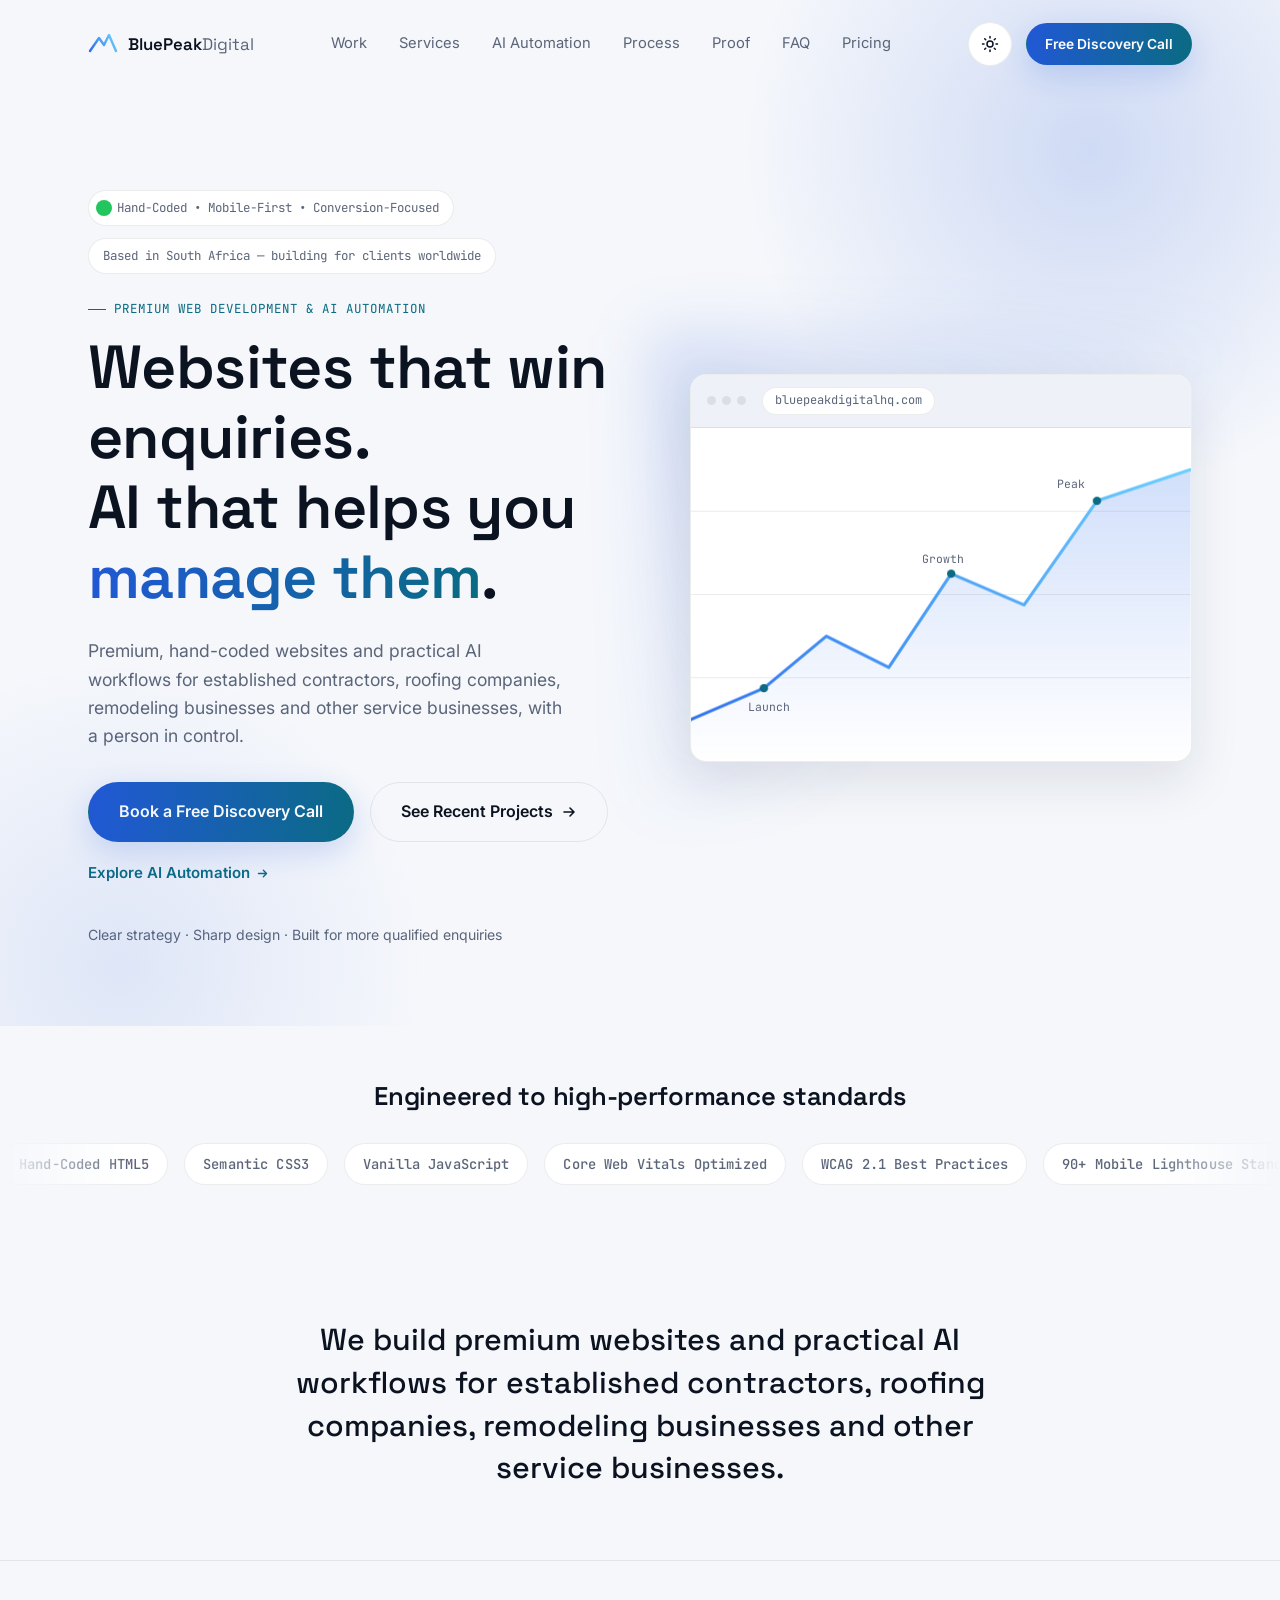
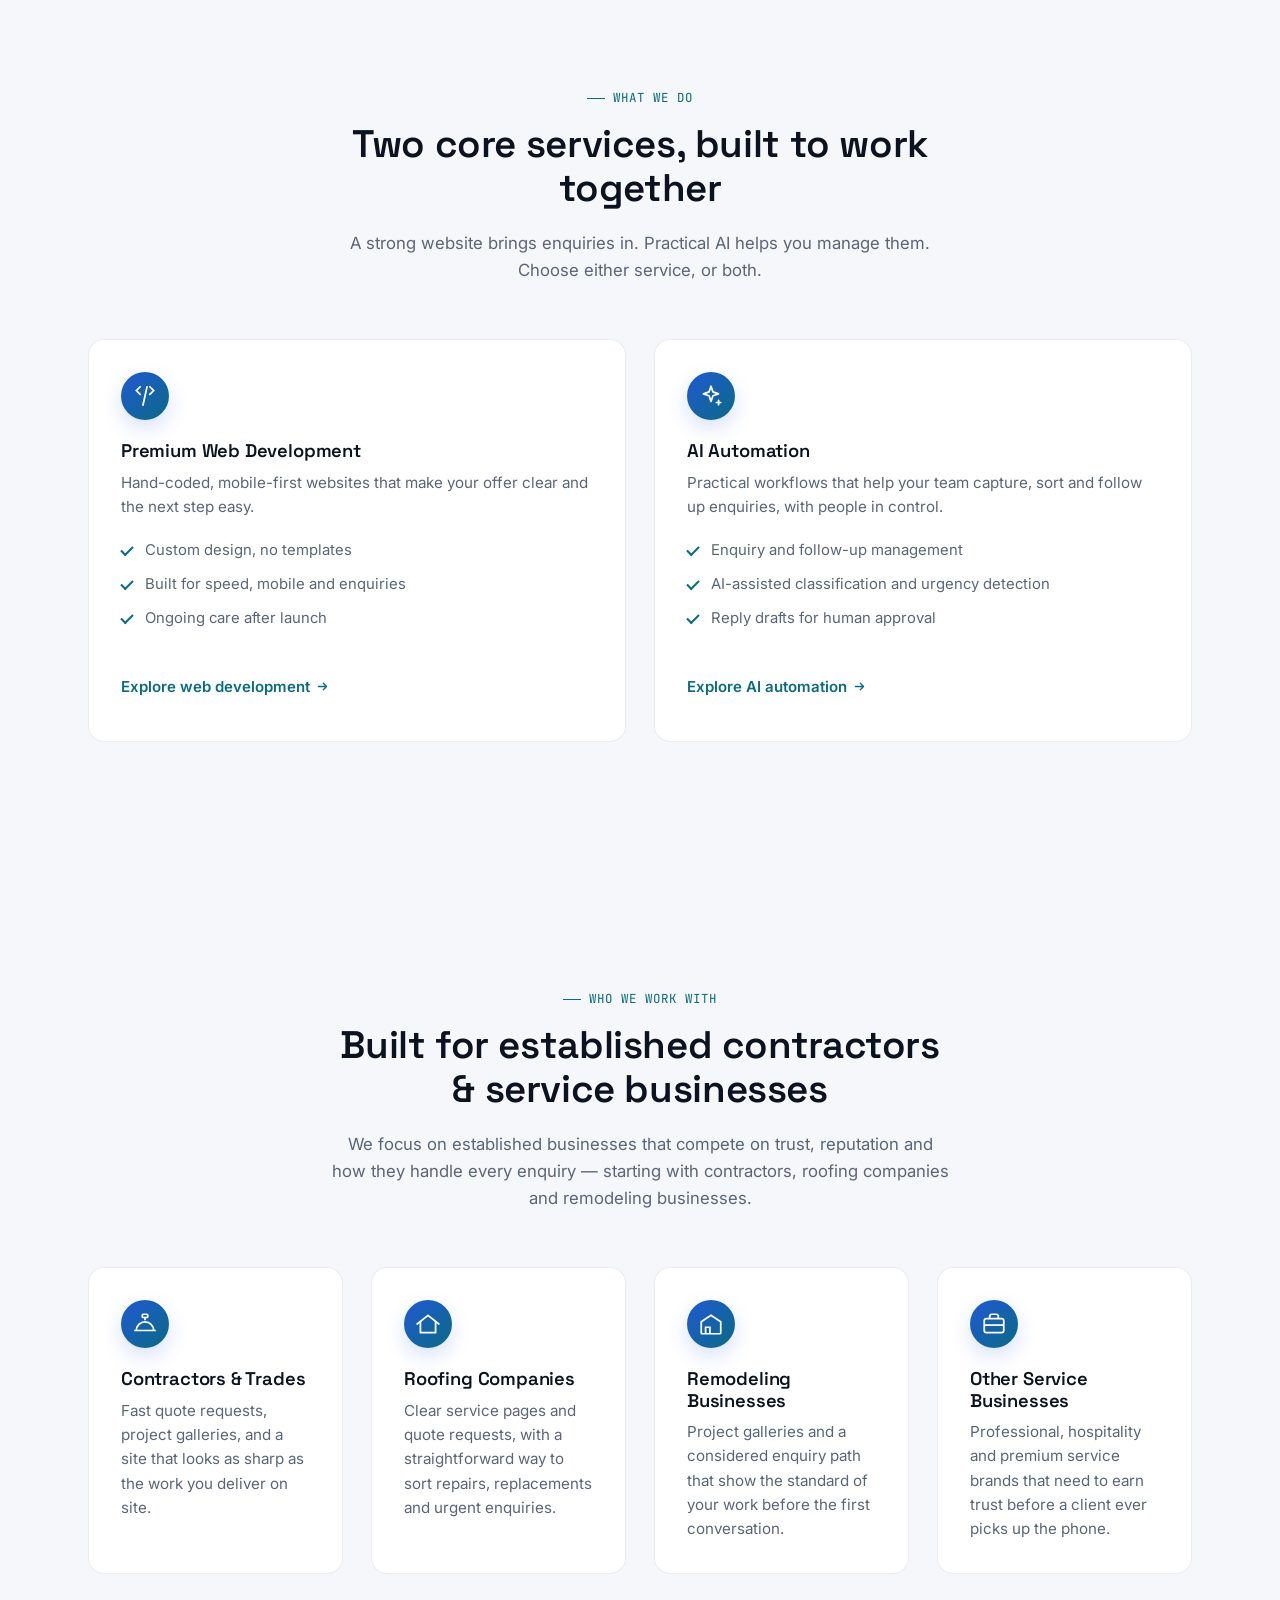
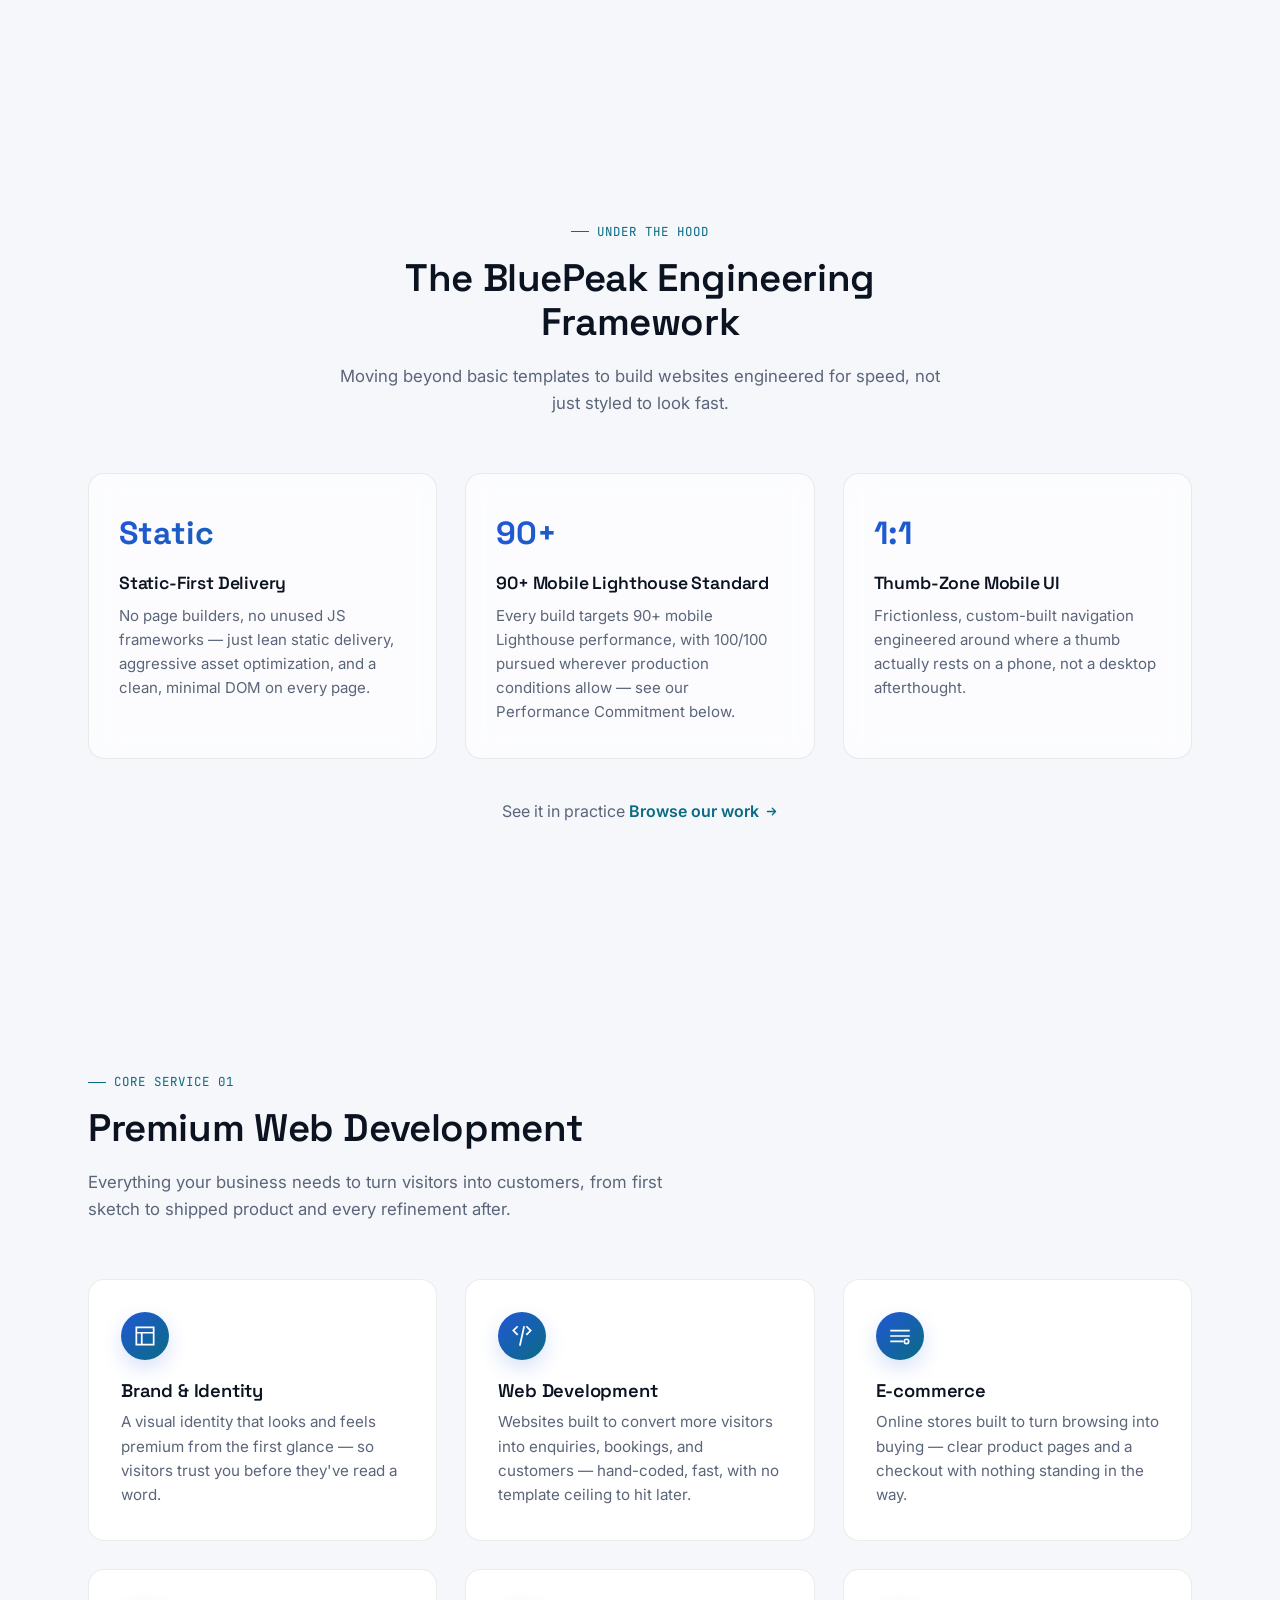
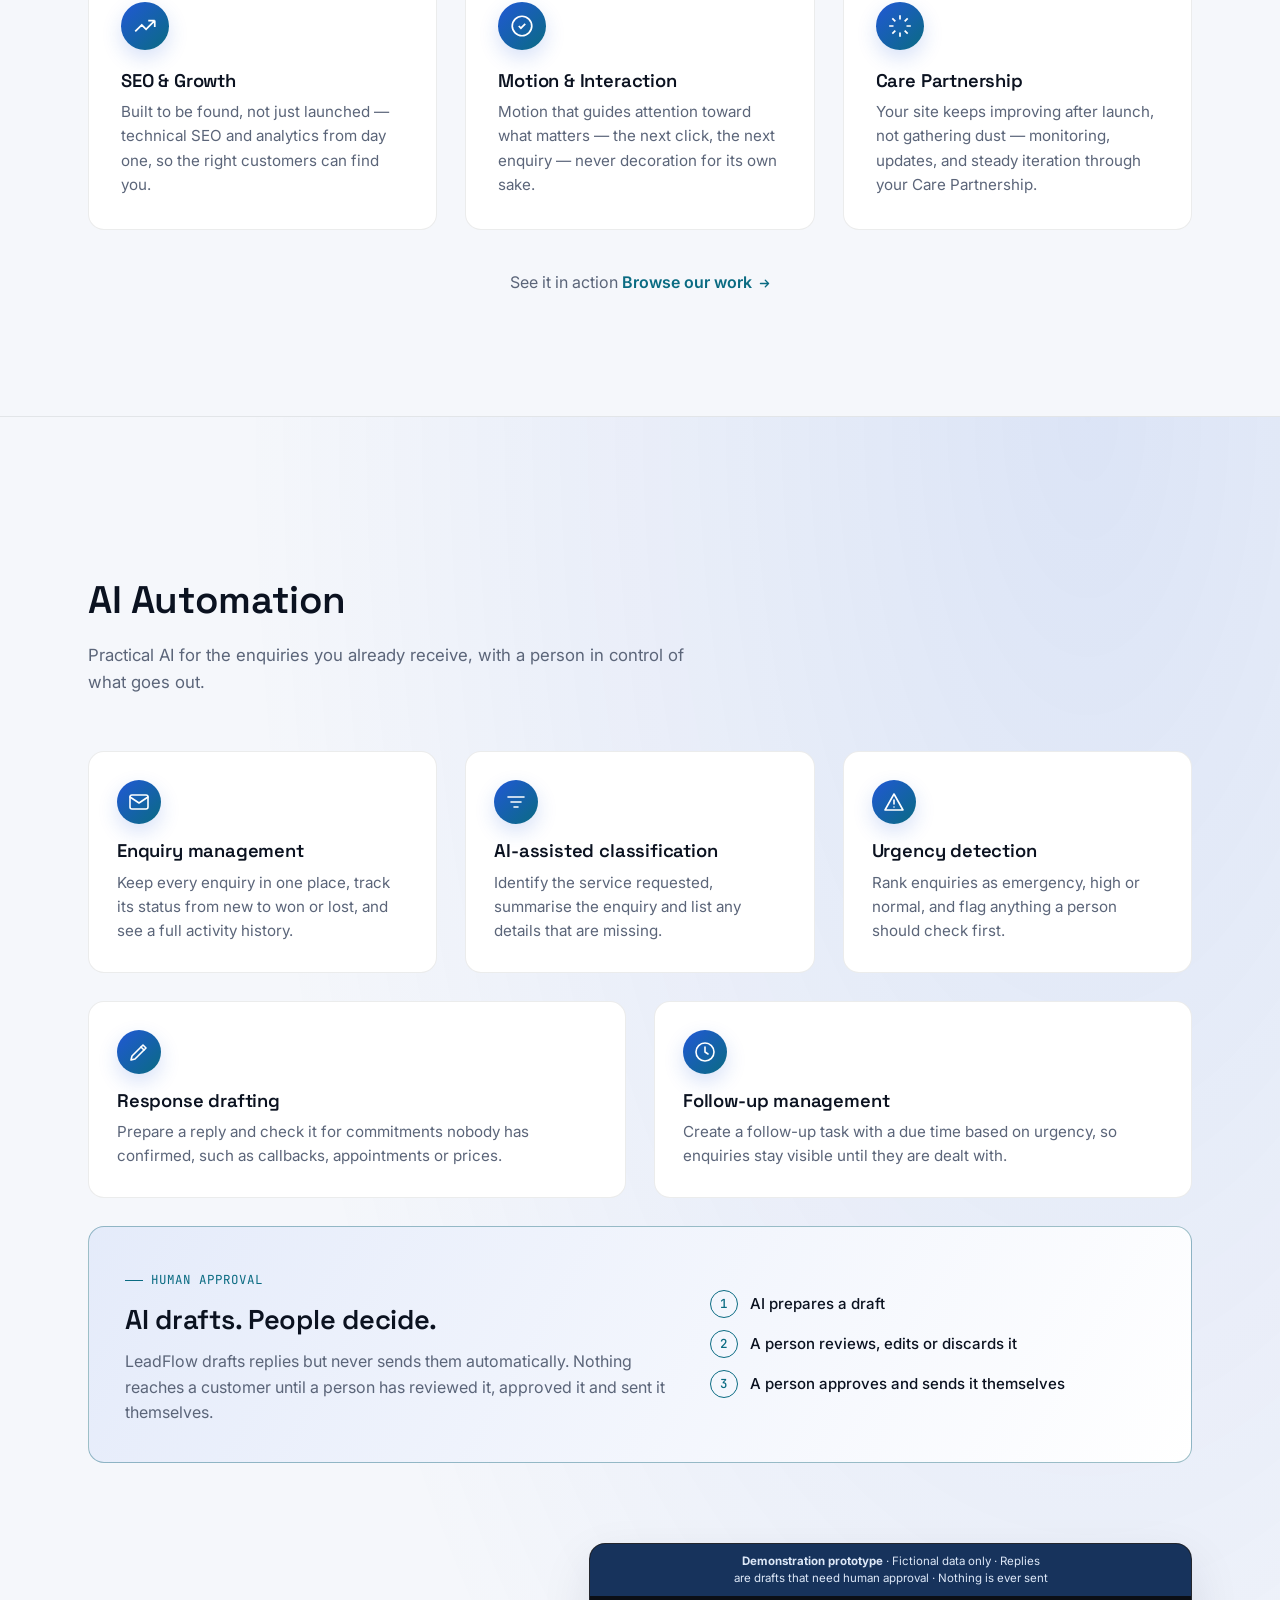
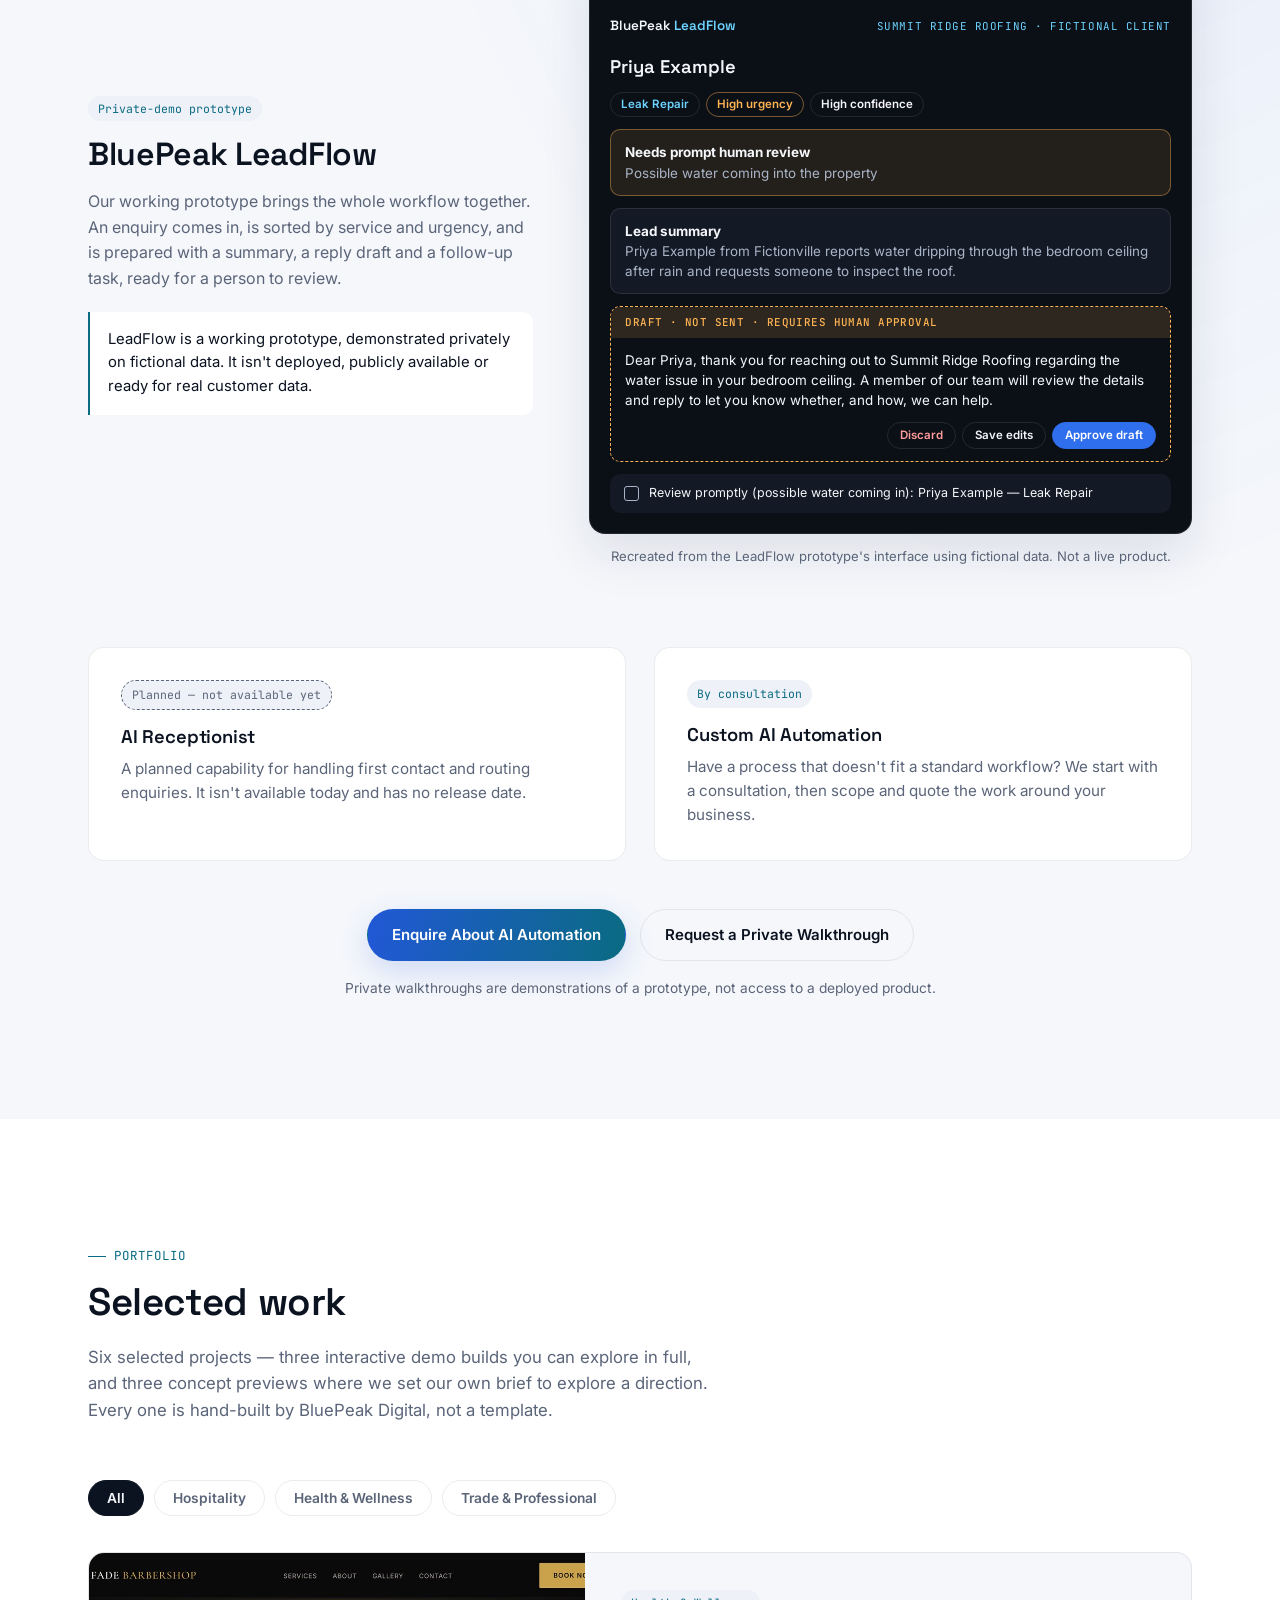
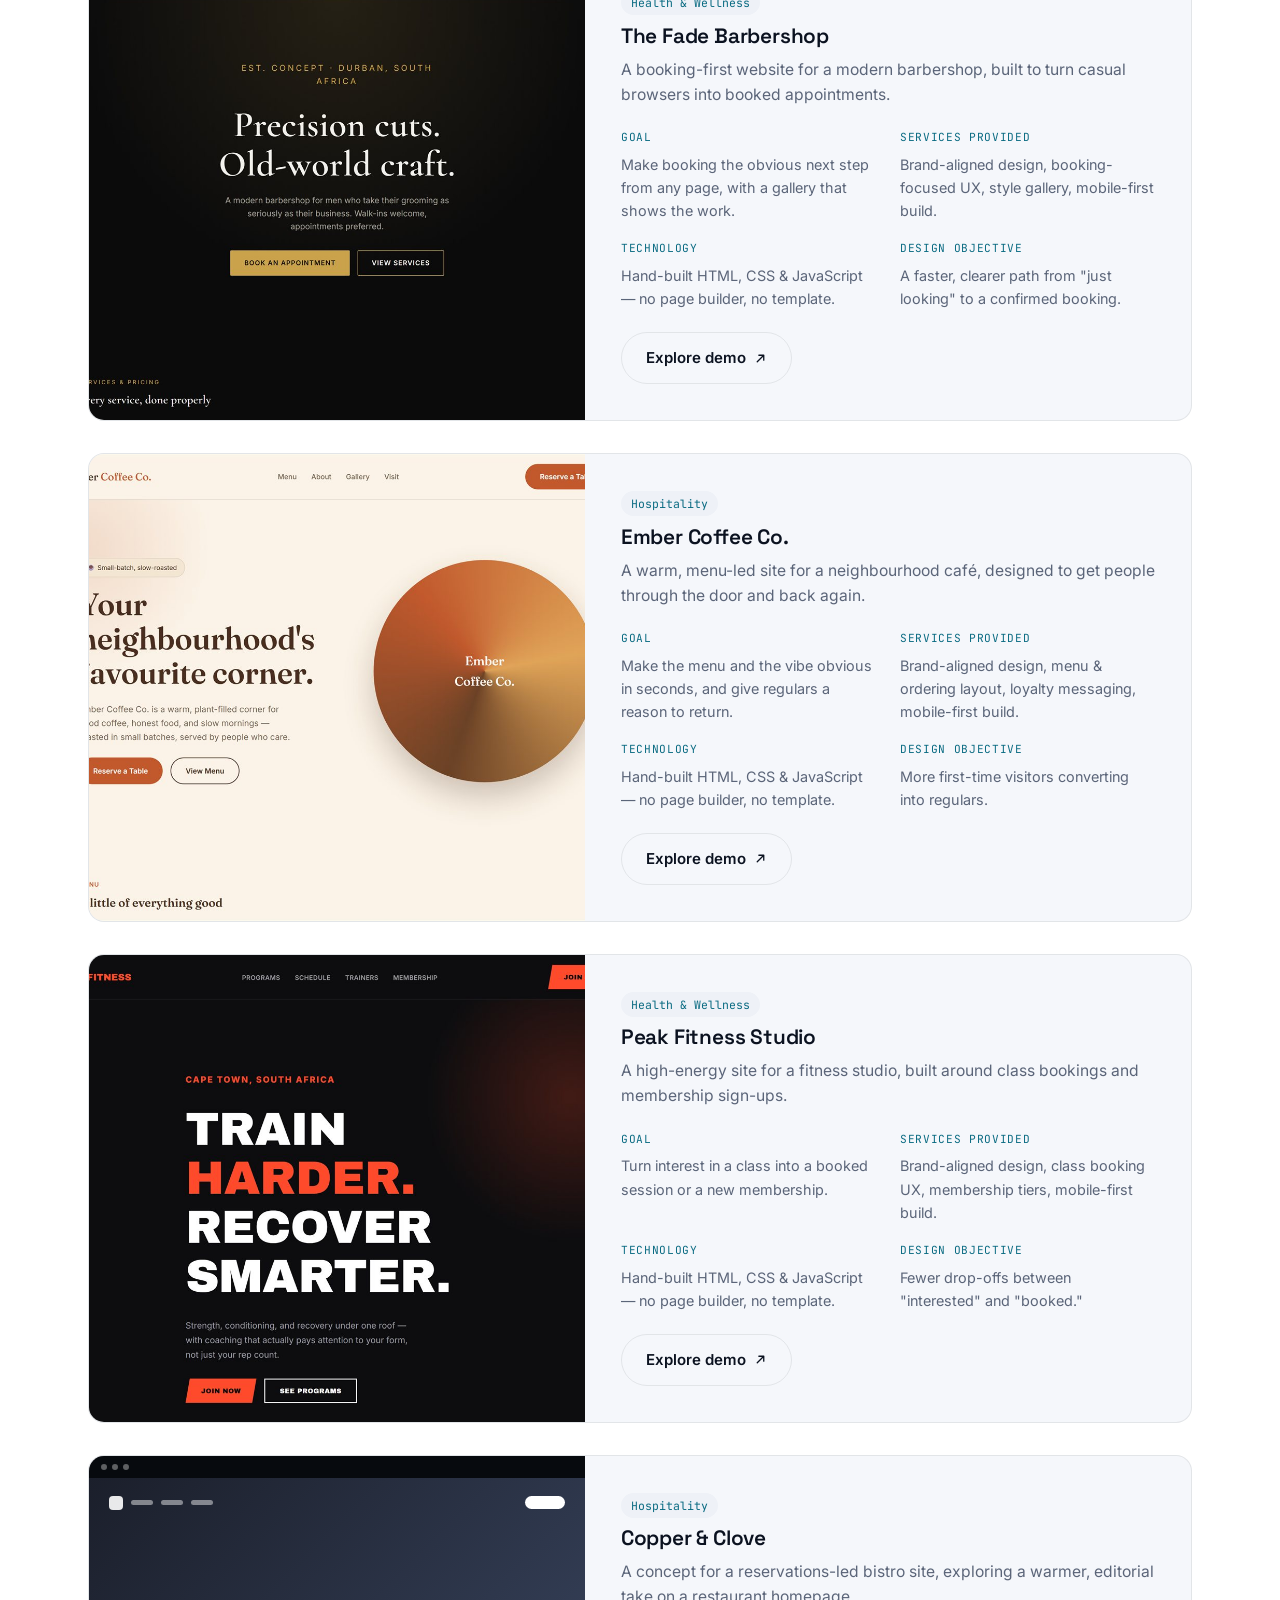
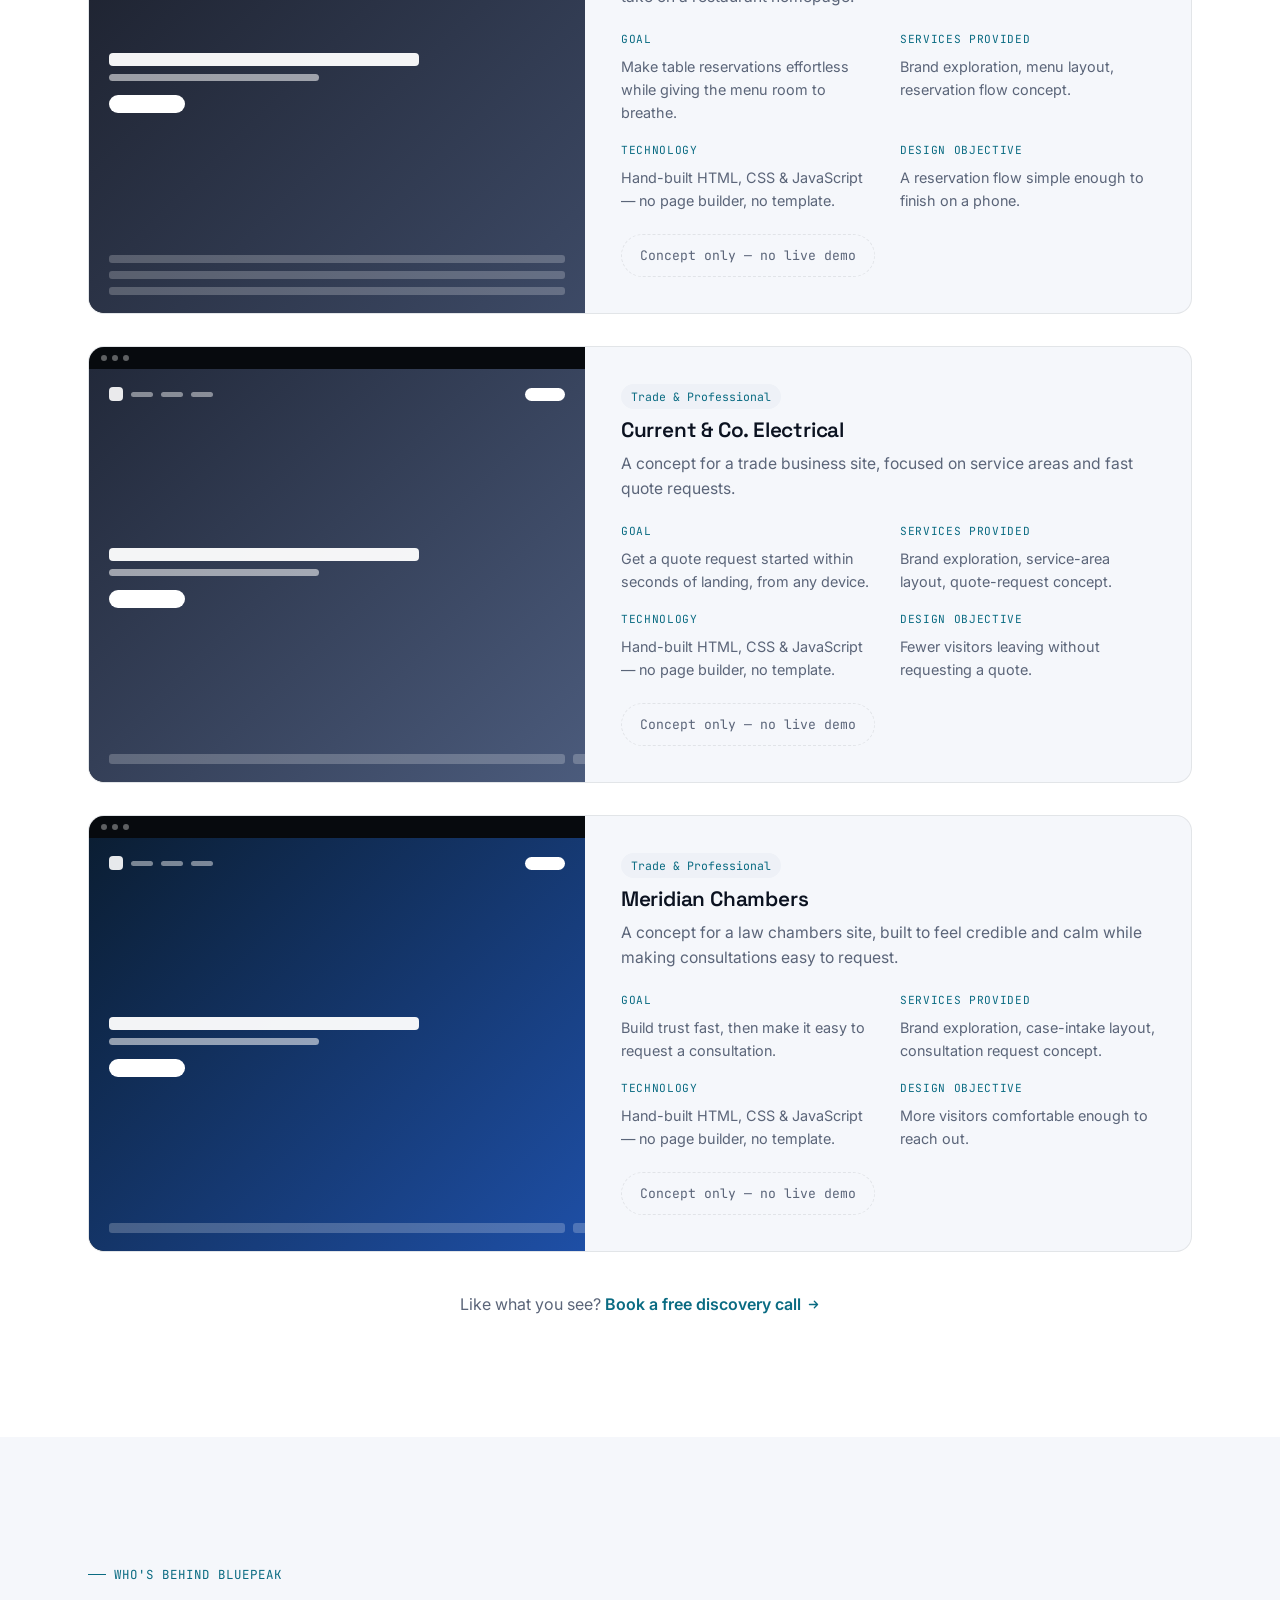
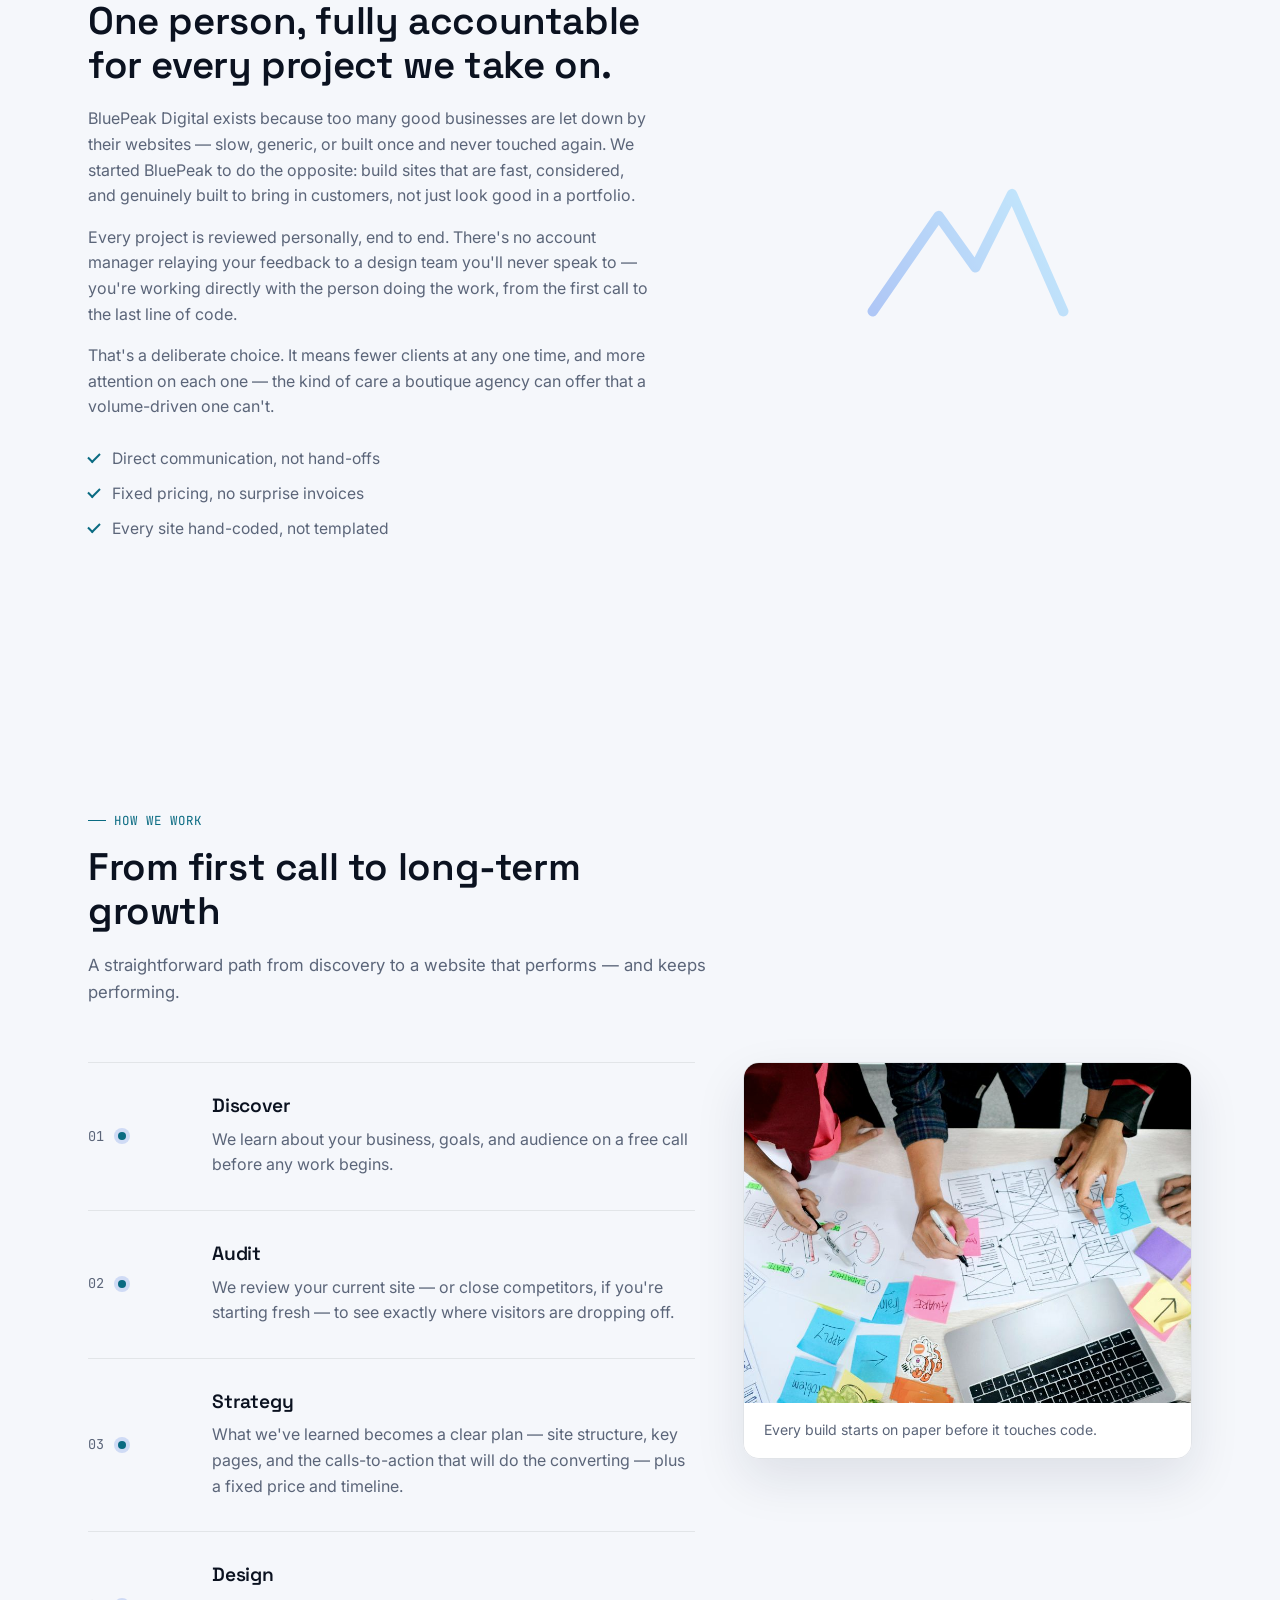
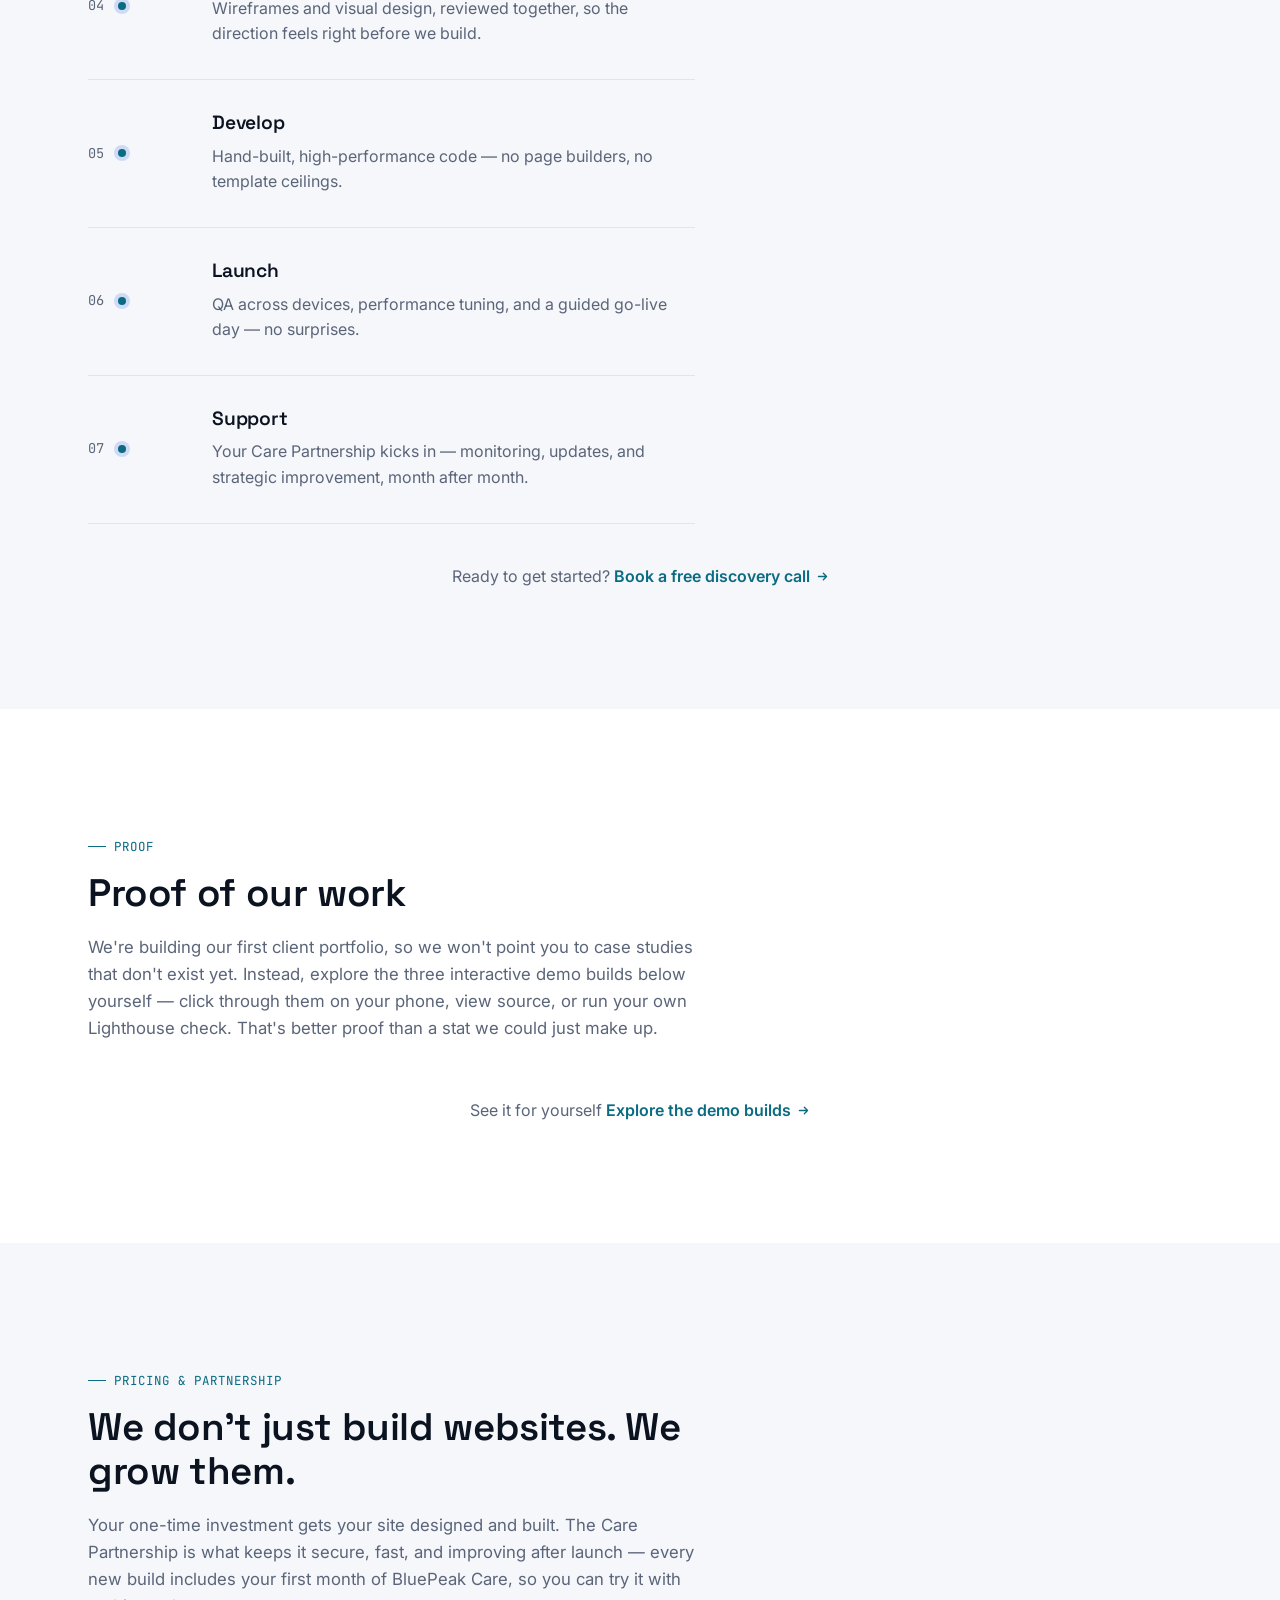
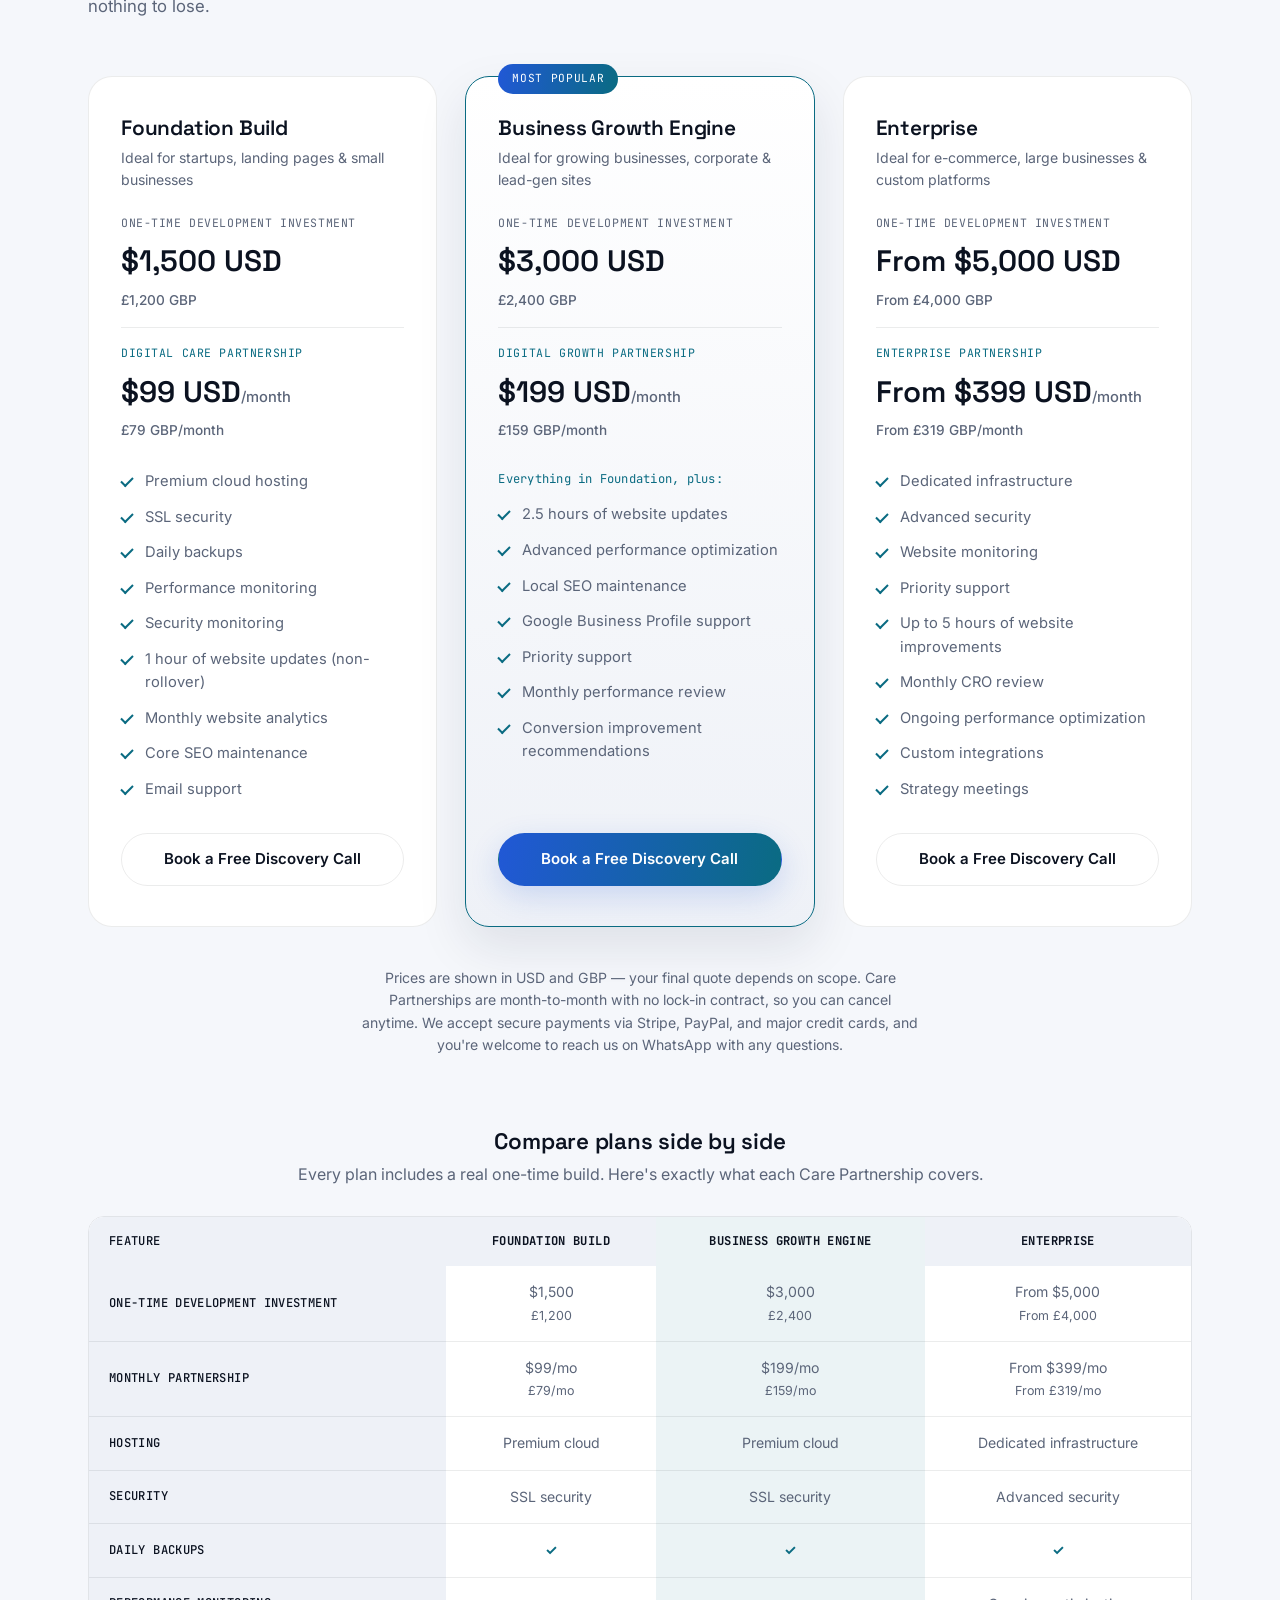
<file: index.html>
<!DOCTYPE html>
<html lang="en" data-theme="dark">
<head>
<meta charset="UTF-8">
<meta name="viewport" content="width=device-width, initial-scale=1.0">

<title>BluePeak Digital — Premium Web Development &amp; AI Automation</title>
<meta name="description" content="Premium web development and AI automation for established contractors, roofing companies, remodeling businesses and other service businesses.">
<meta name="robots" content="index, follow">
<link rel="canonical" href="https://bluepeakdigitalhq.com/">

<!-- Open Graph -->
<meta property="og:type" content="website">
<meta property="og:site_name" content="BluePeak Digital">
<meta property="og:title" content="BluePeak Digital — Premium Web Development &amp; AI Automation">
<meta property="og:description" content="Premium web development and AI automation for established contractors, roofing companies, remodeling businesses and other service businesses.">
<meta property="og:url" content="https://bluepeakdigitalhq.com/">
<meta property="og:image" content="https://bluepeakdigitalhq.com/assets/hero-abstract.jpg">
<meta property="og:image:width" content="987">
<meta property="og:image:height" content="650">
<meta property="og:locale" content="en_US">

<!-- Twitter Card -->
<meta name="twitter:card" content="summary_large_image">
<meta name="twitter:title" content="BluePeak Digital — Premium Web Development &amp; AI Automation">
<meta name="twitter:description" content="Premium web development and AI automation for established contractors, roofing companies, remodeling businesses and other service businesses.">
<meta name="twitter:image" content="https://bluepeakdigitalhq.com/assets/hero-abstract.jpg">

<link rel="preconnect" href="https://fonts.googleapis.com">
<link rel="preconnect" href="https://fonts.gstatic.com" crossorigin>
<link href="https://fonts.googleapis.com/css2?family=Space+Grotesk:wght@400;500;600;700&family=Inter:wght@400;500;600;700&family=JetBrains+Mono:wght@400;500&display=swap" rel="stylesheet">

<link rel="stylesheet" href="styles.css">
<link rel="icon" type="image/svg+xml" href="favicon.svg">
<meta name="theme-color" content="#0A0E14">

<script type="application/ld+json">
{
  "@context": "https://schema.org",
  "@graph": [
    {
      "@type": "ProfessionalService",
      "@id": "https://bluepeakdigitalhq.com/#organization",
      "name": "BluePeak Digital",
      "description": "Premium web development and AI automation for established contractors, roofing companies, remodeling businesses and other service businesses.",
      "url": "https://bluepeakdigitalhq.com/",
      "telephone": "+27665667254",
      "email": "hello@bluepeakdigitalhq.com",
      "priceRange": "$1500–$5000+",
      "image": "https://bluepeakdigitalhq.com/assets/hero-abstract.jpg",
      "logo": "https://bluepeakdigitalhq.com/favicon.svg",
      "areaServed": { "@type": "Place", "name": "Worldwide" }
    },
    {
      "@type": "FAQPage",
      "mainEntity": [
        {
          "@type": "Question",
          "name": "Why is there a monthly partnership fee?",
          "acceptedAnswer": {
            "@type": "Answer",
            "text": "Websites aren't set-and-forget — security patches, backups, hosting, and search rankings all need ongoing attention. The Care Partnership keeps your site secure, fast, and improving long after launch, for less than the cost of fixing a hacked or broken site later."
          }
        },
        {
          "@type": "Question",
          "name": "Can I cancel my Care Partnership?",
          "acceptedAnswer": {
            "@type": "Answer",
            "text": "Yes — there's no lock-in contract, and you can cancel anytime. The plan is designed to keep paying for itself in saved time, security, and steady improvements, not to lock you in."
          }
        },
        {
          "@type": "Question",
          "name": "What happens if I don't use my update hours?",
          "acceptedAnswer": {
            "@type": "Answer",
            "text": "Update hours don't roll over month to month, so unused hours simply reset. They're rarely wasted though — if you don't have a specific request, we can use them for small performance tweaks, content refreshes, or SEO housekeeping."
          }
        },
        {
          "@type": "Question",
          "name": "How quickly are changes completed?",
          "acceptedAnswer": {
            "@type": "Answer",
            "text": "Most update requests are actioned within 1–3 business days, with Growth and Enterprise partners getting priority turnaround. Larger requests are scoped and quoted separately if they go beyond your monthly hours."
          }
        },
        {
          "@type": "Question",
          "name": "Who owns the website?",
          "acceptedAnswer": {
            "@type": "Answer",
            "text": "You do. Once your project is paid in full, the design, code, and content belong to you outright — the Care Partnership is optional ongoing support, never a condition of ownership."
          }
        },
        {
          "@type": "Question",
          "name": "How long does a typical project take?",
          "acceptedAnswer": {
            "@type": "Answer",
            "text": "Most marketing sites take 2–4 weeks from kickoff to launch. E-commerce and larger platforms typically run 6–10 weeks depending on scope. You'll get a firm timeline before any work begins."
          }
        },
        {
          "@type": "Question",
          "name": "Is BluePeak LeadFlow available to use yet?",
          "acceptedAnswer": {
            "@type": "Answer",
            "text": "Not yet. LeadFlow is a working prototype, demonstrated privately on fictional data. It isn't deployed, publicly available or ready for real customer data. If you'd like to see it, you can request a private walkthrough."
          }
        },
        {
          "@type": "Question",
          "name": "Does LeadFlow reply to customers automatically?",
          "acceptedAnswer": {
            "@type": "Answer",
            "text": "No. LeadFlow drafts replies but never sends them automatically. A person reviews each draft, can edit or discard it, and sends any approved reply themselves."
          }
        },
        {
          "@type": "Question",
          "name": "How is AI automation priced?",
          "acceptedAnswer": {
            "@type": "Answer",
            "text": "AI automation is consultation-based. We start with a free initial discovery call, then scope and quote any work around your business. It isn't part of our website packages or Care Partnership plans."
          }
        }
      ]
    }
  ]
}
</script>
</head>
<body>

<a class="skip-link" href="#top">Skip to main content</a>

<!-- ============ NAV ============ -->
<header class="site-header" id="siteHeader">
  <div class="container header-inner">
    <a href="#top" class="logo" aria-label="BluePeakDigital Home">
      <svg class="logo-mark" width="30" height="30" viewBox="0 0 30 30" fill="none" xmlns="http://www.w3.org/2000/svg" aria-hidden="true">
        <path d="M2 22L11 9L16 16L21 6L28 22" stroke="url(#logoGrad)" stroke-width="2.4" stroke-linecap="round" stroke-linejoin="round"/>
        <defs>
          <linearGradient id="logoGrad" x1="2" y1="22" x2="28" y2="6" gradientUnits="userSpaceOnUse">
            <stop stop-color="#2F6FED"/>
            <stop offset="1" stop-color="#6DD3FF"/>
          </linearGradient>
        </defs>
      </svg>
      <span class="logo-text">BluePeak<span class="logo-text-thin">Digital</span></span>
    </a>

    <nav class="main-nav" id="mainNav" aria-label="Primary">
      <a href="#work">Work</a>
      <a href="#services">Services</a>
      <a href="#ai-automation">AI Automation</a>
      <a href="#process">Process</a>
      <a href="#proof">Proof</a>
      <a href="#faq">FAQ</a>
      <a href="#pricing">Pricing</a>
    </nav>

    <div class="header-actions">
      <button class="theme-toggle" id="themeToggle" aria-label="Toggle dark and light theme">
        <svg class="icon-sun" width="18" height="18" viewBox="0 0 24 24" fill="none" stroke="currentColor" stroke-width="2" stroke-linecap="round" aria-hidden="true"><circle cx="12" cy="12" r="4"/><path d="M12 2v2M12 20v2M4.9 4.9l1.4 1.4M17.7 17.7l1.4 1.4M2 12h2M20 12h2M4.9 19.1l1.4-1.4M17.7 6.3l1.4-1.4"/></svg>
        <svg class="icon-moon" width="18" height="18" viewBox="0 0 24 24" fill="none" stroke="currentColor" stroke-width="2" stroke-linecap="round" stroke-linejoin="round" aria-hidden="true"><path d="M21 12.8A9 9 0 1 1 11.2 3 7 7 0 0 0 21 12.8Z"/></svg>
      </button>
      <a href="#cta" class="btn btn-primary btn-sm">Free Discovery Call</a>
      <button class="nav-toggle" id="navToggle" aria-label="Open menu" aria-expanded="false">
        <span></span><span></span><span></span>
      </button>
    </div>
  </div>
</header>

<main id="top">

  <!-- ============ HERO ============ -->
  <section class="hero" id="hero">
    <div class="container hero-inner">
      <div class="hero-copy">
        <p class="status-pill reveal"><span class="status-dot" aria-hidden="true"></span>Hand-Coded • Mobile-First • Conversion-Focused</p>
        <p class="locale-badge reveal">Based in South Africa — building for clients worldwide</p>
        <p class="eyebrow reveal">Premium web development &amp; AI automation</p>
        <h1 class="hero-title reveal">
          Websites that win enquiries.<br>
          AI that helps you <span class="text-gradient">manage them</span>.
        </h1>
        <p class="hero-sub reveal">
          Premium, hand-coded websites and practical AI workflows for established contractors,
          roofing companies, remodeling businesses and other service businesses, with a person in control.
        </p>
        <div class="hero-actions reveal">
          <a href="#cta" class="btn btn-primary btn-lg">Book a Free Discovery Call</a>
          <a href="#work" class="btn btn-ghost btn-lg">
            See Recent Projects
            <svg width="16" height="16" viewBox="0 0 16 16" fill="none" aria-hidden="true"><path d="M3 8h10M9 4l4 4-4 4" stroke="currentColor" stroke-width="1.6" stroke-linecap="round" stroke-linejoin="round"/></svg>
          </a>
        </div>
        <a href="#ai-automation" class="hero-link reveal">
          Explore AI Automation
          <svg width="13" height="13" viewBox="0 0 16 16" fill="none" aria-hidden="true"><path d="M3 8h10M9 4l4 4-4 4" stroke="currentColor" stroke-width="1.6" stroke-linecap="round" stroke-linejoin="round"/></svg>
        </a>
        <div class="hero-trust reveal">
          <span>Clear strategy · Sharp design · Built for more qualified enquiries</span>
        </div>
      </div>

      <div class="hero-visual reveal" aria-hidden="true">
        <div class="browser-frame">
          <div class="browser-bar">
            <span class="browser-dot"></span>
            <span class="browser-dot"></span>
            <span class="browser-dot"></span>
            <span class="browser-url">bluepeakdigitalhq.com</span>
          </div>
          <svg class="peak-chart" viewBox="0 0 480 320" fill="none" xmlns="http://www.w3.org/2000/svg" aria-hidden="true">
            <defs>
              <linearGradient id="peakStroke" x1="0" y1="320" x2="480" y2="0" gradientUnits="userSpaceOnUse">
                <stop stop-color="#2F6FED"/>
                <stop offset="1" stop-color="#6DD3FF"/>
              </linearGradient>
              <linearGradient id="peakFill" x1="0" y1="0" x2="0" y2="320" gradientUnits="userSpaceOnUse">
                <stop stop-color="#2F6FED" stop-opacity="0.25"/>
                <stop offset="1" stop-color="#2F6FED" stop-opacity="0"/>
              </linearGradient>
            </defs>
            <g class="grid-lines">
              <line x1="0" y1="80" x2="480" y2="80"/>
              <line x1="0" y1="160" x2="480" y2="160"/>
              <line x1="0" y1="240" x2="480" y2="240"/>
            </g>
            <path class="peak-fill" d="M0 280 L70 250 L130 200 L190 230 L250 140 L320 170 L390 70 L480 40 L480 320 L0 320 Z" fill="url(#peakFill)"/>
            <path class="peak-line" d="M0 280 L70 250 L130 200 L190 230 L250 140 L320 170 L390 70 L480 40" stroke="url(#peakStroke)" stroke-width="3" stroke-linecap="round" stroke-linejoin="round"/>
            <circle class="peak-dot" cx="70" cy="250" r="4"/>
            <circle class="peak-dot" cx="250" cy="140" r="4"/>
            <circle class="peak-dot" cx="390" cy="70" r="4"/>
            <g class="peak-labels" font-family="JetBrains Mono, monospace" font-size="11">
              <text x="55" y="272">Launch</text>
              <text x="222" y="130">Growth</text>
              <text x="352" y="58">Peak</text>
            </g>
          </svg>
        </div>
      </div>
    </div>
  </section>

  <!-- ============ BUILD STANDARDS TICKER ============ -->
  <section class="stack-section" aria-label="How we build">
    <div class="container">
      <h2 class="stack-heading reveal">Engineered to high-performance standards</h2>
    </div>
    <div class="marquee stack-marquee">
      <div class="marquee-track" aria-hidden="true">
        <span>Hand-Coded HTML5</span><span>Semantic CSS3</span><span>Vanilla JavaScript</span><span>Core Web Vitals Optimized</span><span>WCAG 2.1 Best Practices</span><span>90+ Mobile Lighthouse Standard</span><span>SSL/TLS Encrypted</span><span>Formspree Secure Forms</span>
        <span>Hand-Coded HTML5</span><span>Semantic CSS3</span><span>Vanilla JavaScript</span><span>Core Web Vitals Optimized</span><span>WCAG 2.1 Best Practices</span><span>90+ Mobile Lighthouse Standard</span><span>SSL/TLS Encrypted</span><span>Formspree Secure Forms</span>
      </div>
    </div>
  </section>

  <!-- ============ POSITIONING STATEMENT ============ -->
  <section class="statement-band">
    <div class="container">
      <p class="statement-text reveal">We build premium websites and practical AI workflows for established contractors, roofing companies, remodeling businesses and other service businesses.</p>
    </div>
  </section>

  <!-- ============ CORE SERVICES ============ -->
  <section class="section" id="services">
    <div class="container">
      <div class="section-head reveal" style="margin-left:auto;margin-right:auto;text-align:center;">
        <p class="eyebrow reveal" style="justify-content:center;">What we do</p>
        <h2 class="section-title reveal">Two core services, built to work together</h2>
        <p class="section-sub reveal" style="margin-left:auto;margin-right:auto;">A strong website brings enquiries in. Practical AI helps you manage them. Choose either service, or both.</p>
      </div>

      <div class="grid core-services-grid">
        <article class="card service-card core-service-card reveal">
          <div class="card-icon">
            <svg width="26" height="26" viewBox="0 0 24 24" fill="none" stroke="currentColor" stroke-width="1.6" aria-hidden="true"><path d="M8 3 4 7l4 4M16 3l4 4-4 4M14 3l-4 18"/></svg>
          </div>
          <h3>Premium Web Development</h3>
          <p>Hand-coded, mobile-first websites that make your offer clear and the next step easy.</p>
          <ul class="policy-list">
            <li>Custom design, no templates</li>
            <li>Built for speed, mobile and enquiries</li>
            <li>Ongoing care after launch</li>
          </ul>
          <a class="core-service-link" href="#web-development">Explore web development <svg width="13" height="13" viewBox="0 0 16 16" fill="none" aria-hidden="true"><path d="M3 8h10M9 4l4 4-4 4" stroke="currentColor" stroke-width="1.6" stroke-linecap="round" stroke-linejoin="round"/></svg></a>
        </article>

        <article class="card service-card core-service-card reveal">
          <div class="card-icon">
            <svg width="26" height="26" viewBox="0 0 24 24" fill="none" stroke="currentColor" stroke-width="1.6" stroke-linecap="round" stroke-linejoin="round" aria-hidden="true"><path d="M12 3l1.8 5.2L19 10l-5.2 1.8L12 17l-1.8-5.2L5 10l5.2-1.8Z"/><path d="M19 16v4M17 18h4"/></svg>
          </div>
          <h3>AI Automation</h3>
          <p>Practical workflows that help your team capture, sort and follow up enquiries, with people in control.</p>
          <ul class="policy-list">
            <li>Enquiry and follow-up management</li>
            <li>AI-assisted classification and urgency detection</li>
            <li>Reply drafts for human approval</li>
          </ul>
          <a class="core-service-link" href="#ai-automation">Explore AI automation <svg width="13" height="13" viewBox="0 0 16 16" fill="none" aria-hidden="true"><path d="M3 8h10M9 4l4 4-4 4" stroke="currentColor" stroke-width="1.6" stroke-linecap="round" stroke-linejoin="round"/></svg></a>
        </article>
      </div>
    </div>
  </section>

  <!-- ============ WHO WE WORK WITH ============ -->
  <section class="section" id="industries">
    <div class="container">
      <div class="section-head reveal" style="margin-left:auto;margin-right:auto;text-align:center;">
        <p class="eyebrow reveal" style="justify-content:center;">Who we work with</p>
        <h2 class="section-title reveal">Built for established contractors &amp; service businesses</h2>
        <p class="section-sub reveal" style="margin-left:auto;margin-right:auto;">We focus on established businesses that compete on trust, reputation and how they handle every enquiry — starting with contractors, roofing companies and remodeling businesses.</p>
      </div>

      <div class="grid grid-4">
        <article class="card service-card reveal">
          <div class="card-icon">
            <svg width="26" height="26" viewBox="0 0 24 24" fill="none" stroke="currentColor" stroke-width="1.6" aria-hidden="true"><path d="M2 18h20M4 18a8 8 0 0 1 16 0Z"/><rect x="9.5" y="3" width="5" height="3" rx="1"/><path d="M12 6v2.5"/></svg>
          </div>
          <h3>Contractors &amp; Trades</h3>
          <p>Fast quote requests, project galleries, and a site that looks as sharp as the work you deliver on site.</p>
        </article>

        <article class="card service-card reveal">
          <div class="card-icon">
            <svg width="26" height="26" viewBox="0 0 24 24" fill="none" stroke="currentColor" stroke-width="1.6" stroke-linecap="round" stroke-linejoin="round" aria-hidden="true"><path d="M2 12 12 4l10 8"/><path d="M5 10v10h14V10"/></svg>
          </div>
          <h3>Roofing Companies</h3>
          <p>Clear service pages and quote requests, with a straightforward way to sort repairs, replacements and urgent enquiries.</p>
        </article>

        <article class="card service-card reveal">
          <div class="card-icon">
            <svg width="26" height="26" viewBox="0 0 24 24" fill="none" stroke="currentColor" stroke-width="1.6" aria-hidden="true"><path d="M3 21V10l9-6 9 6v11"/><path d="M3 21h18M7 21v-6h4v6"/></svg>
          </div>
          <h3>Remodeling Businesses</h3>
          <p>Project galleries and a considered enquiry path that show the standard of your work before the first conversation.</p>
        </article>

        <article class="card service-card reveal">
          <div class="card-icon">
            <svg width="26" height="26" viewBox="0 0 24 24" fill="none" stroke="currentColor" stroke-width="1.6" aria-hidden="true"><rect x="3" y="7" width="18" height="13" rx="2"/><path d="M8 7V5a2 2 0 0 1 2-2h4a2 2 0 0 1 2 2v2"/><path d="M3 13h18"/></svg>
          </div>
          <h3>Other Service Businesses</h3>
          <p>Professional, hospitality and premium service brands that need to earn trust before a client ever picks up the phone.</p>
        </article>
      </div>
    </div>
  </section>

  <!-- ============ ENGINEERING FRAMEWORK ============ -->
  <section class="section framework-section" id="engineering">
    <div class="container">
      <div class="section-head reveal" style="margin-left:auto;margin-right:auto;text-align:center;">
        <p class="eyebrow reveal" style="justify-content:center;">Under the hood</p>
        <h2 class="section-title reveal">The BluePeak Engineering Framework</h2>
        <p class="section-sub reveal" style="margin-left:auto;margin-right:auto;">Moving beyond basic templates to build websites engineered for speed, not just styled to look fast.</p>
      </div>

      <div class="grid grid-3 framework-grid">
        <article class="framework-card reveal">
          <span class="framework-metric text-gradient">Static</span>
          <h3>Static-First Delivery</h3>
          <p>No page builders, no unused JS frameworks — just lean static delivery, aggressive asset optimization, and a clean, minimal DOM on every page.</p>
        </article>

        <article class="framework-card reveal">
          <span class="framework-metric text-gradient">90+</span>
          <h3>90+ Mobile Lighthouse Standard</h3>
          <p>Every build targets 90+ mobile Lighthouse performance, with 100/100 pursued wherever production conditions allow — see our Performance Commitment below.</p>
        </article>

        <article class="framework-card reveal">
          <span class="framework-metric text-gradient">1:1</span>
          <h3>Thumb-Zone Mobile UI</h3>
          <p>Frictionless, custom-built navigation engineered around where a thumb actually rests on a phone, not a desktop afterthought.</p>
        </article>
      </div>

      <p class="section-cta reveal">See it in practice <a href="#work">Browse our work <svg width="13" height="13" viewBox="0 0 16 16" fill="none" aria-hidden="true"><path d="M3 8h10M9 4l4 4-4 4" stroke="currentColor" stroke-width="1.6" stroke-linecap="round" stroke-linejoin="round"/></svg></a></p>
    </div>
  </section>

  <!-- ============ PREMIUM WEB DEVELOPMENT ============ -->
  <section class="section" id="web-development">
    <div class="container">
      <div class="section-head">
        <p class="eyebrow reveal">Core service 01</p>
        <h2 class="section-title reveal">Premium Web Development</h2>
        <p class="section-sub reveal">Everything your business needs to turn visitors into customers, from first sketch to shipped product and every refinement after.</p>
      </div>

      <div class="grid grid-3">
        <article class="card service-card reveal">
          <div class="card-icon">
            <svg width="26" height="26" viewBox="0 0 24 24" fill="none" stroke="currentColor" stroke-width="1.6" aria-hidden="true"><path d="M4 4h16v16H4z"/><path d="M4 9h16M9 9v11"/></svg>
          </div>
          <h3>Brand &amp; Identity</h3>
          <p>A visual identity that looks and feels premium from the first glance — so visitors trust you before they've read a word.</p>
        </article>

        <article class="card service-card reveal">
          <div class="card-icon">
            <svg width="26" height="26" viewBox="0 0 24 24" fill="none" stroke="currentColor" stroke-width="1.6" aria-hidden="true"><path d="M8 3 4 7l4 4M16 3l4 4-4 4M14 3l-4 18"/></svg>
          </div>
          <h3>Web Development</h3>
          <p>Websites built to convert more visitors into enquiries, bookings, and customers — hand-coded, fast, with no template ceiling to hit later.</p>
        </article>

        <article class="card service-card reveal">
          <div class="card-icon">
            <svg width="26" height="26" viewBox="0 0 24 24" fill="none" stroke="currentColor" stroke-width="1.6" aria-hidden="true"><path d="M3 7h18M3 12h18M3 17h12"/><circle cx="18" cy="17" r="2"/></svg>
          </div>
          <h3>E-commerce</h3>
          <p>Online stores built to turn browsing into buying — clear product pages and a checkout with nothing standing in the way.</p>
        </article>

        <article class="card service-card reveal">
          <div class="card-icon">
            <svg width="26" height="26" viewBox="0 0 24 24" fill="none" stroke="currentColor" stroke-width="1.6" aria-hidden="true"><path d="M3 17l6-6 4 4 8-8M21 7v6M21 7h-6"/></svg>
          </div>
          <h3>SEO &amp; Growth</h3>
          <p>Built to be found, not just launched — technical SEO and analytics from day one, so the right customers can find you.</p>
        </article>

        <article class="card service-card reveal">
          <div class="card-icon">
            <svg width="26" height="26" viewBox="0 0 24 24" fill="none" stroke="currentColor" stroke-width="1.6" aria-hidden="true"><circle cx="12" cy="12" r="9"/><path d="M9 12l2 2 4-4"/></svg>
          </div>
          <h3>Motion &amp; Interaction</h3>
          <p>Motion that guides attention toward what matters — the next click, the next enquiry — never decoration for its own sake.</p>
        </article>

        <article class="card service-card reveal">
          <div class="card-icon">
            <svg width="26" height="26" viewBox="0 0 24 24" fill="none" stroke="currentColor" stroke-width="1.6" aria-hidden="true"><path d="M12 2v4M12 18v4M4.9 4.9l2.8 2.8M16.3 16.3l2.8 2.8M2 12h4M18 12h4M4.9 19.1l2.8-2.8M16.3 7.7l2.8-2.8"/></svg>
          </div>
          <h3>Care Partnership</h3>
          <p>Your site keeps improving after launch, not gathering dust — monitoring, updates, and steady iteration through your Care Partnership.</p>
        </article>
      </div>

      <p class="section-cta reveal">See it in action <a href="#work">Browse our work <svg width="13" height="13" viewBox="0 0 16 16" fill="none" aria-hidden="true"><path d="M3 8h10M9 4l4 4-4 4" stroke="currentColor" stroke-width="1.6" stroke-linecap="round" stroke-linejoin="round"/></svg></a></p>
    </div>
  </section>

  <!-- ============ AI AUTOMATION ============ -->
  <section class="section ai-section" id="ai-automation">
    <div class="container">
      <div class="section-head">
        <p class="eyebrow reveal">Core service 02</p>
        <h2 class="section-title reveal">AI Automation</h2>
        <p class="section-sub reveal">Practical AI for the enquiries you already receive, with a person in control of what goes out.</p>
      </div>

      <div class="grid ai-capabilities">
        <article class="card service-card reveal">
          <div class="card-icon">
            <svg width="24" height="24" viewBox="0 0 24 24" fill="none" stroke="currentColor" stroke-width="1.6" stroke-linecap="round" stroke-linejoin="round" aria-hidden="true"><path d="M3 7l9 6 9-6"/><rect x="3" y="5" width="18" height="14" rx="2"/></svg>
          </div>
          <h3>Enquiry management</h3>
          <p>Keep every enquiry in one place, track its status from new to won or lost, and see a full activity history.</p>
        </article>

        <article class="card service-card reveal">
          <div class="card-icon">
            <svg width="24" height="24" viewBox="0 0 24 24" fill="none" stroke="currentColor" stroke-width="1.6" stroke-linecap="round" stroke-linejoin="round" aria-hidden="true"><path d="M4 7h16M7 12h10M10 17h4"/></svg>
          </div>
          <h3>AI-assisted classification</h3>
          <p>Identify the service requested, summarise the enquiry and list any details that are missing.</p>
        </article>

        <article class="card service-card reveal">
          <div class="card-icon">
            <svg width="24" height="24" viewBox="0 0 24 24" fill="none" stroke="currentColor" stroke-width="1.6" stroke-linecap="round" stroke-linejoin="round" aria-hidden="true"><path d="M12 4 3 20h18Z"/><path d="M12 10v4M12 17h.01"/></svg>
          </div>
          <h3>Urgency detection</h3>
          <p>Rank enquiries as emergency, high or normal, and flag anything a person should check first.</p>
        </article>

        <article class="card service-card reveal">
          <div class="card-icon">
            <svg width="24" height="24" viewBox="0 0 24 24" fill="none" stroke="currentColor" stroke-width="1.6" stroke-linecap="round" stroke-linejoin="round" aria-hidden="true"><path d="M4 20l1-4L16 5l3 3L8 19Z"/><path d="M14 7l3 3"/></svg>
          </div>
          <h3>Response drafting</h3>
          <p>Prepare a reply and check it for commitments nobody has confirmed, such as callbacks, appointments or prices.</p>
        </article>

        <article class="card service-card reveal">
          <div class="card-icon">
            <svg width="24" height="24" viewBox="0 0 24 24" fill="none" stroke="currentColor" stroke-width="1.6" stroke-linecap="round" stroke-linejoin="round" aria-hidden="true"><circle cx="12" cy="12" r="9"/><path d="M12 7v5l3 2"/></svg>
          </div>
          <h3>Follow-up management</h3>
          <p>Create a follow-up task with a due time based on urgency, so enquiries stay visible until they are dealt with.</p>
        </article>
      </div>

      <div class="ai-approval reveal">
        <div class="ai-approval-copy">
          <p class="eyebrow">Human approval</p>
          <h3>AI drafts. People decide.</h3>
          <p>LeadFlow drafts replies but never sends them automatically. Nothing reaches a customer until a person has reviewed it, approved it and sent it themselves.</p>
        </div>
        <ol class="ai-approval-steps">
          <li><span>1</span>AI prepares a draft</li>
          <li><span>2</span>A person reviews, edits or discards it</li>
          <li><span>3</span>A person approves and sends it themselves</li>
        </ol>
      </div>

      <div class="leadflow-showcase">
        <div class="leadflow-copy reveal">
          <span class="tag">Private-demo prototype</span>
          <h3>BluePeak LeadFlow</h3>
          <p>Our working prototype brings the whole workflow together. An enquiry comes in, is sorted by service and urgency, and is prepared with a summary, a reply draft and a follow-up task, ready for a person to review.</p>
          <p class="leadflow-disclosure">LeadFlow is a working prototype, demonstrated privately on fictional data. It isn't deployed, publicly available or ready for real customer data.</p>
        </div>

        <figure class="leadflow-figure reveal">
          <div class="lf-mock" role="img" aria-label="Recreated LeadFlow screen using fictional data. A lead for Summit Ridge Roofing, a fictional client, is marked Leak Repair and high urgency, flagged for prompt human review, and shows a reply draft labelled not sent, requires human approval.">
            <div class="lf-banner"><strong>Demonstration prototype</strong> · Fictional data only · Replies are drafts that need human approval · Nothing is ever sent</div>
            <div class="lf-body">
              <div class="lf-head">
                <p class="lf-brand">BluePeak <span>LeadFlow</span></p>
                <p class="lf-client">Summit Ridge Roofing · fictional client</p>
              </div>
              <p class="lf-name">Priya Example</p>
              <div class="lf-chips">
                <span class="lf-chip">Leak Repair</span>
                <span class="lf-chip lf-chip--amber">High urgency</span>
                <span class="lf-chip lf-chip--plain">High confidence</span>
              </div>
              <div class="lf-alert">
                <strong>Needs prompt human review</strong>
                <p>Possible water coming into the property</p>
              </div>
              <div class="lf-panel">
                <strong>Lead summary</strong>
                <p>Priya Example from Fictionville reports water dripping through the bedroom ceiling after rain and requests someone to inspect the roof.</p>
              </div>
              <div class="lf-draft">
                <p class="lf-draft-label">Draft · Not sent · Requires human approval</p>
                <p>Dear Priya, thank you for reaching out to Summit Ridge Roofing regarding the water issue in your bedroom ceiling. A member of our team will review the details and reply to let you know whether, and how, we can help.</p>
                <div class="lf-actions">
                  <span class="lf-action lf-action--danger">Discard</span>
                  <span class="lf-action">Save edits</span>
                  <span class="lf-action lf-action--primary">Approve draft</span>
                </div>
              </div>
              <div class="lf-task">
                <i></i>
                <p>Review promptly (possible water coming in): Priya Example — Leak Repair</p>
              </div>
            </div>
          </div>
          <figcaption>Recreated from the LeadFlow prototype's interface using fictional data. Not a live product.</figcaption>
        </figure>
      </div>

      <div class="grid ai-next-grid">
        <article class="card reveal">
          <span class="tag tag--planned">Planned — not available yet</span>
          <h3>AI Receptionist</h3>
          <p>A planned capability for handling first contact and routing enquiries. It isn't available today and has no release date.</p>
        </article>

        <article class="card reveal">
          <span class="tag">By consultation</span>
          <h3>Custom AI Automation</h3>
          <p>Have a process that doesn't fit a standard workflow? We start with a consultation, then scope and quote the work around your business.</p>
        </article>
      </div>

      <div class="ai-cta reveal">
        <div class="ai-cta-actions">
          <a href="#ctaForm" class="btn btn-primary" data-service="ai-automation">Enquire About AI Automation</a>
          <a href="#ctaForm" class="btn btn-ghost" data-service="ai-automation" data-message="I'd like to request a private LeadFlow walkthrough.">Request a Private Walkthrough</a>
        </div>
        <p>Private walkthroughs are demonstrations of a prototype, not access to a deployed product.</p>
      </div>
    </div>
  </section>

  <!-- ============ PORTFOLIO ============ -->
  <section class="section section-alt" id="work">
    <div class="container">
      <div class="section-head">
        <p class="eyebrow reveal">Portfolio</p>
        <h2 class="section-title reveal">Selected work</h2>
        <p class="section-sub reveal">Six selected projects — three interactive demo builds you can explore in full, and three concept previews where we set our own brief to explore a direction. Every one is hand-built by BluePeak Digital, not a template.</p>
      </div>

      <div class="filter-tabs reveal" role="group" aria-label="Filter portfolio">
        <button class="filter-tab is-active" data-filter="all" aria-pressed="true">All</button>
        <button class="filter-tab" data-filter="hospitality" aria-pressed="false">Hospitality</button>
        <button class="filter-tab" data-filter="health" aria-pressed="false">Health &amp; Wellness</button>
        <button class="filter-tab" data-filter="trade" aria-pressed="false">Trade &amp; Professional</button>
      </div>

      <div class="case-study-list" id="portfolioGrid">
        <article class="portfolio-card case-study reveal" data-category="health">
          <a class="case-study-media" href="portfolio/barbershop/index.html" target="_blank" rel="noopener" aria-label="Explore demo: The Fade Barbershop">
            <img src="assets/portfolio/barbershop.jpg" width="1200" height="900" loading="lazy" alt="The Fade Barbershop homepage — dark, gold-accented barbershop website built by BluePeak Digital">
            <span class="case-study-media-label" aria-hidden="true">Explore demo ↗</span>
          </a>
          <div class="case-study-body">
            <div class="case-study-head">
              <span class="tag">Health &amp; Wellness</span>
              <h3>The Fade Barbershop</h3>
              <p class="case-study-summary">A booking-first website for a modern barbershop, built to turn casual browsers into booked appointments.</p>
            </div>
            <dl class="case-study-meta">
              <div>
                <dt>Goal</dt>
                <dd>Make booking the obvious next step from any page, with a gallery that shows the work.</dd>
              </div>
              <div>
                <dt>Services provided</dt>
                <dd>Brand-aligned design, booking-focused UX, style gallery, mobile-first build.</dd>
              </div>
              <div>
                <dt>Technology</dt>
                <dd>Hand-built HTML, CSS &amp; JavaScript — no page builder, no template.</dd>
              </div>
              <div>
                <dt>Design objective</dt>
                <dd>A faster, clearer path from "just looking" to a confirmed booking.</dd>
              </div>
            </dl>
            <a class="btn btn-ghost case-study-cta" href="portfolio/barbershop/index.html" target="_blank" rel="noopener">
              Explore demo
              <svg width="13" height="13" viewBox="0 0 16 16" fill="none" aria-hidden="true"><path d="M4 12 12 4M6 4h6v6" stroke="currentColor" stroke-width="1.6" stroke-linecap="round" stroke-linejoin="round"/></svg>
            </a>
          </div>
        </article>

        <article class="portfolio-card case-study reveal" data-category="hospitality">
          <a class="case-study-media" href="portfolio/cafe/index.html" target="_blank" rel="noopener" aria-label="Explore demo: Ember Coffee Co.">
            <img src="assets/portfolio/cafe.jpg" width="1200" height="900" loading="lazy" alt="Ember Coffee Co. homepage — warm, cream and terracotta café website built by BluePeak Digital">
            <span class="case-study-media-label" aria-hidden="true">Explore demo ↗</span>
          </a>
          <div class="case-study-body">
            <div class="case-study-head">
              <span class="tag">Hospitality</span>
              <h3>Ember Coffee Co.</h3>
              <p class="case-study-summary">A warm, menu-led site for a neighbourhood café, designed to get people through the door and back again.</p>
            </div>
            <dl class="case-study-meta">
              <div>
                <dt>Goal</dt>
                <dd>Make the menu and the vibe obvious in seconds, and give regulars a reason to return.</dd>
              </div>
              <div>
                <dt>Services provided</dt>
                <dd>Brand-aligned design, menu &amp; ordering layout, loyalty messaging, mobile-first build.</dd>
              </div>
              <div>
                <dt>Technology</dt>
                <dd>Hand-built HTML, CSS &amp; JavaScript — no page builder, no template.</dd>
              </div>
              <div>
                <dt>Design objective</dt>
                <dd>More first-time visitors converting into regulars.</dd>
              </div>
            </dl>
            <a class="btn btn-ghost case-study-cta" href="portfolio/cafe/index.html" target="_blank" rel="noopener">
              Explore demo
              <svg width="13" height="13" viewBox="0 0 16 16" fill="none" aria-hidden="true"><path d="M4 12 12 4M6 4h6v6" stroke="currentColor" stroke-width="1.6" stroke-linecap="round" stroke-linejoin="round"/></svg>
            </a>
          </div>
        </article>

        <article class="portfolio-card case-study reveal" data-category="health">
          <a class="case-study-media" href="portfolio/gym/index.html" target="_blank" rel="noopener" aria-label="Explore demo: Peak Fitness Studio">
            <img src="assets/portfolio/gym.jpg" width="1200" height="900" loading="lazy" alt="Peak Fitness Studio homepage — bold black and orange gym website built by BluePeak Digital">
            <span class="case-study-media-label" aria-hidden="true">Explore demo ↗</span>
          </a>
          <div class="case-study-body">
            <div class="case-study-head">
              <span class="tag">Health &amp; Wellness</span>
              <h3>Peak Fitness Studio</h3>
              <p class="case-study-summary">A high-energy site for a fitness studio, built around class bookings and membership sign-ups.</p>
            </div>
            <dl class="case-study-meta">
              <div>
                <dt>Goal</dt>
                <dd>Turn interest in a class into a booked session or a new membership.</dd>
              </div>
              <div>
                <dt>Services provided</dt>
                <dd>Brand-aligned design, class booking UX, membership tiers, mobile-first build.</dd>
              </div>
              <div>
                <dt>Technology</dt>
                <dd>Hand-built HTML, CSS &amp; JavaScript — no page builder, no template.</dd>
              </div>
              <div>
                <dt>Design objective</dt>
                <dd>Fewer drop-offs between "interested" and "booked."</dd>
              </div>
            </dl>
            <a class="btn btn-ghost case-study-cta" href="portfolio/gym/index.html" target="_blank" rel="noopener">
              Explore demo
              <svg width="13" height="13" viewBox="0 0 16 16" fill="none" aria-hidden="true"><path d="M4 12 12 4M6 4h6v6" stroke="currentColor" stroke-width="1.6" stroke-linecap="round" stroke-linejoin="round"/></svg>
            </a>
          </div>
        </article>

        <article class="portfolio-card case-study reveal" data-category="hospitality">
          <div class="case-study-media">
            <div class="site-mockup" aria-hidden="true">
              <div class="site-mockup-bar"><span class="site-dot"></span><span class="site-dot"></span><span class="site-dot"></span></div>
              <div class="site-mockup-body" style="--mockup-grad: linear-gradient(135deg,#1B1F2B,#3D4A66,#8FA8D6);">
                <div class="site-mockup-nav">
                  <span class="site-mockup-logo"></span>
                  <span class="site-mockup-link"></span><span class="site-mockup-link"></span><span class="site-mockup-link"></span>
                  <span class="site-mockup-cta"></span>
                </div>
                <div class="site-mockup-hero">
                  <span class="site-mockup-headline"></span>
                  <span class="site-mockup-subline"></span>
                  <span class="site-mockup-button"></span>
                </div>
                <div class="site-mockup-grid site-mockup-grid--menu">
                  <span></span><span></span><span></span>
                </div>
              </div>
            </div>
            <span class="case-study-media-label">Concept preview ↗</span>
          </div>
          <div class="case-study-body">
            <div class="case-study-head">
              <span class="tag">Hospitality</span>
              <h3>Copper &amp; Clove</h3>
              <p class="case-study-summary">A concept for a reservations-led bistro site, exploring a warmer, editorial take on a restaurant homepage.</p>
            </div>
            <dl class="case-study-meta">
              <div>
                <dt>Goal</dt>
                <dd>Make table reservations effortless while giving the menu room to breathe.</dd>
              </div>
              <div>
                <dt>Services provided</dt>
                <dd>Brand exploration, menu layout, reservation flow concept.</dd>
              </div>
              <div>
                <dt>Technology</dt>
                <dd>Hand-built HTML, CSS &amp; JavaScript — no page builder, no template.</dd>
              </div>
              <div>
                <dt>Design objective</dt>
                <dd>A reservation flow simple enough to finish on a phone.</dd>
              </div>
            </dl>
            <span class="case-study-cta case-study-cta--concept">Concept only — no live demo</span>
          </div>
        </article>

        <article class="portfolio-card case-study reveal" data-category="trade">
          <div class="case-study-media">
            <div class="site-mockup" aria-hidden="true">
              <div class="site-mockup-bar"><span class="site-dot"></span><span class="site-dot"></span><span class="site-dot"></span></div>
              <div class="site-mockup-body" style="--mockup-grad: linear-gradient(135deg,#22293A,#4B5B7C,#9FB6E0);">
                <div class="site-mockup-nav">
                  <span class="site-mockup-logo"></span>
                  <span class="site-mockup-link"></span><span class="site-mockup-link"></span><span class="site-mockup-link"></span>
                  <span class="site-mockup-cta"></span>
                </div>
                <div class="site-mockup-hero">
                  <span class="site-mockup-headline"></span>
                  <span class="site-mockup-subline"></span>
                  <span class="site-mockup-button"></span>
                </div>
                <div class="site-mockup-grid site-mockup-grid--list">
                  <span></span><span></span><span></span>
                </div>
              </div>
            </div>
            <span class="case-study-media-label">Concept preview ↗</span>
          </div>
          <div class="case-study-body">
            <div class="case-study-head">
              <span class="tag">Trade &amp; Professional</span>
              <h3>Current &amp; Co. Electrical</h3>
              <p class="case-study-summary">A concept for a trade business site, focused on service areas and fast quote requests.</p>
            </div>
            <dl class="case-study-meta">
              <div>
                <dt>Goal</dt>
                <dd>Get a quote request started within seconds of landing, from any device.</dd>
              </div>
              <div>
                <dt>Services provided</dt>
                <dd>Brand exploration, service-area layout, quote-request concept.</dd>
              </div>
              <div>
                <dt>Technology</dt>
                <dd>Hand-built HTML, CSS &amp; JavaScript — no page builder, no template.</dd>
              </div>
              <div>
                <dt>Design objective</dt>
                <dd>Fewer visitors leaving without requesting a quote.</dd>
              </div>
            </dl>
            <span class="case-study-cta case-study-cta--concept">Concept only — no live demo</span>
          </div>
        </article>

        <article class="portfolio-card case-study reveal" data-category="trade">
          <div class="case-study-media">
            <div class="site-mockup" aria-hidden="true">
              <div class="site-mockup-bar"><span class="site-dot"></span><span class="site-dot"></span><span class="site-dot"></span></div>
              <div class="site-mockup-body" style="--mockup-grad: linear-gradient(135deg,#0B1E33,#1E4FA6,#6DD3FF);">
                <div class="site-mockup-nav">
                  <span class="site-mockup-logo"></span>
                  <span class="site-mockup-link"></span><span class="site-mockup-link"></span><span class="site-mockup-link"></span>
                  <span class="site-mockup-cta"></span>
                </div>
                <div class="site-mockup-hero">
                  <span class="site-mockup-headline"></span>
                  <span class="site-mockup-subline"></span>
                  <span class="site-mockup-button"></span>
                </div>
                <div class="site-mockup-grid site-mockup-grid--list">
                  <span></span><span></span><span></span>
                </div>
              </div>
            </div>
            <span class="case-study-media-label">Concept preview ↗</span>
          </div>
          <div class="case-study-body">
            <div class="case-study-head">
              <span class="tag">Trade &amp; Professional</span>
              <h3>Meridian Chambers</h3>
              <p class="case-study-summary">A concept for a law chambers site, built to feel credible and calm while making consultations easy to request.</p>
            </div>
            <dl class="case-study-meta">
              <div>
                <dt>Goal</dt>
                <dd>Build trust fast, then make it easy to request a consultation.</dd>
              </div>
              <div>
                <dt>Services provided</dt>
                <dd>Brand exploration, case-intake layout, consultation request concept.</dd>
              </div>
              <div>
                <dt>Technology</dt>
                <dd>Hand-built HTML, CSS &amp; JavaScript — no page builder, no template.</dd>
              </div>
              <div>
                <dt>Design objective</dt>
                <dd>More visitors comfortable enough to reach out.</dd>
              </div>
            </dl>
            <span class="case-study-cta case-study-cta--concept">Concept only — no live demo</span>
          </div>
        </article>
      </div>

      <p class="section-cta reveal">Like what you see? <a href="#cta">Book a free discovery call <svg width="13" height="13" viewBox="0 0 16 16" fill="none" aria-hidden="true"><path d="M3 8h10M9 4l4 4-4 4" stroke="currentColor" stroke-width="1.6" stroke-linecap="round" stroke-linejoin="round"/></svg></a></p>
    </div>
  </section>

  <!-- ============ FOUNDER ============ -->
  <section class="section founder-section" id="about">
    <div class="container founder-layout">
      <div class="founder-copy">
        <p class="eyebrow reveal">Who's behind BluePeak</p>
        <h2 class="section-title reveal">One person, fully accountable for every project we take on.</h2>
        <p class="reveal">BluePeak Digital exists because too many good businesses are let down by their websites — slow, generic, or built once and never touched again. We started BluePeak to do the opposite: build sites that are fast, considered, and genuinely built to bring in customers, not just look good in a portfolio.</p>
        <p class="reveal">Every project is reviewed personally, end to end. There's no account manager relaying your feedback to a design team you'll never speak to — you're working directly with the person doing the work, from the first call to the last line of code.</p>
        <p class="reveal">That's a deliberate choice. It means fewer clients at any one time, and more attention on each one — the kind of care a boutique agency can offer that a volume-driven one can't.</p>
        <ul class="policy-list founder-principles reveal">
          <li>Direct communication, not hand-offs</li>
          <li>Fixed pricing, no surprise invoices</li>
          <li>Every site hand-coded, not templated</li>
        </ul>
      </div>
      <div class="founder-mark reveal" aria-hidden="true">
        <svg width="220" height="220" viewBox="0 0 30 30" fill="none" xmlns="http://www.w3.org/2000/svg">
          <path d="M2 22L11 9L16 16L21 6L28 22" stroke="url(#logoGradFounder)" stroke-width="1.4" stroke-linecap="round" stroke-linejoin="round"/>
          <defs>
            <linearGradient id="logoGradFounder" x1="2" y1="22" x2="28" y2="6" gradientUnits="userSpaceOnUse">
              <stop stop-color="#2F6FED"/>
              <stop offset="1" stop-color="#6DD3FF"/>
            </linearGradient>
          </defs>
        </svg>
      </div>
    </div>
  </section>

  <!-- ============ PROCESS ============ -->
  <section class="section" id="process">
    <div class="container">
      <div class="section-head">
        <p class="eyebrow reveal">How we work</p>
        <h2 class="section-title reveal">From first call to long-term growth</h2>
        <p class="section-sub reveal">A straightforward path from discovery to a website that performs — and keeps performing.</p>
      </div>

      <div class="process-layout">
        <div class="process-list">
          <div class="process-step reveal">
            <div class="process-marker"><span>01</span><i></i></div>
            <div class="process-content">
              <h3>Discover</h3>
              <p>We learn about your business, goals, and audience on a free call before any work begins.</p>
            </div>
          </div>
          <div class="process-step reveal">
            <div class="process-marker"><span>02</span><i></i></div>
            <div class="process-content">
              <h3>Audit</h3>
              <p>We review your current site — or close competitors, if you're starting fresh — to see exactly where visitors are dropping off.</p>
            </div>
          </div>
          <div class="process-step reveal">
            <div class="process-marker"><span>03</span><i></i></div>
            <div class="process-content">
              <h3>Strategy</h3>
              <p>What we've learned becomes a clear plan — site structure, key pages, and the calls-to-action that will do the converting — plus a fixed price and timeline.</p>
            </div>
          </div>
          <div class="process-step reveal">
            <div class="process-marker"><span>04</span><i></i></div>
            <div class="process-content">
              <h3>Design</h3>
              <p>Wireframes and visual design, reviewed together, so the direction feels right before we build.</p>
            </div>
          </div>
          <div class="process-step reveal">
            <div class="process-marker"><span>05</span><i></i></div>
            <div class="process-content">
              <h3>Develop</h3>
              <p>Hand-built, high-performance code — no page builders, no template ceilings.</p>
            </div>
          </div>
          <div class="process-step reveal">
            <div class="process-marker"><span>06</span><i></i></div>
            <div class="process-content">
              <h3>Launch</h3>
              <p>QA across devices, performance tuning, and a guided go-live day — no surprises.</p>
            </div>
          </div>
          <div class="process-step reveal">
            <div class="process-marker"><span>07</span><i></i></div>
            <div class="process-content">
              <h3>Support</h3>
              <p>Your Care Partnership kicks in — monitoring, updates, and strategic improvement, month after month.</p>
            </div>
          </div>
        </div>

        <figure class="process-photo reveal">
          <img src="assets/process-collab.jpg" width="990" height="660" alt="Planning a website build — sketching user flows and page layouts on paper" loading="lazy">
          <figcaption>Every build starts on paper before it touches code.</figcaption>
        </figure>
      </div>

      <p class="section-cta reveal">Ready to get started? <a href="#cta">Book a free discovery call <svg width="13" height="13" viewBox="0 0 16 16" fill="none" aria-hidden="true"><path d="M3 8h10M9 4l4 4-4 4" stroke="currentColor" stroke-width="1.6" stroke-linecap="round" stroke-linejoin="round"/></svg></a></p>
    </div>
  </section>

  <!-- ============ PROOF ============ -->
  <section class="section section-alt" id="proof">
    <div class="container">
      <div class="section-head">
        <p class="eyebrow reveal">Proof</p>
        <h2 class="section-title reveal">Proof of our work</h2>
        <p class="section-sub reveal">We're building our first client portfolio, so we won't point you to case studies that don't exist yet. Instead, explore the three interactive demo builds below yourself — click through them on your phone, view source, or run your own Lighthouse check. That's better proof than a stat we could just make up.</p>
      </div>

      <p class="section-cta reveal">See it for yourself <a href="#work">Explore the demo builds <svg width="13" height="13" viewBox="0 0 16 16" fill="none" aria-hidden="true"><path d="M3 8h10M9 4l4 4-4 4" stroke="currentColor" stroke-width="1.6" stroke-linecap="round" stroke-linejoin="round"/></svg></a></p>
    </div>
  </section>

  <!-- ============ PRICING ============ -->
  <section class="section" id="pricing">
    <div class="container">
      <div class="section-head">
        <p class="eyebrow reveal">Pricing &amp; partnership</p>
        <h2 class="section-title reveal">We don't just build websites. We grow them.</h2>
        <p class="section-sub reveal">
          Your one-time investment gets your site designed and built. The Care Partnership
          is what keeps it secure, fast, and improving after launch — every new build
          includes your first month of BluePeak Care, so you can try it with nothing to lose.
        </p>
      </div>

      <div class="grid grid-3 pricing-grid">
        <article class="pricing-card reveal">
          <h3>Foundation Build</h3>
          <p class="pricing-ideal-for">Ideal for startups, landing pages &amp; small businesses</p>

          <div class="pricing-price-group">
            <div class="pricing-price-block">
              <p class="pricing-price-label">One-Time Development Investment</p>
              <p class="pricing-amount">$1,500 USD</p>
              <p class="pricing-amount-alt">£1,200 GBP</p>
            </div>
            <div class="pricing-price-divider"></div>
            <div class="pricing-price-block pricing-price-block--monthly">
              <p class="pricing-price-label">Digital Care Partnership</p>
              <p class="pricing-amount pricing-amount--monthly">$99 USD<span>/month</span></p>
              <p class="pricing-amount-alt">£79 GBP/month</p>
            </div>
          </div>

          <ul class="pricing-features">
            <li>Premium cloud hosting</li>
            <li>SSL security</li>
            <li>Daily backups</li>
            <li>Performance monitoring</li>
            <li>Security monitoring</li>
            <li>1 hour of website updates (non-rollover)</li>
            <li>Monthly website analytics</li>
            <li>Core SEO maintenance</li>
            <li>Email support</li>
          </ul>
          <a href="#cta" class="btn btn-ghost btn-block">Book a Free Discovery Call</a>
        </article>

        <article class="pricing-card pricing-card--featured reveal">
          <p class="pricing-badge">Most popular</p>
          <h3>Business Growth Engine</h3>
          <p class="pricing-ideal-for">Ideal for growing businesses, corporate &amp; lead-gen sites</p>

          <div class="pricing-price-group">
            <div class="pricing-price-block">
              <p class="pricing-price-label">One-Time Development Investment</p>
              <p class="pricing-amount">$3,000 USD</p>
              <p class="pricing-amount-alt">£2,400 GBP</p>
            </div>
            <div class="pricing-price-divider"></div>
            <div class="pricing-price-block pricing-price-block--monthly">
              <p class="pricing-price-label">Digital Growth Partnership</p>
              <p class="pricing-amount pricing-amount--monthly">$199 USD<span>/month</span></p>
              <p class="pricing-amount-alt">£159 GBP/month</p>
            </div>
          </div>

          <p class="pricing-features-lead">Everything in Foundation, plus:</p>
          <ul class="pricing-features">
            <li>2.5 hours of website updates</li>
            <li>Advanced performance optimization</li>
            <li>Local SEO maintenance</li>
            <li>Google Business Profile support</li>
            <li>Priority support</li>
            <li>Monthly performance review</li>
            <li>Conversion improvement recommendations</li>
          </ul>
          <a href="#cta" class="btn btn-primary btn-block">Book a Free Discovery Call</a>
        </article>

        <article class="pricing-card reveal">
          <h3>Enterprise</h3>
          <p class="pricing-ideal-for">Ideal for e-commerce, large businesses &amp; custom platforms</p>

          <div class="pricing-price-group">
            <div class="pricing-price-block">
              <p class="pricing-price-label">One-Time Development Investment</p>
              <p class="pricing-amount">From $5,000 USD</p>
              <p class="pricing-amount-alt">From £4,000 GBP</p>
            </div>
            <div class="pricing-price-divider"></div>
            <div class="pricing-price-block pricing-price-block--monthly">
              <p class="pricing-price-label">Enterprise Partnership</p>
              <p class="pricing-amount pricing-amount--monthly">From $399 USD<span>/month</span></p>
              <p class="pricing-amount-alt">From £319 GBP/month</p>
            </div>
          </div>

          <ul class="pricing-features">
            <li>Dedicated infrastructure</li>
            <li>Advanced security</li>
            <li>Website monitoring</li>
            <li>Priority support</li>
            <li>Up to 5 hours of website improvements</li>
            <li>Monthly CRO review</li>
            <li>Ongoing performance optimization</li>
            <li>Custom integrations</li>
            <li>Strategy meetings</li>
          </ul>
          <a href="#cta" class="btn btn-ghost btn-block">Book a Free Discovery Call</a>
        </article>
      </div>

      <p class="pricing-note reveal">
        Prices are shown in USD and GBP — your final quote depends on scope.
        Care Partnerships are month-to-month with no lock-in contract, so you can cancel anytime.
        We accept secure payments via Stripe, PayPal, and major credit cards, and you're welcome to reach us on WhatsApp with any questions.
      </p>

      <div class="comparison-heading">
        <h3 class="reveal">Compare plans side by side</h3>
        <p class="reveal">Every plan includes a real one-time build. Here's exactly what each Care Partnership covers.</p>
      </div>

      <div class="table-scroll reveal">
        <table class="comparison-table">
          <thead>
            <tr>
              <th scope="col">Feature</th>
              <th scope="col">Foundation Build</th>
              <th scope="col">Business Growth Engine</th>
              <th scope="col">Enterprise</th>
            </tr>
          </thead>
          <tbody>
            <tr>
              <th scope="row">One-time development investment</th>
              <td>$1,500<br><span class="cell-alt">£1,200</span></td>
              <td>$3,000<br><span class="cell-alt">£2,400</span></td>
              <td>From $5,000<br><span class="cell-alt">From £4,000</span></td>
            </tr>
            <tr>
              <th scope="row">Monthly partnership</th>
              <td>$99/mo<br><span class="cell-alt">£79/mo</span></td>
              <td>$199/mo<br><span class="cell-alt">£159/mo</span></td>
              <td>From $399/mo<br><span class="cell-alt">From £319/mo</span></td>
            </tr>
            <tr>
              <th scope="row">Hosting</th>
              <td>Premium cloud</td>
              <td>Premium cloud</td>
              <td>Dedicated infrastructure</td>
            </tr>
            <tr>
              <th scope="row">Security</th>
              <td>SSL security</td>
              <td>SSL security</td>
              <td>Advanced security</td>
            </tr>
            <tr>
              <th scope="row">Daily backups</th>
              <td class="cell-yes">✓</td>
              <td class="cell-yes">✓</td>
              <td class="cell-yes">✓</td>
            </tr>
            <tr>
              <th scope="row">Performance monitoring</th>
              <td class="cell-yes">✓</td>
              <td class="cell-yes">✓</td>
              <td>Ongoing optimization</td>
            </tr>
            <tr>
              <th scope="row">Security monitoring</th>
              <td class="cell-yes">✓</td>
              <td class="cell-yes">✓</td>
              <td class="cell-yes">✓</td>
            </tr>
            <tr>
              <th scope="row">Website update hours</th>
              <td>1 hour</td>
              <td>2.5 hours</td>
              <td>Up to 5 hours</td>
            </tr>
            <tr>
              <th scope="row">Website analytics</th>
              <td>Monthly</td>
              <td>Monthly</td>
              <td>Monthly</td>
            </tr>
            <tr>
              <th scope="row">SEO maintenance</th>
              <td>Core</td>
              <td>Core + local</td>
              <td>Ongoing</td>
            </tr>
            <tr>
              <th scope="row">Google Business Profile support</th>
              <td class="cell-no">—</td>
              <td class="cell-yes">✓</td>
              <td class="cell-yes">✓</td>
            </tr>
            <tr>
              <th scope="row">Support level</th>
              <td>Email</td>
              <td>Priority</td>
              <td>Priority</td>
            </tr>
            <tr>
              <th scope="row">Monthly review</th>
              <td class="cell-no">—</td>
              <td>Performance review</td>
              <td>CRO review</td>
            </tr>
            <tr>
              <th scope="row">Conversion recommendations</th>
              <td class="cell-no">—</td>
              <td class="cell-yes">✓</td>
              <td class="cell-yes">✓</td>
            </tr>
            <tr>
              <th scope="row">Custom integrations</th>
              <td class="cell-no">—</td>
              <td class="cell-no">—</td>
              <td class="cell-yes">✓</td>
            </tr>
            <tr>
              <th scope="row">Strategy meetings</th>
              <td class="cell-no">—</td>
              <td class="cell-no">—</td>
              <td class="cell-yes">✓</td>
            </tr>
          </tbody>
        </table>
      </div>
    </div>
  </section>

  <!-- ============ WHY CHOOSE BLUEPEAK ============ -->
  <section class="section section-alt" id="partnership">
    <div class="container">
      <div class="section-head">
        <p class="eyebrow reveal">Why choose BluePeak</p>
        <h2 class="section-title reveal">Why businesses choose BluePeak</h2>
        <p class="section-sub reveal">Not a template, not a marketplace freelancer, not a big agency where your project gets passed around. Here's what working with BluePeak actually looks like.</p>
      </div>

      <div class="grid grid-4">
        <article class="card service-card reveal">
          <div class="card-icon">
            <svg width="26" height="26" viewBox="0 0 24 24" fill="none" stroke="currentColor" stroke-width="1.6" aria-hidden="true"><path d="M4 4h16v16H4z"/><path d="M4 9h16M9 9v11"/></svg>
          </div>
          <h3>Premium design, obsessive detail</h3>
          <p>Every layout, color choice, and typographic detail is considered — nothing ships until it feels right, not just "good enough."</p>
        </article>

        <article class="card service-card reveal">
          <div class="card-icon">
            <svg width="26" height="26" viewBox="0 0 24 24" fill="none" stroke="currentColor" stroke-width="1.6" aria-hidden="true"><rect x="7" y="2" width="10" height="20" rx="2"/><path d="M11 18h2"/></svg>
          </div>
          <h3>Mobile-first development</h3>
          <p>Most visitors will find you on a phone first. Every site is designed and tested mobile-first, not adapted afterwards.</p>
        </article>

        <article class="card service-card reveal">
          <div class="card-icon">
            <svg width="26" height="26" viewBox="0 0 24 24" fill="none" stroke="currentColor" stroke-width="1.6" aria-hidden="true"><path d="M3 17l6-6 4 4 8-8M21 7v6M21 7h-6"/></svg>
          </div>
          <h3>Conversion-focused thinking</h3>
          <p>Every decision — layout, copy, button placement — is judged against one question: does this help turn a visitor into a customer?</p>
        </article>

        <article class="card service-card reveal">
          <div class="card-icon">
            <svg width="26" height="26" viewBox="0 0 24 24" fill="none" stroke="currentColor" stroke-width="1.6" aria-hidden="true"><path d="M12 3 4 6v6c0 5 3.4 8.4 8 9 4.6-.6 8-4 8-9V6l-8-3Z"/><path d="M9 12l2 2 4-4"/></svg>
          </div>
          <h3>Long-term partnership</h3>
          <p>Launch is the start, not the finish. Care Partnership plans keep your site secure, monitored, and improving, month after month.</p>
        </article>
      </div>

      <p class="section-cta reveal">Curious what we'd change? <a href="#cta">Book a free discovery call <svg width="13" height="13" viewBox="0 0 16 16" fill="none" aria-hidden="true"><path d="M3 8h10M9 4l4 4-4 4" stroke="currentColor" stroke-width="1.6" stroke-linecap="round" stroke-linejoin="round"/></svg></a></p>
    </div>
  </section>

  <!-- ============ FAQ ============ -->
  <section class="section" id="faq">
    <div class="container container-narrow">
      <div class="section-head">
        <p class="eyebrow reveal">FAQ</p>
        <h2 class="section-title reveal">Good questions, straight answers</h2>
      </div>

      <div class="accordion reveal">
        <div class="accordion-item">
          <button class="accordion-trigger" aria-expanded="false" aria-controls="faq-panel-1" id="faq-trigger-1">
            Why is there a monthly partnership fee?
            <svg width="16" height="16" viewBox="0 0 16 16" fill="none" aria-hidden="true"><path d="M3 8h10M8 3v10" stroke="currentColor" stroke-width="1.6" stroke-linecap="round"/></svg>
          </button>
          <div class="accordion-panel" id="faq-panel-1" role="region" aria-labelledby="faq-trigger-1">
            <p>Websites aren't set-and-forget — security patches, backups, hosting, and search rankings all need ongoing attention. The Care Partnership keeps your site secure, fast, and improving long after launch, for less than the cost of fixing a hacked or broken site later.</p>
          </div>
        </div>

        <div class="accordion-item">
          <button class="accordion-trigger" aria-expanded="false" aria-controls="faq-panel-2" id="faq-trigger-2">
            Can I cancel my Care Partnership?
            <svg width="16" height="16" viewBox="0 0 16 16" fill="none" aria-hidden="true"><path d="M3 8h10M8 3v10" stroke="currentColor" stroke-width="1.6" stroke-linecap="round"/></svg>
          </button>
          <div class="accordion-panel" id="faq-panel-2" role="region" aria-labelledby="faq-trigger-2">
            <p>Yes — there's no lock-in contract, and you can cancel anytime. The plan is designed to keep paying for itself in saved time, security, and steady improvements, not to lock you in.</p>
          </div>
        </div>

        <div class="accordion-item">
          <button class="accordion-trigger" aria-expanded="false" aria-controls="faq-panel-3" id="faq-trigger-3">
            What happens if I don't use my update hours?
            <svg width="16" height="16" viewBox="0 0 16 16" fill="none" aria-hidden="true"><path d="M3 8h10M8 3v10" stroke="currentColor" stroke-width="1.6" stroke-linecap="round"/></svg>
          </button>
          <div class="accordion-panel" id="faq-panel-3" role="region" aria-labelledby="faq-trigger-3">
            <p>Update hours don't roll over month to month, so unused hours simply reset. They're rarely wasted though — if you don't have a specific request, we can use them for small performance tweaks, content refreshes, or SEO housekeeping.</p>
          </div>
        </div>

        <div class="accordion-item">
          <button class="accordion-trigger" aria-expanded="false" aria-controls="faq-panel-4" id="faq-trigger-4">
            How quickly are changes completed?
            <svg width="16" height="16" viewBox="0 0 16 16" fill="none" aria-hidden="true"><path d="M3 8h10M8 3v10" stroke="currentColor" stroke-width="1.6" stroke-linecap="round"/></svg>
          </button>
          <div class="accordion-panel" id="faq-panel-4" role="region" aria-labelledby="faq-trigger-4">
            <p>Most update requests are actioned within 1–3 business days, with Growth and Enterprise partners getting priority turnaround. Larger requests are scoped and quoted separately if they go beyond your monthly hours.</p>
          </div>
        </div>

        <div class="accordion-item">
          <button class="accordion-trigger" aria-expanded="false" aria-controls="faq-panel-5" id="faq-trigger-5">
            Who owns the website?
            <svg width="16" height="16" viewBox="0 0 16 16" fill="none" aria-hidden="true"><path d="M3 8h10M8 3v10" stroke="currentColor" stroke-width="1.6" stroke-linecap="round"/></svg>
          </button>
          <div class="accordion-panel" id="faq-panel-5" role="region" aria-labelledby="faq-trigger-5">
            <p>You do. Once your project is paid in full, the design, code, and content belong to you outright — the Care Partnership is optional ongoing support, never a condition of ownership.</p>
          </div>
        </div>

        <div class="accordion-item">
          <button class="accordion-trigger" aria-expanded="false" aria-controls="faq-panel-6" id="faq-trigger-6">
            How long does a typical project take?
            <svg width="16" height="16" viewBox="0 0 16 16" fill="none" aria-hidden="true"><path d="M3 8h10M8 3v10" stroke="currentColor" stroke-width="1.6" stroke-linecap="round"/></svg>
          </button>
          <div class="accordion-panel" id="faq-panel-6" role="region" aria-labelledby="faq-trigger-6">
            <p>Most marketing sites take 2–4 weeks from kickoff to launch. E-commerce and larger platforms typically run 6–10 weeks depending on scope. You'll get a firm timeline before any work begins.</p>
          </div>
        </div>

        <div class="accordion-item">
          <button class="accordion-trigger" aria-expanded="false" aria-controls="faq-panel-7" id="faq-trigger-7">
            Is BluePeak LeadFlow available to use yet?
            <svg width="16" height="16" viewBox="0 0 16 16" fill="none" aria-hidden="true"><path d="M3 8h10M8 3v10" stroke="currentColor" stroke-width="1.6" stroke-linecap="round"/></svg>
          </button>
          <div class="accordion-panel" id="faq-panel-7" role="region" aria-labelledby="faq-trigger-7">
            <p>Not yet. LeadFlow is a working prototype, demonstrated privately on fictional data. It isn't deployed, publicly available or ready for real customer data. If you'd like to see it, you can request a private walkthrough.</p>
          </div>
        </div>

        <div class="accordion-item">
          <button class="accordion-trigger" aria-expanded="false" aria-controls="faq-panel-8" id="faq-trigger-8">
            Does LeadFlow reply to customers automatically?
            <svg width="16" height="16" viewBox="0 0 16 16" fill="none" aria-hidden="true"><path d="M3 8h10M8 3v10" stroke="currentColor" stroke-width="1.6" stroke-linecap="round"/></svg>
          </button>
          <div class="accordion-panel" id="faq-panel-8" role="region" aria-labelledby="faq-trigger-8">
            <p>No. LeadFlow drafts replies but never sends them automatically. A person reviews each draft, can edit or discard it, and sends any approved reply themselves.</p>
          </div>
        </div>

        <div class="accordion-item">
          <button class="accordion-trigger" aria-expanded="false" aria-controls="faq-panel-9" id="faq-trigger-9">
            How is AI automation priced?
            <svg width="16" height="16" viewBox="0 0 16 16" fill="none" aria-hidden="true"><path d="M3 8h10M8 3v10" stroke="currentColor" stroke-width="1.6" stroke-linecap="round"/></svg>
          </button>
          <div class="accordion-panel" id="faq-panel-9" role="region" aria-labelledby="faq-trigger-9">
            <p>AI automation is consultation-based. We start with a free initial discovery call, then scope and quote any work around your business. It isn't part of our website packages or Care Partnership plans.</p>
          </div>
        </div>
      </div>

      <p class="section-cta reveal">Still have questions? <a href="#cta">Talk to us <svg width="13" height="13" viewBox="0 0 16 16" fill="none" aria-hidden="true"><path d="M3 8h10M9 4l4 4-4 4" stroke="currentColor" stroke-width="1.6" stroke-linecap="round" stroke-linejoin="round"/></svg></a></p>
    </div>
  </section>

  <!-- ============ FINAL CTA ============ -->
  <section class="cta-section" id="cta">
    <div class="container cta-inner">
      <p class="eyebrow eyebrow--light reveal">Free, no-obligation discovery call</p>
      <h2 class="cta-title reveal">Ready to grow your business?</h2>
      <p class="cta-sub reveal">Tell us whether you need a website, AI automation or both, and we'll book your free discovery call within 1 business day — no pressure, no obligation.</p>

      <div class="cta-quick-actions reveal">
        <a href="https://wa.me/27665667254" target="_blank" rel="noopener" class="btn btn-whatsapp">
          <svg width="18" height="18" viewBox="0 0 24 24" fill="currentColor" aria-hidden="true"><path d="M12.02 2C6.5 2 2.02 6.48 2.02 12c0 1.9.53 3.68 1.44 5.2L2 22l4.94-1.4A9.96 9.96 0 0 0 12.02 22C17.53 22 22 17.52 22 12S17.53 2 12.02 2Z"/></svg>
          WhatsApp Us Now
        </a>
        <span class="cta-quick-or">or fill in your details below</span>
      </div>

      <div class="guarantee-card reveal">
        <span class="guarantee-badge">Performance commitment</span>
        <p class="guarantee-text"><strong>The BluePeak Performance Commitment:</strong> every site is built with speed, mobile usability and Core Web Vitals in mind. We target 90+ mobile Lighthouse performance under normal production conditions, and if a new custom deployment falls short within 30 days of launch, we'll keep optimizing our code at no additional cost until it hits that mark. Third-party scripts, client-supplied media, and hosting we don't manage can affect the final score.</p>
      </div>

      <form class="cta-form reveal" id="ctaForm" action="https://formspree.io/f/mrewvwdj" method="POST">
        <div class="form-row">
          <label class="visually-hidden" for="ctaName">Name</label>
          <input type="text" id="ctaName" name="name" placeholder="Your name" autocomplete="name" required>
          <label class="visually-hidden" for="ctaEmail">Work email</label>
          <input type="email" id="ctaEmail" name="email" placeholder="Work email" autocomplete="email" required>
        </div>
        <div class="form-row">
          <label class="visually-hidden" for="ctaCompany">Company</label>
          <input type="text" id="ctaCompany" name="company" placeholder="Company name" autocomplete="organization" required>
        </div>
        <div class="form-row">
          <label class="visually-hidden" for="ctaService">What can we help with?</label>
          <select id="ctaService" name="service" required>
            <option value="" disabled selected>What can we help with?</option>
            <option value="website">Website</option>
            <option value="ai-automation">AI Automation</option>
            <option value="both">Both</option>
            <option value="not-sure">Not Sure</option>
          </select>
          <label class="visually-hidden" for="ctaBudget">Budget range</label>
          <select id="ctaBudget" name="budget" required>
            <option value="" disabled selected>Select your budget range...</option>
            <option value="1500-3000">$1,500 – $3,000 USD</option>
            <option value="3000-5000">$3,000 – $5,000 USD</option>
            <option value="5000+">$5,000+ USD</option>
            <option value="not-sure">Not sure yet</option>
          </select>
        </div>
        <div class="form-row">
          <label class="visually-hidden" for="ctaMessage">Message (optional)</label>
          <textarea id="ctaMessage" name="message" rows="3" placeholder="Anything you'd like us to know? (optional)" aria-describedby="ctaMessageHint"></textarea>
        </div>
        <p class="form-hint" id="ctaMessageHint">Please don't include customer data.</p>
        <div class="form-row form-row--submit">
          <button type="submit" class="btn btn-primary btn-block">Request My Free Discovery Call</button>
        </div>
        <!-- Honeypot: hidden from real visitors, bots tend to fill every field -->
        <input type="text" name="_gotcha" class="hp-field" tabindex="-1" autocomplete="off" aria-hidden="true">
        <p class="form-note" id="formNote" role="status" aria-live="polite"></p>
      </form>

      <div class="contact-methods reveal">
        <a class="contact-method" href="mailto:hello@bluepeakdigitalhq.com">
          <svg width="18" height="18" viewBox="0 0 24 24" fill="none" stroke="currentColor" stroke-width="1.7" stroke-linecap="round" stroke-linejoin="round" aria-hidden="true"><path d="M4 5h16v14H4z"/><path d="m4 6 8 7 8-7"/></svg>
          hello@bluepeakdigitalhq.com
        </a>
        <a class="contact-method" href="https://wa.me/27665667254" target="_blank" rel="noopener">
          <svg width="18" height="18" viewBox="0 0 24 24" fill="none" stroke="currentColor" stroke-width="1.7" stroke-linecap="round" stroke-linejoin="round" aria-hidden="true"><path d="M4 20l1.4-3.8A8 8 0 1 1 8.6 19L4 20Z"/></svg>
          WhatsApp us
        </a>
      </div>
    </div>
  </section>

</main>

<!-- ============ FOOTER ============ -->
<footer class="site-footer">
  <div class="container footer-inner">
    <div class="footer-brand">
      <a href="#top" class="logo">
        <svg class="logo-mark" width="26" height="26" viewBox="0 0 30 30" fill="none" xmlns="http://www.w3.org/2000/svg" aria-hidden="true">
          <path d="M2 22L11 9L16 16L21 6L28 22" stroke="url(#logoGradFooter)" stroke-width="2.4" stroke-linecap="round" stroke-linejoin="round"/>
          <defs>
            <linearGradient id="logoGradFooter" x1="2" y1="22" x2="28" y2="6" gradientUnits="userSpaceOnUse">
              <stop stop-color="#2F6FED"/>
              <stop offset="1" stop-color="#6DD3FF"/>
            </linearGradient>
          </defs>
        </svg>
        <span class="logo-text">BluePeak<span class="logo-text-thin">Digital</span></span>
      </a>
      <p>Premium web development and AI automation for established contractors and service businesses.</p>
    </div>

    <nav class="footer-links" aria-label="Footer">
      <div class="footer-col">
        <h3>Site</h3>
        <a href="#work">Work</a>
        <a href="#services">Services</a>
        <a href="#ai-automation">AI Automation</a>
        <a href="#process">Process</a>
        <a href="#proof">Proof</a>
      </div>
      <div class="footer-col">
        <h3>Company</h3>
        <a href="#faq">FAQ</a>
        <a href="#pricing">Pricing</a>
        <a href="#cta">Contact</a>
      </div>
      <div class="footer-col">
        <h3>Contact</h3>
        <a href="mailto:hello@bluepeakdigitalhq.com">hello@bluepeakdigitalhq.com</a>
        <a href="https://wa.me/27665667254" target="_blank" rel="noopener">Chat on WhatsApp</a>
        <span class="footer-note">Secure Global Payments via Stripe, PayPal &amp; Major Credit Cards · Usually replies within 1 business day</span>
      </div>
      <div class="footer-col">
        <h3>Legal</h3>
        <a href="privacy.html">Privacy Policy</a>
        <a href="terms.html">Terms of Service</a>
        <a href="cookie-settings.html">Cookie Settings</a>
      </div>
    </nav>
  </div>
  <div class="container footer-bottom">
    <p>&copy; <span id="year"></span> BluePeak Digital. All rights reserved.</p>
    <p>Designed &amp; built in-house.</p>
  </div>
</footer>

<!-- WhatsApp Business number: +27 66 566 7254 -->
<a class="whatsapp-float" id="whatsappFloat" href="https://wa.me/27665667254" target="_blank" rel="noopener" aria-label="Chat with BluePeak Digital on WhatsApp">
  <svg width="26" height="26" viewBox="0 0 24 24" fill="currentColor" aria-hidden="true"><path d="M12.02 2C6.5 2 2.02 6.48 2.02 12c0 1.9.53 3.68 1.44 5.2L2 22l4.94-1.4A9.96 9.96 0 0 0 12.02 22C17.53 22 22 17.52 22 12S17.53 2 12.02 2Zm0 18.2c-1.7 0-3.3-.47-4.66-1.3l-.33-.2-3.02.86.84-2.95-.22-.34a8.18 8.18 0 0 1-1.28-4.4c0-4.5 3.68-8.18 8.19-8.18 4.5 0 8.18 3.68 8.18 8.18 0 4.51-3.68 8.19-8.18 8.19Zm4.5-6.1c-.24-.12-1.45-.72-1.68-.8-.22-.08-.39-.12-.55.12-.16.24-.63.8-.78.96-.14.16-.28.18-.53.06-.24-.12-1.03-.38-1.96-1.2-.72-.65-1.22-1.44-1.36-1.68-.14-.24-.02-.37.11-.5.11-.11.24-.28.36-.42.12-.14.16-.24.24-.4.08-.16.04-.3-.02-.42-.06-.12-.55-1.33-.76-1.82-.2-.48-.4-.42-.55-.42h-.47c-.16 0-.42.06-.64.3-.22.24-.84.82-.84 2s.86 2.32.98 2.48c.12.16 1.7 2.6 4.12 3.64.58.25 1.03.4 1.38.51.58.18 1.11.16 1.53.1.47-.07 1.45-.59 1.65-1.17.2-.57.2-1.06.14-1.16-.06-.1-.22-.16-.46-.28Z"/></svg>
</a>

<button class="back-to-top" id="backToTop" aria-label="Back to top">
  <svg width="18" height="18" viewBox="0 0 16 16" fill="none" aria-hidden="true"><path d="M8 12V4M4 8l4-4 4 4" stroke="currentColor" stroke-width="1.6" stroke-linecap="round" stroke-linejoin="round"/></svg>
</button>

<script src="script.js"></script>
</body>
</html>
</file>
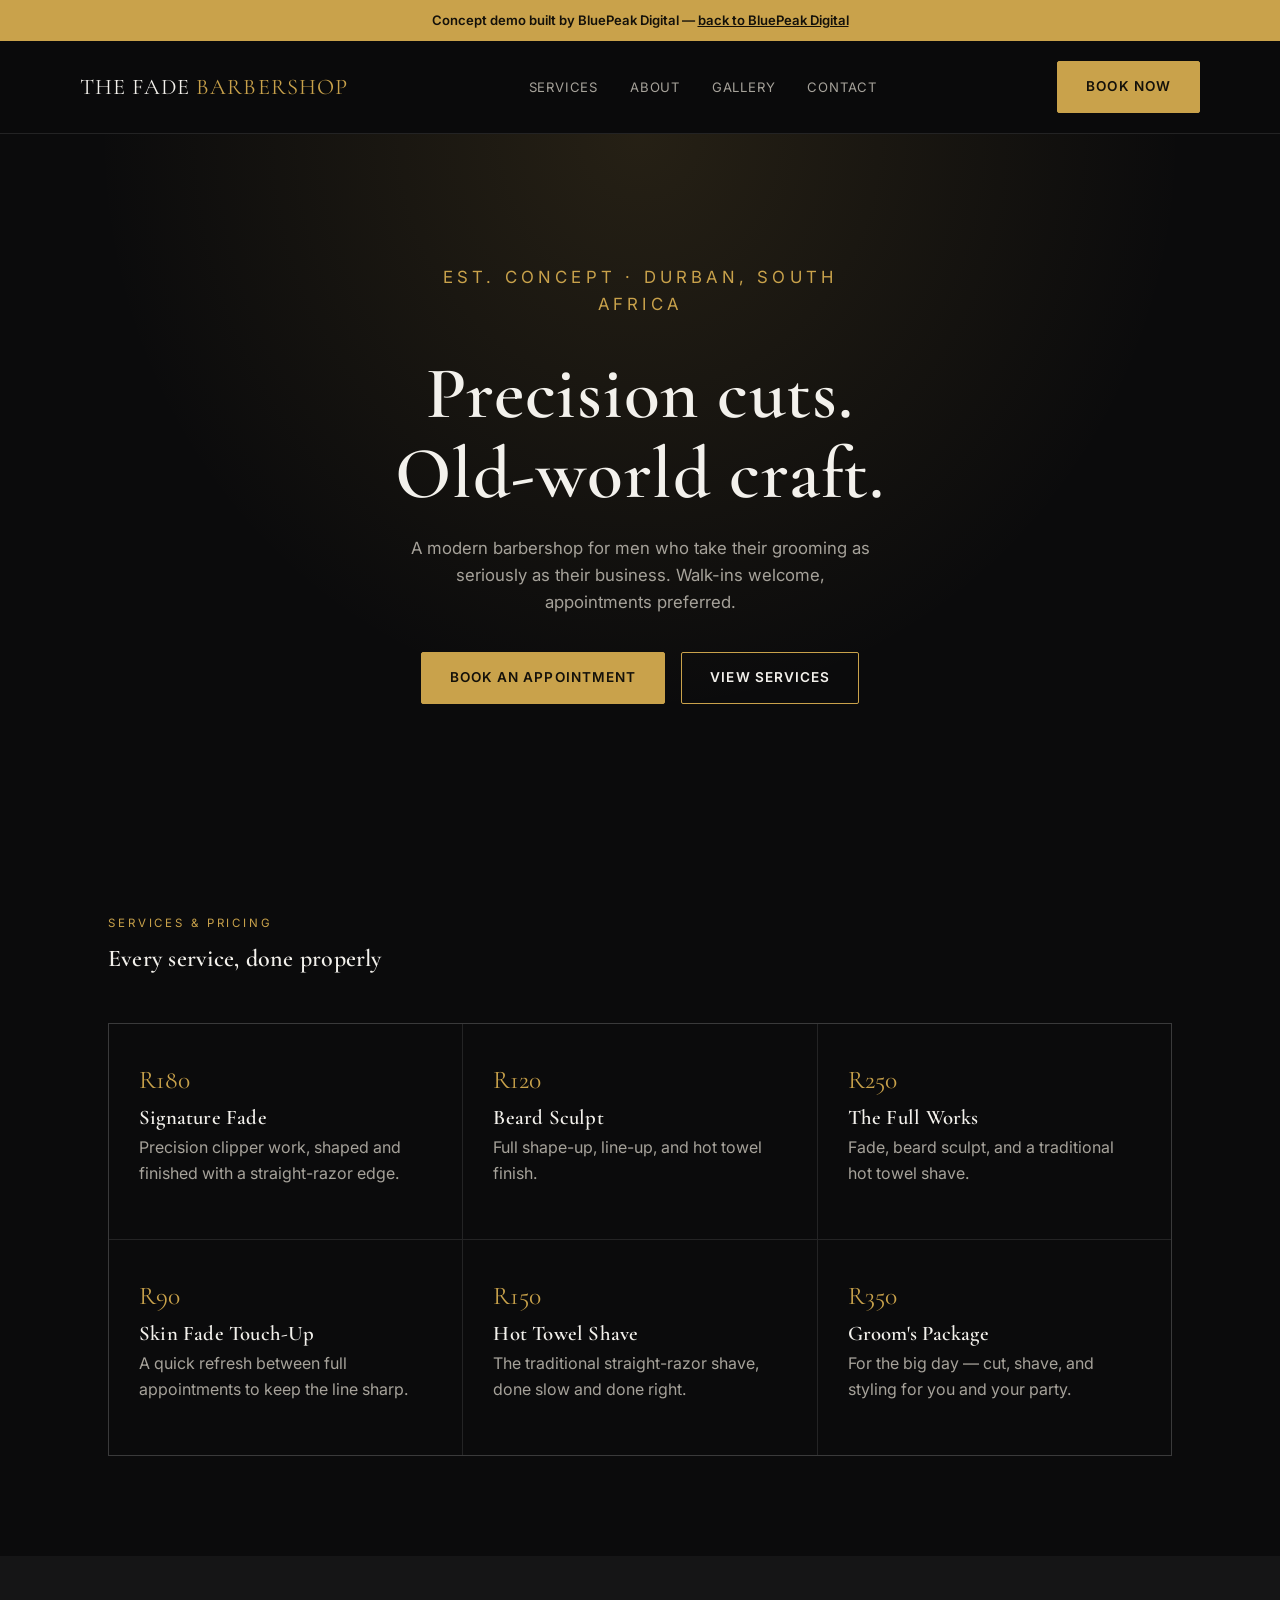
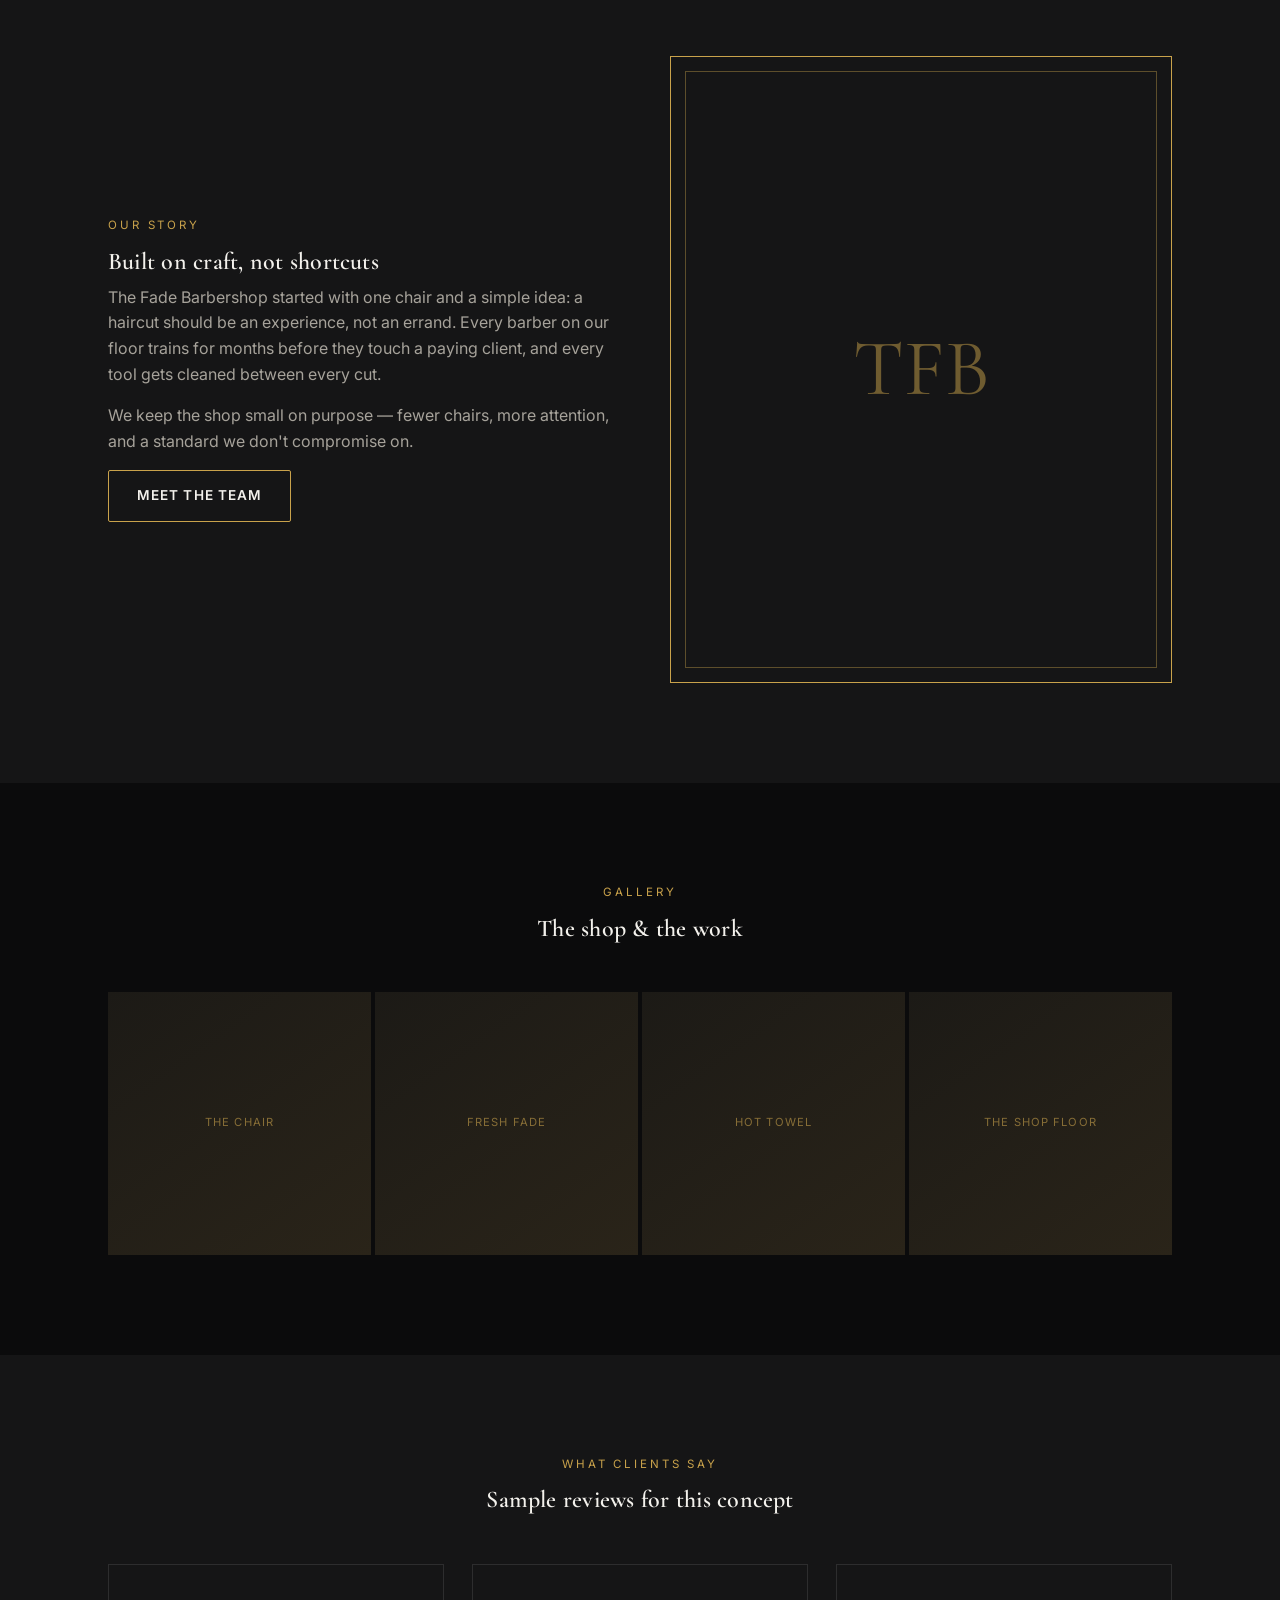
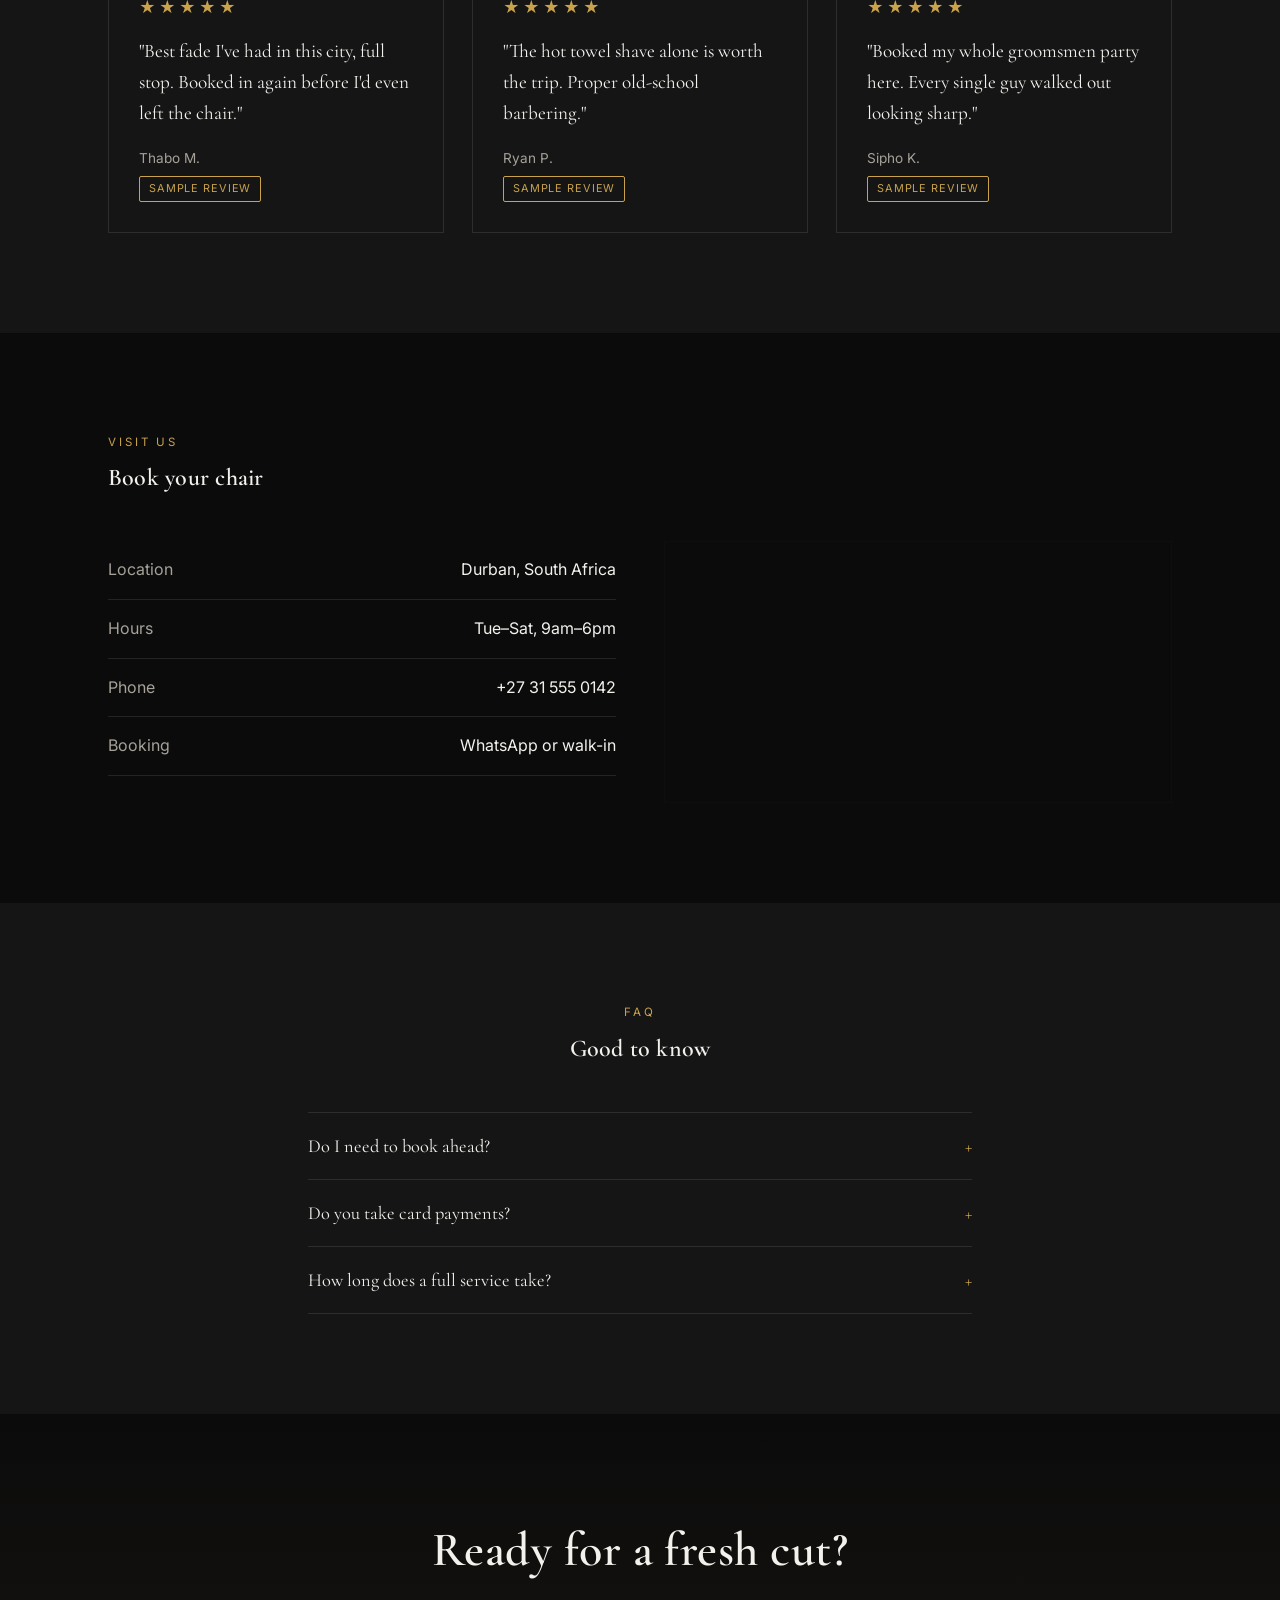
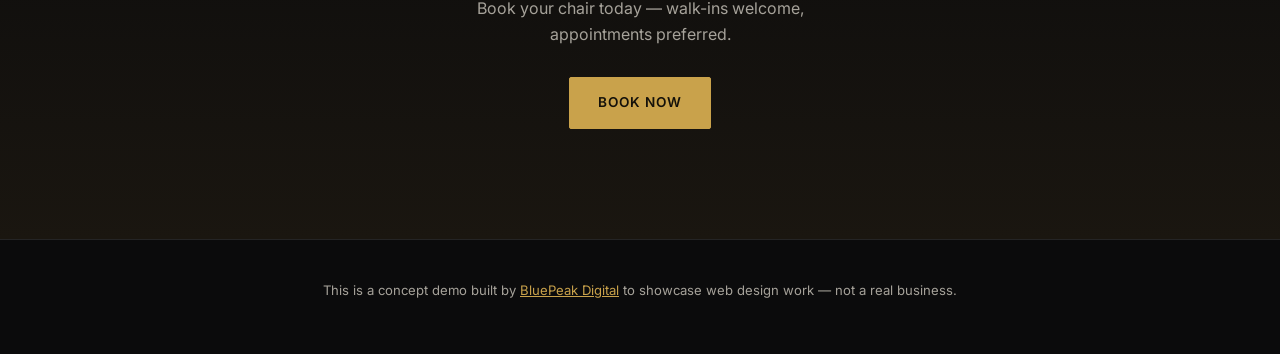
<file: portfolio/barbershop/index.html>
<!DOCTYPE html>
<html lang="en">
<head>
<meta charset="UTF-8">
<meta name="viewport" content="width=device-width, initial-scale=1.0">
<title>The Fade Barbershop — Concept Demo by BluePeak Digital</title>
<meta name="robots" content="noindex, follow">
<meta name="description" content="A concept demo website built by BluePeak Digital to showcase web design work — not a real business.">
<meta name="theme-color" content="#0B0B0C">
<link rel="icon" type="image/svg+xml" href="../../favicon.svg">
<link rel="preconnect" href="https://fonts.googleapis.com">
<link rel="preconnect" href="https://fonts.gstatic.com" crossorigin>
<link href="https://fonts.googleapis.com/css2?family=Cormorant+Garamond:wght@500;600;700&family=Inter:wght@400;500;600&display=swap" rel="stylesheet">
<style>
  :root{
    --ink: #0B0B0C;
    --panel: #151516;
    --line: rgba(255,255,255,0.1);
    --gold: #C9A24B;
    --gold-soft: #E8CE8A;
    --white: #F3F1EC;
    --muted: #A6A29A;
    --ease: cubic-bezier(.22,1,.36,1);
  }
  *,*::before,*::after{ box-sizing: border-box; }
  html{ scroll-behavior: smooth; }
  @media (prefers-reduced-motion: reduce){
    html{ scroll-behavior: auto; }
    *,*::before,*::after{ animation-duration: 0.01ms !important; animation-iteration-count: 1 !important; transition-duration: 0.01ms !important; scroll-behavior: auto !important; }
  }
  body{
    margin:0; background: var(--ink); color: var(--white);
    font-family: 'Inter', sans-serif; line-height: 1.6;
  }
  section[id]{ scroll-margin-top: 88px; }
  a:focus-visible, button:focus-visible{ outline: 2px solid var(--gold); outline-offset: 3px; }
  h1,h2,h3{ font-family: 'Cormorant Garamond', serif; font-weight: 600; line-height: 1.1; margin: 0 0 .4em; letter-spacing: 0.01em; }
  p{ color: var(--muted); margin: 0 0 1em; }
  a{ color: inherit; text-decoration: none; }
  img,svg{ display:block; }
  .container{ max-width: 1120px; margin: 0 auto; padding: 0 28px; }
  .eyebrow{ font-size: 0.72rem; letter-spacing: 0.25em; text-transform: uppercase; color: var(--gold); margin-bottom: 14px; }
  .section{ padding: 100px 0; }
  .section-alt{ background: var(--panel); }
  .section-head{ max-width: 560px; margin: 0 0 50px; }
  .section-head.center{ margin-left:auto; margin-right:auto; text-align:center; }
  .btn{ display:inline-flex; align-items:center; gap:8px; padding: 14px 28px; border-radius: 2px; font-size: 0.85rem; letter-spacing: 0.08em; text-transform: uppercase; font-weight:600; transition: all .3s var(--ease); border: 1px solid var(--gold); }
  .btn-gold{ background: var(--gold); color: #14110A; }
  .btn-gold:hover{ background: var(--gold-soft); transform: translateY(-2px); }
  .btn-line{ background: transparent; color: var(--white); }
  .btn-line:hover{ border-color: var(--white); }

  /* Demo banner */
  .demo-banner{ background: var(--gold); color:#14110A; text-align:center; padding: 10px 20px; font-size: 0.82rem; font-weight:600; }
  .demo-banner a{ text-decoration: underline; }

  /* Nav */
  header{ position: sticky; top:0; z-index: 50; background: rgba(11,11,12,0.85); backdrop-filter: blur(10px); border-bottom: 1px solid var(--line); }
  .nav-inner{ display:flex; align-items:center; justify-content:space-between; padding: 20px 0; }
  .logo{ font-family:'Cormorant Garamond', serif; font-size: 1.4rem; letter-spacing: 0.05em; }
  .logo span{ color: var(--gold); }
  nav ul{ list-style:none; display:flex; gap:32px; margin:0; padding:0; }
  nav a{ font-size: 0.82rem; letter-spacing: 0.06em; text-transform: uppercase; color: var(--muted); transition: color .2s; }
  nav a:hover{ color: var(--gold); }

  .nav-toggle{ display:none; width:36px; height:36px; padding:0; background:transparent; border:none; cursor:pointer; flex-direction:column; align-items:center; justify-content:center; gap:6px; }
  .nav-toggle span{ display:block; width:22px; height:2px; background: var(--white); transition: transform .25s var(--ease), opacity .25s var(--ease); }
  .nav-toggle[aria-expanded="true"] span:nth-child(1){ transform: translateY(8px) rotate(45deg); }
  .nav-toggle[aria-expanded="true"] span:nth-child(2){ opacity:0; }
  .nav-toggle[aria-expanded="true"] span:nth-child(3){ transform: translateY(-8px) rotate(-45deg); }

  .back-to-top{ position:fixed; right:20px; bottom:20px; width:44px; height:44px; border-radius:50%; background: var(--panel); border:1px solid var(--gold); color: var(--gold); display:flex; align-items:center; justify-content:center; cursor:pointer; opacity:0; visibility:hidden; transform: translateY(10px); transition: all .3s var(--ease); z-index:60; }
  .back-to-top.is-visible{ opacity:1; visibility:visible; transform:none; }
  .back-to-top:hover{ background: var(--gold); color:#14110A; }

  /* Hero */
  .hero{ position: relative; padding: 130px 0 110px; text-align:center; overflow:hidden; }
  .hero::before{ content:""; position:absolute; inset:0; background: radial-gradient(ellipse at 50% 0%, rgba(201,162,75,0.14), transparent 60%); }
  .hero-inner{ position: relative; }
  .hero h1{ font-size: clamp(2.6rem, 6vw, 4.6rem); margin-bottom: 20px; }
  .hero p{ max-width: 480px; margin: 0 auto 36px; font-size: 1.05rem; }
  .hero-actions{ display:flex; gap:16px; justify-content:center; flex-wrap:wrap; }
  .hero-rule{ width: 60px; height:1px; background: var(--gold); margin: 32px auto; }

  /* Services */
  .service-list{ display:grid; grid-template-columns: repeat(3,1fr); gap: 1px; background: var(--line); border: 1px solid var(--line); }
  .service-item{ background: var(--ink); padding: 36px 30px; transition: background .3s var(--ease), transform .3s var(--ease); position: relative; z-index: 1; }
  .service-item:hover{ background: var(--panel); transform: translateY(-4px); }
  .service-item .price{ color: var(--gold); font-family:'Cormorant Garamond',serif; font-size: 1.6rem; margin-bottom: 6px; }
  .service-item h3{ font-size: 1.3rem; margin-bottom: 6px; }

  /* About */
  .about-grid{ display:grid; grid-template-columns: 1fr 1fr; gap: 60px; align-items:center; }
  .about-panel{ aspect-ratio: 4/5; border: 1px solid var(--gold); position:relative; display:flex; align-items:center; justify-content:center; }
  .about-panel::before{ content:""; position:absolute; inset:14px; border:1px solid rgba(201,162,75,0.4); }
  .about-panel span{ font-family:'Cormorant Garamond',serif; font-size: 5rem; color: var(--gold); opacity:0.5; }

  /* Gallery */
  .gallery-grid{ display:grid; grid-template-columns: repeat(4, 1fr); gap: 4px; }
  .gallery-item{ aspect-ratio: 1; background: linear-gradient(145deg, #1c1a16, #2a2419); position:relative; overflow:hidden; transition: transform .4s var(--ease); }
  .gallery-item:hover{ transform: scale(1.03); }
  .gallery-label{ position:absolute; inset:0; display:flex; align-items:center; justify-content:center; text-align:center; color: var(--gold); font-size:0.7rem; letter-spacing:0.1em; text-transform:uppercase; opacity:0.6; transition: opacity .3s var(--ease); }
  .gallery-item:hover .gallery-label{ opacity:1; }

  /* Testimonials */
  .testi-grid{ display:grid; grid-template-columns: repeat(3,1fr); gap: 28px; }
  .testi-card{ background: var(--panel); border:1px solid var(--line); padding: 30px; transition: transform .3s var(--ease), border-color .3s var(--ease); }
  .testi-card:hover{ transform: translateY(-4px); border-color: var(--gold); }
  .testi-card .stars{ color: var(--gold); letter-spacing: 3px; margin-bottom: 16px; display:block; }
  .testi-card p{ color: var(--white); font-family:'Cormorant Garamond',serif; font-size: 1.2rem; margin-bottom: 20px; }
  .testi-card .who{ color: var(--muted); font-size: 0.85rem; }
  .sample-tag{ display:inline-block; margin-top:6px; font-size:0.68rem; letter-spacing:0.08em; text-transform:uppercase; color: var(--gold); border:1px solid var(--gold); padding: 3px 9px; border-radius: 2px; }

  /* Contact */
  .contact-grid{ display:grid; grid-template-columns: 1fr 1fr; gap: 48px; }
  .contact-list{ list-style:none; margin:0; padding:0; }
  .contact-list li{ padding: 16px 0; border-bottom: 1px solid var(--line); display:flex; justify-content:space-between; color: var(--muted); }
  .contact-list li span:last-child{ color: var(--white); }
  .map-frame{ border:1px solid var(--line); filter: grayscale(1) invert(0.9) contrast(0.9); height: 100%; min-height: 260px; }
  .map-frame iframe{ width:100%; height:100%; min-height:260px; border:0; display:block; }

  /* FAQ */
  .faq-item{ border-top: 1px solid var(--line); }
  .faq-item:last-child{ border-bottom: 1px solid var(--line); }
  .faq-trigger{ width:100%; text-align:left; background:transparent; border:none; color: var(--white); font-family:'Cormorant Garamond',serif; font-size: 1.15rem; padding: 22px 0; display:flex; justify-content:space-between; cursor:pointer; }
  .faq-trigger span{ color: var(--gold); }
  .faq-panel{ max-height:0; overflow:hidden; transition: max-height .3s var(--ease); }
  .faq-panel p{ padding: 0 0 22px; max-width: 560px; }

  /* Final CTA */
  .final-cta{ text-align:center; padding: 110px 0; background: linear-gradient(180deg, var(--ink), #1a1610); }
  .final-cta h2{ font-size: clamp(2rem, 4.5vw, 3rem); }

  footer{ padding: 40px 0; border-top: 1px solid var(--line); text-align:center; color: var(--muted); font-size: 0.82rem; }
  footer a{ color: var(--gold); text-decoration: underline; }

  .reveal{ opacity:0; transform: translateY(20px); transition: opacity .7s var(--ease), transform .7s var(--ease); }
  .reveal.is-visible{ opacity:1; transform:none; }

  @media (max-width: 860px){
    nav ul{
      display:none; position:absolute; top:100%; left:0; right:0;
      flex-direction:column; gap:0; background: var(--ink);
      border-bottom:1px solid var(--line); padding: 8px 28px 20px;
    }
    header.nav-open nav ul{ display:flex; }
    nav ul li{ padding: 12px 0; border-top: 1px solid var(--line); }
    .nav-toggle{ display:flex; }
    .nav-inner .btn-gold{ padding: 10px 16px; font-size: 0.75rem; }
    .service-list{ grid-template-columns: 1fr; }
    .about-grid, .contact-grid{ grid-template-columns: 1fr; }
    .gallery-grid{ grid-template-columns: repeat(2,1fr); }
    .testi-grid{ grid-template-columns: 1fr; }
  }

  @media (max-width: 420px){
    .logo{ font-size: 1.1rem; }
    .nav-inner .btn-gold{ display:none; }
  }
</style>
</head>
<body>

<div class="demo-banner">Concept demo built by BluePeak Digital — <a href="../../index.html">back to BluePeak Digital</a></div>

<header id="siteHeader">
  <div class="container nav-inner">
    <div class="logo">THE FADE <span>BARBERSHOP</span></div>
    <nav><ul>
      <li><a href="#services">Services</a></li>
      <li><a href="#about">About</a></li>
      <li><a href="#gallery">Gallery</a></li>
      <li><a href="#contact">Contact</a></li>
    </ul></nav>
    <a href="#contact" class="btn btn-gold">Book Now</a>
    <button class="nav-toggle" id="navToggle" aria-label="Open menu" aria-expanded="false">
      <span></span><span></span><span></span>
    </button>
  </div>
</header>

<section class="hero">
  <div class="container hero-inner">
    <p class="eyebrow reveal">Est. Concept · Durban, South Africa</p>
    <h1 class="reveal">Precision cuts.<br>Old-world craft.</h1>
    <p class="reveal">A modern barbershop for men who take their grooming as seriously as their business. Walk-ins welcome, appointments preferred.</p>
    <div class="hero-actions reveal">
      <a href="#contact" class="btn btn-gold">Book an Appointment</a>
      <a href="#services" class="btn btn-line">View Services</a>
    </div>
  </div>
</section>

<section class="section" id="services">
  <div class="container">
    <div class="section-head reveal">
      <p class="eyebrow">Services &amp; Pricing</p>
      <h2>Every service, done properly</h2>
    </div>
    <div class="service-list reveal">
      <div class="service-item">
        <p class="price">R180</p>
        <h3>Signature Fade</h3>
        <p>Precision clipper work, shaped and finished with a straight-razor edge.</p>
      </div>
      <div class="service-item">
        <p class="price">R120</p>
        <h3>Beard Sculpt</h3>
        <p>Full shape-up, line-up, and hot towel finish.</p>
      </div>
      <div class="service-item">
        <p class="price">R250</p>
        <h3>The Full Works</h3>
        <p>Fade, beard sculpt, and a traditional hot towel shave.</p>
      </div>
      <div class="service-item">
        <p class="price">R90</p>
        <h3>Skin Fade Touch-Up</h3>
        <p>A quick refresh between full appointments to keep the line sharp.</p>
      </div>
      <div class="service-item">
        <p class="price">R150</p>
        <h3>Hot Towel Shave</h3>
        <p>The traditional straight-razor shave, done slow and done right.</p>
      </div>
      <div class="service-item">
        <p class="price">R350</p>
        <h3>Groom's Package</h3>
        <p>For the big day — cut, shave, and styling for you and your party.</p>
      </div>
    </div>
  </div>
</section>

<section class="section section-alt" id="about">
  <div class="container about-grid">
    <div class="reveal">
      <p class="eyebrow">Our Story</p>
      <h2>Built on craft, not shortcuts</h2>
      <p>The Fade Barbershop started with one chair and a simple idea: a haircut should be an experience, not an errand. Every barber on our floor trains for months before they touch a paying client, and every tool gets cleaned between every cut.</p>
      <p>We keep the shop small on purpose — fewer chairs, more attention, and a standard we don't compromise on.</p>
      <a href="#contact" class="btn btn-line">Meet the Team</a>
    </div>
    <div class="about-panel reveal"><span>TFB</span></div>
  </div>
</section>

<section class="section" id="gallery">
  <div class="container">
    <div class="section-head center reveal">
      <p class="eyebrow">Gallery</p>
      <h2>The shop &amp; the work</h2>
    </div>
    <div class="gallery-grid reveal">
      <div class="gallery-item"><span class="gallery-label">The Chair</span></div>
      <div class="gallery-item"><span class="gallery-label">Fresh Fade</span></div>
      <div class="gallery-item"><span class="gallery-label">Hot Towel</span></div>
      <div class="gallery-item"><span class="gallery-label">The Shop Floor</span></div>
    </div>
  </div>
</section>

<section class="section section-alt">
  <div class="container">
    <div class="section-head center reveal">
      <p class="eyebrow">What Clients Say</p>
      <h2>Sample reviews for this concept</h2>
    </div>
    <div class="testi-grid">
      <div class="testi-card reveal">
        <span class="stars">★★★★★</span>
        <p>"Best fade I've had in this city, full stop. Booked in again before I'd even left the chair."</p>
        <div class="who">Thabo M.</div>
        <span class="sample-tag">Sample review</span>
      </div>
      <div class="testi-card reveal">
        <span class="stars">★★★★★</span>
        <p>"The hot towel shave alone is worth the trip. Proper old-school barbering."</p>
        <div class="who">Ryan P.</div>
        <span class="sample-tag">Sample review</span>
      </div>
      <div class="testi-card reveal">
        <span class="stars">★★★★★</span>
        <p>"Booked my whole groomsmen party here. Every single guy walked out looking sharp."</p>
        <div class="who">Sipho K.</div>
        <span class="sample-tag">Sample review</span>
      </div>
    </div>
  </div>
</section>

<section class="section" id="contact">
  <div class="container">
    <div class="section-head reveal">
      <p class="eyebrow">Visit Us</p>
      <h2>Book your chair</h2>
    </div>
    <div class="contact-grid">
      <ul class="contact-list reveal">
        <li><span>Location</span><span>Durban, South Africa</span></li>
        <li><span>Hours</span><span>Tue–Sat, 9am–6pm</span></li>
        <li><span>Phone</span><span>+27 31 555 0142</span></li>
        <li><span>Booking</span><span>WhatsApp or walk-in</span></li>
      </ul>
      <div class="map-frame reveal">
        <iframe src="https://www.google.com/maps?q=Durban,South+Africa&output=embed" loading="lazy" title="Map placeholder — Durban, South Africa"></iframe>
      </div>
    </div>
  </div>
</section>

<section class="section section-alt">
  <div class="container" style="max-width:720px;">
    <div class="section-head center reveal">
      <p class="eyebrow">FAQ</p>
      <h2>Good to know</h2>
    </div>
    <div class="reveal">
      <div class="faq-item">
        <button class="faq-trigger" aria-expanded="false" aria-controls="faq-panel-1" id="faq-trigger-1">Do I need to book ahead? <span>+</span></button>
        <div class="faq-panel" id="faq-panel-1" role="region" aria-labelledby="faq-trigger-1"><p>Walk-ins are welcome, but booking ahead guarantees your preferred barber and time slot.</p></div>
      </div>
      <div class="faq-item">
        <button class="faq-trigger" aria-expanded="false" aria-controls="faq-panel-2" id="faq-trigger-2">Do you take card payments? <span>+</span></button>
        <div class="faq-panel" id="faq-panel-2" role="region" aria-labelledby="faq-trigger-2"><p>Yes — card, EFT, and cash are all accepted.</p></div>
      </div>
      <div class="faq-item">
        <button class="faq-trigger" aria-expanded="false" aria-controls="faq-panel-3" id="faq-trigger-3">How long does a full service take? <span>+</span></button>
        <div class="faq-panel" id="faq-panel-3" role="region" aria-labelledby="faq-trigger-3"><p>A standard fade takes around 30 minutes; the Full Works package runs closer to an hour.</p></div>
      </div>
    </div>
  </div>
</section>

<section class="final-cta">
  <div class="container reveal">
    <h2>Ready for a fresh cut?</h2>
    <p style="max-width:420px;margin:0 auto 30px;">Book your chair today — walk-ins welcome, appointments preferred.</p>
    <a href="#contact" class="btn btn-gold">Book Now</a>
  </div>
</section>

<footer>
  <div class="container">
    <p>This is a concept demo built by <a href="../../index.html">BluePeak Digital</a> to showcase web design work — not a real business.</p>
  </div>
</footer>

<button class="back-to-top" id="backToTop" aria-label="Back to top">
  <svg width="18" height="18" viewBox="0 0 16 16" fill="none" aria-hidden="true"><path d="M8 12V4M4 8l4-4 4 4" stroke="currentColor" stroke-width="1.6" stroke-linecap="round" stroke-linejoin="round"/></svg>
</button>

<script>
document.addEventListener('DOMContentLoaded', () => {
  const revealEls = document.querySelectorAll('.reveal');
  const io = new IntersectionObserver((entries) => {
    entries.forEach(e => { if (e.isIntersecting){ e.target.classList.add('is-visible'); io.unobserve(e.target); } });
  }, { threshold: 0.15 });
  revealEls.forEach(el => io.observe(el));

  document.querySelectorAll('.faq-trigger').forEach(btn => {
    const panel = btn.nextElementSibling;
    btn.addEventListener('click', () => {
      const isOpen = btn.getAttribute('aria-expanded') === 'true';
      document.querySelectorAll('.faq-trigger').forEach(t => {
        t.setAttribute('aria-expanded', 'false');
        t.nextElementSibling.style.maxHeight = null;
      });
      btn.setAttribute('aria-expanded', String(!isOpen));
      if (!isOpen) panel.style.maxHeight = panel.scrollHeight + 'px';
    });
  });

  const header = document.getElementById('siteHeader');
  const navToggle = document.getElementById('navToggle');
  navToggle.addEventListener('click', () => {
    const isOpen = header.classList.toggle('nav-open');
    navToggle.setAttribute('aria-expanded', String(isOpen));
  });
  header.querySelectorAll('nav a').forEach(link => {
    link.addEventListener('click', () => {
      header.classList.remove('nav-open');
      navToggle.setAttribute('aria-expanded', 'false');
    });
  });

  const backToTop = document.getElementById('backToTop');
  document.addEventListener('scroll', () => {
    backToTop.classList.toggle('is-visible', window.scrollY > 600);
  }, { passive: true });
  backToTop.addEventListener('click', () => window.scrollTo({ top: 0, behavior: 'smooth' }));
});
</script>
</body>
</html>
</file>
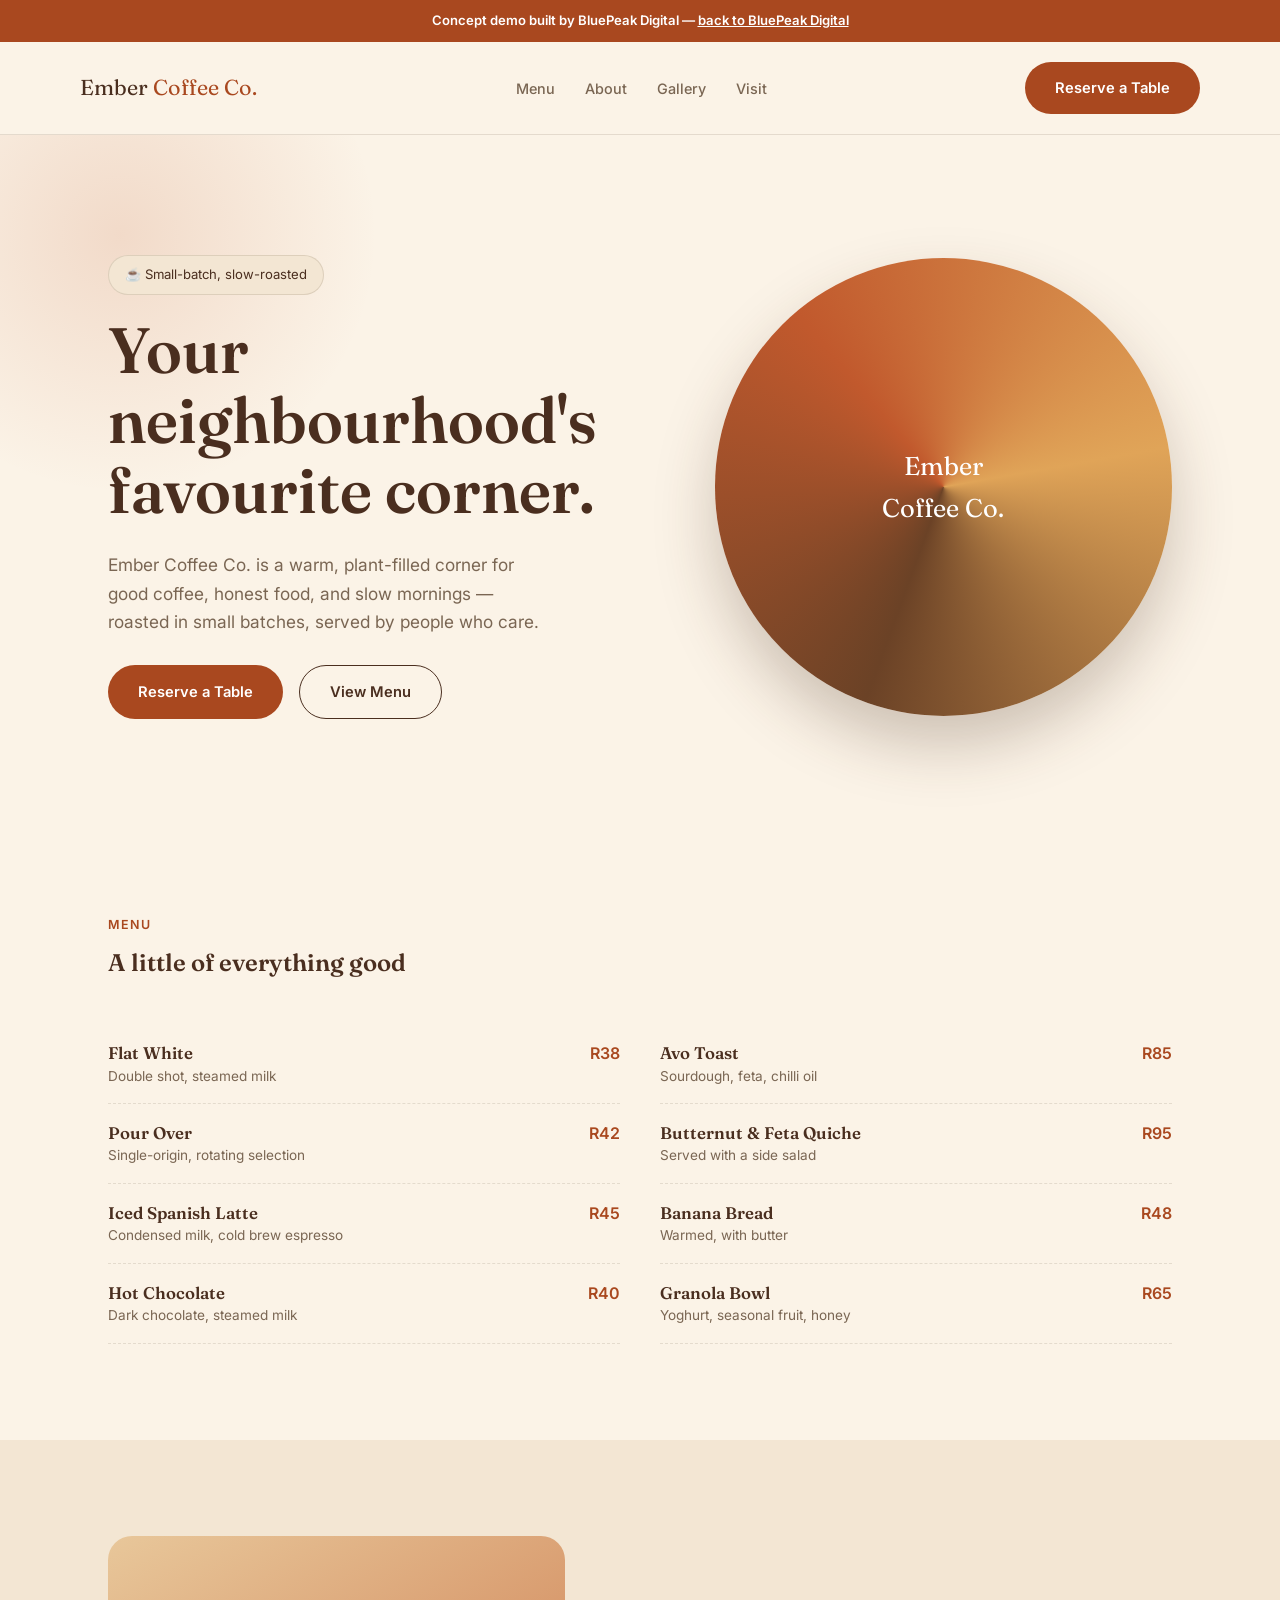
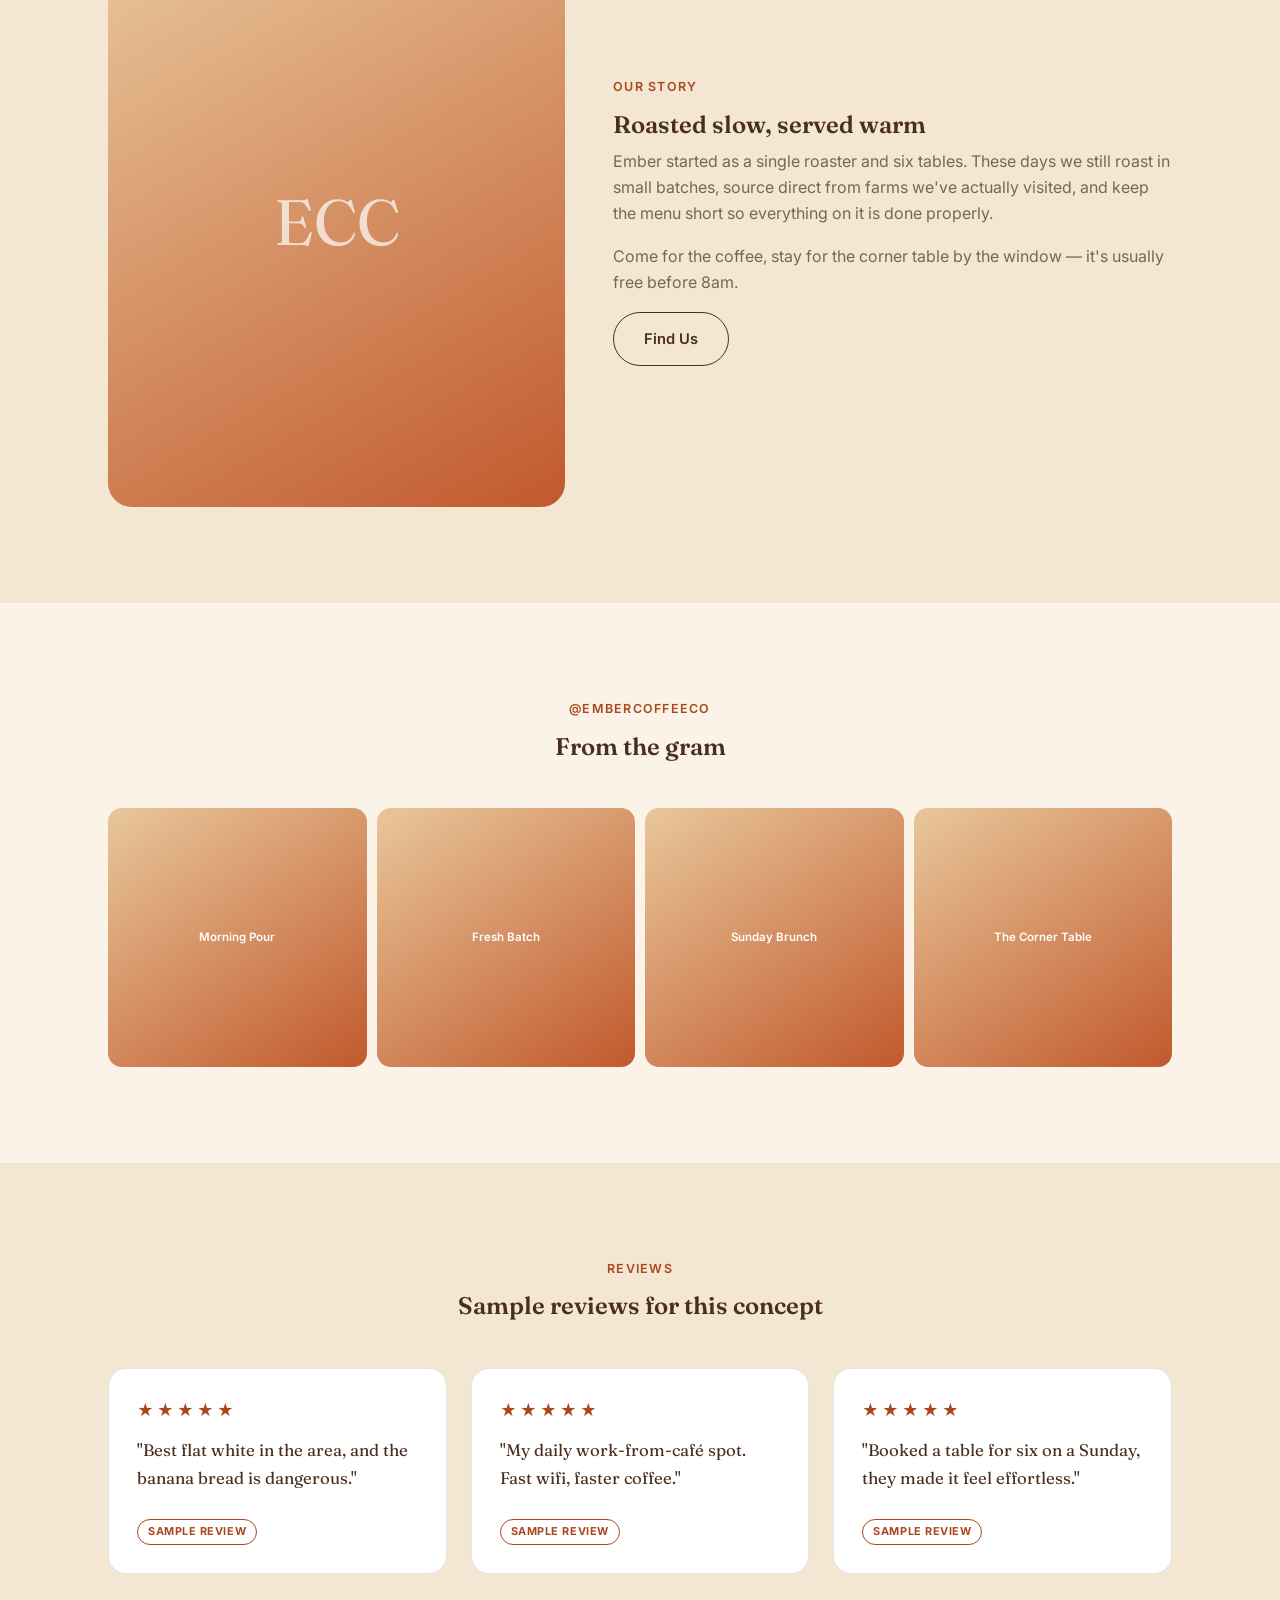
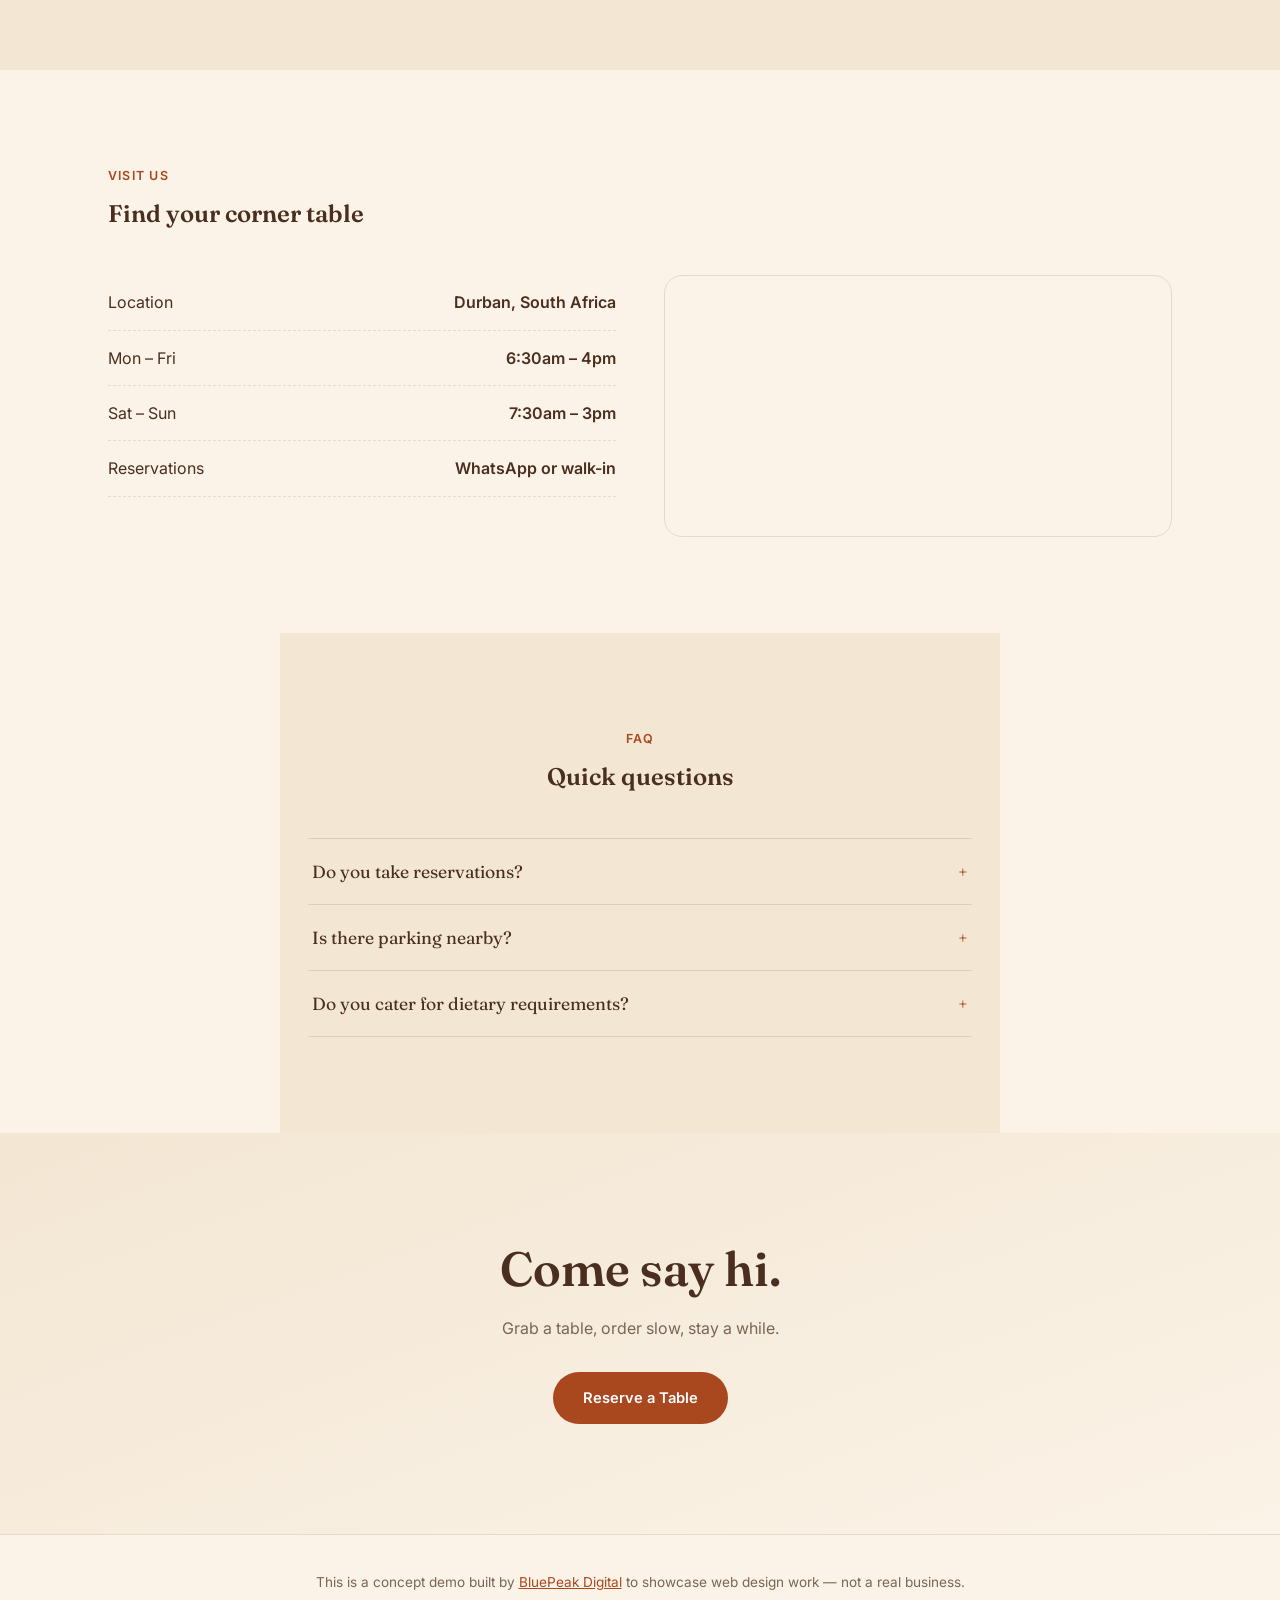
<file: portfolio/cafe/index.html>
<!DOCTYPE html>
<html lang="en">
<head>
<meta charset="UTF-8">
<meta name="viewport" content="width=device-width, initial-scale=1.0">
<title>Ember Coffee Co. — Concept Demo by BluePeak Digital</title>
<meta name="robots" content="noindex, follow">
<meta name="description" content="A concept demo website built by BluePeak Digital to showcase web design work — not a real business.">
<meta name="theme-color" content="#FBF3E7">
<link rel="icon" type="image/svg+xml" href="../../favicon.svg">
<link rel="preconnect" href="https://fonts.googleapis.com">
<link rel="preconnect" href="https://fonts.gstatic.com" crossorigin>
<link href="https://fonts.googleapis.com/css2?family=Fraunces:opsz,wght@9..144,500;9..144,600&family=Inter:wght@400;500;600&display=swap" rel="stylesheet">
<style>
  :root{
    --cream: #FBF3E7;
    --panel: #F3E6D3;
    --line: rgba(60,40,20,0.12);
    --brown: #4A2E1F;
    --terracotta: #A9481F;
    --terracotta-soft: #E08052;
    --muted: #7A6653;
    --ease: cubic-bezier(.22,1,.36,1);
  }
  *,*::before,*::after{ box-sizing:border-box; }
  html{ scroll-behavior:smooth; }
  @media (prefers-reduced-motion: reduce){
    html{ scroll-behavior: auto; }
    *,*::before,*::after{ animation-duration: 0.01ms !important; animation-iteration-count: 1 !important; transition-duration: 0.01ms !important; scroll-behavior: auto !important; }
  }
  body{ margin:0; background: var(--cream); color: var(--brown); font-family:'Inter',sans-serif; line-height:1.65; }
  section[id]{ scroll-margin-top: 82px; }
  a:focus-visible, button:focus-visible{ outline: 2px solid var(--terracotta); outline-offset: 3px; }
  h1,h2,h3{ font-family:'Fraunces', serif; font-weight:600; line-height:1.1; margin:0 0 .4em; color: var(--brown); }
  p{ color: var(--muted); margin:0 0 1em; }
  a{ color:inherit; text-decoration:none; }
  .container{ max-width:1120px; margin:0 auto; padding:0 28px; }
  .eyebrow{ font-size:0.78rem; letter-spacing:0.1em; text-transform:uppercase; color: var(--terracotta); margin-bottom:14px; font-weight:600; }
  .section{ padding:96px 0; }
  .section-alt{ background: var(--panel); }
  .section-head{ max-width:560px; margin:0 0 48px; }
  .section-head.center{ margin:0 auto 48px; text-align:center; }
  .btn{ display:inline-flex; align-items:center; gap:8px; padding:14px 30px; border-radius:999px; font-size:0.92rem; font-weight:600; transition: all .25s var(--ease); }
  .btn-solid{ background: var(--terracotta); color:#fff; }
  .btn-solid:hover{ background: var(--terracotta-soft); transform: translateY(-2px); }
  .btn-line{ background: transparent; color: var(--brown); border: 1.5px solid var(--brown); }
  .btn-line:hover{ border-color: var(--terracotta); color: var(--terracotta); }

  .demo-banner{ background: var(--terracotta); color:#fff; text-align:center; padding:10px 20px; font-size:0.82rem; font-weight:600; }
  .demo-banner a{ text-decoration:underline; }

  header{ position:sticky; top:0; z-index:50; background: rgba(251,243,231,0.9); backdrop-filter: blur(10px); border-bottom:1px solid var(--line); }
  .nav-inner{ display:flex; align-items:center; justify-content:space-between; padding:20px 0; }
  .logo{ font-family:'Fraunces',serif; font-size:1.35rem; }
  .logo span{ color: var(--terracotta); }
  nav ul{ list-style:none; display:flex; gap:30px; margin:0; padding:0; }
  nav a{ font-size:0.9rem; color: var(--muted); font-weight:500; }
  nav a:hover{ color: var(--terracotta); }

  .nav-toggle{ display:none; width:36px; height:36px; padding:0; background:transparent; border:none; cursor:pointer; flex-direction:column; align-items:center; justify-content:center; gap:6px; }
  .nav-toggle span{ display:block; width:22px; height:2px; background: var(--brown); transition: transform .25s var(--ease), opacity .25s var(--ease); }
  .nav-toggle[aria-expanded="true"] span:nth-child(1){ transform: translateY(8px) rotate(45deg); }
  .nav-toggle[aria-expanded="true"] span:nth-child(2){ opacity:0; }
  .nav-toggle[aria-expanded="true"] span:nth-child(3){ transform: translateY(-8px) rotate(-45deg); }

  .back-to-top{ position:fixed; right:20px; bottom:20px; width:44px; height:44px; border-radius:50%; background:#fff; border:1px solid var(--terracotta); color: var(--terracotta); display:flex; align-items:center; justify-content:center; cursor:pointer; opacity:0; visibility:hidden; transform: translateY(10px); transition: all .3s var(--ease); z-index:60; box-shadow: 0 10px 30px rgba(74,46,31,0.15); }
  .back-to-top.is-visible{ opacity:1; visibility:visible; transform:none; }
  .back-to-top:hover{ background: var(--terracotta); color:#fff; }

  .hero{ position:relative; padding:120px 0 100px; overflow:hidden; }
  .hero::before{ content:""; position:absolute; top:-160px; left:-140px; width:520px; height:520px; background: radial-gradient(circle, rgba(193,89,45,0.16), transparent 70%); }
  .hero-inner{ position:relative; display:grid; grid-template-columns: 1.1fr 0.9fr; gap:48px; align-items:center; }
  .hero h1{ font-size: clamp(2.6rem, 5.2vw, 4rem); }
  .hero p{ font-size:1.08rem; max-width:440px; }
  .hero-actions{ display:flex; gap:16px; margin-top:28px; flex-wrap:wrap; }
  .hero-badge{ display:inline-flex; align-items:center; gap:8px; background: var(--panel); border:1px solid var(--line); padding:8px 16px; border-radius:999px; font-size:0.82rem; margin-bottom:20px; }
  .cup-art{ aspect-ratio: 1; border-radius: 50%; background: conic-gradient(from 200deg, #6B4226, #C1592D, #E0A458, #6B4226); display:flex; align-items:center; justify-content:center; box-shadow: 0 30px 60px rgba(74,46,31,0.25); }
  .cup-art span{ font-family:'Fraunces',serif; font-size:1.6rem; color:#fff; text-align:center; }

  .menu-grid{ display:grid; grid-template-columns: 1fr 1fr; gap: 40px; }
  .menu-list{ list-style:none; margin:0; padding:0; }
  .menu-list li{ display:flex; justify-content:space-between; align-items:baseline; padding:16px 0; border-bottom: 1px dashed var(--line); gap:16px; }
  .menu-list li h3{ font-family:'Fraunces',serif; font-weight:600; margin:0; font-size:1.05rem; color: var(--brown); }
  .menu-list li p{ margin:2px 0 0; font-size:0.85rem; }
  .menu-list li .price{ color: var(--terracotta); font-weight:600; white-space:nowrap; }

  .about-grid{ display:grid; grid-template-columns: 0.9fr 1.1fr; gap:48px; align-items:center; }
  .about-panel{ aspect-ratio: 4/5; border-radius: 24px; background: linear-gradient(150deg, #E8C79A, #C1592D); display:flex; align-items:center; justify-content:center; }
  .about-panel span{ font-family:'Fraunces',serif; font-size:4rem; color:#fff; opacity:0.7; }

  .insta-grid{ display:grid; grid-template-columns: repeat(4,1fr); gap:10px; }
  .insta-item{ aspect-ratio:1; border-radius:14px; background: linear-gradient(145deg, #E8C79A, #C1592D); position:relative; overflow:hidden; transition: transform .4s var(--ease); }
  .insta-item:hover{ transform: scale(1.03); }
  .insta-label{ position:absolute; inset:0; display:flex; align-items:center; justify-content:center; color:#fff; font-size:0.72rem; font-weight:600; text-align:center; padding: 10px; }

  .testi-grid{ display:grid; grid-template-columns: repeat(3,1fr); gap:24px; }
  .testi-card{ background:#fff; border:1px solid var(--line); border-radius: 18px; padding:28px; transition: transform .3s var(--ease), box-shadow .3s var(--ease); }
  .testi-card:hover{ transform: translateY(-4px); box-shadow: 0 20px 40px rgba(74,46,31,0.12); }
  .testi-card .stars{ color: var(--terracotta); letter-spacing:3px; display:block; margin-bottom:14px; }
  .testi-card p{ color: var(--brown); font-family:'Fraunces',serif; font-size:1.05rem; }
  .sample-tag{ display:inline-block; margin-top:10px; font-size:0.68rem; font-weight:700; letter-spacing:0.05em; text-transform:uppercase; color: var(--terracotta); border:1px solid var(--terracotta); padding:3px 10px; border-radius:999px; }

  .hours-grid{ display:grid; grid-template-columns: 1fr 1fr; gap:48px; }
  .hours-list{ list-style:none; margin:0; padding:0; }
  .hours-list li{ display:flex; justify-content:space-between; padding:14px 0; border-bottom: 1px dashed var(--line); }
  .hours-list li span:last-child{ font-weight:600; color: var(--brown); }
  .map-frame{ border-radius:18px; overflow:hidden; border:1px solid var(--line); min-height:260px; }
  .map-frame iframe{ width:100%; height:100%; min-height:260px; border:0; display:block; }

  .faq-item{ border-top:1px solid var(--line); }
  .faq-item:last-child{ border-bottom:1px solid var(--line); }
  .faq-trigger{ width:100%; text-align:left; background:transparent; border:none; color: var(--brown); font-family:'Fraunces',serif; font-size:1.1rem; padding:22px 4px; display:flex; justify-content:space-between; cursor:pointer; }
  .faq-trigger span{ color: var(--terracotta); }
  .faq-panel{ max-height:0; overflow:hidden; transition:max-height .3s var(--ease); }
  .faq-panel p{ padding:0 4px 22px; max-width:560px; }

  .final-cta{ text-align:center; padding:110px 0; background: linear-gradient(160deg, var(--panel), var(--cream)); }
  .final-cta h2{ font-size: clamp(2rem, 4.5vw, 3rem); }

  footer{ padding:36px 0; border-top:1px solid var(--line); text-align:center; color: var(--muted); font-size:0.85rem; }
  footer a{ color: var(--terracotta); text-decoration: underline; }

  .reveal{ opacity:0; transform: translateY(20px); transition: opacity .7s var(--ease), transform .7s var(--ease); }
  .reveal.is-visible{ opacity:1; transform:none; }

  @media (max-width:860px){
    nav ul{
      display:none; position:absolute; top:100%; left:0; right:0;
      flex-direction:column; gap:0; background: var(--cream);
      border-bottom:1px solid var(--line); padding: 8px 28px 20px;
    }
    header.nav-open nav ul{ display:flex; }
    nav ul li{ padding: 12px 0; border-top: 1px solid var(--line); }
    .nav-toggle{ display:flex; }
    .nav-inner .btn-solid{ padding: 11px 20px; font-size: 0.82rem; }
    .hero-inner, .menu-grid, .about-grid, .hours-grid{ grid-template-columns:1fr; }
    .insta-grid{ grid-template-columns: repeat(2,1fr); }
    .testi-grid{ grid-template-columns:1fr; }
    .hero-inner .cup-art{ max-width:260px; margin:0 auto; }
  }

  @media (max-width: 420px){
    .logo{ font-size: 1.15rem; }
    .nav-inner .btn-solid{ display:none; }
  }
</style>
</head>
<body>

<div class="demo-banner">Concept demo built by BluePeak Digital — <a href="../../index.html">back to BluePeak Digital</a></div>

<header id="siteHeader">
  <div class="container nav-inner">
    <div class="logo">Ember <span>Coffee Co.</span></div>
    <nav><ul>
      <li><a href="#menu">Menu</a></li>
      <li><a href="#about">About</a></li>
      <li><a href="#gallery">Gallery</a></li>
      <li><a href="#visit">Visit</a></li>
    </ul></nav>
    <a href="#visit" class="btn btn-solid">Reserve a Table</a>
    <button class="nav-toggle" id="navToggle" aria-label="Open menu" aria-expanded="false">
      <span></span><span></span><span></span>
    </button>
  </div>
</header>

<section class="hero">
  <div class="container hero-inner">
    <div class="reveal">
      <span class="hero-badge">☕ Small-batch, slow-roasted</span>
      <h1>Your neighbourhood's<br>favourite corner.</h1>
      <p>Ember Coffee Co. is a warm, plant-filled corner for good coffee, honest food, and slow mornings — roasted in small batches, served by people who care.</p>
      <div class="hero-actions">
        <a href="#visit" class="btn btn-solid">Reserve a Table</a>
        <a href="#menu" class="btn btn-line">View Menu</a>
      </div>
    </div>
    <div class="cup-art reveal"><span>Ember<br>Coffee Co.</span></div>
  </div>
</section>

<section class="section" id="menu">
  <div class="container">
    <div class="section-head reveal">
      <p class="eyebrow">Menu</p>
      <h2>A little of everything good</h2>
    </div>
    <div class="menu-grid reveal">
      <ul class="menu-list">
        <li><div><h3>Flat White</h3><p>Double shot, steamed milk</p></div><span class="price">R38</span></li>
        <li><div><h3>Pour Over</h3><p>Single-origin, rotating selection</p></div><span class="price">R42</span></li>
        <li><div><h3>Iced Spanish Latte</h3><p>Condensed milk, cold brew espresso</p></div><span class="price">R45</span></li>
        <li><div><h3>Hot Chocolate</h3><p>Dark chocolate, steamed milk</p></div><span class="price">R40</span></li>
      </ul>
      <ul class="menu-list">
        <li><div><h3>Avo Toast</h3><p>Sourdough, feta, chilli oil</p></div><span class="price">R85</span></li>
        <li><div><h3>Butternut &amp; Feta Quiche</h3><p>Served with a side salad</p></div><span class="price">R95</span></li>
        <li><div><h3>Banana Bread</h3><p>Warmed, with butter</p></div><span class="price">R48</span></li>
        <li><div><h3>Granola Bowl</h3><p>Yoghurt, seasonal fruit, honey</p></div><span class="price">R65</span></li>
      </ul>
    </div>
  </div>
</section>

<section class="section section-alt" id="about">
  <div class="container about-grid">
    <div class="about-panel reveal"><span>ECC</span></div>
    <div class="reveal">
      <p class="eyebrow">Our Story</p>
      <h2>Roasted slow, served warm</h2>
      <p>Ember started as a single roaster and six tables. These days we still roast in small batches, source direct from farms we've actually visited, and keep the menu short so everything on it is done properly.</p>
      <p>Come for the coffee, stay for the corner table by the window — it's usually free before 8am.</p>
      <a href="#visit" class="btn btn-line">Find Us</a>
    </div>
  </div>
</section>

<section class="section" id="gallery">
  <div class="container">
    <div class="section-head center reveal">
      <p class="eyebrow">@embercoffeeco</p>
      <h2>From the gram</h2>
    </div>
    <div class="insta-grid reveal">
      <div class="insta-item"><span class="insta-label">Morning Pour</span></div>
      <div class="insta-item"><span class="insta-label">Fresh Batch</span></div>
      <div class="insta-item"><span class="insta-label">Sunday Brunch</span></div>
      <div class="insta-item"><span class="insta-label">The Corner Table</span></div>
    </div>
  </div>
</section>

<section class="section section-alt">
  <div class="container">
    <div class="section-head center reveal">
      <p class="eyebrow">Reviews</p>
      <h2>Sample reviews for this concept</h2>
    </div>
    <div class="testi-grid">
      <div class="testi-card reveal"><span class="stars">★★★★★</span><p>"Best flat white in the area, and the banana bread is dangerous."</p><span class="sample-tag">Sample review</span></div>
      <div class="testi-card reveal"><span class="stars">★★★★★</span><p>"My daily work-from-café spot. Fast wifi, faster coffee."</p><span class="sample-tag">Sample review</span></div>
      <div class="testi-card reveal"><span class="stars">★★★★★</span><p>"Booked a table for six on a Sunday, they made it feel effortless."</p><span class="sample-tag">Sample review</span></div>
    </div>
  </div>
</section>

<section class="section" id="visit">
  <div class="container">
    <div class="section-head reveal">
      <p class="eyebrow">Visit Us</p>
      <h2>Find your corner table</h2>
    </div>
    <div class="hours-grid">
      <ul class="hours-list reveal">
        <li><span>Location</span><span>Durban, South Africa</span></li>
        <li><span>Mon – Fri</span><span>6:30am – 4pm</span></li>
        <li><span>Sat – Sun</span><span>7:30am – 3pm</span></li>
        <li><span>Reservations</span><span>WhatsApp or walk-in</span></li>
      </ul>
      <div class="map-frame reveal">
        <iframe src="https://www.google.com/maps?q=Durban,South+Africa&output=embed" loading="lazy" title="Map placeholder — Durban, South Africa"></iframe>
      </div>
    </div>
  </div>
</section>

<section class="section section-alt" style="max-width:720px;margin:0 auto;">
  <div class="container">
    <div class="section-head center reveal">
      <p class="eyebrow">FAQ</p>
      <h2>Quick questions</h2>
    </div>
    <div class="reveal">
      <div class="faq-item">
        <button class="faq-trigger" aria-expanded="false" aria-controls="faq-panel-1" id="faq-trigger-1">Do you take reservations? <span>+</span></button>
        <div class="faq-panel" id="faq-panel-1" role="region" aria-labelledby="faq-trigger-1"><p>For groups of 4 or more, yes — WhatsApp us and we'll hold a table.</p></div>
      </div>
      <div class="faq-item">
        <button class="faq-trigger" aria-expanded="false" aria-controls="faq-panel-2" id="faq-trigger-2">Is there parking nearby? <span>+</span></button>
        <div class="faq-panel" id="faq-panel-2" role="region" aria-labelledby="faq-trigger-2"><p>Street parking is available right outside, plus a small lot around the corner.</p></div>
      </div>
      <div class="faq-item">
        <button class="faq-trigger" aria-expanded="false" aria-controls="faq-panel-3" id="faq-trigger-3">Do you cater for dietary requirements? <span>+</span></button>
        <div class="faq-panel" id="faq-panel-3" role="region" aria-labelledby="faq-trigger-3"><p>Yes — most of the menu has a plant-based or gluten-free option, just ask.</p></div>
      </div>
    </div>
  </div>
</section>

<section class="final-cta">
  <div class="container reveal">
    <h2>Come say hi.</h2>
    <p style="max-width:420px;margin:0 auto 30px;">Grab a table, order slow, stay a while.</p>
    <a href="#visit" class="btn btn-solid">Reserve a Table</a>
  </div>
</section>

<footer>
  <div class="container">
    <p>This is a concept demo built by <a href="../../index.html">BluePeak Digital</a> to showcase web design work — not a real business.</p>
  </div>
</footer>

<button class="back-to-top" id="backToTop" aria-label="Back to top">
  <svg width="18" height="18" viewBox="0 0 16 16" fill="none" aria-hidden="true"><path d="M8 12V4M4 8l4-4 4 4" stroke="currentColor" stroke-width="1.6" stroke-linecap="round" stroke-linejoin="round"/></svg>
</button>

<script>
document.addEventListener('DOMContentLoaded', () => {
  const io = new IntersectionObserver((entries) => {
    entries.forEach(e => { if (e.isIntersecting){ e.target.classList.add('is-visible'); io.unobserve(e.target); } });
  }, { threshold: 0.15 });
  document.querySelectorAll('.reveal').forEach(el => io.observe(el));

  document.querySelectorAll('.faq-trigger').forEach(btn => {
    const panel = btn.nextElementSibling;
    btn.addEventListener('click', () => {
      const isOpen = btn.getAttribute('aria-expanded') === 'true';
      document.querySelectorAll('.faq-trigger').forEach(t => {
        t.setAttribute('aria-expanded', 'false');
        t.nextElementSibling.style.maxHeight = null;
      });
      btn.setAttribute('aria-expanded', String(!isOpen));
      if (!isOpen) panel.style.maxHeight = panel.scrollHeight + 'px';
    });
  });

  const header = document.getElementById('siteHeader');
  const navToggle = document.getElementById('navToggle');
  navToggle.addEventListener('click', () => {
    const isOpen = header.classList.toggle('nav-open');
    navToggle.setAttribute('aria-expanded', String(isOpen));
  });
  header.querySelectorAll('nav a').forEach(link => {
    link.addEventListener('click', () => {
      header.classList.remove('nav-open');
      navToggle.setAttribute('aria-expanded', 'false');
    });
  });

  const backToTop = document.getElementById('backToTop');
  document.addEventListener('scroll', () => {
    backToTop.classList.toggle('is-visible', window.scrollY > 600);
  }, { passive: true });
  backToTop.addEventListener('click', () => window.scrollTo({ top: 0, behavior: 'smooth' }));
});
</script>
</body>
</html>
</file>
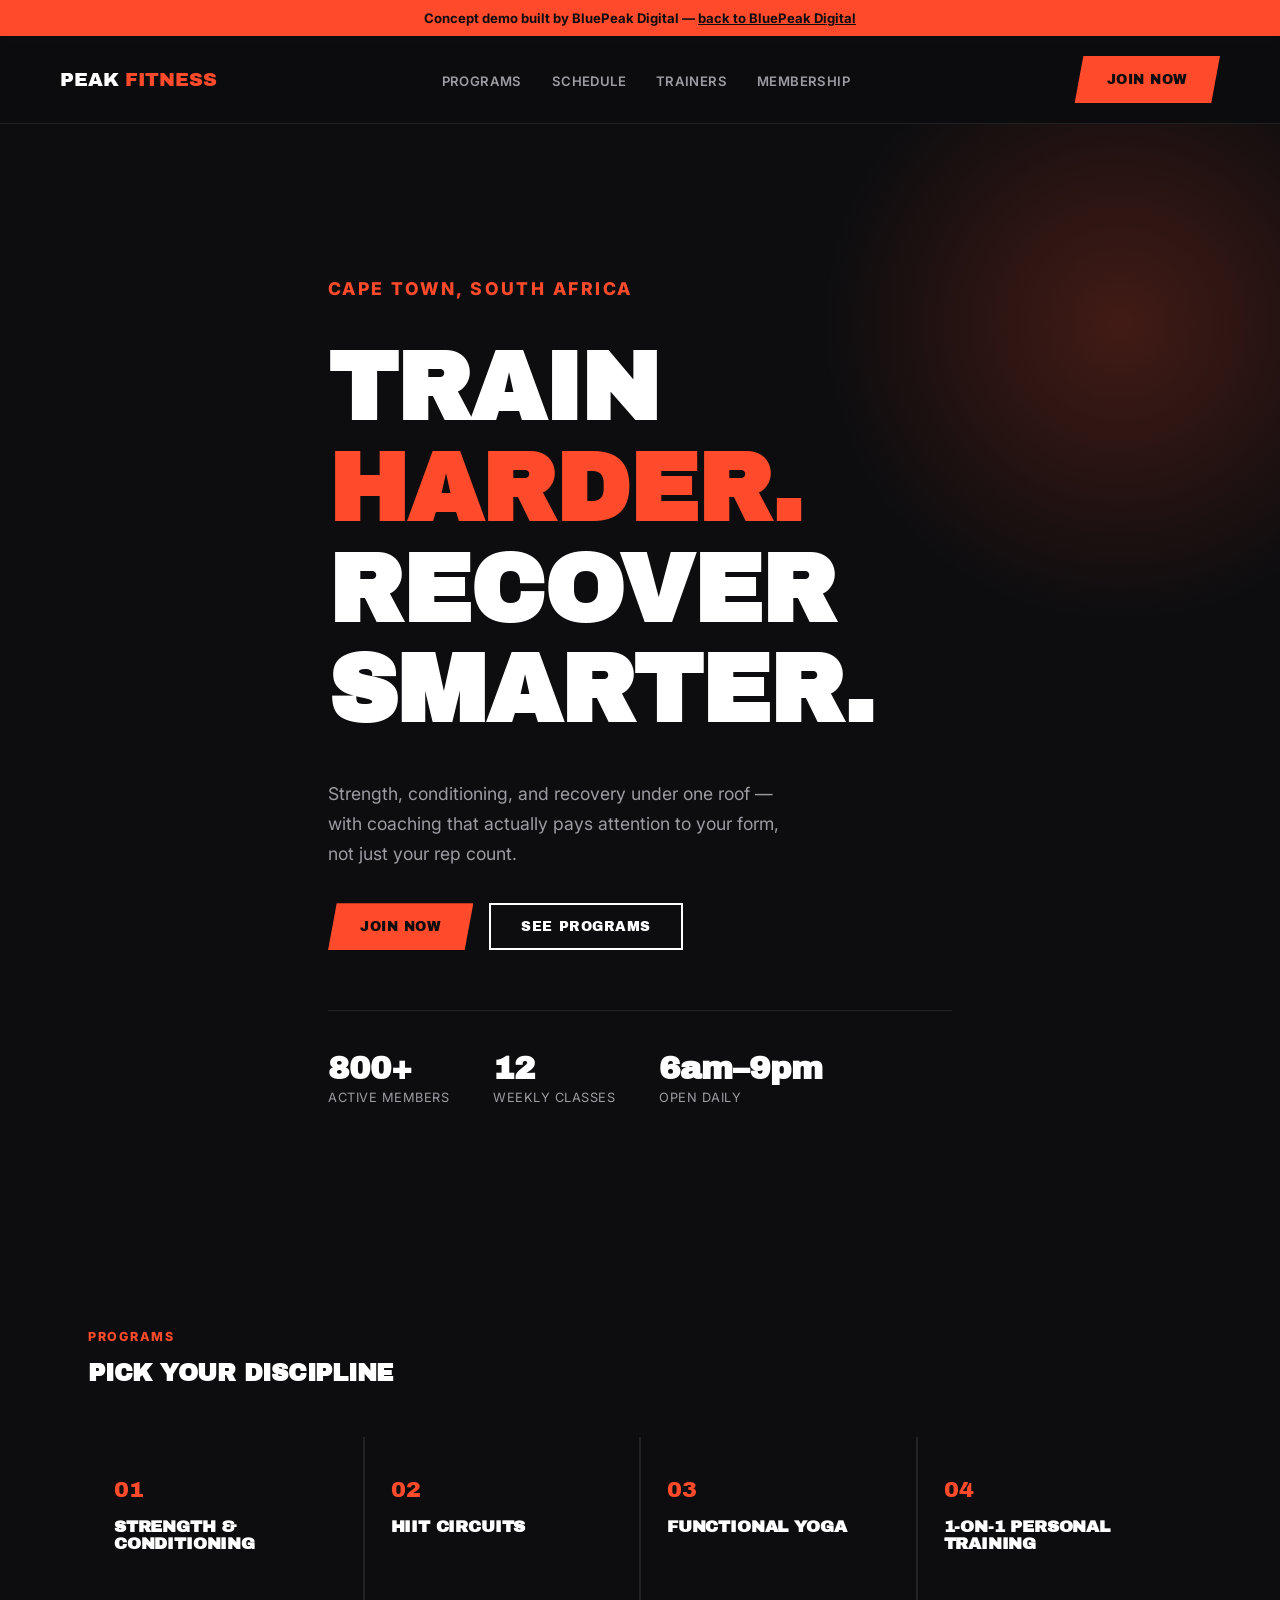
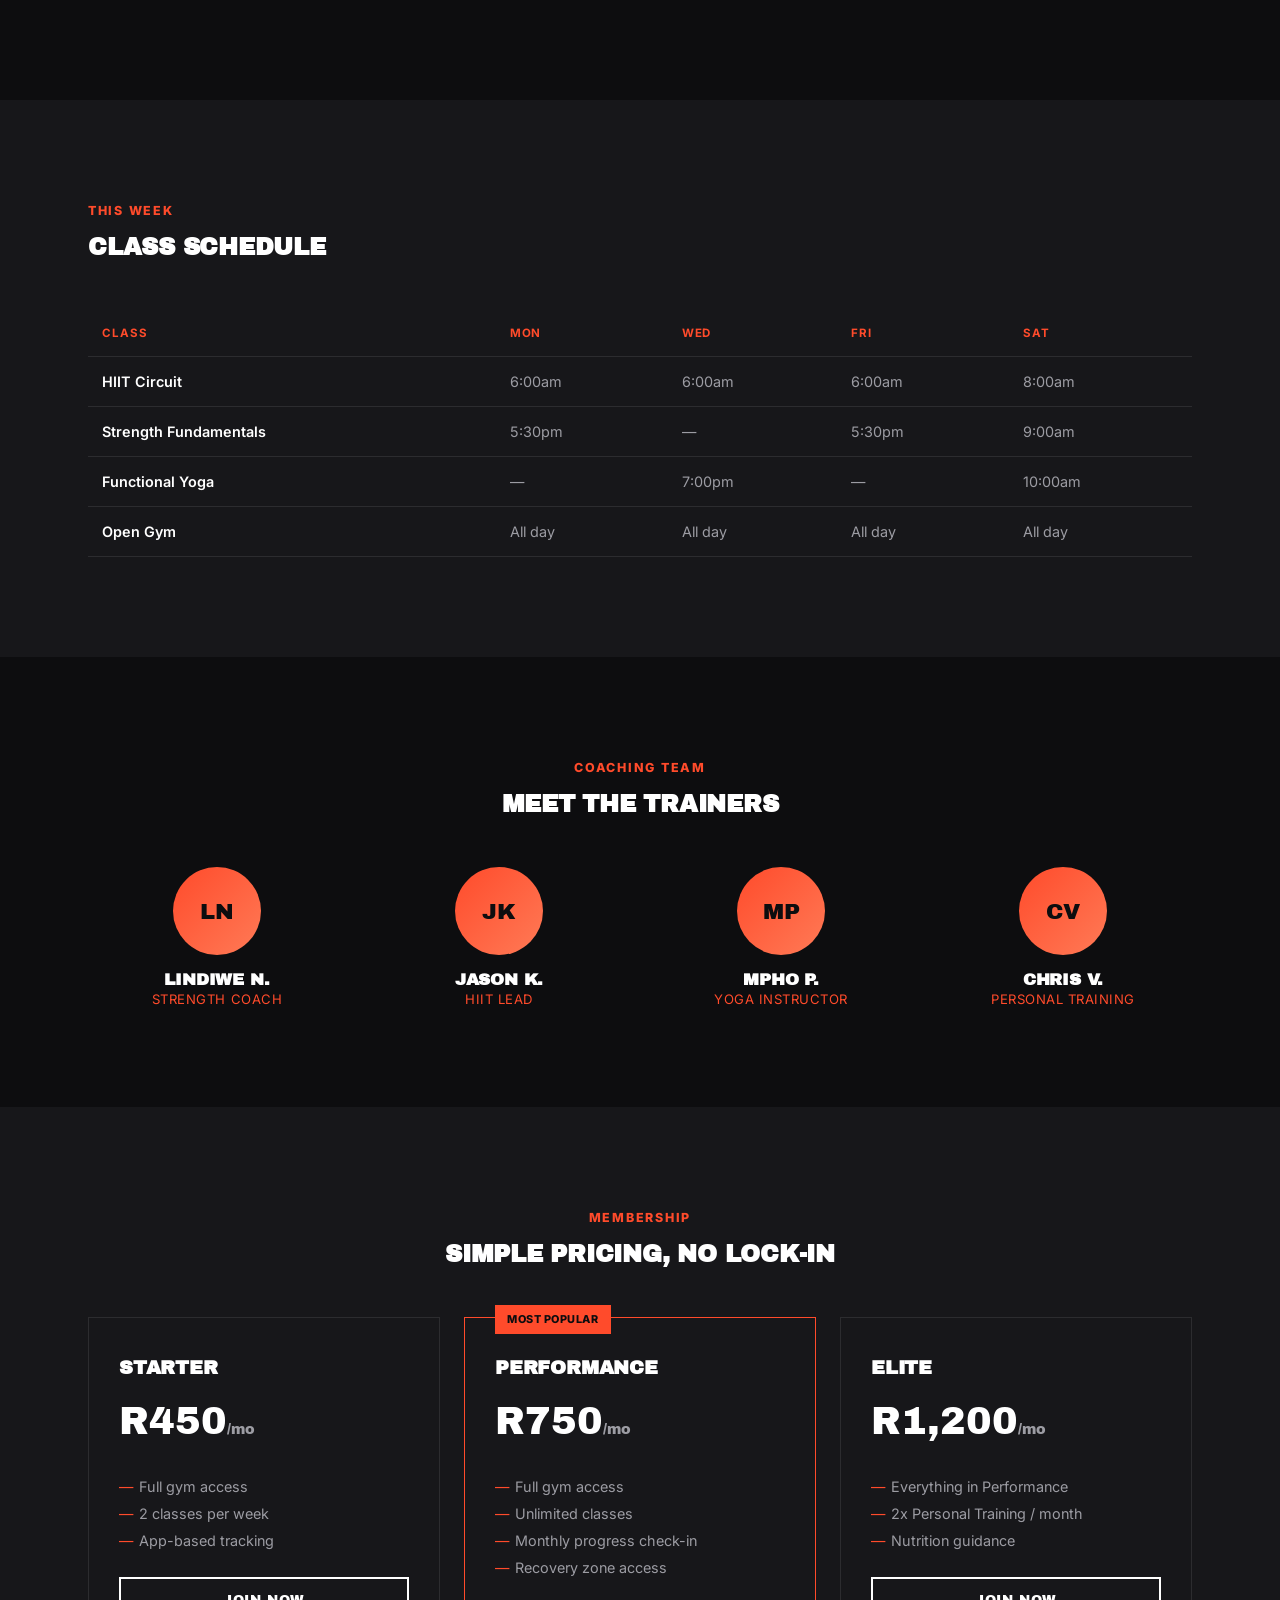
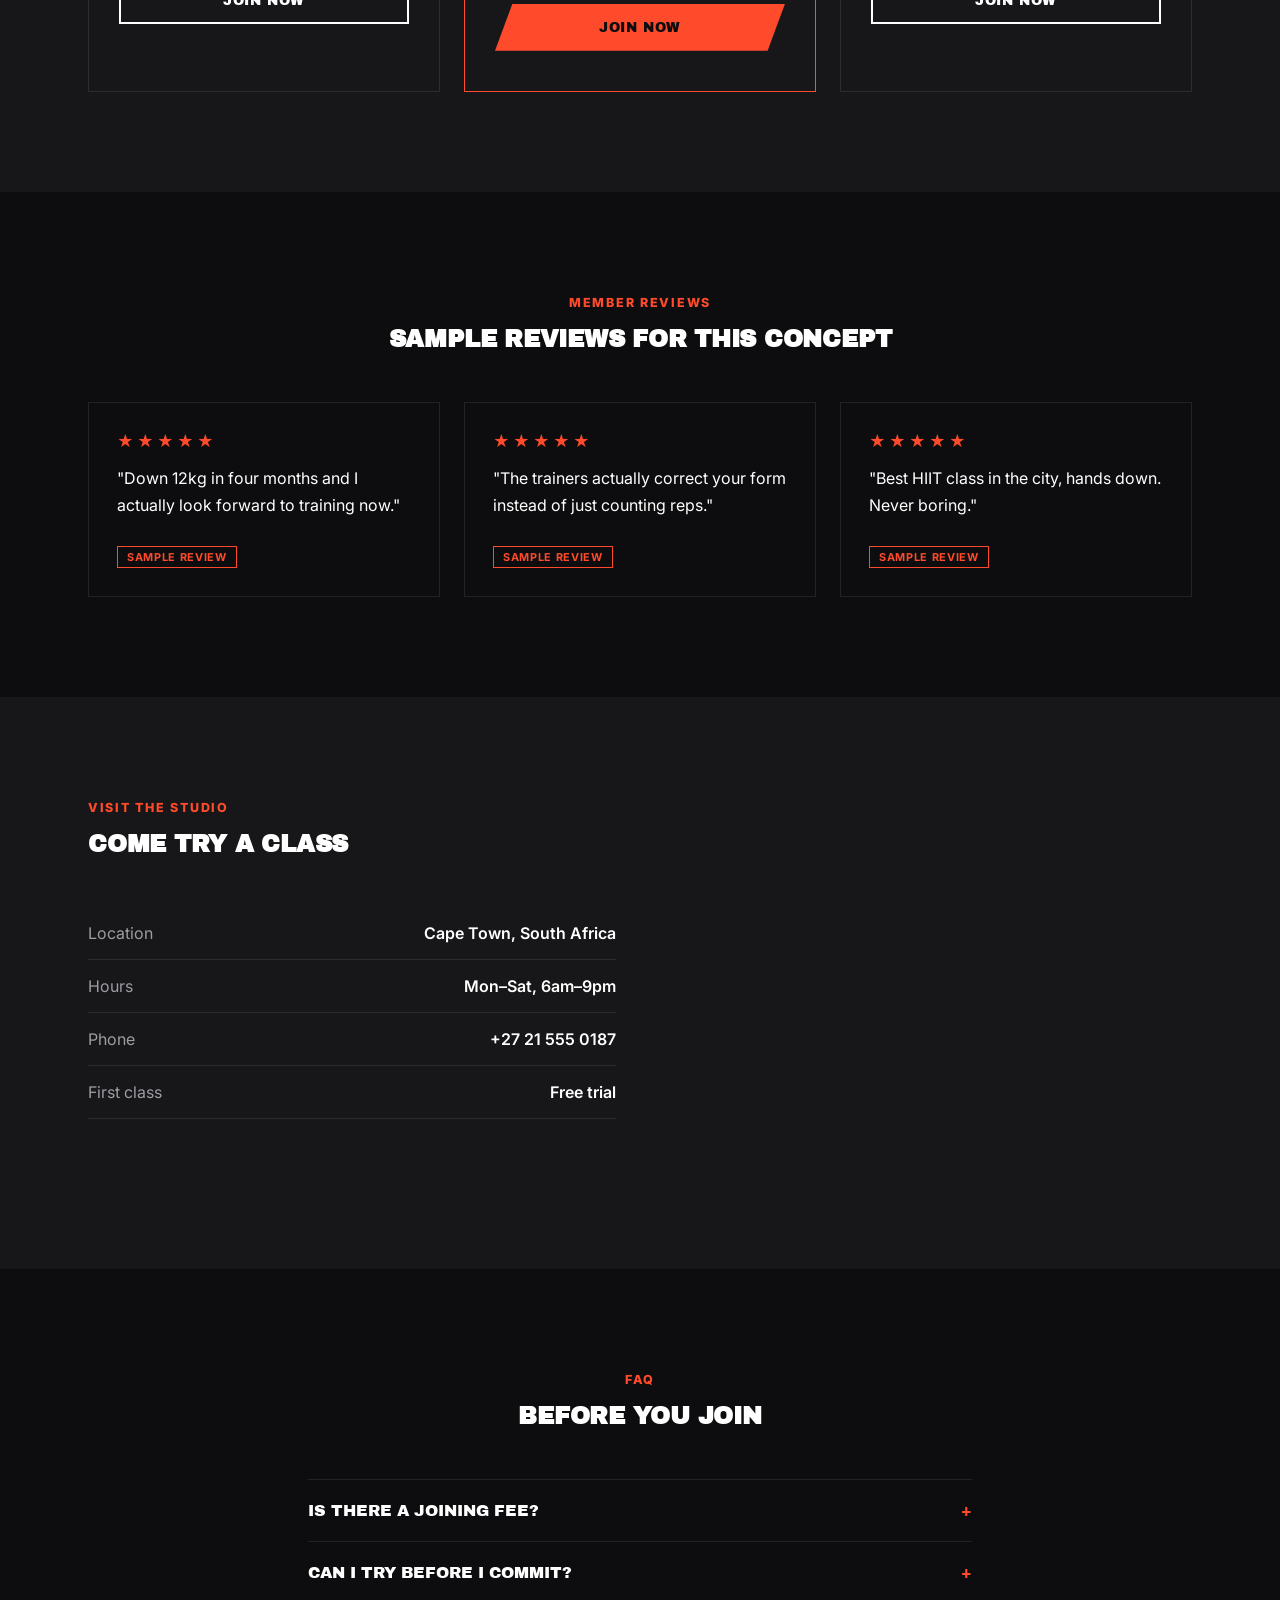
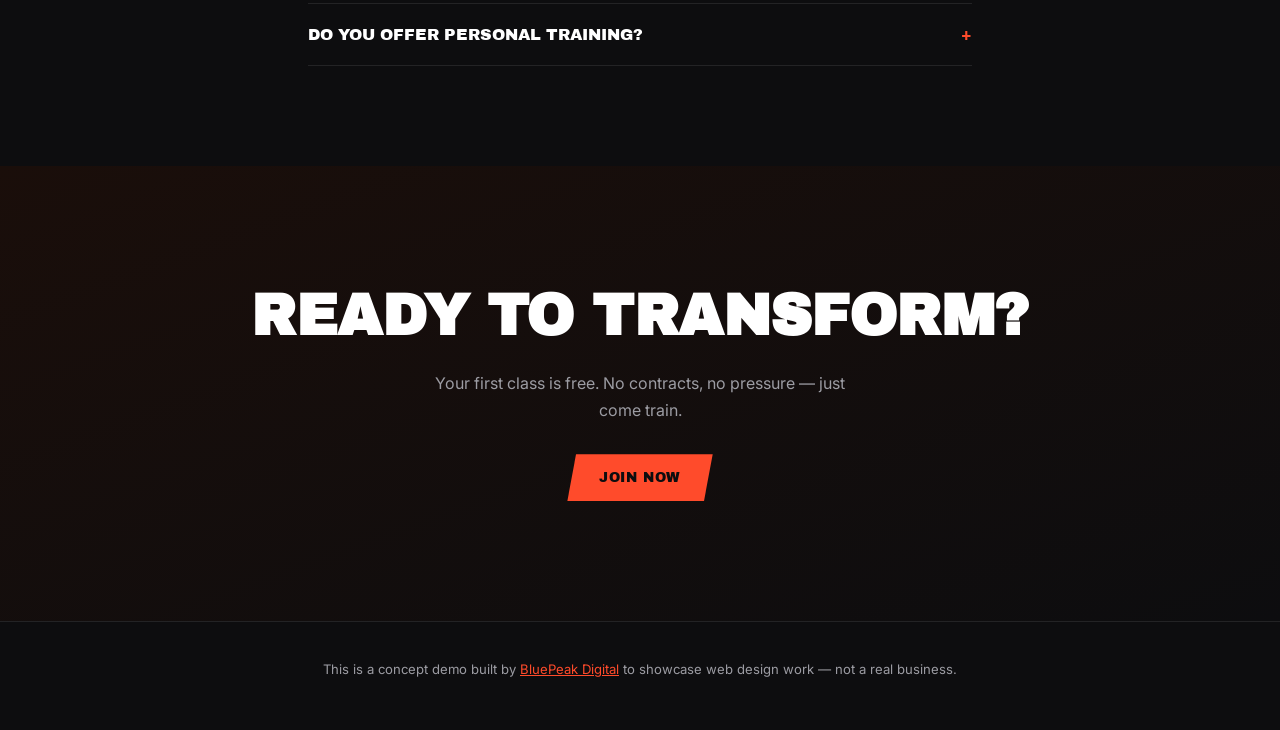
<file: portfolio/gym/index.html>
<!DOCTYPE html>
<html lang="en">
<head>
<meta charset="UTF-8">
<meta name="viewport" content="width=device-width, initial-scale=1.0">
<title>Peak Fitness Studio — Concept Demo by BluePeak Digital</title>
<meta name="robots" content="noindex, follow">
<meta name="description" content="A concept demo website built by BluePeak Digital to showcase web design work — not a real business.">
<meta name="theme-color" content="#0D0D0F">
<link rel="icon" type="image/svg+xml" href="../../favicon.svg">
<link rel="preconnect" href="https://fonts.googleapis.com">
<link rel="preconnect" href="https://fonts.gstatic.com" crossorigin>
<link href="https://fonts.googleapis.com/css2?family=Archivo+Black&family=Inter:wght@400;500;600;700;800&display=swap" rel="stylesheet">
<style>
  :root{
    --bg: #0D0D0F;
    --panel: #17171A;
    --line: rgba(255,255,255,0.09);
    --orange: #FF4B2B;
    --orange-soft: #FF7A56;
    --white: #FFFFFF;
    --muted: #9C9CA3;
    --ease: cubic-bezier(.22,1,.36,1);
  }
  *,*::before,*::after{ box-sizing:border-box; }
  html{ scroll-behavior:smooth; }
  @media (prefers-reduced-motion: reduce){
    html{ scroll-behavior: auto; }
    *,*::before,*::after{ animation-duration: 0.01ms !important; animation-iteration-count: 1 !important; transition-duration: 0.01ms !important; scroll-behavior: auto !important; }
  }
  body{ margin:0; background: var(--bg); color: var(--white); font-family:'Inter',sans-serif; }
  section[id]{ scroll-margin-top: 82px; }
  a:focus-visible, button:focus-visible{ outline: 2px solid var(--orange); outline-offset: 3px; }
  h1,h2,h3{ font-family:'Archivo Black', sans-serif; text-transform: uppercase; line-height: 1.05; margin: 0 0 .4em; letter-spacing: -0.01em; }
  p{ color: var(--muted); margin:0 0 1em; line-height:1.7; }
  a{ color:inherit; text-decoration:none; }
  .container{ max-width: 1160px; margin:0 auto; padding: 0 28px; }
  .eyebrow{ font-family:'Inter',sans-serif; font-weight:800; font-size:0.78rem; letter-spacing:0.14em; text-transform:uppercase; color: var(--orange); margin-bottom:14px; }
  .section{ padding: 100px 0; }
  .section-alt{ background: var(--panel); }
  .section-head{ max-width:560px; margin:0 0 50px; }
  .section-head.center{ margin:0 auto 50px; text-align:center; }
  .btn{ display:inline-flex; align-items:center; gap:8px; padding:16px 32px; font-family:'Archivo Black',sans-serif; font-size:0.85rem; text-transform:uppercase; letter-spacing:0.04em; clip-path: polygon(6% 0,100% 0,94% 100%,0 100%); transition: transform .25s var(--ease); }
  .btn-solid{ background: var(--orange); color:#0D0D0F; }
  .btn-solid:hover{ transform: translateY(-3px) scale(1.02); }
  .btn-outline{ background: transparent; color: var(--white); border: 2px solid var(--white); clip-path:none; padding:14px 30px; }
  .btn-outline:hover{ border-color: var(--orange); color: var(--orange); }

  .demo-banner{ background: var(--orange); color:#0D0D0F; text-align:center; padding:10px 20px; font-weight:700; font-size:0.82rem; }
  .demo-banner a{ text-decoration:underline; }

  header{ position:sticky; top:0; z-index:50; background: rgba(13,13,15,0.9); backdrop-filter: blur(10px); border-bottom: 1px solid var(--line); }
  .nav-inner{ display:flex; align-items:center; justify-content:space-between; padding:20px 0; }
  .logo{ font-family:'Archivo Black',sans-serif; font-size:1.2rem; text-transform:uppercase; }
  .logo span{ color: var(--orange); }
  nav ul{ list-style:none; display:flex; gap:30px; margin:0; padding:0; }
  nav a{ font-size:0.82rem; font-weight:600; text-transform:uppercase; letter-spacing:0.03em; color: var(--muted); }
  nav a:hover{ color: var(--white); }

  .nav-toggle{ display:none; width:36px; height:36px; padding:0; background:transparent; border:none; cursor:pointer; flex-direction:column; align-items:center; justify-content:center; gap:6px; }
  .nav-toggle span{ display:block; width:22px; height:2px; background: var(--white); transition: transform .25s var(--ease), opacity .25s var(--ease); }
  .nav-toggle[aria-expanded="true"] span:nth-child(1){ transform: translateY(8px) rotate(45deg); }
  .nav-toggle[aria-expanded="true"] span:nth-child(2){ opacity:0; }
  .nav-toggle[aria-expanded="true"] span:nth-child(3){ transform: translateY(-8px) rotate(-45deg); }

  .back-to-top{ position:fixed; right:20px; bottom:20px; width:44px; height:44px; border-radius:50%; background: var(--panel); border:1px solid var(--orange); color: var(--orange); display:flex; align-items:center; justify-content:center; cursor:pointer; opacity:0; visibility:hidden; transform: translateY(10px); transition: all .3s var(--ease); z-index:60; }
  .back-to-top.is-visible{ opacity:1; visibility:visible; transform:none; }
  .back-to-top:hover{ background: var(--orange); color:#0D0D0F; }

  .hero{ position:relative; padding:150px 0 120px; overflow:hidden; }
  .hero::before{
    content:""; position:absolute; top:-100px; right:-140px; width:600px; height:600px;
    background: radial-gradient(circle, rgba(255,75,43,0.22), transparent 70%);
  }
  .hero-inner{ position:relative; max-width: 680px; }
  .hero h1{ font-size: clamp(3rem, 8vw, 6rem); }
  .hero h1 em{ font-style:normal; color: var(--orange); }
  .hero p{ font-size:1.1rem; max-width:460px; margin-bottom:34px; }
  .hero-actions{ display:flex; gap:16px; flex-wrap:wrap; }
  .hero-stats{ display:flex; gap:44px; margin-top:60px; padding-top:40px; border-top:1px solid var(--line); }
  .hero-stats div strong{ display:block; font-family:'Archivo Black',sans-serif; font-size:2rem; color: var(--white); }
  .hero-stats div span{ font-size:0.8rem; color: var(--muted); text-transform:uppercase; letter-spacing:0.04em; }

  .prog-grid{ display:grid; grid-template-columns: repeat(4,1fr); gap: 2px; background: var(--line); }
  .prog-card{ background: var(--bg); padding: 40px 26px; transition: background .3s var(--ease), transform .3s var(--ease); position: relative; z-index: 1; }
  .prog-card:hover{ background: var(--panel); transform: translateY(-4px); }
  .prog-card .num{ font-family:'Archivo Black',sans-serif; color: var(--orange); font-size:1.4rem; margin-bottom:16px; }
  .prog-card h3{ font-size:1.05rem; }

  .schedule-table{ width:100%; border-collapse: collapse; }
  .schedule-table th, .schedule-table td{ padding: 16px 14px; text-align:left; border-bottom:1px solid var(--line); font-size:0.9rem; }
  .schedule-table th{ color: var(--orange); text-transform:uppercase; font-size:0.72rem; letter-spacing:0.08em; }
  .schedule-table td{ color: var(--muted); }
  .schedule-table td:first-child{ color: var(--white); font-weight:600; }

  .trainer-grid{ display:grid; grid-template-columns: repeat(4,1fr); gap:24px; }
  .trainer-card{ text-align:center; transition: transform .3s var(--ease); }
  .trainer-card:hover{ transform: translateY(-4px); }
  .trainer-avatar{ width:88px; height:88px; border-radius:50%; margin:0 auto 16px; background: linear-gradient(135deg, var(--orange), var(--orange-soft)); display:flex; align-items:center; justify-content:center; font-family:'Archivo Black',sans-serif; font-size:1.4rem; color:#0D0D0F; }
  .trainer-card h3{ font-size:1.05rem; margin-bottom:2px; }
  .trainer-card .role{ font-size:0.82rem; color: var(--orange); text-transform:uppercase; letter-spacing:0.04em; }

  .pricing-grid{ display:grid; grid-template-columns: repeat(3,1fr); gap: 24px; }
  .price-card{ background: var(--panel); border: 1px solid var(--line); padding: 40px 30px; position:relative; transition: transform .3s var(--ease), border-color .3s var(--ease); }
  .price-card:hover{ transform: translateY(-6px); border-color: var(--orange); }
  .price-card--pop{ border-color: var(--orange); }
  .price-card .tag{ position:absolute; top:-13px; left:30px; background: var(--orange); color:#0D0D0F; font-size:0.68rem; font-weight:800; text-transform:uppercase; padding:5px 12px; letter-spacing:0.05em; }
  .price-card h3{ font-size:1.2rem; }
  .price-card .amount{ font-family:'Archivo Black',sans-serif; font-size:2.4rem; color: var(--white); margin: 10px 0 24px; }
  .price-card .amount span{ font-size:0.9rem; color: var(--muted); text-transform:none; }
  .price-card ul{ list-style:none; margin:0 0 28px; padding:0; display:flex; flex-direction:column; gap:10px; }
  .price-card li{ font-size:0.9rem; color: var(--muted); padding-left:20px; position:relative; }
  .price-card li::before{ content:"—"; position:absolute; left:0; color: var(--orange); }

  .testi-grid{ display:grid; grid-template-columns: repeat(3,1fr); gap:24px; }
  .testi-card{ background: var(--bg); border:1px solid var(--line); padding:28px; transition: transform .3s var(--ease), border-color .3s var(--ease); }
  .testi-card:hover{ transform: translateY(-4px); border-color: var(--orange); }
  .testi-card .stars{ color: var(--orange); letter-spacing:3px; display:block; margin-bottom:14px; }
  .testi-card p{ color: var(--white); font-size:1rem; }
  .sample-tag{ display:inline-block; margin-top:10px; font-size:0.68rem; font-weight:700; letter-spacing:0.06em; text-transform:uppercase; color: var(--orange); border:1px solid var(--orange); padding:3px 9px; }

  .contact-grid{ display:grid; grid-template-columns:1fr 1fr; gap:48px; }
  .contact-list{ list-style:none; margin:0; padding:0; }
  .contact-list li{ display:flex; justify-content:space-between; padding:16px 0; border-bottom:1px solid var(--line); color: var(--muted); }
  .contact-list li span:last-child{ color: var(--white); font-weight:600; }
  .map-frame{ border:1px solid var(--line); filter: grayscale(1) invert(0.92) contrast(0.85); min-height:260px; }
  .map-frame iframe{ width:100%; height:100%; min-height:260px; border:0; display:block; }

  .faq-item{ border-top:1px solid var(--line); }
  .faq-item:last-child{ border-bottom:1px solid var(--line); }
  .faq-trigger{ width:100%; text-align:left; background:transparent; border:none; color: var(--white); font-family:'Archivo Black',sans-serif; text-transform:uppercase; font-size:1rem; padding:22px 0; display:flex; justify-content:space-between; cursor:pointer; }
  .faq-trigger span{ color: var(--orange); }
  .faq-panel{ max-height:0; overflow:hidden; transition:max-height .3s var(--ease); }
  .faq-panel p{ padding:0 0 22px; max-width:560px; }

  .final-cta{ text-align:center; padding:120px 0; background: linear-gradient(160deg, #1a0e0a, var(--bg)); }
  .final-cta h2{ font-size: clamp(2.2rem, 5.5vw, 3.6rem); }

  footer{ padding:36px 0; border-top:1px solid var(--line); text-align:center; color: var(--muted); font-size:0.82rem; }
  footer a{ color: var(--orange); text-decoration: underline; }

  .reveal{ opacity:0; transform: translateY(20px); transition: opacity .7s var(--ease), transform .7s var(--ease); }
  .reveal.is-visible{ opacity:1; transform:none; }

  @media (max-width:860px){
    nav ul{
      display:none; position:absolute; top:100%; left:0; right:0;
      flex-direction:column; gap:0; background: var(--bg);
      border-bottom:1px solid var(--line); padding: 8px 28px 20px;
    }
    header.nav-open nav ul{ display:flex; }
    nav ul li{ padding: 12px 0; border-top: 1px solid var(--line); }
    .nav-toggle{ display:flex; }
    .nav-inner .btn-solid{ padding: 10px 18px; font-size: 0.75rem; }
    .prog-grid, .trainer-grid{ grid-template-columns: repeat(2,1fr); }
    .pricing-grid, .testi-grid, .contact-grid{ grid-template-columns:1fr; }
    .hero-stats{ flex-wrap:wrap; gap:28px; }
    .schedule-table{ font-size:0.8rem; }
  }

  @media (max-width: 420px){
    .logo{ font-size: 1rem; }
    .nav-inner .btn-solid{ display:none; }
  }
</style>
</head>
<body>

<div class="demo-banner">Concept demo built by BluePeak Digital — <a href="../../index.html">back to BluePeak Digital</a></div>

<header id="siteHeader">
  <div class="container nav-inner">
    <div class="logo">PEAK <span>FITNESS</span></div>
    <nav><ul>
      <li><a href="#programs">Programs</a></li>
      <li><a href="#schedule">Schedule</a></li>
      <li><a href="#trainers">Trainers</a></li>
      <li><a href="#pricing">Membership</a></li>
    </ul></nav>
    <a href="#pricing" class="btn btn-solid">Join Now</a>
    <button class="nav-toggle" id="navToggle" aria-label="Open menu" aria-expanded="false">
      <span></span><span></span><span></span>
    </button>
  </div>
</header>

<section class="hero">
  <div class="container hero-inner">
    <p class="eyebrow reveal">Cape Town, South Africa</p>
    <h1 class="reveal">Train <em>harder.</em><br>Recover smarter.</h1>
    <p class="reveal">Strength, conditioning, and recovery under one roof — with coaching that actually pays attention to your form, not just your rep count.</p>
    <div class="hero-actions reveal">
      <a href="#pricing" class="btn btn-solid">Join Now</a>
      <a href="#programs" class="btn btn-outline">See Programs</a>
    </div>
    <div class="hero-stats reveal">
      <div><strong>800+</strong><span>Active members</span></div>
      <div><strong>12</strong><span>Weekly classes</span></div>
      <div><strong>6am–9pm</strong><span>Open daily</span></div>
    </div>
  </div>
</section>

<section class="section" id="programs">
  <div class="container">
    <div class="section-head reveal">
      <p class="eyebrow">Programs</p>
      <h2>Pick your discipline</h2>
    </div>
    <div class="prog-grid reveal">
      <div class="prog-card"><div class="num">01</div><h3>Strength &amp; Conditioning</h3></div>
      <div class="prog-card"><div class="num">02</div><h3>HIIT Circuits</h3></div>
      <div class="prog-card"><div class="num">03</div><h3>Functional Yoga</h3></div>
      <div class="prog-card"><div class="num">04</div><h3>1-on-1 Personal Training</h3></div>
    </div>
  </div>
</section>

<section class="section section-alt" id="schedule">
  <div class="container">
    <div class="section-head reveal">
      <p class="eyebrow">This Week</p>
      <h2>Class schedule</h2>
    </div>
    <div class="reveal" style="overflow-x:auto;">
      <table class="schedule-table">
        <thead><tr><th>Class</th><th>Mon</th><th>Wed</th><th>Fri</th><th>Sat</th></tr></thead>
        <tbody>
          <tr><td>HIIT Circuit</td><td>6:00am</td><td>6:00am</td><td>6:00am</td><td>8:00am</td></tr>
          <tr><td>Strength Fundamentals</td><td>5:30pm</td><td>—</td><td>5:30pm</td><td>9:00am</td></tr>
          <tr><td>Functional Yoga</td><td>—</td><td>7:00pm</td><td>—</td><td>10:00am</td></tr>
          <tr><td>Open Gym</td><td>All day</td><td>All day</td><td>All day</td><td>All day</td></tr>
        </tbody>
      </table>
    </div>
  </div>
</section>

<section class="section" id="trainers">
  <div class="container">
    <div class="section-head center reveal">
      <p class="eyebrow">Coaching Team</p>
      <h2>Meet the trainers</h2>
    </div>
    <div class="trainer-grid reveal">
      <div class="trainer-card"><div class="trainer-avatar">LN</div><h3>Lindiwe N.</h3><div class="role">Strength Coach</div></div>
      <div class="trainer-card"><div class="trainer-avatar">JK</div><h3>Jason K.</h3><div class="role">HIIT Lead</div></div>
      <div class="trainer-card"><div class="trainer-avatar">MP</div><h3>Mpho P.</h3><div class="role">Yoga Instructor</div></div>
      <div class="trainer-card"><div class="trainer-avatar">CV</div><h3>Chris V.</h3><div class="role">Personal Training</div></div>
    </div>
  </div>
</section>

<section class="section section-alt" id="pricing">
  <div class="container">
    <div class="section-head center reveal">
      <p class="eyebrow">Membership</p>
      <h2>Simple pricing, no lock-in</h2>
    </div>
    <div class="pricing-grid reveal">
      <div class="price-card">
        <h3>Starter</h3>
        <p class="amount">R450<span>/mo</span></p>
        <ul><li>Full gym access</li><li>2 classes per week</li><li>App-based tracking</li></ul>
        <a href="#contact" class="btn btn-outline" style="width:100%;justify-content:center;">Join Now</a>
      </div>
      <div class="price-card price-card--pop">
        <p class="tag">Most Popular</p>
        <h3>Performance</h3>
        <p class="amount">R750<span>/mo</span></p>
        <ul><li>Full gym access</li><li>Unlimited classes</li><li>Monthly progress check-in</li><li>Recovery zone access</li></ul>
        <a href="#contact" class="btn btn-solid" style="width:100%;justify-content:center;">Join Now</a>
      </div>
      <div class="price-card">
        <h3>Elite</h3>
        <p class="amount">R1,200<span>/mo</span></p>
        <ul><li>Everything in Performance</li><li>2x Personal Training / month</li><li>Nutrition guidance</li></ul>
        <a href="#contact" class="btn btn-outline" style="width:100%;justify-content:center;">Join Now</a>
      </div>
    </div>
  </div>
</section>

<section class="section">
  <div class="container">
    <div class="section-head center reveal">
      <p class="eyebrow">Member Reviews</p>
      <h2>Sample reviews for this concept</h2>
    </div>
    <div class="testi-grid">
      <div class="testi-card reveal"><span class="stars">★★★★★</span><p>"Down 12kg in four months and I actually look forward to training now."</p><span class="sample-tag">Sample review</span></div>
      <div class="testi-card reveal"><span class="stars">★★★★★</span><p>"The trainers actually correct your form instead of just counting reps."</p><span class="sample-tag">Sample review</span></div>
      <div class="testi-card reveal"><span class="stars">★★★★★</span><p>"Best HIIT class in the city, hands down. Never boring."</p><span class="sample-tag">Sample review</span></div>
    </div>
  </div>
</section>

<section class="section section-alt" id="contact">
  <div class="container">
    <div class="section-head reveal">
      <p class="eyebrow">Visit The Studio</p>
      <h2>Come try a class</h2>
    </div>
    <div class="contact-grid">
      <ul class="contact-list reveal">
        <li><span>Location</span><span>Cape Town, South Africa</span></li>
        <li><span>Hours</span><span>Mon–Sat, 6am–9pm</span></li>
        <li><span>Phone</span><span>+27 21 555 0187</span></li>
        <li><span>First class</span><span>Free trial</span></li>
      </ul>
      <div class="map-frame reveal">
        <iframe src="https://www.google.com/maps?q=Cape+Town,South+Africa&output=embed" loading="lazy" title="Map placeholder — Cape Town, South Africa"></iframe>
      </div>
    </div>
  </div>
</section>

<section class="section" style="max-width:720px;margin:0 auto;">
  <div class="container">
    <div class="section-head center reveal">
      <p class="eyebrow">FAQ</p>
      <h2>Before you join</h2>
    </div>
    <div class="reveal">
      <div class="faq-item">
        <button class="faq-trigger" aria-expanded="false" aria-controls="faq-panel-1" id="faq-trigger-1">Is there a joining fee? <span>+</span></button>
        <div class="faq-panel" id="faq-panel-1" role="region" aria-labelledby="faq-trigger-1"><p>No joining fee — just your monthly membership, cancel any time with 30 days' notice.</p></div>
      </div>
      <div class="faq-item">
        <button class="faq-trigger" aria-expanded="false" aria-controls="faq-panel-2" id="faq-trigger-2">Can I try before I commit? <span>+</span></button>
        <div class="faq-panel" id="faq-panel-2" role="region" aria-labelledby="faq-trigger-2"><p>Yes — your first class is free, no strings attached.</p></div>
      </div>
      <div class="faq-item">
        <button class="faq-trigger" aria-expanded="false" aria-controls="faq-panel-3" id="faq-trigger-3">Do you offer personal training? <span>+</span></button>
        <div class="faq-panel" id="faq-panel-3" role="region" aria-labelledby="faq-trigger-3"><p>Yes, available as add-on sessions or included in the Elite membership.</p></div>
      </div>
    </div>
  </div>
</section>

<section class="final-cta">
  <div class="container reveal">
    <h2>Ready to transform?</h2>
    <p style="max-width:420px;margin:0 auto 30px;">Your first class is free. No contracts, no pressure — just come train.</p>
    <a href="#pricing" class="btn btn-solid">Join Now</a>
  </div>
</section>

<footer>
  <div class="container">
    <p>This is a concept demo built by <a href="../../index.html">BluePeak Digital</a> to showcase web design work — not a real business.</p>
  </div>
</footer>

<button class="back-to-top" id="backToTop" aria-label="Back to top">
  <svg width="18" height="18" viewBox="0 0 16 16" fill="none" aria-hidden="true"><path d="M8 12V4M4 8l4-4 4 4" stroke="currentColor" stroke-width="1.6" stroke-linecap="round" stroke-linejoin="round"/></svg>
</button>

<script>
document.addEventListener('DOMContentLoaded', () => {
  const io = new IntersectionObserver((entries) => {
    entries.forEach(e => { if (e.isIntersecting){ e.target.classList.add('is-visible'); io.unobserve(e.target); } });
  }, { threshold: 0.15 });
  document.querySelectorAll('.reveal').forEach(el => io.observe(el));

  document.querySelectorAll('.faq-trigger').forEach(btn => {
    const panel = btn.nextElementSibling;
    btn.addEventListener('click', () => {
      const isOpen = btn.getAttribute('aria-expanded') === 'true';
      document.querySelectorAll('.faq-trigger').forEach(t => {
        t.setAttribute('aria-expanded', 'false');
        t.nextElementSibling.style.maxHeight = null;
      });
      btn.setAttribute('aria-expanded', String(!isOpen));
      if (!isOpen) panel.style.maxHeight = panel.scrollHeight + 'px';
    });
  });

  const header = document.getElementById('siteHeader');
  const navToggle = document.getElementById('navToggle');
  navToggle.addEventListener('click', () => {
    const isOpen = header.classList.toggle('nav-open');
    navToggle.setAttribute('aria-expanded', String(isOpen));
  });
  header.querySelectorAll('nav a').forEach(link => {
    link.addEventListener('click', () => {
      header.classList.remove('nav-open');
      navToggle.setAttribute('aria-expanded', 'false');
    });
  });

  const backToTop = document.getElementById('backToTop');
  document.addEventListener('scroll', () => {
    backToTop.classList.toggle('is-visible', window.scrollY > 600);
  }, { passive: true });
  backToTop.addEventListener('click', () => window.scrollTo({ top: 0, behavior: 'smooth' }));
});
</script>
</body>
</html>
</file>
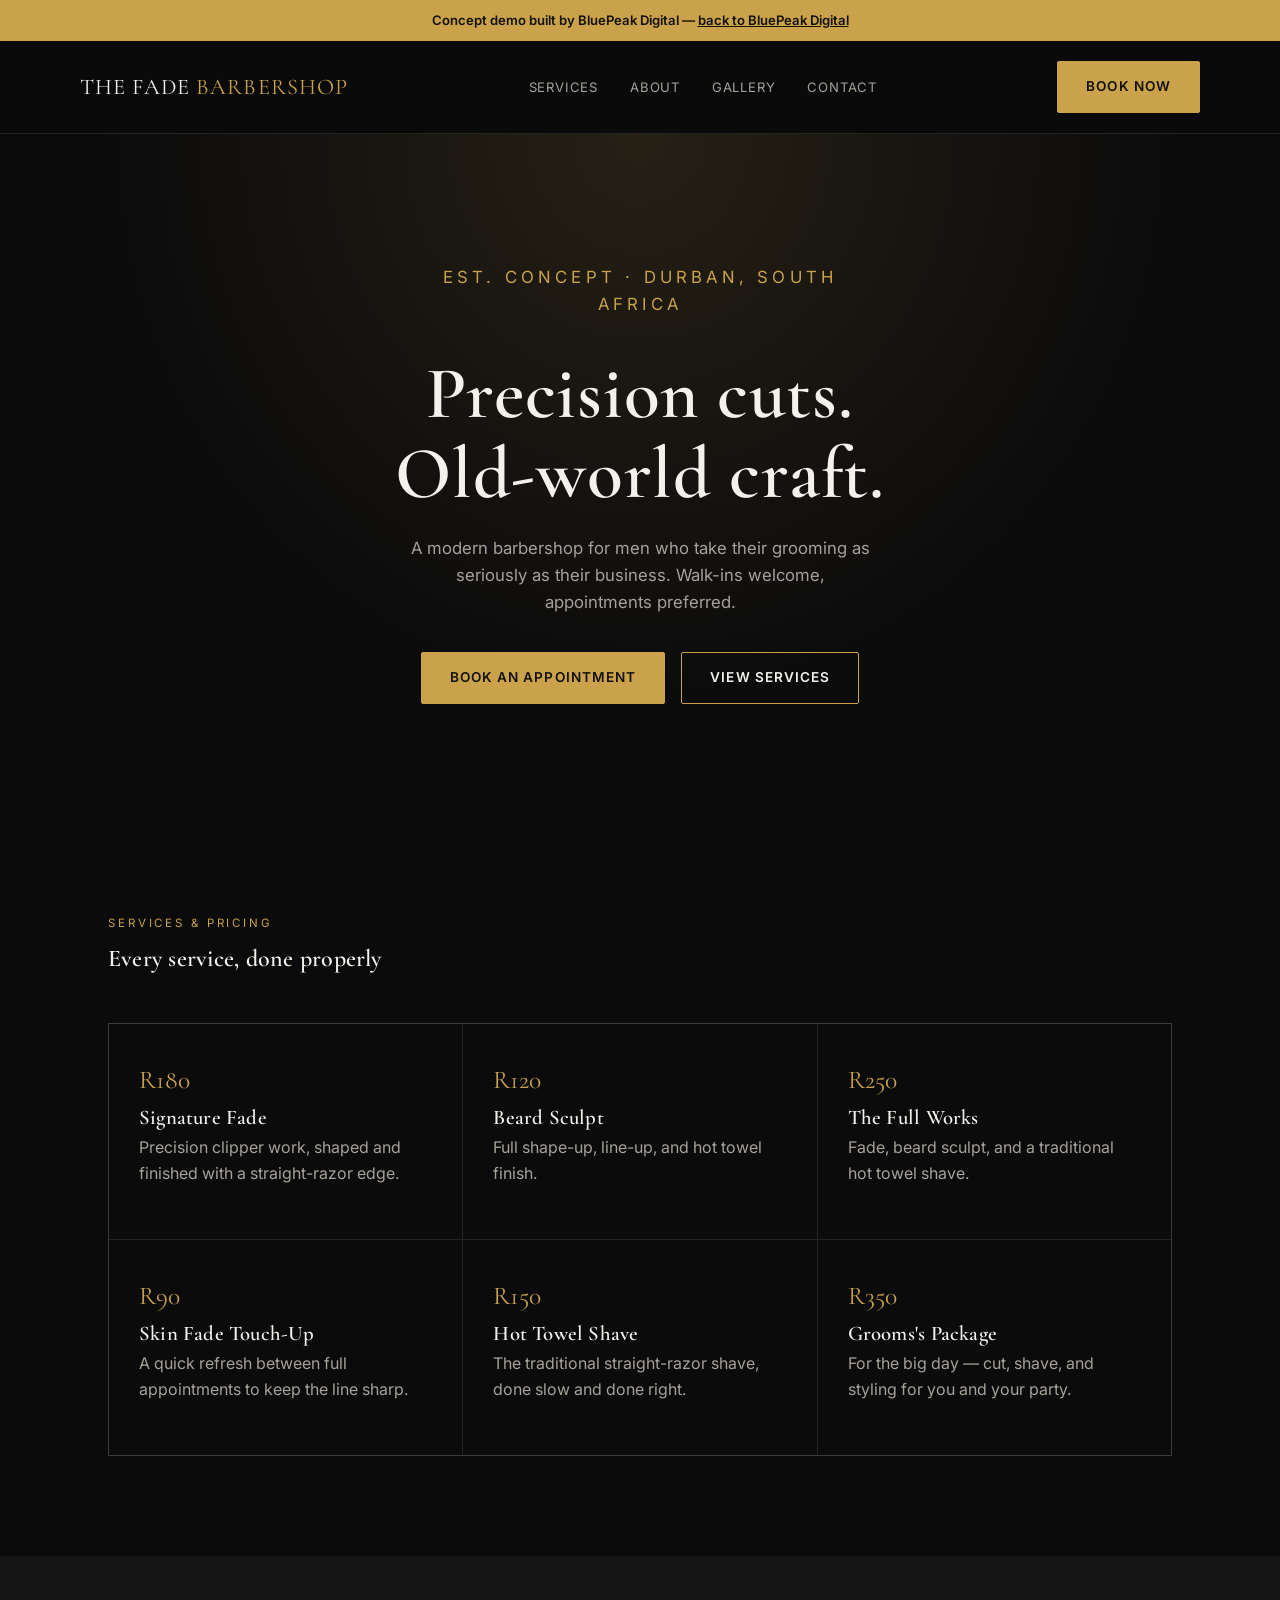
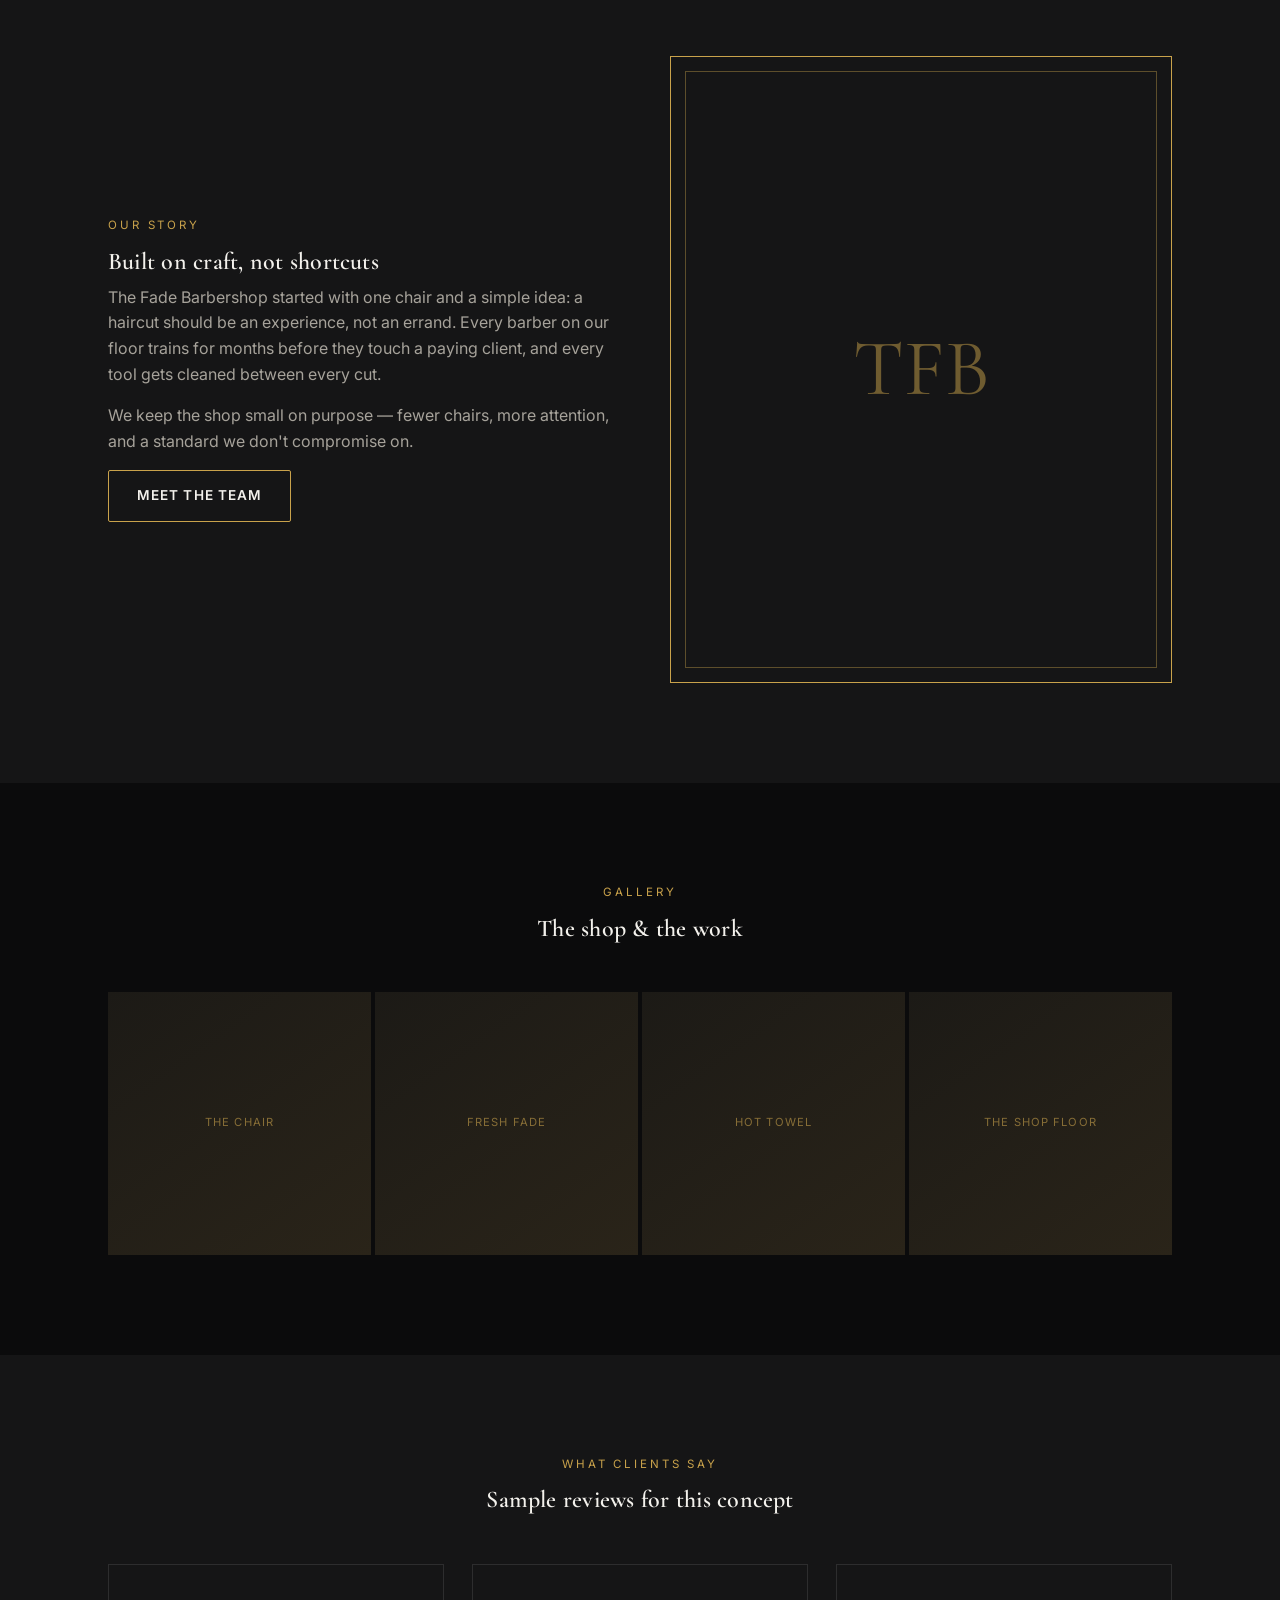
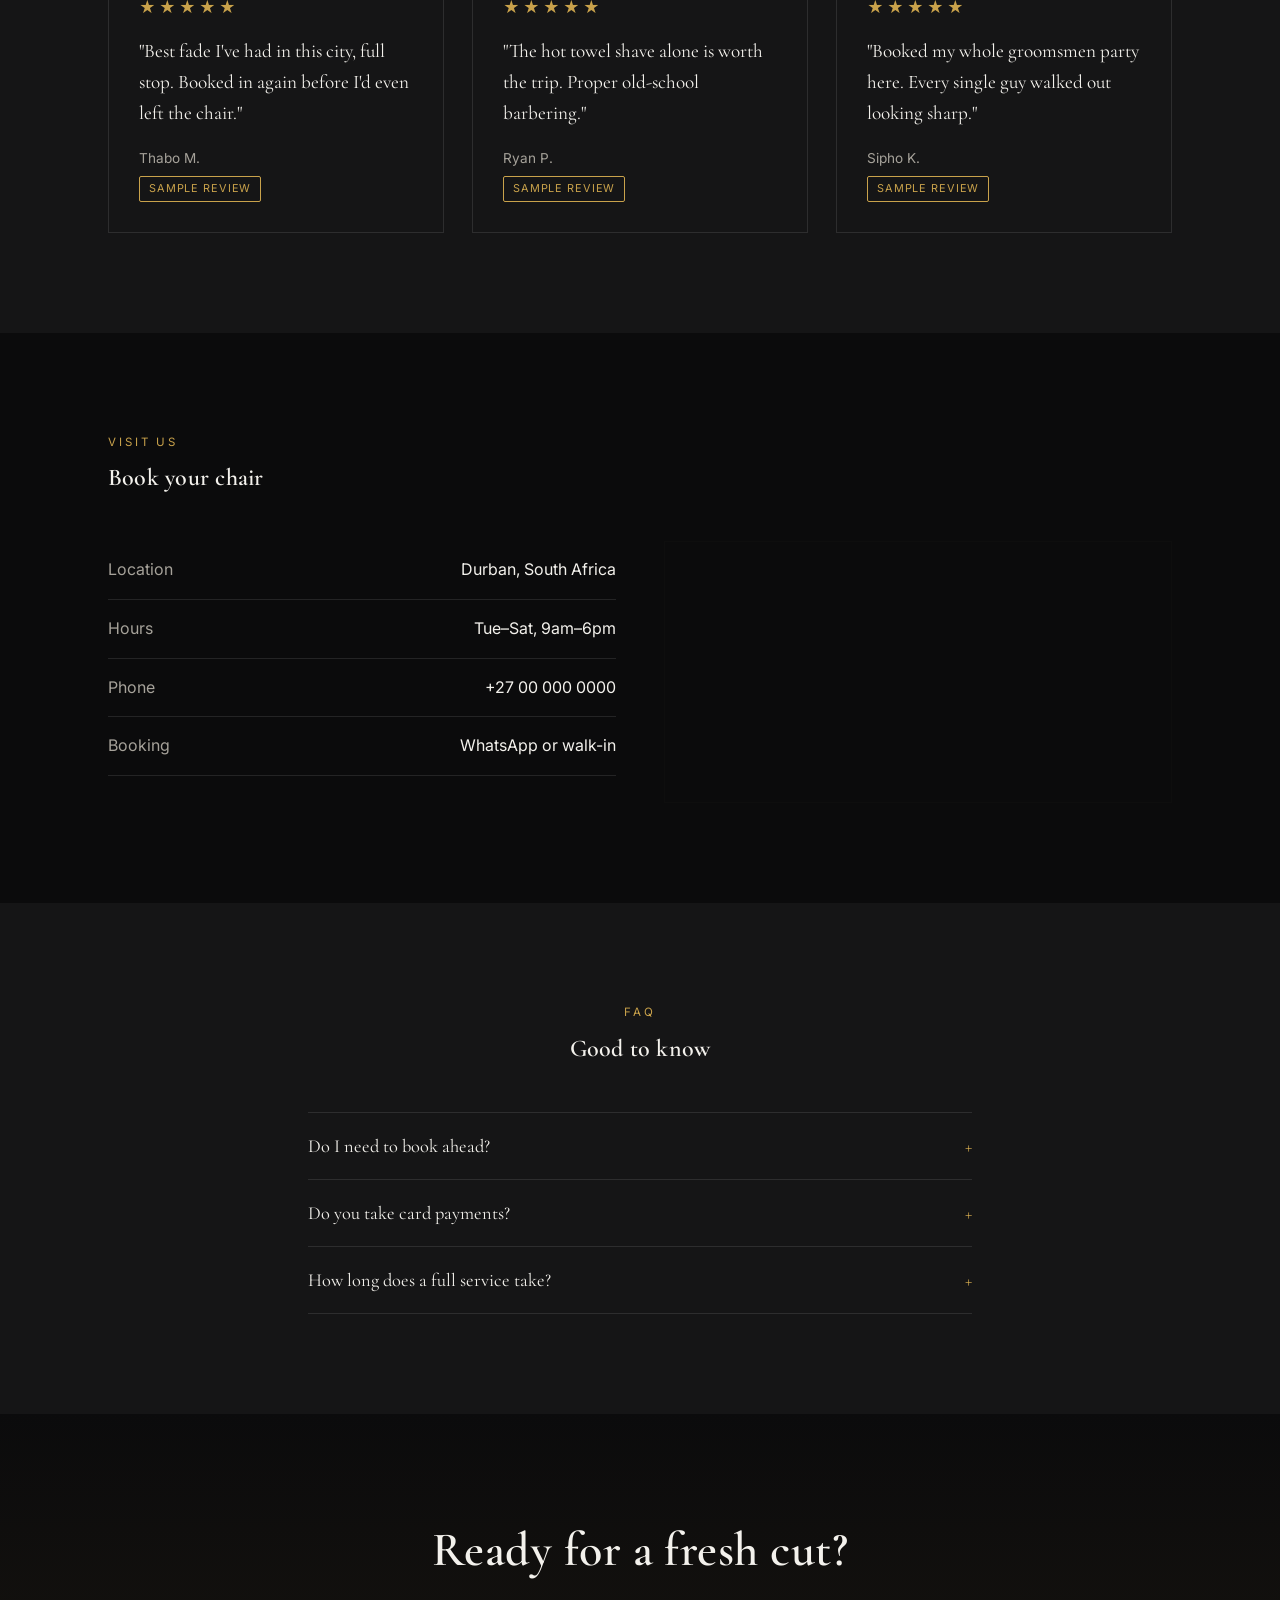
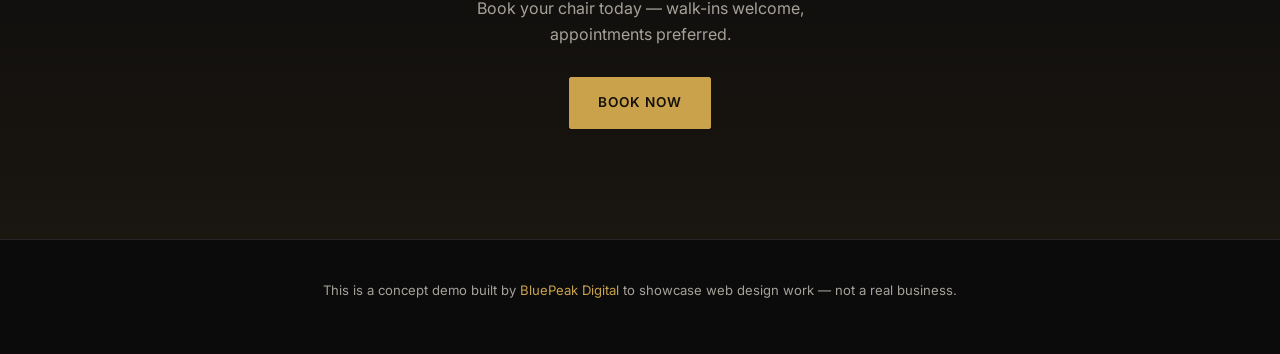
<file: mnt/user-data/outputs/portfolio/barbershop/index.html>
<!DOCTYPE html>
<html lang="en">
<head>
<meta charset="UTF-8">
<meta name="viewport" content="width=device-width, initial-scale=1.0">
<title>The Fade Barbershop — Concept Demo by BluePeak Digital</title>
<link rel="preconnect" href="https://fonts.googleapis.com">
<link href="https://fonts.googleapis.com/css2?family=Cormorant+Garamond:wght@500;600;700&family=Inter:wght@400;500;600&display=swap" rel="stylesheet">
<style>
  :root{
    --ink: #0B0B0C;
    --panel: #151516;
    --line: rgba(255,255,255,0.1);
    --gold: #C9A24B;
    --gold-soft: #E8CE8A;
    --white: #F3F1EC;
    --muted: #A6A29A;
    --ease: cubic-bezier(.22,1,.36,1);
  }
  *,*::before,*::after{ box-sizing: border-box; }
  html{ scroll-behavior: smooth; }
  body{
    margin:0; background: var(--ink); color: var(--white);
    font-family: 'Inter', sans-serif; line-height: 1.6;
  }
  h1,h2,h3{ font-family: 'Cormorant Garamond', serif; font-weight: 600; line-height: 1.1; margin: 0 0 .4em; letter-spacing: 0.01em; }
  p{ color: var(--muted); margin: 0 0 1em; }
  a{ color: inherit; text-decoration: none; }
  img,svg{ display:block; }
  .container{ max-width: 1120px; margin: 0 auto; padding: 0 28px; }
  .eyebrow{ font-size: 0.72rem; letter-spacing: 0.25em; text-transform: uppercase; color: var(--gold); margin-bottom: 14px; }
  .section{ padding: 100px 0; }
  .section-alt{ background: var(--panel); }
  .section-head{ max-width: 560px; margin: 0 0 50px; }
  .section-head.center{ margin-left:auto; margin-right:auto; text-align:center; }
  .btn{ display:inline-flex; align-items:center; gap:8px; padding: 14px 28px; border-radius: 2px; font-size: 0.85rem; letter-spacing: 0.08em; text-transform: uppercase; font-weight:600; transition: all .3s var(--ease); border: 1px solid var(--gold); }
  .btn-gold{ background: var(--gold); color: #14110A; }
  .btn-gold:hover{ background: var(--gold-soft); transform: translateY(-2px); }
  .btn-line{ background: transparent; color: var(--white); }
  .btn-line:hover{ border-color: var(--white); }

  /* Demo banner */
  .demo-banner{ background: var(--gold); color:#14110A; text-align:center; padding: 10px 20px; font-size: 0.82rem; font-weight:600; }
  .demo-banner a{ text-decoration: underline; }

  /* Nav */
  header{ position: sticky; top:0; z-index: 50; background: rgba(11,11,12,0.85); backdrop-filter: blur(10px); border-bottom: 1px solid var(--line); }
  .nav-inner{ display:flex; align-items:center; justify-content:space-between; padding: 20px 0; }
  .logo{ font-family:'Cormorant Garamond', serif; font-size: 1.4rem; letter-spacing: 0.05em; }
  .logo span{ color: var(--gold); }
  nav ul{ list-style:none; display:flex; gap:32px; margin:0; padding:0; }
  nav a{ font-size: 0.82rem; letter-spacing: 0.06em; text-transform: uppercase; color: var(--muted); transition: color .2s; }
  nav a:hover{ color: var(--gold); }

  /* Hero */
  .hero{ position: relative; padding: 130px 0 110px; text-align:center; overflow:hidden; }
  .hero::before{ content:""; position:absolute; inset:0; background: radial-gradient(ellipse at 50% 0%, rgba(201,162,75,0.14), transparent 60%); }
  .hero-inner{ position: relative; }
  .hero h1{ font-size: clamp(2.6rem, 6vw, 4.6rem); margin-bottom: 20px; }
  .hero p{ max-width: 480px; margin: 0 auto 36px; font-size: 1.05rem; }
  .hero-actions{ display:flex; gap:16px; justify-content:center; flex-wrap:wrap; }
  .hero-rule{ width: 60px; height:1px; background: var(--gold); margin: 32px auto; }

  /* Services */
  .service-list{ display:grid; grid-template-columns: repeat(3,1fr); gap: 1px; background: var(--line); border: 1px solid var(--line); }
  .service-item{ background: var(--ink); padding: 36px 30px; }
  .service-item .price{ color: var(--gold); font-family:'Cormorant Garamond',serif; font-size: 1.6rem; margin-bottom: 6px; }
  .service-item h3{ font-size: 1.3rem; margin-bottom: 6px; }

  /* About */
  .about-grid{ display:grid; grid-template-columns: 1fr 1fr; gap: 60px; align-items:center; }
  .about-panel{ aspect-ratio: 4/5; border: 1px solid var(--gold); position:relative; display:flex; align-items:center; justify-content:center; }
  .about-panel::before{ content:""; position:absolute; inset:14px; border:1px solid rgba(201,162,75,0.4); }
  .about-panel span{ font-family:'Cormorant Garamond',serif; font-size: 5rem; color: var(--gold); opacity:0.5; }

  /* Gallery */
  .gallery-grid{ display:grid; grid-template-columns: repeat(4, 1fr); gap: 4px; }
  .gallery-item{ aspect-ratio: 1; background: linear-gradient(145deg, #1c1a16, #2a2419); position:relative; overflow:hidden; }
  .gallery-item::after{ content: attr(data-label); position:absolute; inset:0; display:flex; align-items:center; justify-content:center; color: var(--gold); font-size:0.7rem; letter-spacing:0.1em; text-transform:uppercase; opacity:0.6; }

  /* Testimonials */
  .testi-grid{ display:grid; grid-template-columns: repeat(3,1fr); gap: 28px; }
  .testi-card{ background: var(--panel); border:1px solid var(--line); padding: 30px; }
  .testi-card .stars{ color: var(--gold); letter-spacing: 3px; margin-bottom: 16px; display:block; }
  .testi-card p{ color: var(--white); font-family:'Cormorant Garamond',serif; font-size: 1.2rem; margin-bottom: 20px; }
  .testi-card .who{ color: var(--muted); font-size: 0.85rem; }
  .sample-tag{ display:inline-block; margin-top:6px; font-size:0.68rem; letter-spacing:0.08em; text-transform:uppercase; color: var(--gold); border:1px solid var(--gold); padding: 3px 9px; border-radius: 2px; }

  /* Contact */
  .contact-grid{ display:grid; grid-template-columns: 1fr 1fr; gap: 48px; }
  .contact-list{ list-style:none; margin:0; padding:0; }
  .contact-list li{ padding: 16px 0; border-bottom: 1px solid var(--line); display:flex; justify-content:space-between; color: var(--muted); }
  .contact-list li span:last-child{ color: var(--white); }
  .map-frame{ border:1px solid var(--line); filter: grayscale(1) invert(0.9) contrast(0.9); height: 100%; min-height: 260px; }
  .map-frame iframe{ width:100%; height:100%; min-height:260px; border:0; display:block; }

  /* FAQ */
  .faq-item{ border-top: 1px solid var(--line); }
  .faq-item:last-child{ border-bottom: 1px solid var(--line); }
  .faq-trigger{ width:100%; text-align:left; background:transparent; border:none; color: var(--white); font-family:'Cormorant Garamond',serif; font-size: 1.15rem; padding: 22px 0; display:flex; justify-content:space-between; cursor:pointer; }
  .faq-trigger span{ color: var(--gold); }
  .faq-panel{ max-height:0; overflow:hidden; transition: max-height .3s var(--ease); }
  .faq-panel p{ padding: 0 0 22px; max-width: 560px; }

  /* Final CTA */
  .final-cta{ text-align:center; padding: 110px 0; background: linear-gradient(180deg, var(--ink), #1a1610); }
  .final-cta h2{ font-size: clamp(2rem, 4.5vw, 3rem); }

  footer{ padding: 40px 0; border-top: 1px solid var(--line); text-align:center; color: var(--muted); font-size: 0.82rem; }
  footer a{ color: var(--gold); }

  .reveal{ opacity:0; transform: translateY(20px); transition: opacity .7s var(--ease), transform .7s var(--ease); }
  .reveal.is-visible{ opacity:1; transform:none; }

  @media (max-width: 860px){
    nav ul{ display:none; }
    .service-list{ grid-template-columns: 1fr; }
    .about-grid, .contact-grid{ grid-template-columns: 1fr; }
    .gallery-grid{ grid-template-columns: repeat(2,1fr); }
    .testi-grid{ grid-template-columns: 1fr; }
  }
</style>
</head>
<body>

<div class="demo-banner">Concept demo built by BluePeak Digital — <a href="../../index.html">back to BluePeak Digital</a></div>

<header>
  <div class="container nav-inner">
    <div class="logo">THE FADE <span>BARBERSHOP</span></div>
    <nav><ul>
      <li><a href="#services">Services</a></li>
      <li><a href="#about">About</a></li>
      <li><a href="#gallery">Gallery</a></li>
      <li><a href="#contact">Contact</a></li>
    </ul></nav>
    <a href="#contact" class="btn btn-gold">Book Now</a>
  </div>
</header>

<section class="hero">
  <div class="container hero-inner">
    <p class="eyebrow reveal">Est. Concept · Durban, South Africa</p>
    <h1 class="reveal">Precision cuts.<br>Old-world craft.</h1>
    <p class="reveal">A modern barbershop for men who take their grooming as seriously as their business. Walk-ins welcome, appointments preferred.</p>
    <div class="hero-actions reveal">
      <a href="#contact" class="btn btn-gold">Book an Appointment</a>
      <a href="#services" class="btn btn-line">View Services</a>
    </div>
  </div>
</section>

<section class="section" id="services">
  <div class="container">
    <div class="section-head reveal">
      <p class="eyebrow">Services &amp; Pricing</p>
      <h2>Every service, done properly</h2>
    </div>
    <div class="service-list reveal">
      <div class="service-item">
        <p class="price">R180</p>
        <h3>Signature Fade</h3>
        <p>Precision clipper work, shaped and finished with a straight-razor edge.</p>
      </div>
      <div class="service-item">
        <p class="price">R120</p>
        <h3>Beard Sculpt</h3>
        <p>Full shape-up, line-up, and hot towel finish.</p>
      </div>
      <div class="service-item">
        <p class="price">R250</p>
        <h3>The Full Works</h3>
        <p>Fade, beard sculpt, and a traditional hot towel shave.</p>
      </div>
      <div class="service-item">
        <p class="price">R90</p>
        <h3>Skin Fade Touch-Up</h3>
        <p>A quick refresh between full appointments to keep the line sharp.</p>
      </div>
      <div class="service-item">
        <p class="price">R150</p>
        <h3>Hot Towel Shave</h3>
        <p>The traditional straight-razor shave, done slow and done right.</p>
      </div>
      <div class="service-item">
        <p class="price">R350</p>
        <h3>Grooms's Package</h3>
        <p>For the big day — cut, shave, and styling for you and your party.</p>
      </div>
    </div>
  </div>
</section>

<section class="section section-alt" id="about">
  <div class="container about-grid">
    <div class="reveal">
      <p class="eyebrow">Our Story</p>
      <h2>Built on craft, not shortcuts</h2>
      <p>The Fade Barbershop started with one chair and a simple idea: a haircut should be an experience, not an errand. Every barber on our floor trains for months before they touch a paying client, and every tool gets cleaned between every cut.</p>
      <p>We keep the shop small on purpose — fewer chairs, more attention, and a standard we don't compromise on.</p>
      <a href="#contact" class="btn btn-line">Meet the Team</a>
    </div>
    <div class="about-panel reveal"><span>TFB</span></div>
  </div>
</section>

<section class="section" id="gallery">
  <div class="container">
    <div class="section-head center reveal">
      <p class="eyebrow">Gallery</p>
      <h2>The shop &amp; the work</h2>
    </div>
    <div class="gallery-grid reveal">
      <div class="gallery-item" data-label="The Chair"></div>
      <div class="gallery-item" data-label="Fresh Fade"></div>
      <div class="gallery-item" data-label="Hot Towel"></div>
      <div class="gallery-item" data-label="The Shop Floor"></div>
    </div>
  </div>
</section>

<section class="section section-alt">
  <div class="container">
    <div class="section-head center reveal">
      <p class="eyebrow">What Clients Say</p>
      <h2>Sample reviews for this concept</h2>
    </div>
    <div class="testi-grid">
      <div class="testi-card reveal">
        <span class="stars">★★★★★</span>
        <p>"Best fade I've had in this city, full stop. Booked in again before I'd even left the chair."</p>
        <div class="who">Thabo M.</div>
        <span class="sample-tag">Sample review</span>
      </div>
      <div class="testi-card reveal">
        <span class="stars">★★★★★</span>
        <p>"The hot towel shave alone is worth the trip. Proper old-school barbering."</p>
        <div class="who">Ryan P.</div>
        <span class="sample-tag">Sample review</span>
      </div>
      <div class="testi-card reveal">
        <span class="stars">★★★★★</span>
        <p>"Booked my whole groomsmen party here. Every single guy walked out looking sharp."</p>
        <div class="who">Sipho K.</div>
        <span class="sample-tag">Sample review</span>
      </div>
    </div>
  </div>
</section>

<section class="section" id="contact">
  <div class="container">
    <div class="section-head reveal">
      <p class="eyebrow">Visit Us</p>
      <h2>Book your chair</h2>
    </div>
    <div class="contact-grid">
      <ul class="contact-list reveal">
        <li><span>Location</span><span>Durban, South Africa</span></li>
        <li><span>Hours</span><span>Tue–Sat, 9am–6pm</span></li>
        <li><span>Phone</span><span>+27 00 000 0000</span></li>
        <li><span>Booking</span><span>WhatsApp or walk-in</span></li>
      </ul>
      <div class="map-frame reveal">
        <iframe src="https://www.google.com/maps?q=Durban,South+Africa&output=embed" loading="lazy" title="Map placeholder — Durban, South Africa"></iframe>
      </div>
    </div>
  </div>
</section>

<section class="section section-alt">
  <div class="container" style="max-width:720px;">
    <div class="section-head center reveal">
      <p class="eyebrow">FAQ</p>
      <h2>Good to know</h2>
    </div>
    <div class="reveal">
      <div class="faq-item">
        <button class="faq-trigger">Do I need to book ahead? <span>+</span></button>
        <div class="faq-panel"><p>Walk-ins are welcome, but booking ahead guarantees your preferred barber and time slot.</p></div>
      </div>
      <div class="faq-item">
        <button class="faq-trigger">Do you take card payments? <span>+</span></button>
        <div class="faq-panel"><p>Yes — card, EFT, and cash are all accepted.</p></div>
      </div>
      <div class="faq-item">
        <button class="faq-trigger">How long does a full service take? <span>+</span></button>
        <div class="faq-panel"><p>A standard fade takes around 30 minutes; the Full Works package runs closer to an hour.</p></div>
      </div>
    </div>
  </div>
</section>

<section class="final-cta">
  <div class="container reveal">
    <h2>Ready for a fresh cut?</h2>
    <p style="max-width:420px;margin:0 auto 30px;">Book your chair today — walk-ins welcome, appointments preferred.</p>
    <a href="#contact" class="btn btn-gold">Book Now</a>
  </div>
</section>

<footer>
  <div class="container">
    <p>This is a concept demo built by <a href="../../index.html">BluePeak Digital</a> to showcase web design work — not a real business.</p>
  </div>
</footer>

<script>
document.addEventListener('DOMContentLoaded', () => {
  const revealEls = document.querySelectorAll('.reveal');
  const io = new IntersectionObserver((entries) => {
    entries.forEach(e => { if (e.isIntersecting){ e.target.classList.add('is-visible'); io.unobserve(e.target); } });
  }, { threshold: 0.15 });
  revealEls.forEach(el => io.observe(el));

  document.querySelectorAll('.faq-trigger').forEach(btn => {
    const panel = btn.nextElementSibling;
    btn.addEventListener('click', () => {
      const open = panel.style.maxHeight;
      document.querySelectorAll('.faq-panel').forEach(p => p.style.maxHeight = null);
      if (!open) panel.style.maxHeight = panel.scrollHeight + 'px';
    });
  });
});
</script>
</body>
</html>
</file>
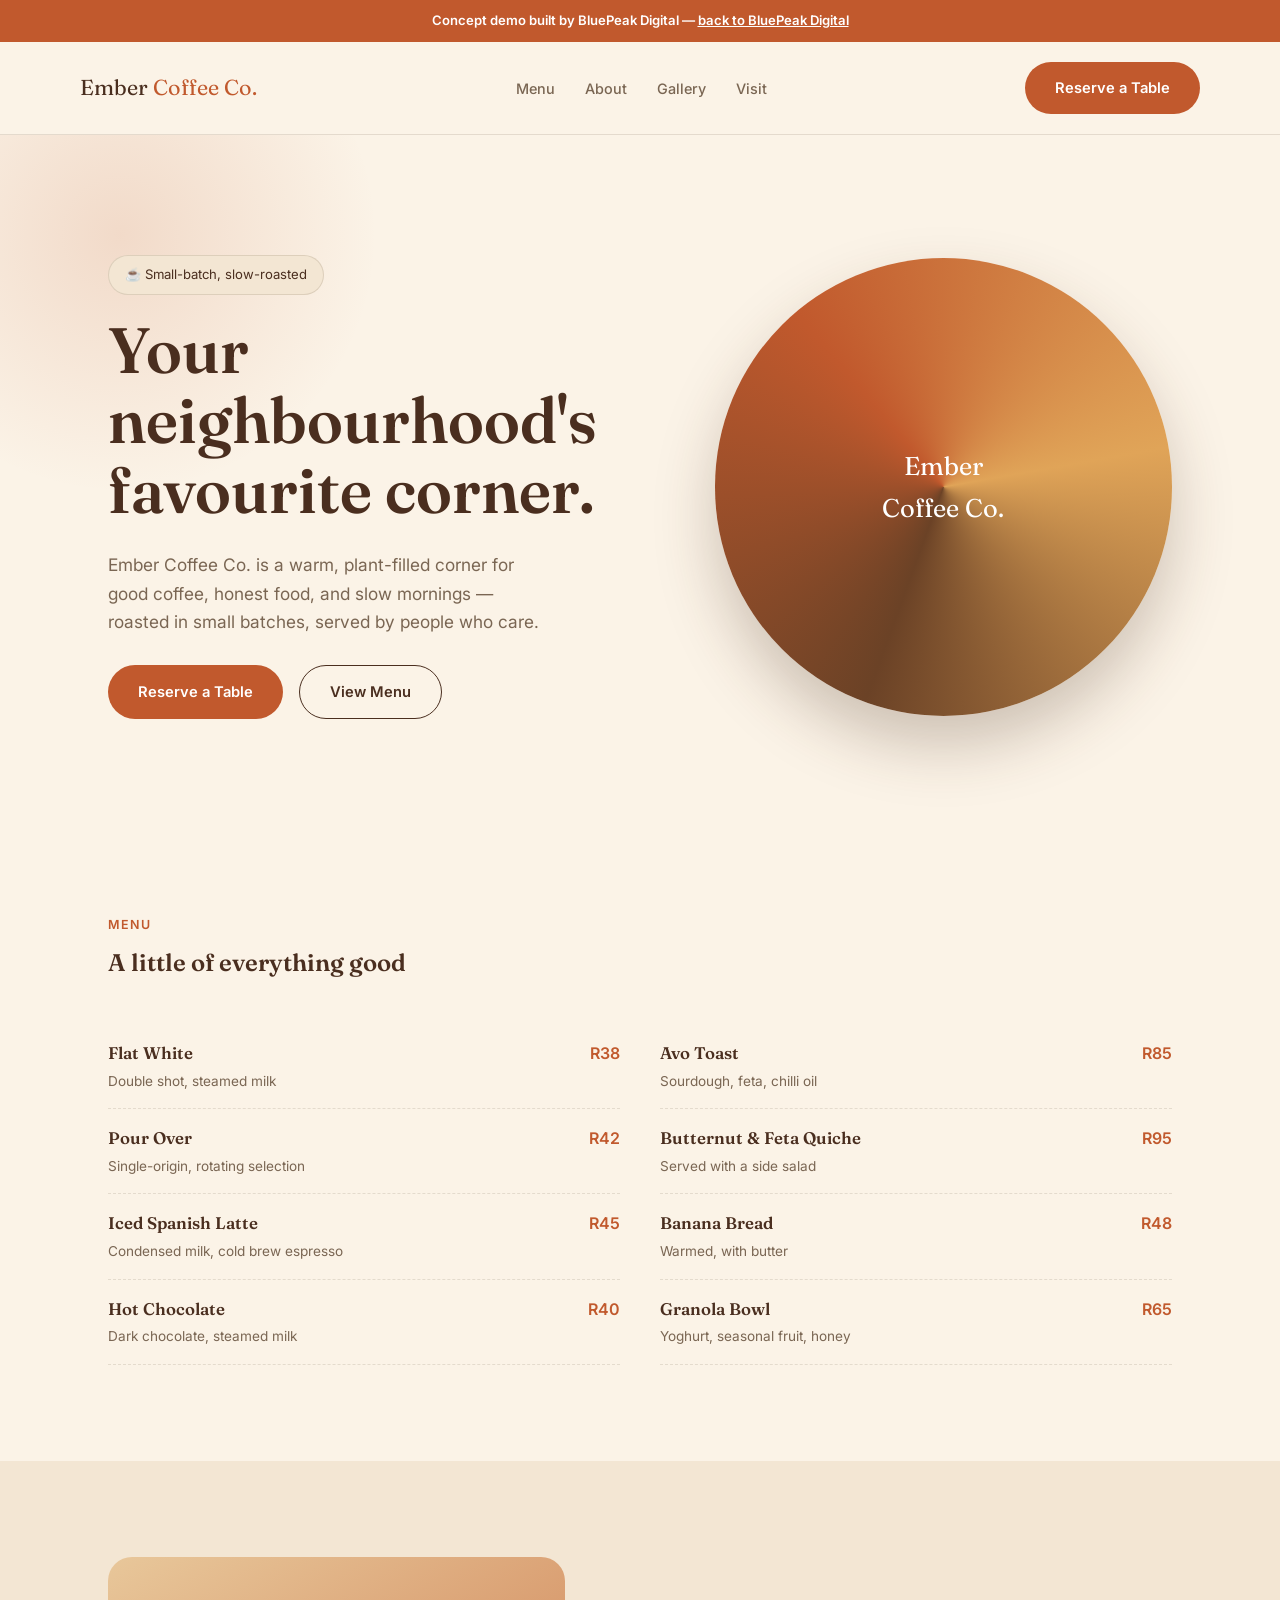
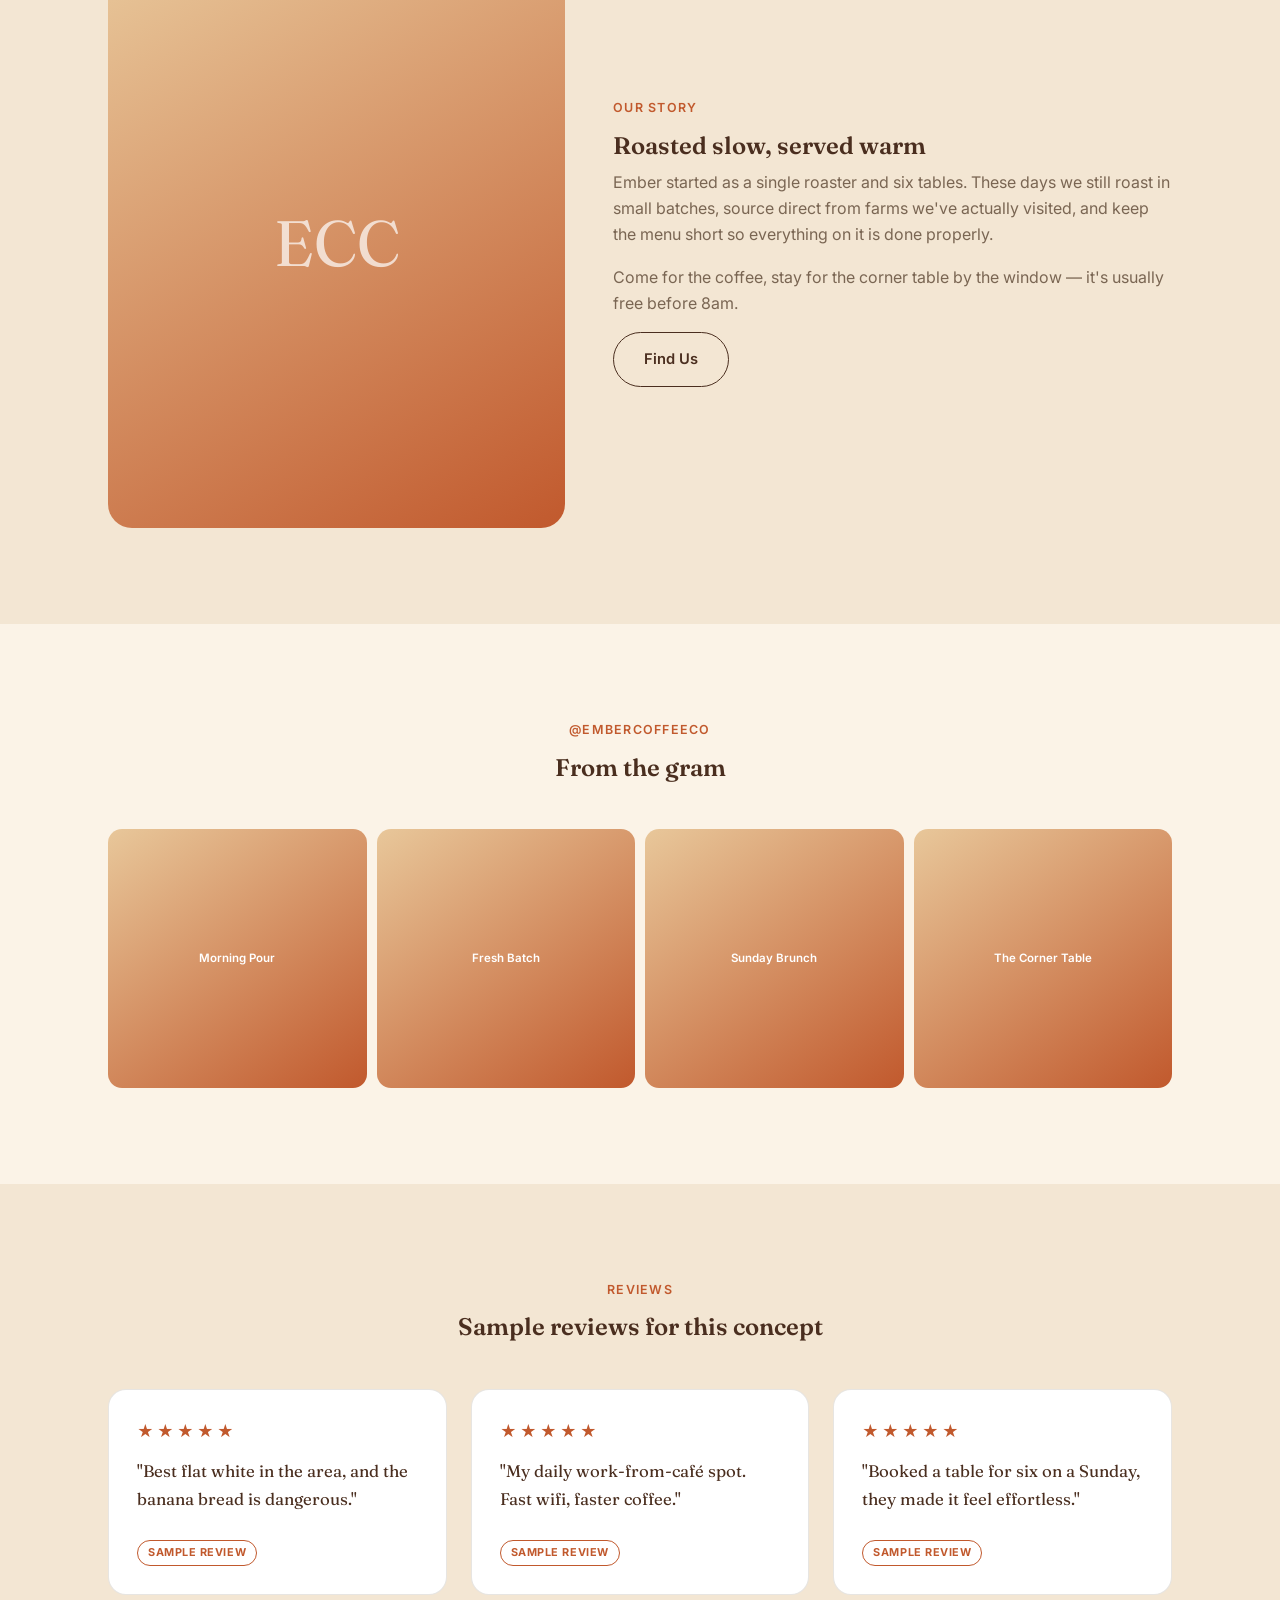
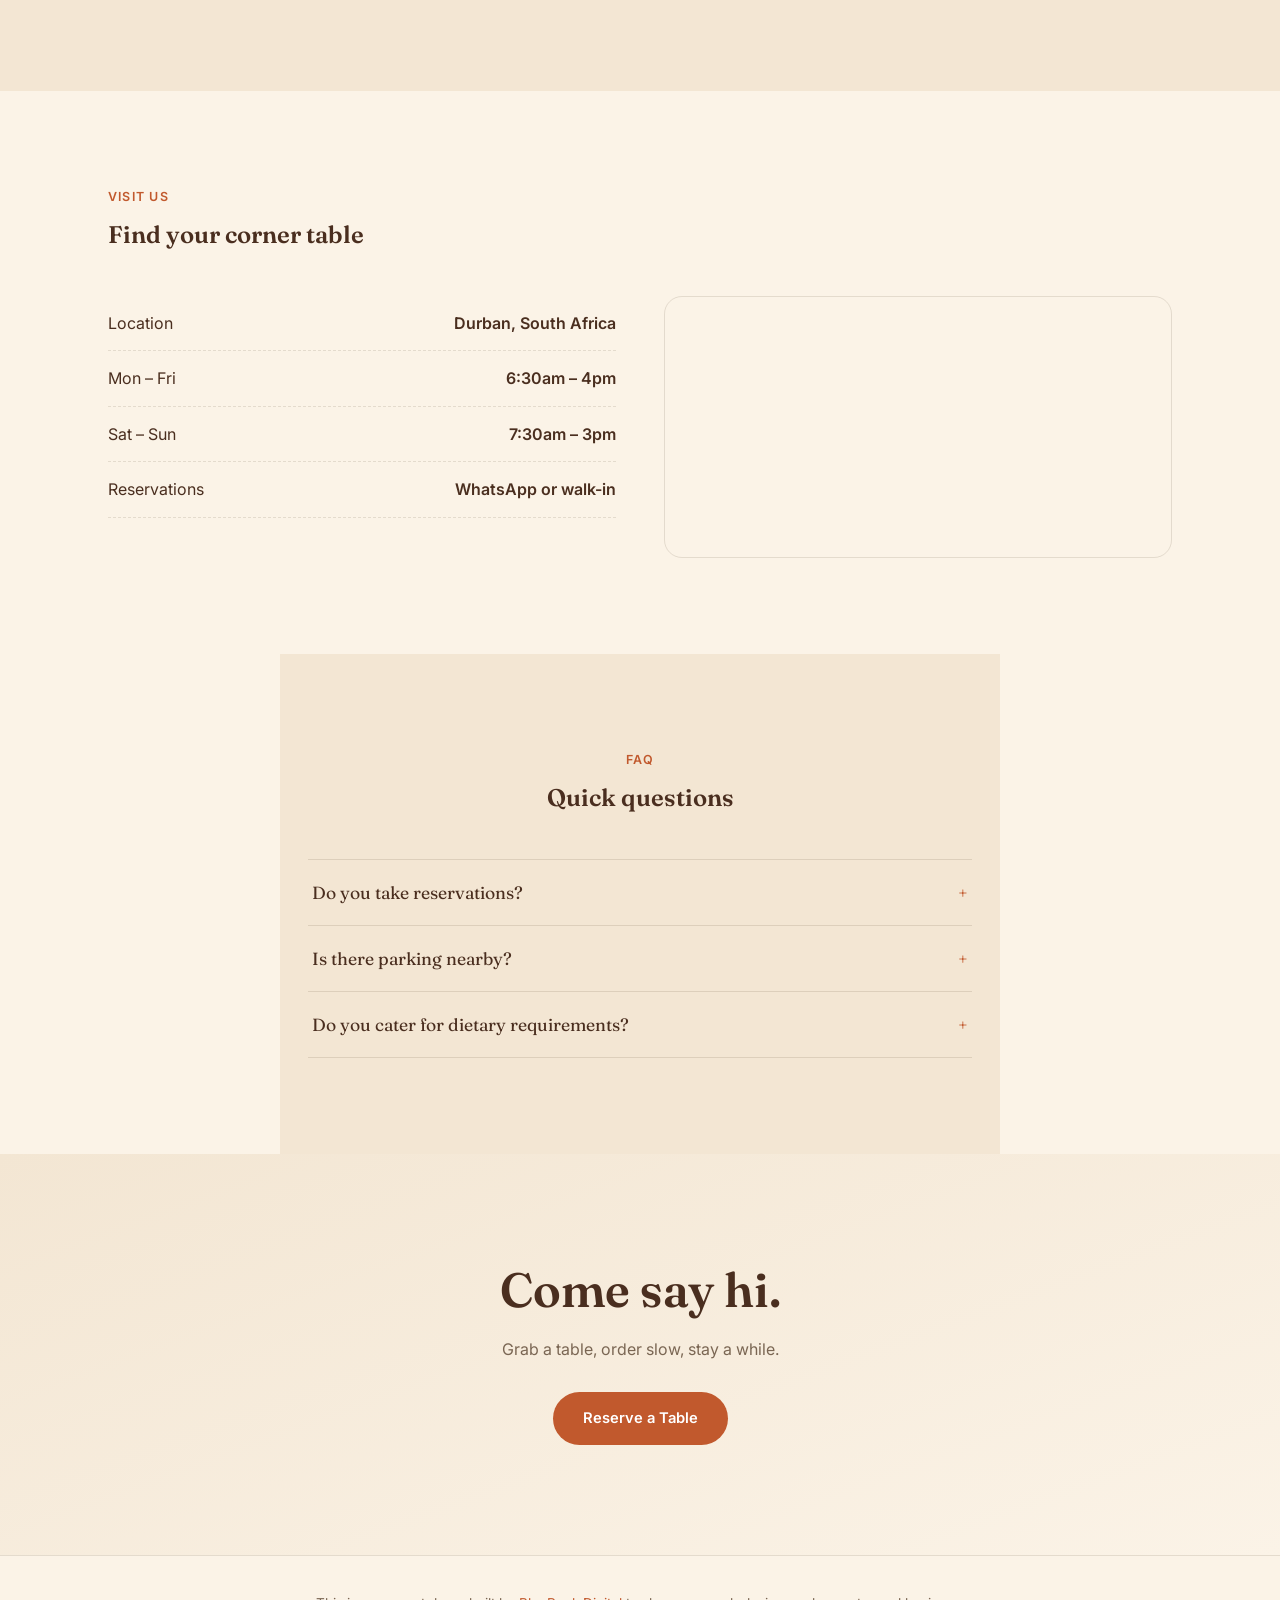
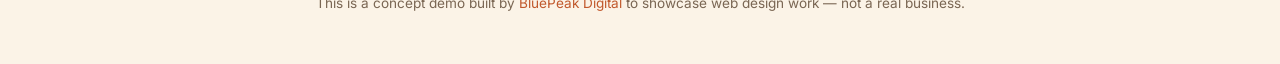
<file: mnt/user-data/outputs/portfolio/cafe/index.html>
<!DOCTYPE html>
<html lang="en">
<head>
<meta charset="UTF-8">
<meta name="viewport" content="width=device-width, initial-scale=1.0">
<title>Ember Coffee Co. — Concept Demo by BluePeak Digital</title>
<link rel="preconnect" href="https://fonts.googleapis.com">
<link href="https://fonts.googleapis.com/css2?family=Fraunces:opsz,wght@9..144,500;9..144,600&family=Inter:wght@400;500;600&display=swap" rel="stylesheet">
<style>
  :root{
    --cream: #FBF3E7;
    --panel: #F3E6D3;
    --line: rgba(60,40,20,0.12);
    --brown: #4A2E1F;
    --terracotta: #C1592D;
    --terracotta-soft: #E08052;
    --muted: #7A6653;
    --ease: cubic-bezier(.22,1,.36,1);
  }
  *,*::before,*::after{ box-sizing:border-box; }
  html{ scroll-behavior:smooth; }
  body{ margin:0; background: var(--cream); color: var(--brown); font-family:'Inter',sans-serif; line-height:1.65; }
  h1,h2,h3{ font-family:'Fraunces', serif; font-weight:600; line-height:1.1; margin:0 0 .4em; color: var(--brown); }
  p{ color: var(--muted); margin:0 0 1em; }
  a{ color:inherit; text-decoration:none; }
  .container{ max-width:1120px; margin:0 auto; padding:0 28px; }
  .eyebrow{ font-size:0.78rem; letter-spacing:0.1em; text-transform:uppercase; color: var(--terracotta); margin-bottom:14px; font-weight:600; }
  .section{ padding:96px 0; }
  .section-alt{ background: var(--panel); }
  .section-head{ max-width:560px; margin:0 0 48px; }
  .section-head.center{ margin:0 auto 48px; text-align:center; }
  .btn{ display:inline-flex; align-items:center; gap:8px; padding:14px 30px; border-radius:999px; font-size:0.92rem; font-weight:600; transition: all .25s var(--ease); }
  .btn-solid{ background: var(--terracotta); color:#fff; }
  .btn-solid:hover{ background: var(--terracotta-soft); transform: translateY(-2px); }
  .btn-line{ background: transparent; color: var(--brown); border: 1.5px solid var(--brown); }
  .btn-line:hover{ border-color: var(--terracotta); color: var(--terracotta); }

  .demo-banner{ background: var(--terracotta); color:#fff; text-align:center; padding:10px 20px; font-size:0.82rem; font-weight:600; }
  .demo-banner a{ text-decoration:underline; }

  header{ position:sticky; top:0; z-index:50; background: rgba(251,243,231,0.9); backdrop-filter: blur(10px); border-bottom:1px solid var(--line); }
  .nav-inner{ display:flex; align-items:center; justify-content:space-between; padding:20px 0; }
  .logo{ font-family:'Fraunces',serif; font-size:1.35rem; }
  .logo span{ color: var(--terracotta); }
  nav ul{ list-style:none; display:flex; gap:30px; margin:0; padding:0; }
  nav a{ font-size:0.9rem; color: var(--muted); font-weight:500; }
  nav a:hover{ color: var(--terracotta); }

  .hero{ position:relative; padding:120px 0 100px; overflow:hidden; }
  .hero::before{ content:""; position:absolute; top:-160px; left:-140px; width:520px; height:520px; background: radial-gradient(circle, rgba(193,89,45,0.16), transparent 70%); }
  .hero-inner{ position:relative; display:grid; grid-template-columns: 1.1fr 0.9fr; gap:48px; align-items:center; }
  .hero h1{ font-size: clamp(2.6rem, 5.2vw, 4rem); }
  .hero p{ font-size:1.08rem; max-width:440px; }
  .hero-actions{ display:flex; gap:16px; margin-top:28px; flex-wrap:wrap; }
  .hero-badge{ display:inline-flex; align-items:center; gap:8px; background: var(--panel); border:1px solid var(--line); padding:8px 16px; border-radius:999px; font-size:0.82rem; margin-bottom:20px; }
  .cup-art{ aspect-ratio: 1; border-radius: 50%; background: conic-gradient(from 200deg, #6B4226, #C1592D, #E0A458, #6B4226); display:flex; align-items:center; justify-content:center; box-shadow: 0 30px 60px rgba(74,46,31,0.25); }
  .cup-art span{ font-family:'Fraunces',serif; font-size:1.6rem; color:#fff; text-align:center; }

  .menu-grid{ display:grid; grid-template-columns: 1fr 1fr; gap: 40px; }
  .menu-list{ list-style:none; margin:0; padding:0; }
  .menu-list li{ display:flex; justify-content:space-between; align-items:baseline; padding:16px 0; border-bottom: 1px dashed var(--line); gap:16px; }
  .menu-list li h4{ font-family:'Fraunces',serif; font-weight:600; margin:0; font-size:1.05rem; color: var(--brown); }
  .menu-list li p{ margin:2px 0 0; font-size:0.85rem; }
  .menu-list li .price{ color: var(--terracotta); font-weight:600; white-space:nowrap; }

  .about-grid{ display:grid; grid-template-columns: 0.9fr 1.1fr; gap:48px; align-items:center; }
  .about-panel{ aspect-ratio: 4/5; border-radius: 24px; background: linear-gradient(150deg, #E8C79A, #C1592D); display:flex; align-items:center; justify-content:center; }
  .about-panel span{ font-family:'Fraunces',serif; font-size:4rem; color:#fff; opacity:0.7; }

  .insta-grid{ display:grid; grid-template-columns: repeat(4,1fr); gap:10px; }
  .insta-item{ aspect-ratio:1; border-radius:14px; background: linear-gradient(145deg, #E8C79A, #C1592D); position:relative; }
  .insta-item::after{ content: attr(data-label); position:absolute; inset:0; display:flex; align-items:center; justify-content:center; color:#fff; font-size:0.72rem; font-weight:600; text-align:center; padding: 10px; }

  .testi-grid{ display:grid; grid-template-columns: repeat(3,1fr); gap:24px; }
  .testi-card{ background:#fff; border:1px solid var(--line); border-radius: 18px; padding:28px; }
  .testi-card .stars{ color: var(--terracotta); letter-spacing:3px; display:block; margin-bottom:14px; }
  .testi-card p{ color: var(--brown); font-family:'Fraunces',serif; font-size:1.05rem; }
  .sample-tag{ display:inline-block; margin-top:10px; font-size:0.68rem; font-weight:700; letter-spacing:0.05em; text-transform:uppercase; color: var(--terracotta); border:1px solid var(--terracotta); padding:3px 10px; border-radius:999px; }

  .hours-grid{ display:grid; grid-template-columns: 1fr 1fr; gap:48px; }
  .hours-list{ list-style:none; margin:0; padding:0; }
  .hours-list li{ display:flex; justify-content:space-between; padding:14px 0; border-bottom: 1px dashed var(--line); }
  .hours-list li span:last-child{ font-weight:600; color: var(--brown); }
  .map-frame{ border-radius:18px; overflow:hidden; border:1px solid var(--line); min-height:260px; }
  .map-frame iframe{ width:100%; height:100%; min-height:260px; border:0; display:block; }

  .faq-item{ border-top:1px solid var(--line); }
  .faq-item:last-child{ border-bottom:1px solid var(--line); }
  .faq-trigger{ width:100%; text-align:left; background:transparent; border:none; color: var(--brown); font-family:'Fraunces',serif; font-size:1.1rem; padding:22px 4px; display:flex; justify-content:space-between; cursor:pointer; }
  .faq-trigger span{ color: var(--terracotta); }
  .faq-panel{ max-height:0; overflow:hidden; transition:max-height .3s var(--ease); }
  .faq-panel p{ padding:0 4px 22px; max-width:560px; }

  .final-cta{ text-align:center; padding:110px 0; background: linear-gradient(160deg, var(--panel), var(--cream)); }
  .final-cta h2{ font-size: clamp(2rem, 4.5vw, 3rem); }

  footer{ padding:36px 0; border-top:1px solid var(--line); text-align:center; color: var(--muted); font-size:0.85rem; }
  footer a{ color: var(--terracotta); }

  .reveal{ opacity:0; transform: translateY(20px); transition: opacity .7s var(--ease), transform .7s var(--ease); }
  .reveal.is-visible{ opacity:1; transform:none; }

  @media (max-width:860px){
    nav ul{ display:none; }
    .hero-inner, .menu-grid, .about-grid, .hours-grid{ grid-template-columns:1fr; }
    .insta-grid{ grid-template-columns: repeat(2,1fr); }
    .testi-grid{ grid-template-columns:1fr; }
    .hero-inner .cup-art{ max-width:260px; margin:0 auto; }
  }
</style>
</head>
<body>

<div class="demo-banner">Concept demo built by BluePeak Digital — <a href="../../index.html">back to BluePeak Digital</a></div>

<header>
  <div class="container nav-inner">
    <div class="logo">Ember <span>Coffee Co.</span></div>
    <nav><ul>
      <li><a href="#menu">Menu</a></li>
      <li><a href="#about">About</a></li>
      <li><a href="#gallery">Gallery</a></li>
      <li><a href="#visit">Visit</a></li>
    </ul></nav>
    <a href="#visit" class="btn btn-solid">Reserve a Table</a>
  </div>
</header>

<section class="hero">
  <div class="container hero-inner">
    <div class="reveal">
      <span class="hero-badge">☕ Small-batch, slow-roasted</span>
      <h1>Your neighbourhood's<br>favourite corner.</h1>
      <p>Ember Coffee Co. is a warm, plant-filled corner for good coffee, honest food, and slow mornings — roasted in small batches, served by people who care.</p>
      <div class="hero-actions">
        <a href="#visit" class="btn btn-solid">Reserve a Table</a>
        <a href="#menu" class="btn btn-line">View Menu</a>
      </div>
    </div>
    <div class="cup-art reveal"><span>Ember<br>Coffee Co.</span></div>
  </div>
</section>

<section class="section" id="menu">
  <div class="container">
    <div class="section-head reveal">
      <p class="eyebrow">Menu</p>
      <h2>A little of everything good</h2>
    </div>
    <div class="menu-grid reveal">
      <ul class="menu-list">
        <li><div><h4>Flat White</h4><p>Double shot, steamed milk</p></div><span class="price">R38</span></li>
        <li><div><h4>Pour Over</h4><p>Single-origin, rotating selection</p></div><span class="price">R42</span></li>
        <li><div><h4>Iced Spanish Latte</h4><p>Condensed milk, cold brew espresso</p></div><span class="price">R45</span></li>
        <li><div><h4>Hot Chocolate</h4><p>Dark chocolate, steamed milk</p></div><span class="price">R40</span></li>
      </ul>
      <ul class="menu-list">
        <li><div><h4>Avo Toast</h4><p>Sourdough, feta, chilli oil</p></div><span class="price">R85</span></li>
        <li><div><h4>Butternut &amp; Feta Quiche</h4><p>Served with a side salad</p></div><span class="price">R95</span></li>
        <li><div><h4>Banana Bread</h4><p>Warmed, with butter</p></div><span class="price">R48</span></li>
        <li><div><h4>Granola Bowl</h4><p>Yoghurt, seasonal fruit, honey</p></div><span class="price">R65</span></li>
      </ul>
    </div>
  </div>
</section>

<section class="section section-alt" id="about">
  <div class="container about-grid">
    <div class="about-panel reveal"><span>ECC</span></div>
    <div class="reveal">
      <p class="eyebrow">Our Story</p>
      <h2>Roasted slow, served warm</h2>
      <p>Ember started as a single roaster and six tables. These days we still roast in small batches, source direct from farms we've actually visited, and keep the menu short so everything on it is done properly.</p>
      <p>Come for the coffee, stay for the corner table by the window — it's usually free before 8am.</p>
      <a href="#visit" class="btn btn-line">Find Us</a>
    </div>
  </div>
</section>

<section class="section" id="gallery">
  <div class="container">
    <div class="section-head center reveal">
      <p class="eyebrow">@embercoffeeco</p>
      <h2>From the gram</h2>
    </div>
    <div class="insta-grid reveal">
      <div class="insta-item" data-label="Morning Pour"></div>
      <div class="insta-item" data-label="Fresh Batch"></div>
      <div class="insta-item" data-label="Sunday Brunch"></div>
      <div class="insta-item" data-label="The Corner Table"></div>
    </div>
  </div>
</section>

<section class="section section-alt">
  <div class="container">
    <div class="section-head center reveal">
      <p class="eyebrow">Reviews</p>
      <h2>Sample reviews for this concept</h2>
    </div>
    <div class="testi-grid">
      <div class="testi-card reveal"><span class="stars">★★★★★</span><p>"Best flat white in the area, and the banana bread is dangerous."</p><span class="sample-tag">Sample review</span></div>
      <div class="testi-card reveal"><span class="stars">★★★★★</span><p>"My daily work-from-café spot. Fast wifi, faster coffee."</p><span class="sample-tag">Sample review</span></div>
      <div class="testi-card reveal"><span class="stars">★★★★★</span><p>"Booked a table for six on a Sunday, they made it feel effortless."</p><span class="sample-tag">Sample review</span></div>
    </div>
  </div>
</section>

<section class="section" id="visit">
  <div class="container">
    <div class="section-head reveal">
      <p class="eyebrow">Visit Us</p>
      <h2>Find your corner table</h2>
    </div>
    <div class="hours-grid">
      <ul class="hours-list reveal">
        <li><span>Location</span><span>Durban, South Africa</span></li>
        <li><span>Mon – Fri</span><span>6:30am – 4pm</span></li>
        <li><span>Sat – Sun</span><span>7:30am – 3pm</span></li>
        <li><span>Reservations</span><span>WhatsApp or walk-in</span></li>
      </ul>
      <div class="map-frame reveal">
        <iframe src="https://www.google.com/maps?q=Durban,South+Africa&output=embed" loading="lazy" title="Map placeholder — Durban, South Africa"></iframe>
      </div>
    </div>
  </div>
</section>

<section class="section section-alt" style="max-width:720px;margin:0 auto;">
  <div class="container">
    <div class="section-head center reveal">
      <p class="eyebrow">FAQ</p>
      <h2>Quick questions</h2>
    </div>
    <div class="reveal">
      <div class="faq-item">
        <button class="faq-trigger">Do you take reservations? <span>+</span></button>
        <div class="faq-panel"><p>For groups of 4 or more, yes — WhatsApp us and we'll hold a table.</p></div>
      </div>
      <div class="faq-item">
        <button class="faq-trigger">Is there parking nearby? <span>+</span></button>
        <div class="faq-panel"><p>Street parking is available right outside, plus a small lot around the corner.</p></div>
      </div>
      <div class="faq-item">
        <button class="faq-trigger">Do you cater for dietary requirements? <span>+</span></button>
        <div class="faq-panel"><p>Yes — most of the menu has a plant-based or gluten-free option, just ask.</p></div>
      </div>
    </div>
  </div>
</section>

<section class="final-cta">
  <div class="container reveal">
    <h2>Come say hi.</h2>
    <p style="max-width:420px;margin:0 auto 30px;">Grab a table, order slow, stay a while.</p>
    <a href="#visit" class="btn btn-solid">Reserve a Table</a>
  </div>
</section>

<footer>
  <div class="container">
    <p>This is a concept demo built by <a href="../../index.html">BluePeak Digital</a> to showcase web design work — not a real business.</p>
  </div>
</footer>

<script>
document.addEventListener('DOMContentLoaded', () => {
  const io = new IntersectionObserver((entries) => {
    entries.forEach(e => { if (e.isIntersecting){ e.target.classList.add('is-visible'); io.unobserve(e.target); } });
  }, { threshold: 0.15 });
  document.querySelectorAll('.reveal').forEach(el => io.observe(el));

  document.querySelectorAll('.faq-trigger').forEach(btn => {
    const panel = btn.nextElementSibling;
    btn.addEventListener('click', () => {
      const open = panel.style.maxHeight;
      document.querySelectorAll('.faq-panel').forEach(p => p.style.maxHeight = null);
      if (!open) panel.style.maxHeight = panel.scrollHeight + 'px';
    });
  });
});
</script>
</body>
</html>
</file>
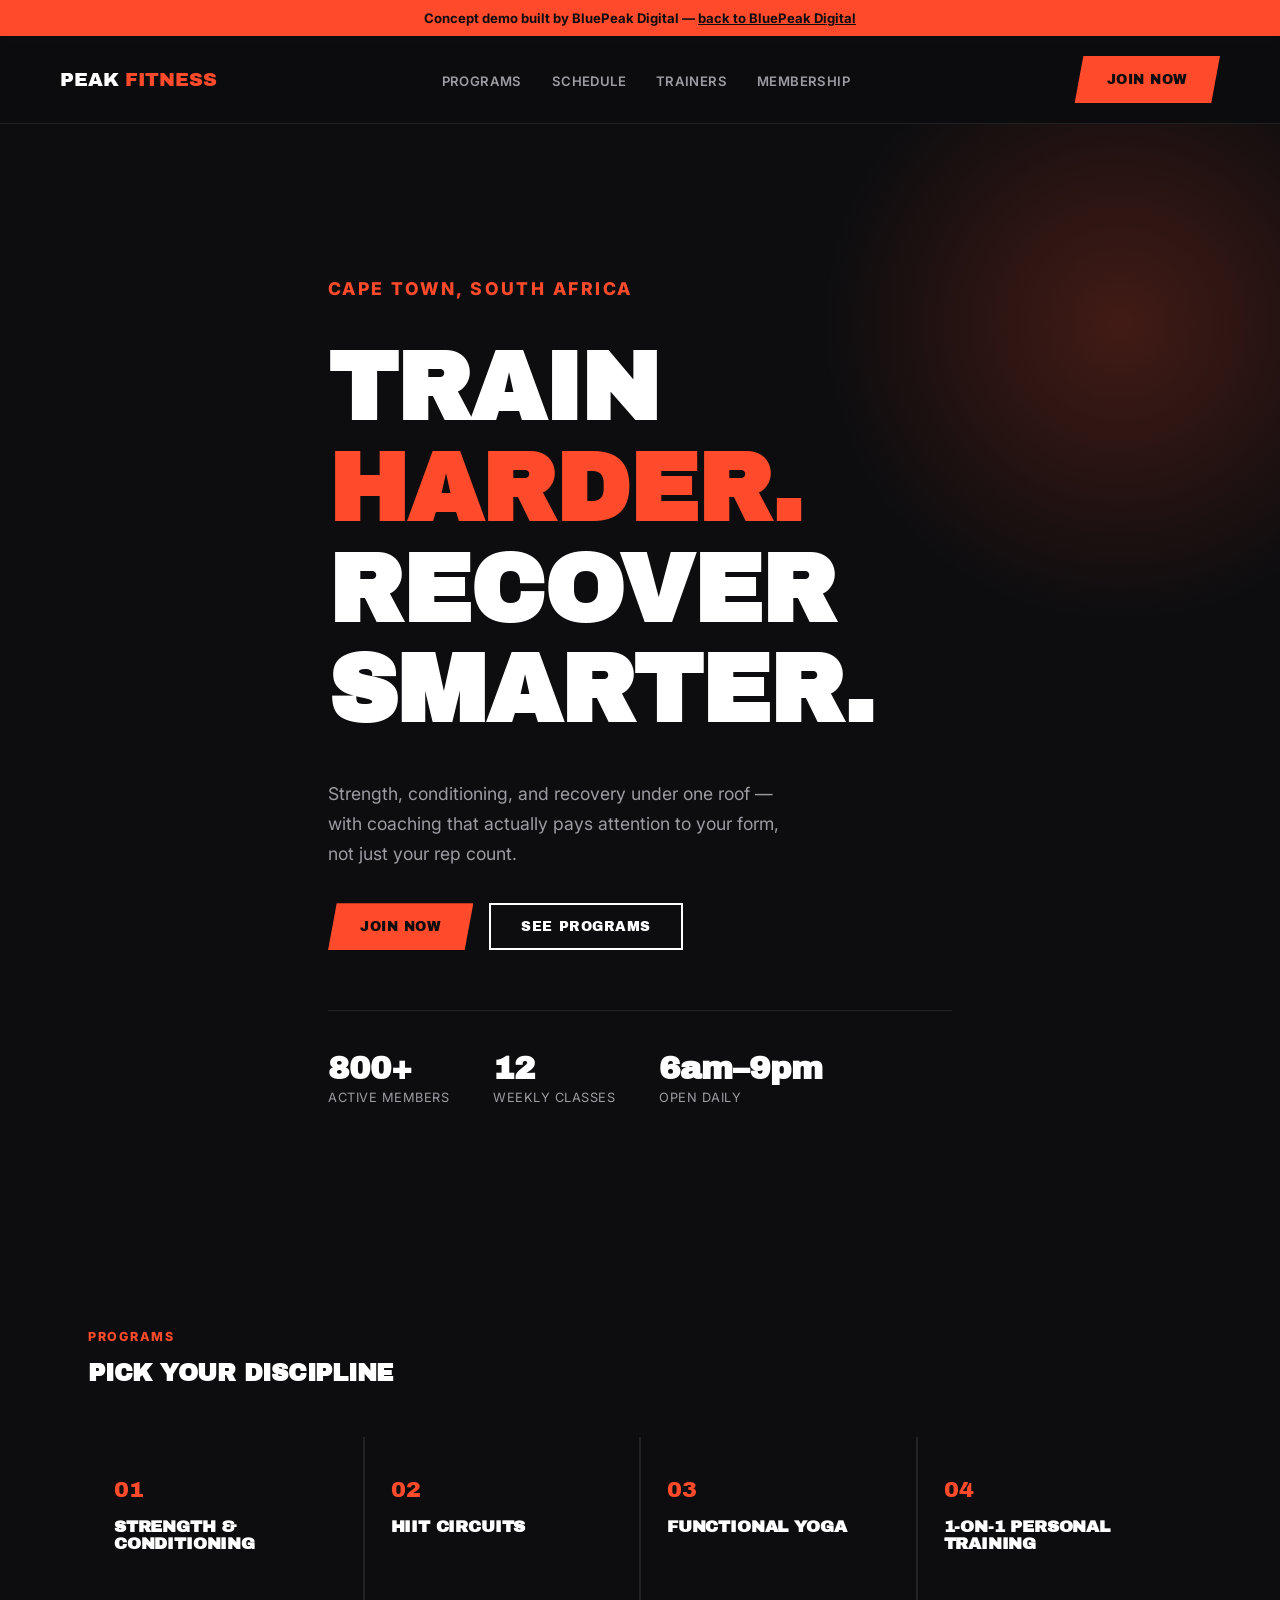
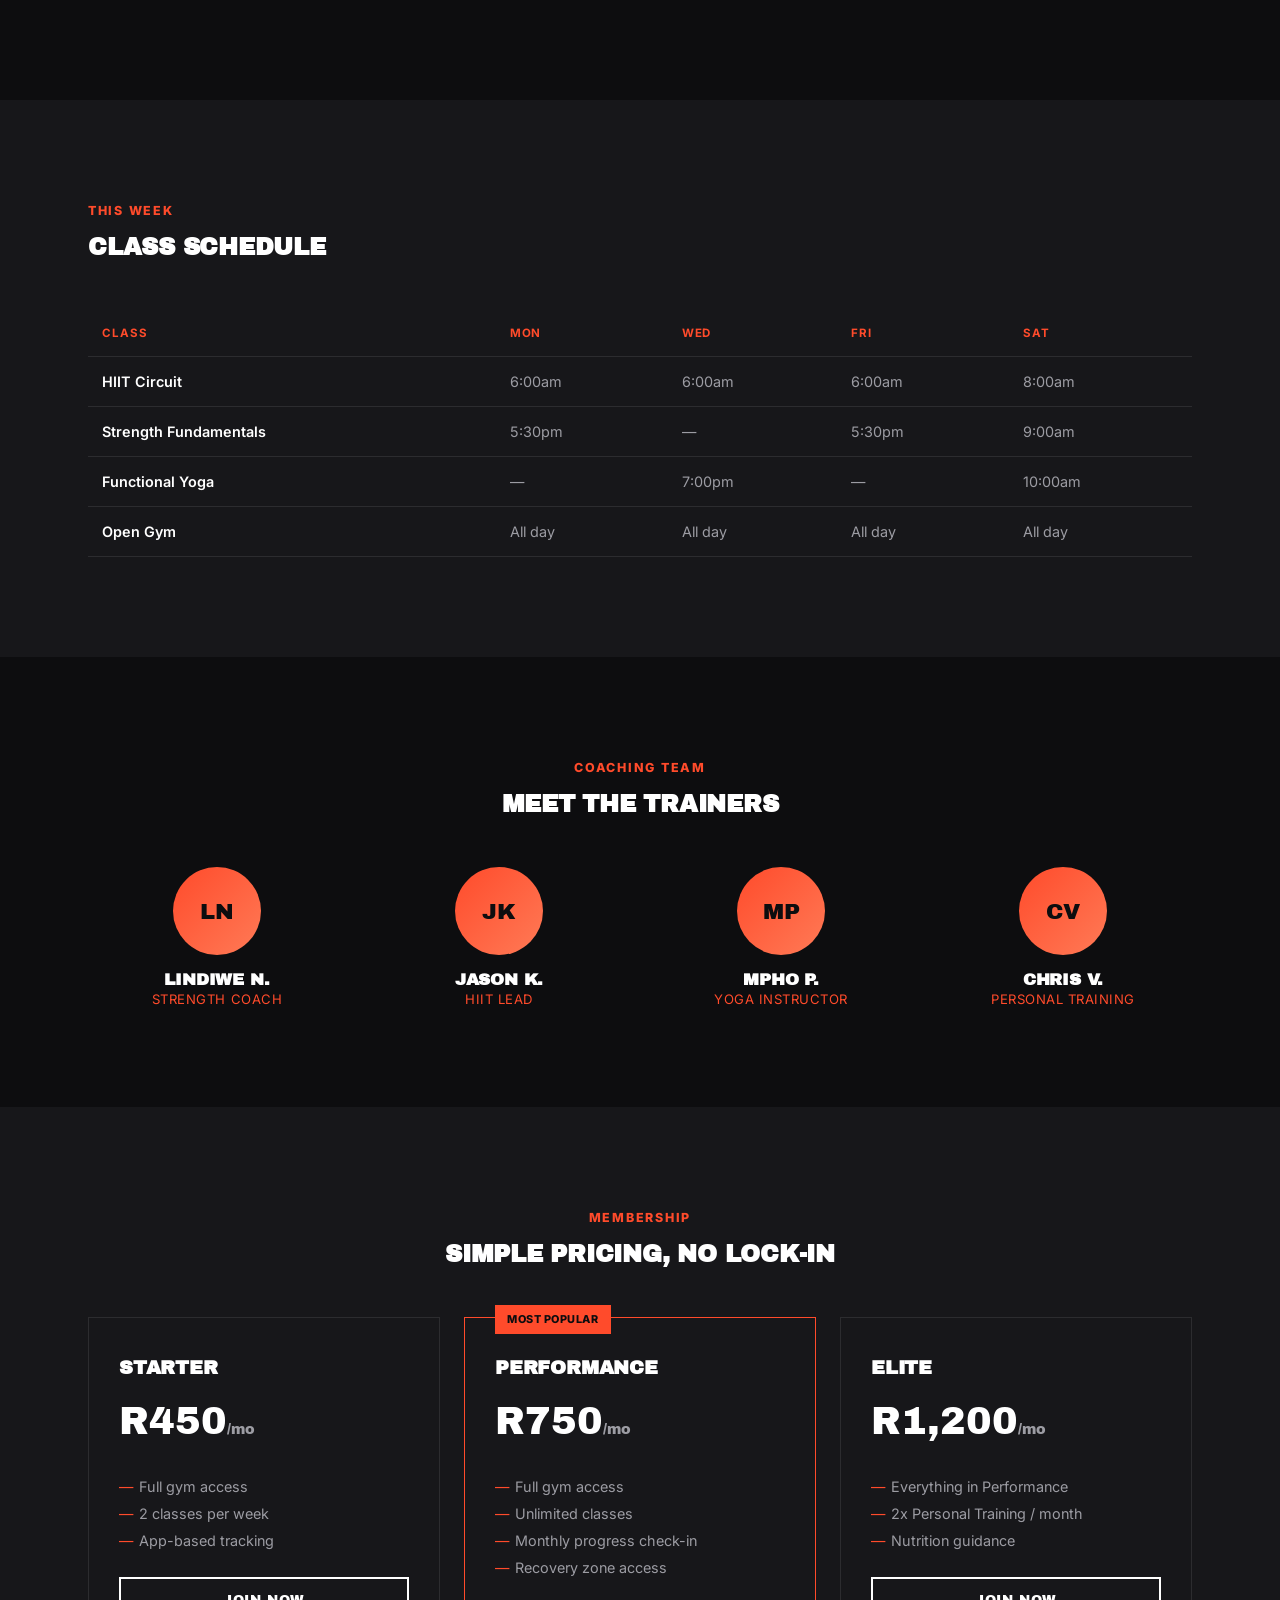
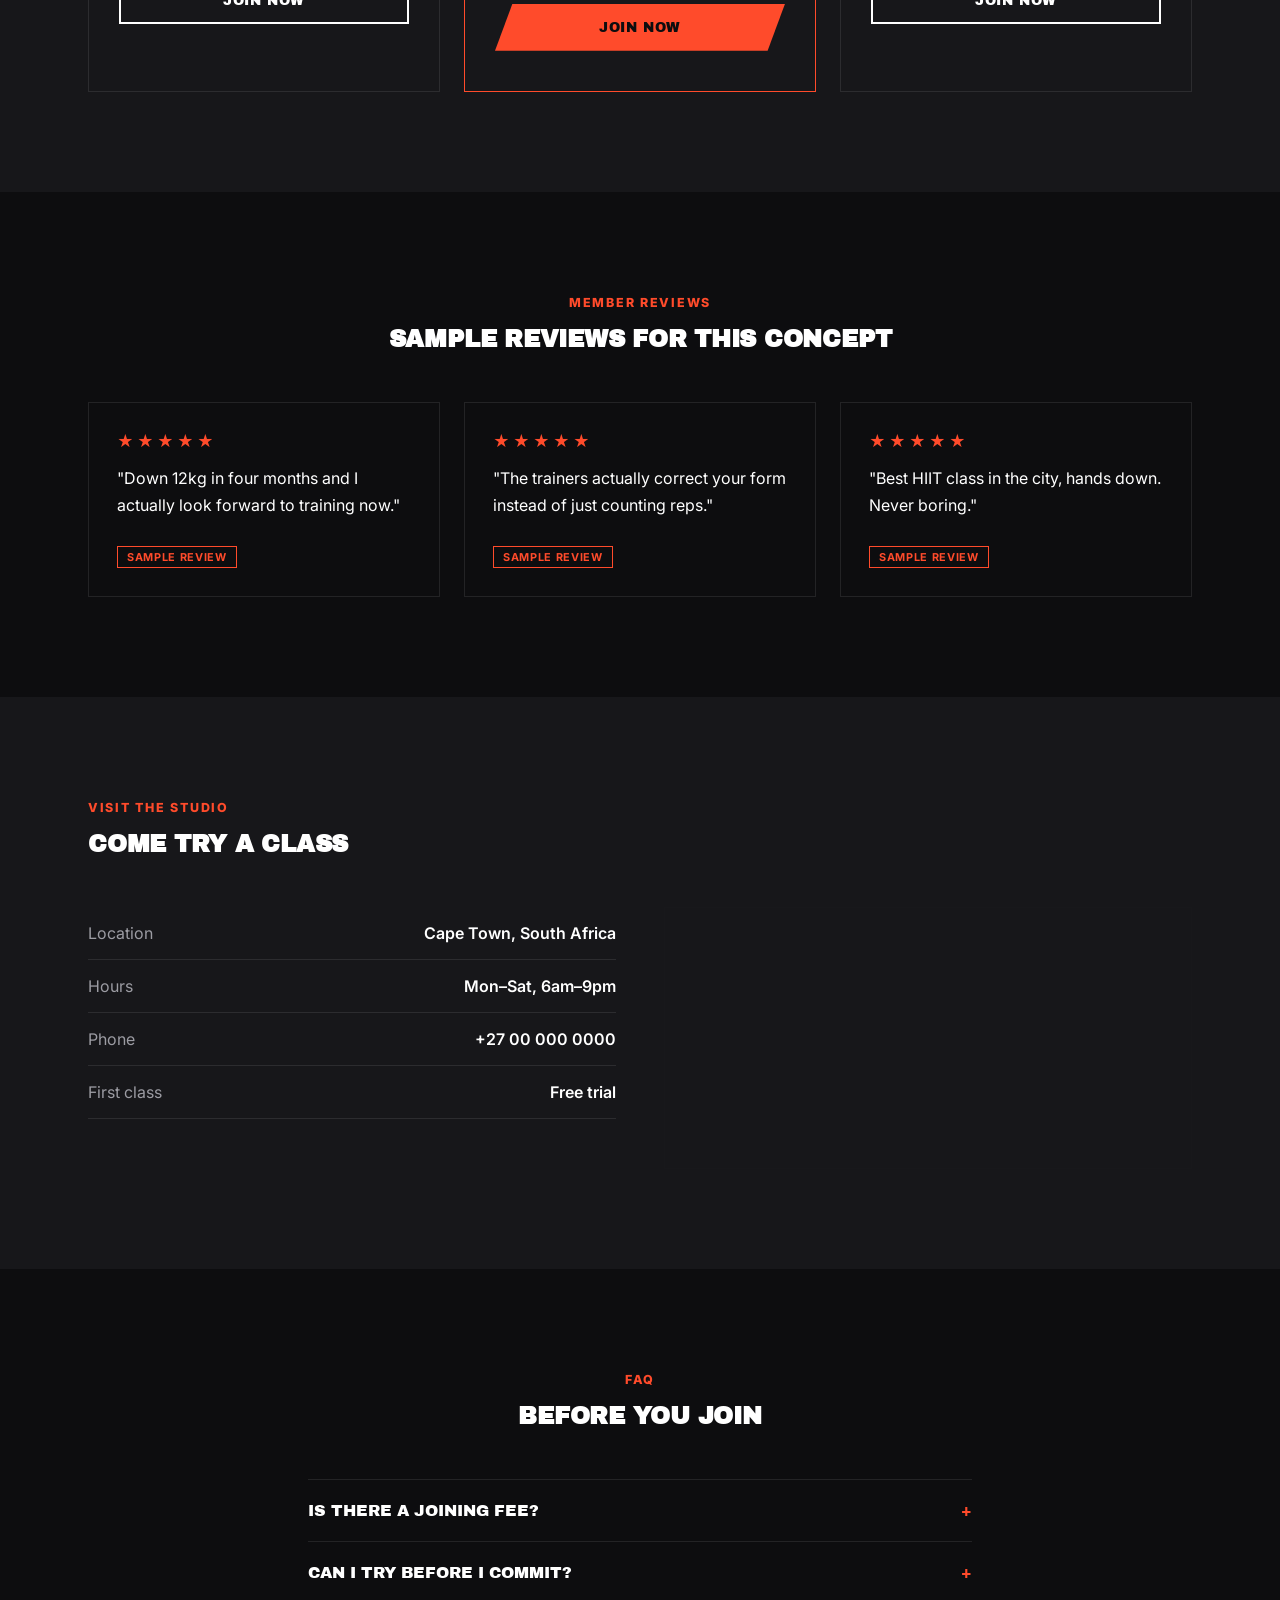
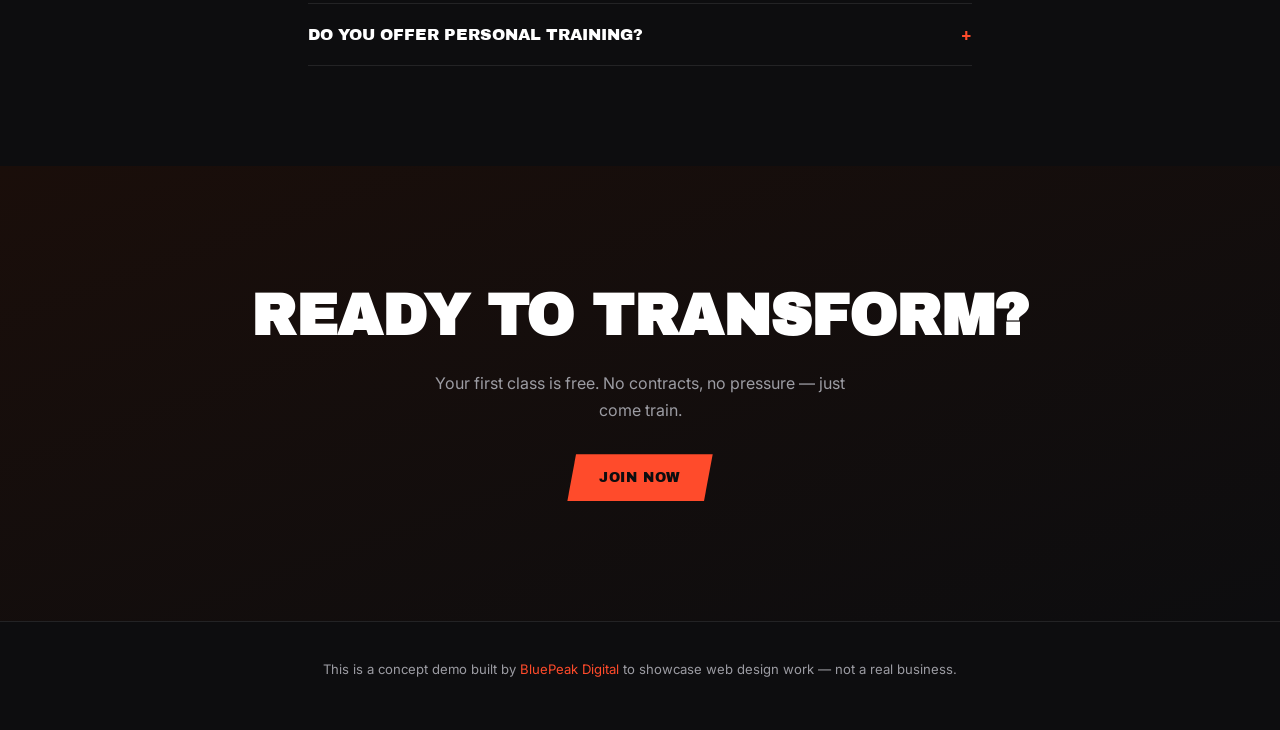
<file: mnt/user-data/outputs/portfolio/gym/index.html>
<!DOCTYPE html>
<html lang="en">
<head>
<meta charset="UTF-8">
<meta name="viewport" content="width=device-width, initial-scale=1.0">
<title>Peak Fitness Studio — Concept Demo by BluePeak Digital</title>
<link rel="preconnect" href="https://fonts.googleapis.com">
<link href="https://fonts.googleapis.com/css2?family=Archivo+Black&family=Inter:wght@400;500;600;700;800&display=swap" rel="stylesheet">
<style>
  :root{
    --bg: #0D0D0F;
    --panel: #17171A;
    --line: rgba(255,255,255,0.09);
    --orange: #FF4B2B;
    --orange-soft: #FF7A56;
    --white: #FFFFFF;
    --muted: #9C9CA3;
    --ease: cubic-bezier(.22,1,.36,1);
  }
  *,*::before,*::after{ box-sizing:border-box; }
  html{ scroll-behavior:smooth; }
  body{ margin:0; background: var(--bg); color: var(--white); font-family:'Inter',sans-serif; }
  h1,h2,h3{ font-family:'Archivo Black', sans-serif; text-transform: uppercase; line-height: 1.05; margin: 0 0 .4em; letter-spacing: -0.01em; }
  p{ color: var(--muted); margin:0 0 1em; line-height:1.7; }
  a{ color:inherit; text-decoration:none; }
  .container{ max-width: 1160px; margin:0 auto; padding: 0 28px; }
  .eyebrow{ font-family:'Inter',sans-serif; font-weight:800; font-size:0.78rem; letter-spacing:0.14em; text-transform:uppercase; color: var(--orange); margin-bottom:14px; }
  .section{ padding: 100px 0; }
  .section-alt{ background: var(--panel); }
  .section-head{ max-width:560px; margin:0 0 50px; }
  .section-head.center{ margin:0 auto 50px; text-align:center; }
  .btn{ display:inline-flex; align-items:center; gap:8px; padding:16px 32px; font-family:'Archivo Black',sans-serif; font-size:0.85rem; text-transform:uppercase; letter-spacing:0.04em; clip-path: polygon(6% 0,100% 0,94% 100%,0 100%); transition: transform .25s var(--ease); }
  .btn-solid{ background: var(--orange); color:#0D0D0F; }
  .btn-solid:hover{ transform: translateY(-3px) scale(1.02); }
  .btn-outline{ background: transparent; color: var(--white); border: 2px solid var(--white); clip-path:none; padding:14px 30px; }
  .btn-outline:hover{ border-color: var(--orange); color: var(--orange); }

  .demo-banner{ background: var(--orange); color:#0D0D0F; text-align:center; padding:10px 20px; font-weight:700; font-size:0.82rem; }
  .demo-banner a{ text-decoration:underline; }

  header{ position:sticky; top:0; z-index:50; background: rgba(13,13,15,0.9); backdrop-filter: blur(10px); border-bottom: 1px solid var(--line); }
  .nav-inner{ display:flex; align-items:center; justify-content:space-between; padding:20px 0; }
  .logo{ font-family:'Archivo Black',sans-serif; font-size:1.2rem; text-transform:uppercase; }
  .logo span{ color: var(--orange); }
  nav ul{ list-style:none; display:flex; gap:30px; margin:0; padding:0; }
  nav a{ font-size:0.82rem; font-weight:600; text-transform:uppercase; letter-spacing:0.03em; color: var(--muted); }
  nav a:hover{ color: var(--white); }

  .hero{ position:relative; padding:150px 0 120px; overflow:hidden; }
  .hero::before{
    content:""; position:absolute; top:-100px; right:-140px; width:600px; height:600px;
    background: radial-gradient(circle, rgba(255,75,43,0.22), transparent 70%);
  }
  .hero-inner{ position:relative; max-width: 680px; }
  .hero h1{ font-size: clamp(3rem, 8vw, 6rem); }
  .hero h1 em{ font-style:normal; color: var(--orange); }
  .hero p{ font-size:1.1rem; max-width:460px; margin-bottom:34px; }
  .hero-actions{ display:flex; gap:16px; flex-wrap:wrap; }
  .hero-stats{ display:flex; gap:44px; margin-top:60px; padding-top:40px; border-top:1px solid var(--line); }
  .hero-stats div strong{ display:block; font-family:'Archivo Black',sans-serif; font-size:2rem; color: var(--white); }
  .hero-stats div span{ font-size:0.8rem; color: var(--muted); text-transform:uppercase; letter-spacing:0.04em; }

  .prog-grid{ display:grid; grid-template-columns: repeat(4,1fr); gap: 2px; background: var(--line); }
  .prog-card{ background: var(--bg); padding: 40px 26px; transition: background .3s; }
  .prog-card:hover{ background: var(--panel); }
  .prog-card .num{ font-family:'Archivo Black',sans-serif; color: var(--orange); font-size:1.4rem; margin-bottom:16px; }
  .prog-card h3{ font-size:1.05rem; }

  .schedule-table{ width:100%; border-collapse: collapse; }
  .schedule-table th, .schedule-table td{ padding: 16px 14px; text-align:left; border-bottom:1px solid var(--line); font-size:0.9rem; }
  .schedule-table th{ color: var(--orange); text-transform:uppercase; font-size:0.72rem; letter-spacing:0.08em; }
  .schedule-table td{ color: var(--muted); }
  .schedule-table td:first-child{ color: var(--white); font-weight:600; }

  .trainer-grid{ display:grid; grid-template-columns: repeat(4,1fr); gap:24px; }
  .trainer-card{ text-align:center; }
  .trainer-avatar{ width:88px; height:88px; border-radius:50%; margin:0 auto 16px; background: linear-gradient(135deg, var(--orange), var(--orange-soft)); display:flex; align-items:center; justify-content:center; font-family:'Archivo Black',sans-serif; font-size:1.4rem; color:#0D0D0F; }
  .trainer-card h3{ font-size:1.05rem; margin-bottom:2px; }
  .trainer-card .role{ font-size:0.82rem; color: var(--orange); text-transform:uppercase; letter-spacing:0.04em; }

  .pricing-grid{ display:grid; grid-template-columns: repeat(3,1fr); gap: 24px; }
  .price-card{ background: var(--panel); border: 1px solid var(--line); padding: 40px 30px; position:relative; }
  .price-card--pop{ border-color: var(--orange); }
  .price-card .tag{ position:absolute; top:-13px; left:30px; background: var(--orange); color:#0D0D0F; font-size:0.68rem; font-weight:800; text-transform:uppercase; padding:5px 12px; letter-spacing:0.05em; }
  .price-card h3{ font-size:1.2rem; }
  .price-card .amount{ font-family:'Archivo Black',sans-serif; font-size:2.4rem; color: var(--white); margin: 10px 0 24px; }
  .price-card .amount span{ font-size:0.9rem; color: var(--muted); text-transform:none; }
  .price-card ul{ list-style:none; margin:0 0 28px; padding:0; display:flex; flex-direction:column; gap:10px; }
  .price-card li{ font-size:0.9rem; color: var(--muted); padding-left:20px; position:relative; }
  .price-card li::before{ content:"—"; position:absolute; left:0; color: var(--orange); }

  .testi-grid{ display:grid; grid-template-columns: repeat(3,1fr); gap:24px; }
  .testi-card{ background: var(--bg); border:1px solid var(--line); padding:28px; }
  .testi-card .stars{ color: var(--orange); letter-spacing:3px; display:block; margin-bottom:14px; }
  .testi-card p{ color: var(--white); font-size:1rem; }
  .sample-tag{ display:inline-block; margin-top:10px; font-size:0.68rem; font-weight:700; letter-spacing:0.06em; text-transform:uppercase; color: var(--orange); border:1px solid var(--orange); padding:3px 9px; }

  .contact-grid{ display:grid; grid-template-columns:1fr 1fr; gap:48px; }
  .contact-list{ list-style:none; margin:0; padding:0; }
  .contact-list li{ display:flex; justify-content:space-between; padding:16px 0; border-bottom:1px solid var(--line); color: var(--muted); }
  .contact-list li span:last-child{ color: var(--white); font-weight:600; }
  .map-frame{ border:1px solid var(--line); filter: grayscale(1) invert(0.92) contrast(0.85); min-height:260px; }
  .map-frame iframe{ width:100%; height:100%; min-height:260px; border:0; display:block; }

  .faq-item{ border-top:1px solid var(--line); }
  .faq-item:last-child{ border-bottom:1px solid var(--line); }
  .faq-trigger{ width:100%; text-align:left; background:transparent; border:none; color: var(--white); font-family:'Archivo Black',sans-serif; text-transform:uppercase; font-size:1rem; padding:22px 0; display:flex; justify-content:space-between; cursor:pointer; }
  .faq-trigger span{ color: var(--orange); }
  .faq-panel{ max-height:0; overflow:hidden; transition:max-height .3s var(--ease); }
  .faq-panel p{ padding:0 0 22px; max-width:560px; }

  .final-cta{ text-align:center; padding:120px 0; background: linear-gradient(160deg, #1a0e0a, var(--bg)); }
  .final-cta h2{ font-size: clamp(2.2rem, 5.5vw, 3.6rem); }

  footer{ padding:36px 0; border-top:1px solid var(--line); text-align:center; color: var(--muted); font-size:0.82rem; }
  footer a{ color: var(--orange); }

  .reveal{ opacity:0; transform: translateY(20px); transition: opacity .7s var(--ease), transform .7s var(--ease); }
  .reveal.is-visible{ opacity:1; transform:none; }

  @media (max-width:860px){
    nav ul{ display:none; }
    .prog-grid, .trainer-grid{ grid-template-columns: repeat(2,1fr); }
    .pricing-grid, .testi-grid, .contact-grid{ grid-template-columns:1fr; }
    .hero-stats{ flex-wrap:wrap; gap:28px; }
    .schedule-table{ font-size:0.8rem; }
  }
</style>
</head>
<body>

<div class="demo-banner">Concept demo built by BluePeak Digital — <a href="../../index.html">back to BluePeak Digital</a></div>

<header>
  <div class="container nav-inner">
    <div class="logo">PEAK <span>FITNESS</span></div>
    <nav><ul>
      <li><a href="#programs">Programs</a></li>
      <li><a href="#schedule">Schedule</a></li>
      <li><a href="#trainers">Trainers</a></li>
      <li><a href="#pricing">Membership</a></li>
    </ul></nav>
    <a href="#pricing" class="btn btn-solid">Join Now</a>
  </div>
</header>

<section class="hero">
  <div class="container hero-inner">
    <p class="eyebrow reveal">Cape Town, South Africa</p>
    <h1 class="reveal">Train <em>harder.</em><br>Recover smarter.</h1>
    <p class="reveal">Strength, conditioning, and recovery under one roof — with coaching that actually pays attention to your form, not just your rep count.</p>
    <div class="hero-actions reveal">
      <a href="#pricing" class="btn btn-solid">Join Now</a>
      <a href="#programs" class="btn btn-outline">See Programs</a>
    </div>
    <div class="hero-stats reveal">
      <div><strong>800+</strong><span>Active members</span></div>
      <div><strong>12</strong><span>Weekly classes</span></div>
      <div><strong>6am–9pm</strong><span>Open daily</span></div>
    </div>
  </div>
</section>

<section class="section" id="programs">
  <div class="container">
    <div class="section-head reveal">
      <p class="eyebrow">Programs</p>
      <h2>Pick your discipline</h2>
    </div>
    <div class="prog-grid reveal">
      <div class="prog-card"><div class="num">01</div><h3>Strength &amp; Conditioning</h3></div>
      <div class="prog-card"><div class="num">02</div><h3>HIIT Circuits</h3></div>
      <div class="prog-card"><div class="num">03</div><h3>Functional Yoga</h3></div>
      <div class="prog-card"><div class="num">04</div><h3>1-on-1 Personal Training</h3></div>
    </div>
  </div>
</section>

<section class="section section-alt" id="schedule">
  <div class="container">
    <div class="section-head reveal">
      <p class="eyebrow">This Week</p>
      <h2>Class schedule</h2>
    </div>
    <div class="reveal" style="overflow-x:auto;">
      <table class="schedule-table">
        <thead><tr><th>Class</th><th>Mon</th><th>Wed</th><th>Fri</th><th>Sat</th></tr></thead>
        <tbody>
          <tr><td>HIIT Circuit</td><td>6:00am</td><td>6:00am</td><td>6:00am</td><td>8:00am</td></tr>
          <tr><td>Strength Fundamentals</td><td>5:30pm</td><td>—</td><td>5:30pm</td><td>9:00am</td></tr>
          <tr><td>Functional Yoga</td><td>—</td><td>7:00pm</td><td>—</td><td>10:00am</td></tr>
          <tr><td>Open Gym</td><td>All day</td><td>All day</td><td>All day</td><td>All day</td></tr>
        </tbody>
      </table>
    </div>
  </div>
</section>

<section class="section" id="trainers">
  <div class="container">
    <div class="section-head center reveal">
      <p class="eyebrow">Coaching Team</p>
      <h2>Meet the trainers</h2>
    </div>
    <div class="trainer-grid reveal">
      <div class="trainer-card"><div class="trainer-avatar">LN</div><h3>Lindiwe N.</h3><div class="role">Strength Coach</div></div>
      <div class="trainer-card"><div class="trainer-avatar">JK</div><h3>Jason K.</h3><div class="role">HIIT Lead</div></div>
      <div class="trainer-card"><div class="trainer-avatar">MP</div><h3>Mpho P.</h3><div class="role">Yoga Instructor</div></div>
      <div class="trainer-card"><div class="trainer-avatar">CV</div><h3>Chris V.</h3><div class="role">Personal Training</div></div>
    </div>
  </div>
</section>

<section class="section section-alt" id="pricing">
  <div class="container">
    <div class="section-head center reveal">
      <p class="eyebrow">Membership</p>
      <h2>Simple pricing, no lock-in</h2>
    </div>
    <div class="pricing-grid reveal">
      <div class="price-card">
        <h3>Starter</h3>
        <p class="amount">R450<span>/mo</span></p>
        <ul><li>Full gym access</li><li>2 classes per week</li><li>App-based tracking</li></ul>
        <a href="#" class="btn btn-outline" style="width:100%;justify-content:center;">Join Now</a>
      </div>
      <div class="price-card price-card--pop">
        <p class="tag">Most Popular</p>
        <h3>Performance</h3>
        <p class="amount">R750<span>/mo</span></p>
        <ul><li>Full gym access</li><li>Unlimited classes</li><li>Monthly progress check-in</li><li>Recovery zone access</li></ul>
        <a href="#" class="btn btn-solid" style="width:100%;justify-content:center;">Join Now</a>
      </div>
      <div class="price-card">
        <h3>Elite</h3>
        <p class="amount">R1,200<span>/mo</span></p>
        <ul><li>Everything in Performance</li><li>2x Personal Training / month</li><li>Nutrition guidance</li></ul>
        <a href="#" class="btn btn-outline" style="width:100%;justify-content:center;">Join Now</a>
      </div>
    </div>
  </div>
</section>

<section class="section">
  <div class="container">
    <div class="section-head center reveal">
      <p class="eyebrow">Member Reviews</p>
      <h2>Sample reviews for this concept</h2>
    </div>
    <div class="testi-grid">
      <div class="testi-card reveal"><span class="stars">★★★★★</span><p>"Down 12kg in four months and I actually look forward to training now."</p><span class="sample-tag">Sample review</span></div>
      <div class="testi-card reveal"><span class="stars">★★★★★</span><p>"The trainers actually correct your form instead of just counting reps."</p><span class="sample-tag">Sample review</span></div>
      <div class="testi-card reveal"><span class="stars">★★★★★</span><p>"Best HIIT class in the city, hands down. Never boring."</p><span class="sample-tag">Sample review</span></div>
    </div>
  </div>
</section>

<section class="section section-alt" id="contact">
  <div class="container">
    <div class="section-head reveal">
      <p class="eyebrow">Visit The Studio</p>
      <h2>Come try a class</h2>
    </div>
    <div class="contact-grid">
      <ul class="contact-list reveal">
        <li><span>Location</span><span>Cape Town, South Africa</span></li>
        <li><span>Hours</span><span>Mon–Sat, 6am–9pm</span></li>
        <li><span>Phone</span><span>+27 00 000 0000</span></li>
        <li><span>First class</span><span>Free trial</span></li>
      </ul>
      <div class="map-frame reveal">
        <iframe src="https://www.google.com/maps?q=Cape+Town,South+Africa&output=embed" loading="lazy" title="Map placeholder — Cape Town, South Africa"></iframe>
      </div>
    </div>
  </div>
</section>

<section class="section" style="max-width:720px;margin:0 auto;">
  <div class="container">
    <div class="section-head center reveal">
      <p class="eyebrow">FAQ</p>
      <h2>Before you join</h2>
    </div>
    <div class="reveal">
      <div class="faq-item">
        <button class="faq-trigger">Is there a joining fee? <span>+</span></button>
        <div class="faq-panel"><p>No joining fee — just your monthly membership, cancel any time with 30 days' notice.</p></div>
      </div>
      <div class="faq-item">
        <button class="faq-trigger">Can I try before I commit? <span>+</span></button>
        <div class="faq-panel"><p>Yes — your first class is free, no strings attached.</p></div>
      </div>
      <div class="faq-item">
        <button class="faq-trigger">Do you offer personal training? <span>+</span></button>
        <div class="faq-panel"><p>Yes, available as add-on sessions or included in the Elite membership.</p></div>
      </div>
    </div>
  </div>
</section>

<section class="final-cta">
  <div class="container reveal">
    <h2>Ready to transform?</h2>
    <p style="max-width:420px;margin:0 auto 30px;">Your first class is free. No contracts, no pressure — just come train.</p>
    <a href="#pricing" class="btn btn-solid">Join Now</a>
  </div>
</section>

<footer>
  <div class="container">
    <p>This is a concept demo built by <a href="../../index.html">BluePeak Digital</a> to showcase web design work — not a real business.</p>
  </div>
</footer>

<script>
document.addEventListener('DOMContentLoaded', () => {
  const io = new IntersectionObserver((entries) => {
    entries.forEach(e => { if (e.isIntersecting){ e.target.classList.add('is-visible'); io.unobserve(e.target); } });
  }, { threshold: 0.15 });
  document.querySelectorAll('.reveal').forEach(el => io.observe(el));

  document.querySelectorAll('.faq-trigger').forEach(btn => {
    const panel = btn.nextElementSibling;
    btn.addEventListener('click', () => {
      const open = panel.style.maxHeight;
      document.querySelectorAll('.faq-panel').forEach(p => p.style.maxHeight = null);
      if (!open) panel.style.maxHeight = panel.scrollHeight + 'px';
    });
  });
});
</script>
</body>
</html>
</file>
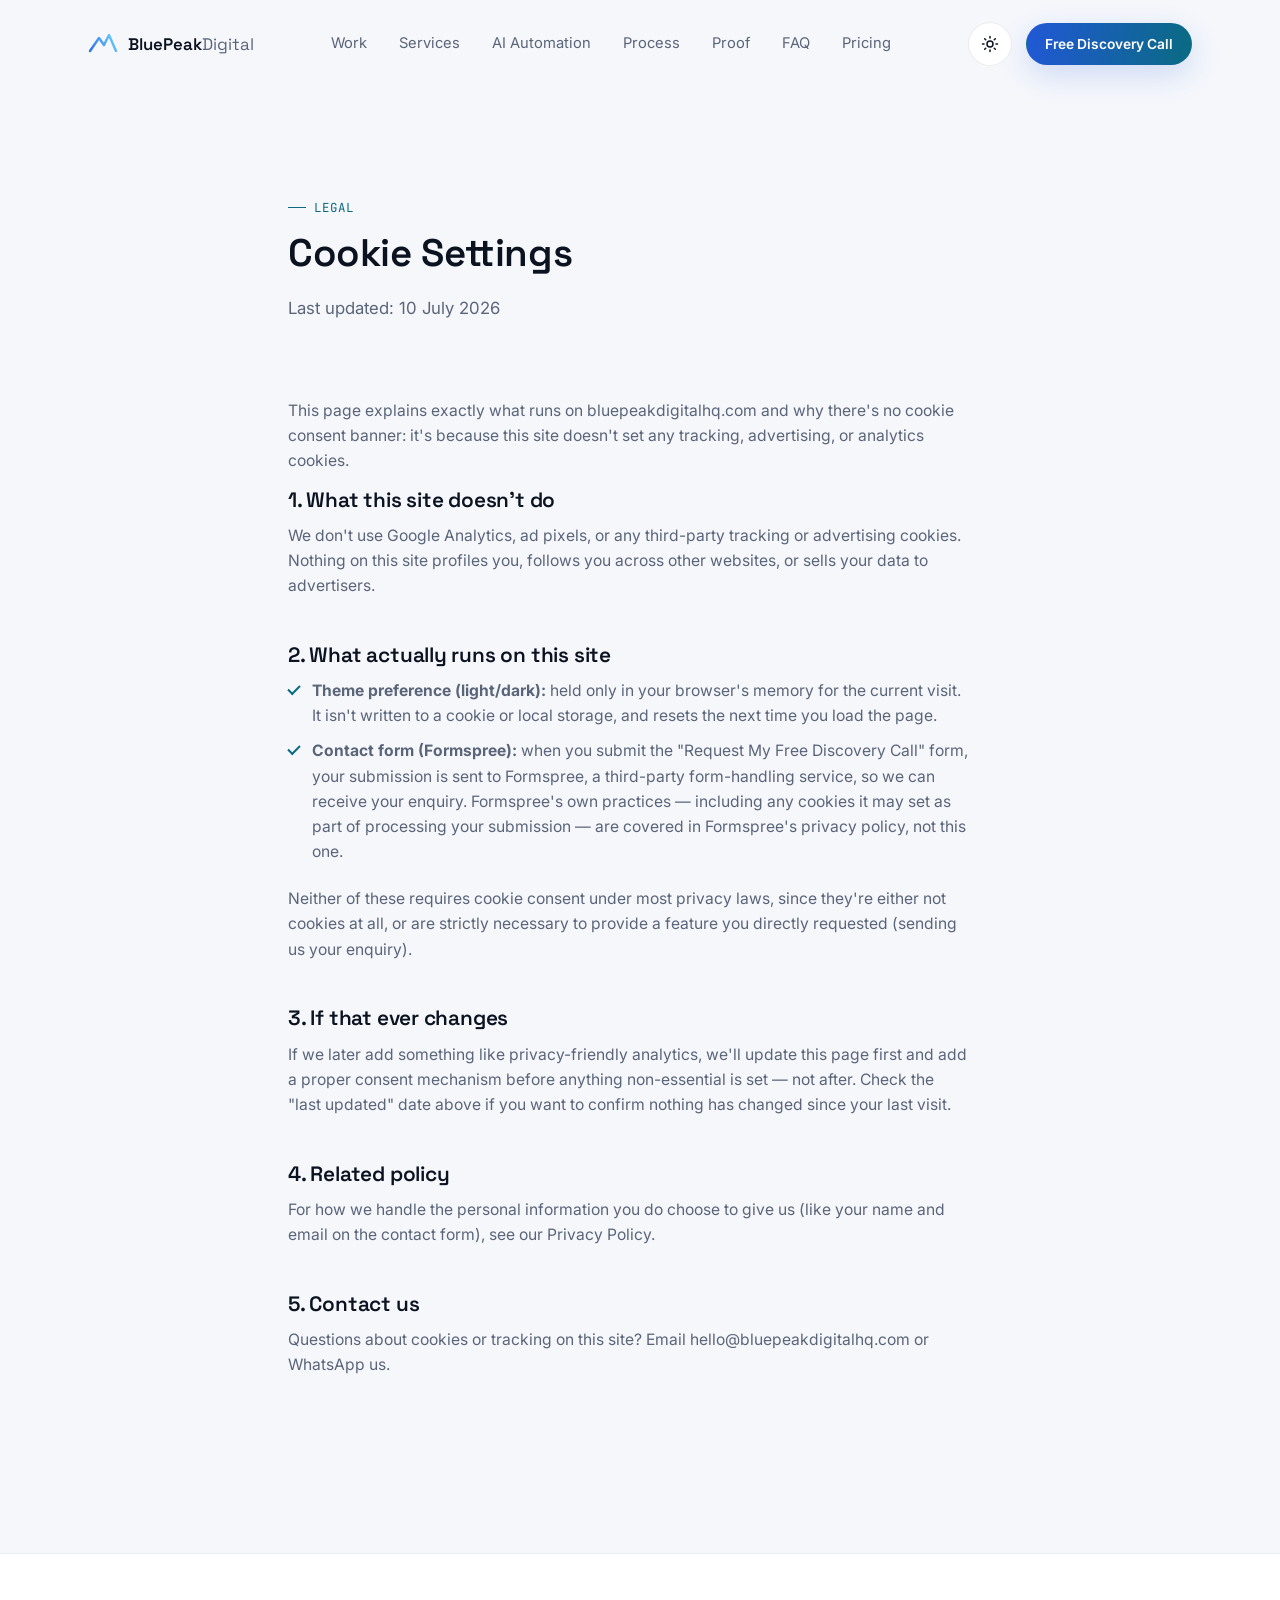
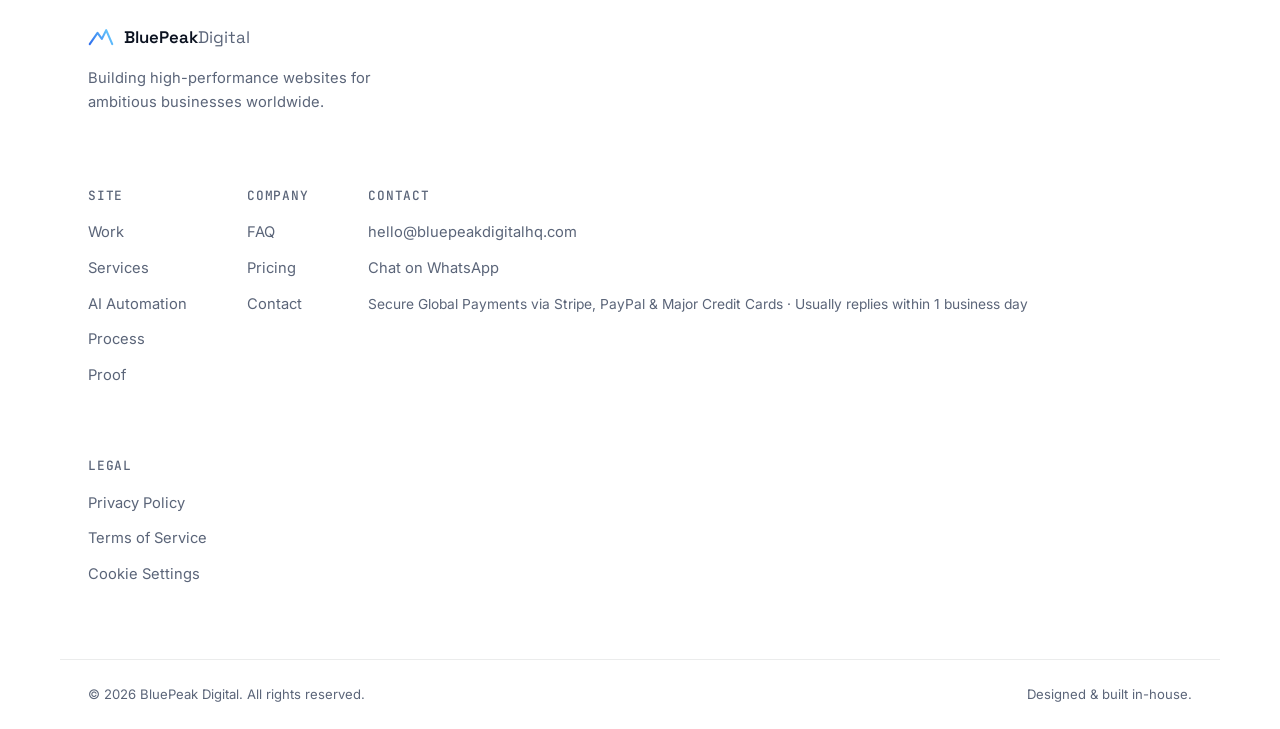
<file: cookie-settings.html>
<!DOCTYPE html>
<html lang="en" data-theme="dark">
<head>
<meta charset="UTF-8">
<meta name="viewport" content="width=device-width, initial-scale=1.0">

<title>Cookie Settings — BluePeak Digital</title>
<meta name="description" content="What cookies this website does and doesn't use, and how BluePeak Digital handles them.">
<meta name="robots" content="index, follow">
<link rel="canonical" href="https://bluepeakdigitalhq.com/cookie-settings.html">

<link rel="preconnect" href="https://fonts.googleapis.com">
<link rel="preconnect" href="https://fonts.gstatic.com" crossorigin>
<link href="https://fonts.googleapis.com/css2?family=Space+Grotesk:wght@400;500;600;700&family=Inter:wght@400;500;600;700&family=JetBrains+Mono:wght@400;500&display=swap" rel="stylesheet">

<link rel="stylesheet" href="styles.css">
<link rel="icon" type="image/svg+xml" href="favicon.svg">
<meta name="theme-color" content="#0A0E14">
</head>
<body>

<a class="skip-link" href="#top">Skip to main content</a>

<!-- ============ NAV ============ -->
<header class="site-header" id="siteHeader">
  <div class="container header-inner">
    <a href="index.html" class="logo" aria-label="BluePeakDigital Home">
      <svg class="logo-mark" width="30" height="30" viewBox="0 0 30 30" fill="none" xmlns="http://www.w3.org/2000/svg" aria-hidden="true">
        <path d="M2 22L11 9L16 16L21 6L28 22" stroke="url(#logoGrad)" stroke-width="2.4" stroke-linecap="round" stroke-linejoin="round"/>
        <defs>
          <linearGradient id="logoGrad" x1="2" y1="22" x2="28" y2="6" gradientUnits="userSpaceOnUse">
            <stop stop-color="#2F6FED"/>
            <stop offset="1" stop-color="#6DD3FF"/>
          </linearGradient>
        </defs>
      </svg>
      <span class="logo-text">BluePeak<span class="logo-text-thin">Digital</span></span>
    </a>

    <nav class="main-nav" id="mainNav" aria-label="Primary">
      <a href="index.html#work">Work</a>
      <a href="index.html#services">Services</a>
      <a href="index.html#ai-automation">AI Automation</a>
      <a href="index.html#process">Process</a>
      <a href="index.html#proof">Proof</a>
      <a href="index.html#faq">FAQ</a>
      <a href="index.html#pricing">Pricing</a>
    </nav>

    <div class="header-actions">
      <button class="theme-toggle" id="themeToggle" aria-label="Toggle dark and light theme">
        <svg class="icon-sun" width="18" height="18" viewBox="0 0 24 24" fill="none" stroke="currentColor" stroke-width="2" stroke-linecap="round" aria-hidden="true"><circle cx="12" cy="12" r="4"/><path d="M12 2v2M12 20v2M4.9 4.9l1.4 1.4M17.7 17.7l1.4 1.4M2 12h2M20 12h2M4.9 19.1l1.4-1.4M17.7 6.3l1.4-1.4"/></svg>
        <svg class="icon-moon" width="18" height="18" viewBox="0 0 24 24" fill="none" stroke="currentColor" stroke-width="2" stroke-linecap="round" stroke-linejoin="round" aria-hidden="true"><path d="M21 12.8A9 9 0 1 1 11.2 3 7 7 0 0 0 21 12.8Z"/></svg>
      </button>
      <a href="index.html#cta" class="btn btn-primary btn-sm">Free Discovery Call</a>
      <button class="nav-toggle" id="navToggle" aria-label="Open menu" aria-expanded="false">
        <span></span><span></span><span></span>
      </button>
    </div>
  </div>
</header>

<main id="top">

  <section class="section section-top">
    <div class="container container-narrow">
      <div class="section-head">
        <p class="eyebrow">Legal</p>
        <h1 class="section-title">Cookie Settings</h1>
        <p class="section-sub">Last updated: 10 July 2026</p>
      </div>

      <div class="policy-body">
        <p>This page explains exactly what runs on bluepeakdigitalhq.com and why there's no cookie consent banner: it's because this site doesn't set any tracking, advertising, or analytics cookies.</p>

        <h2>1. What this site doesn't do</h2>
        <p>We don't use Google Analytics, ad pixels, or any third-party tracking or advertising cookies. Nothing on this site profiles you, follows you across other websites, or sells your data to advertisers.</p>

        <h2>2. What actually runs on this site</h2>
        <ul class="policy-list">
          <li><strong>Theme preference (light/dark):</strong> held only in your browser's memory for the current visit. It isn't written to a cookie or local storage, and resets the next time you load the page.</li>
          <li><strong>Contact form (Formspree):</strong> when you submit the "Request My Free Discovery Call" form, your submission is sent to Formspree, a third-party form-handling service, so we can receive your enquiry. Formspree's own practices — including any cookies it may set as part of processing your submission — are covered in <a href="https://formspree.io/legal/privacy-policy" target="_blank" rel="noopener">Formspree's privacy policy</a>, not this one.</li>
        </ul>
        <p>Neither of these requires cookie consent under most privacy laws, since they're either not cookies at all, or are strictly necessary to provide a feature you directly requested (sending us your enquiry).</p>

        <h2>3. If that ever changes</h2>
        <p>If we later add something like privacy-friendly analytics, we'll update this page first and add a proper consent mechanism before anything non-essential is set — not after. Check the "last updated" date above if you want to confirm nothing has changed since your last visit.</p>

        <h2>4. Related policy</h2>
        <p>For how we handle the personal information you do choose to give us (like your name and email on the contact form), see our <a href="privacy.html">Privacy Policy</a>.</p>

        <h2>5. Contact us</h2>
        <p>Questions about cookies or tracking on this site? Email <a href="mailto:hello@bluepeakdigitalhq.com">hello@bluepeakdigitalhq.com</a> or WhatsApp <a href="https://wa.me/27665667254" target="_blank" rel="noopener">us</a>.</p>
      </div>
    </div>
  </section>

</main>

<!-- ============ FOOTER ============ -->
<footer class="site-footer">
  <div class="container footer-inner">
    <div class="footer-brand">
      <a href="index.html" class="logo">
        <svg class="logo-mark" width="26" height="26" viewBox="0 0 30 30" fill="none" xmlns="http://www.w3.org/2000/svg" aria-hidden="true">
          <path d="M2 22L11 9L16 16L21 6L28 22" stroke="url(#logoGradFooter)" stroke-width="2.4" stroke-linecap="round" stroke-linejoin="round"/>
          <defs>
            <linearGradient id="logoGradFooter" x1="2" y1="22" x2="28" y2="6" gradientUnits="userSpaceOnUse">
              <stop stop-color="#2F6FED"/>
              <stop offset="1" stop-color="#6DD3FF"/>
            </linearGradient>
          </defs>
        </svg>
        <span class="logo-text">BluePeak<span class="logo-text-thin">Digital</span></span>
      </a>
      <p>Building high-performance websites for ambitious businesses worldwide.</p>
    </div>

    <div class="footer-links">
      <div class="footer-col">
        <h3>Site</h3>
        <a href="index.html#work">Work</a>
        <a href="index.html#services">Services</a>
        <a href="index.html#ai-automation">AI Automation</a>
        <a href="index.html#process">Process</a>
        <a href="index.html#proof">Proof</a>
      </div>
      <div class="footer-col">
        <h3>Company</h3>
        <a href="index.html#faq">FAQ</a>
        <a href="index.html#pricing">Pricing</a>
        <a href="index.html#cta">Contact</a>
      </div>
      <div class="footer-col">
        <h3>Contact</h3>
        <a href="mailto:hello@bluepeakdigitalhq.com">hello@bluepeakdigitalhq.com</a>
        <a href="https://wa.me/27665667254" target="_blank" rel="noopener">Chat on WhatsApp</a>
        <span class="footer-note">Secure Global Payments via Stripe, PayPal &amp; Major Credit Cards · Usually replies within 1 business day</span>
      </div>
      <div class="footer-col">
        <h3>Legal</h3>
        <a href="privacy.html">Privacy Policy</a>
        <a href="terms.html">Terms of Service</a>
        <a href="cookie-settings.html" aria-current="page">Cookie Settings</a>
      </div>
    </div>
  </div>
  <div class="container footer-bottom">
    <p>&copy; <span id="year"></span> BluePeak Digital. All rights reserved.</p>
    <p>Designed &amp; built in-house.</p>
  </div>
</footer>

<a class="whatsapp-float" id="whatsappFloat" href="https://wa.me/27665667254" target="_blank" rel="noopener" aria-label="Chat with BluePeak Digital on WhatsApp">
  <svg width="26" height="26" viewBox="0 0 24 24" fill="currentColor" aria-hidden="true"><path d="M12.02 2C6.5 2 2.02 6.48 2.02 12c0 1.9.53 3.68 1.44 5.2L2 22l4.94-1.4A9.96 9.96 0 0 0 12.02 22C17.53 22 22 17.52 22 12S17.53 2 12.02 2Zm0 18.2c-1.7 0-3.3-.47-4.66-1.3l-.33-.2-3.02.86.84-2.95-.22-.34a8.18 8.18 0 0 1-1.28-4.4c0-4.5 3.68-8.18 8.19-8.18 4.5 0 8.18 3.68 8.18 8.18 0 4.51-3.68 8.19-8.18 8.19Zm4.5-6.1c-.24-.12-1.45-.72-1.68-.8-.22-.08-.39-.12-.55.12-.16.24-.63.8-.78.96-.14.16-.28.18-.53.06-.24-.12-1.03-.38-1.96-1.2-.72-.65-1.22-1.44-1.36-1.68-.14-.24-.02-.37.11-.5.11-.11.24-.28.36-.42.12-.14.16-.24.24-.4.08-.16.04-.3-.02-.42-.06-.12-.55-1.33-.76-1.82-.2-.48-.4-.42-.55-.42h-.47c-.16 0-.42.06-.64.3-.22.24-.84.82-.84 2s.86 2.32.98 2.48c.12.16 1.7 2.6 4.12 3.64.58.25 1.03.4 1.38.51.58.18 1.11.16 1.53.1.47-.07 1.45-.59 1.65-1.17.2-.57.2-1.06.14-1.16-.06-.1-.22-.16-.46-.28Z"/></svg>
</a>

<button class="back-to-top" id="backToTop" aria-label="Back to top">
  <svg width="18" height="18" viewBox="0 0 16 16" fill="none" aria-hidden="true"><path d="M8 12V4M4 8l4-4 4 4" stroke="currentColor" stroke-width="1.6" stroke-linecap="round" stroke-linejoin="round"/></svg>
</button>

<script src="script.js"></script>
</body>
</html>
</file>
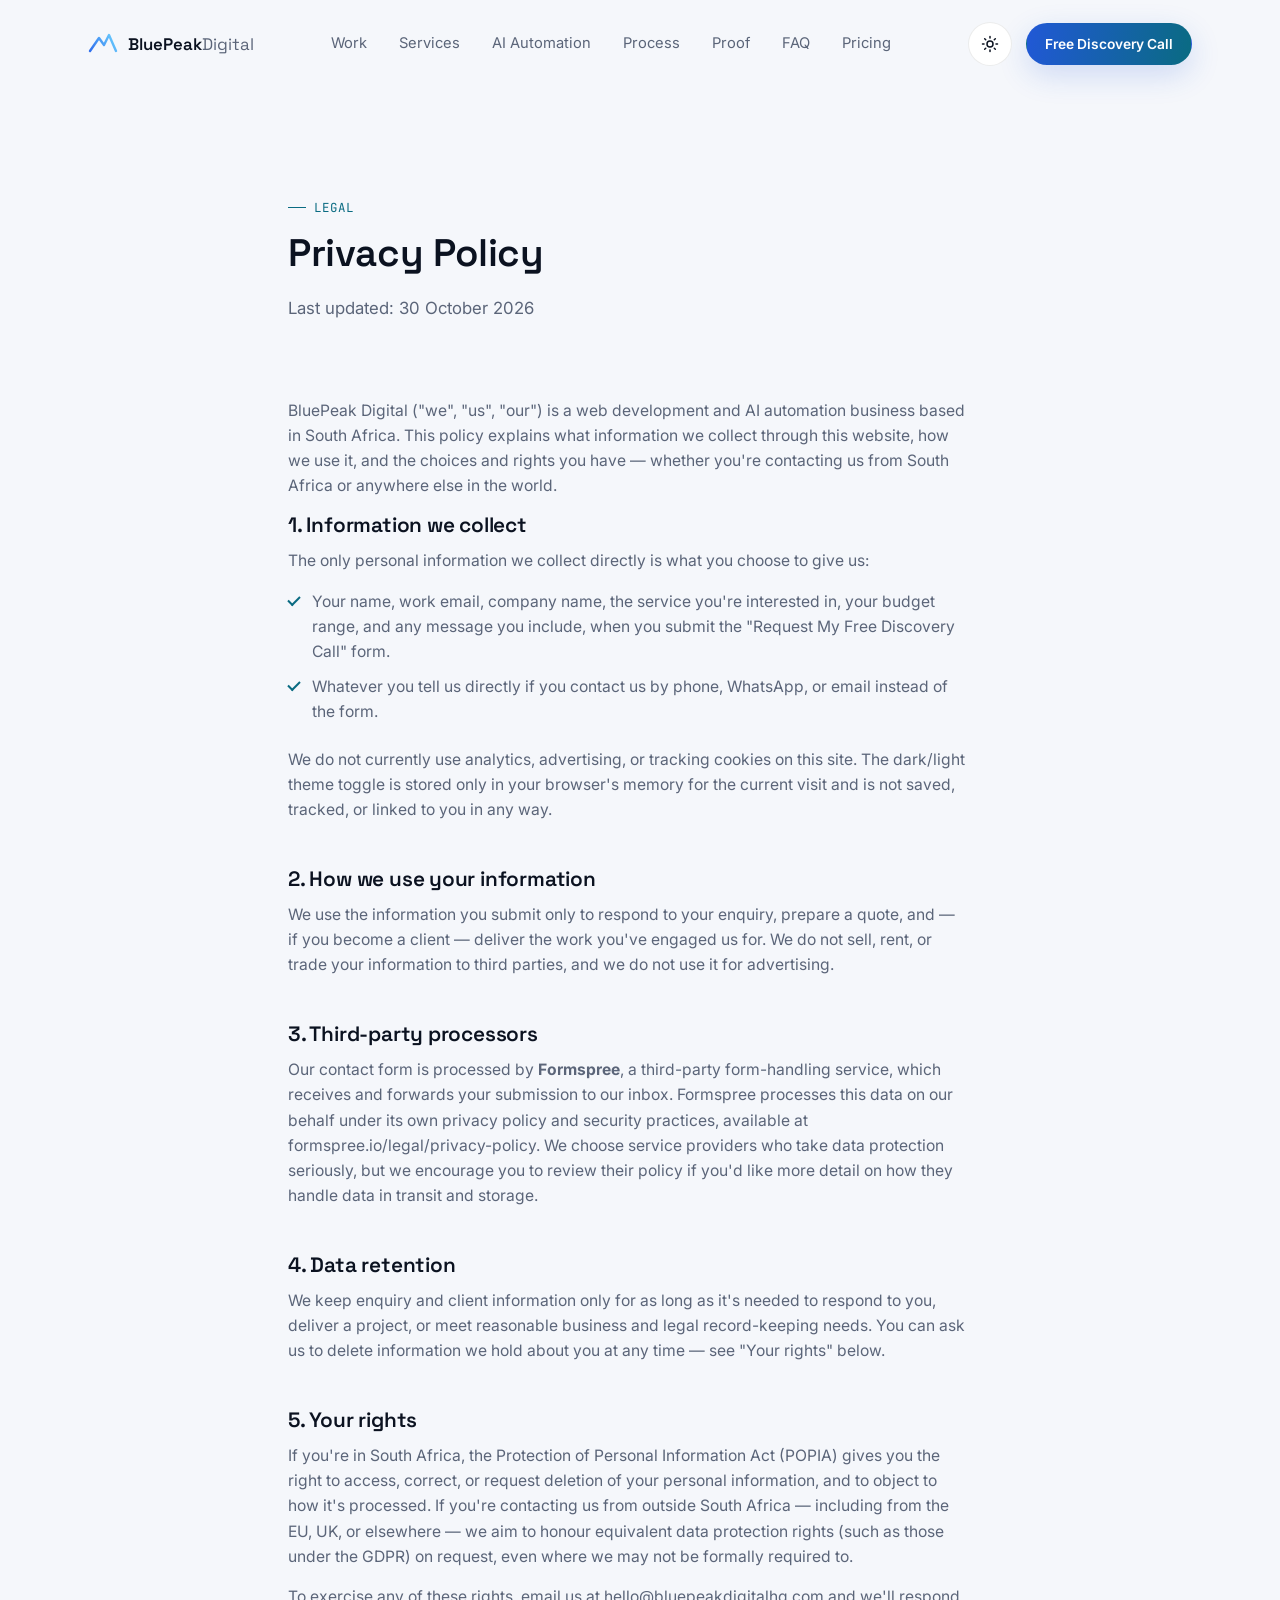
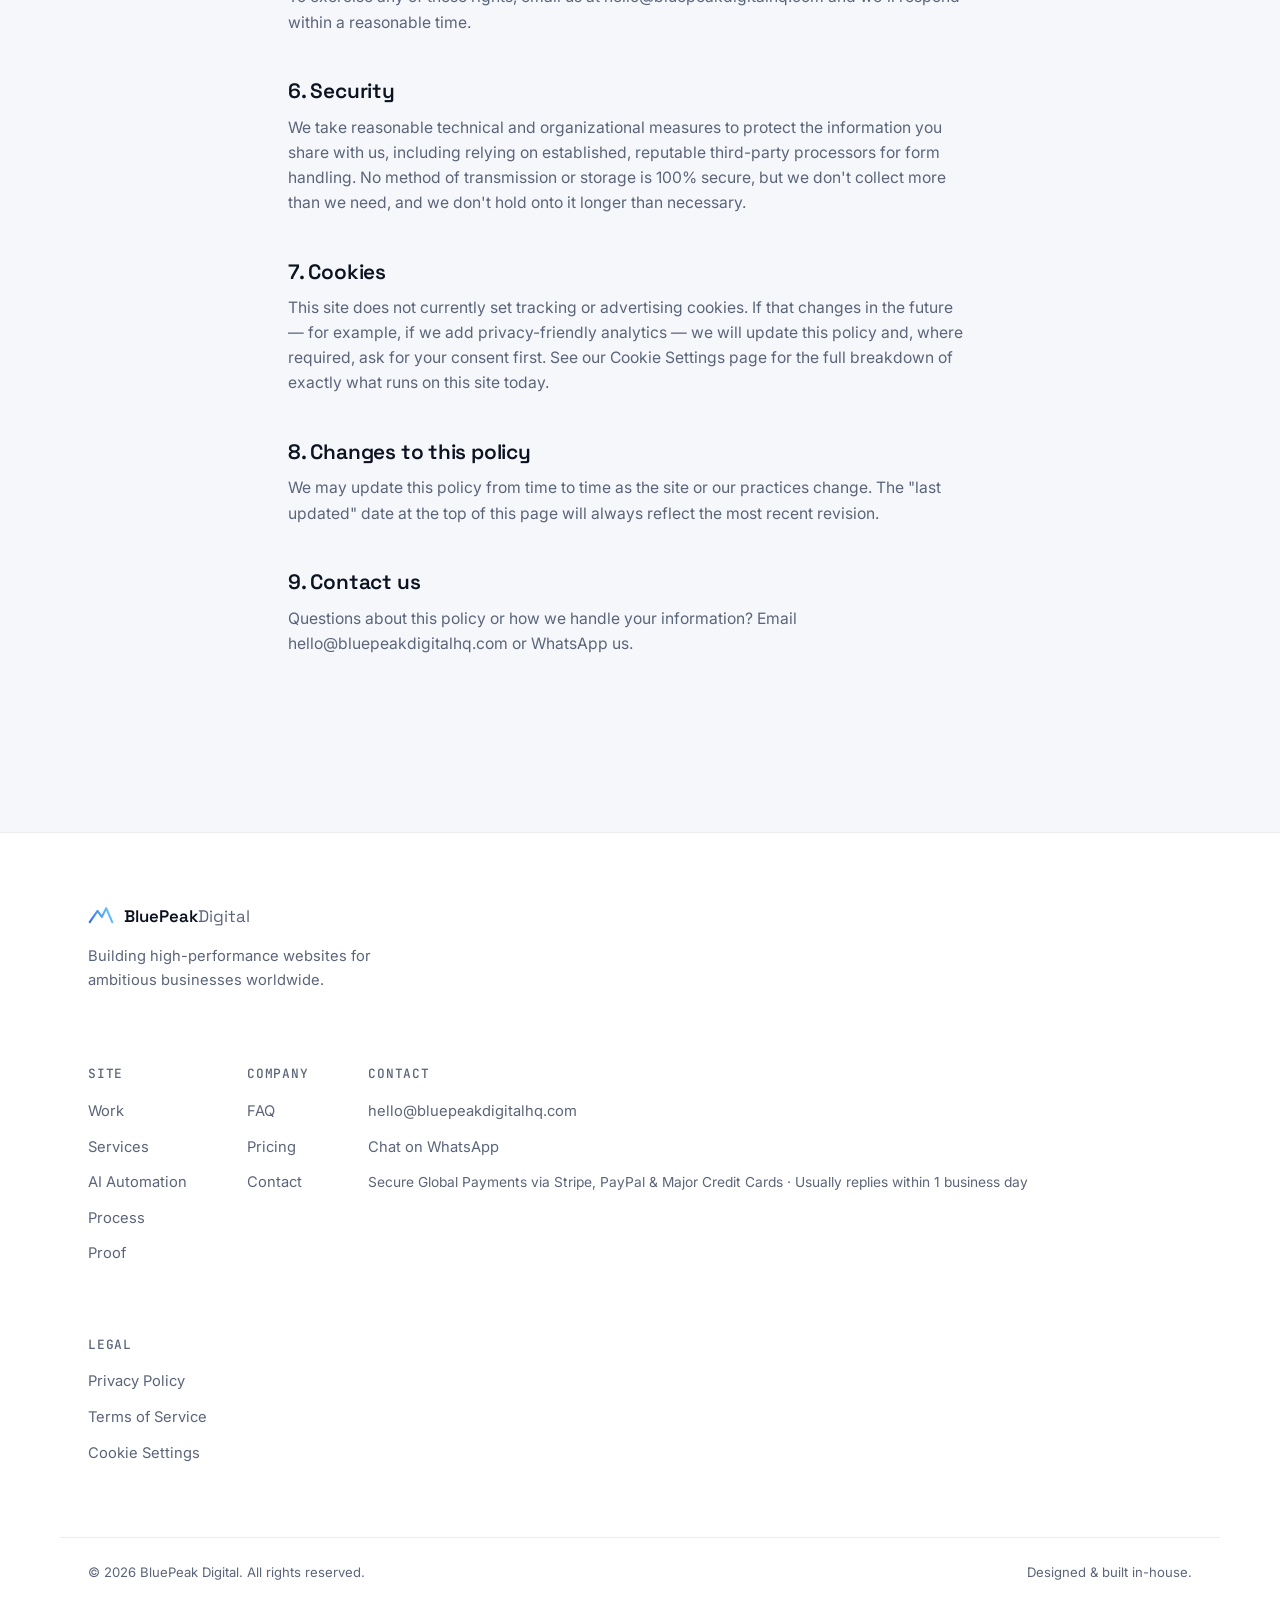
<file: privacy.html>
<!DOCTYPE html>
<html lang="en" data-theme="dark">
<head>
<meta charset="UTF-8">
<meta name="viewport" content="width=device-width, initial-scale=1.0">

<title>Privacy Policy — BluePeak Digital</title>
<meta name="description" content="How BluePeak Digital collects, uses, and protects information submitted through this website.">
<meta name="robots" content="index, follow">
<link rel="canonical" href="https://bluepeakdigitalhq.com/privacy.html">

<link rel="preconnect" href="https://fonts.googleapis.com">
<link rel="preconnect" href="https://fonts.gstatic.com" crossorigin>
<link href="https://fonts.googleapis.com/css2?family=Space+Grotesk:wght@400;500;600;700&family=Inter:wght@400;500;600;700&family=JetBrains+Mono:wght@400;500&display=swap" rel="stylesheet">

<link rel="stylesheet" href="styles.css">
<link rel="icon" type="image/svg+xml" href="favicon.svg">
<meta name="theme-color" content="#0A0E14">
</head>
<body>

<a class="skip-link" href="#top">Skip to main content</a>

<!-- ============ NAV ============ -->
<header class="site-header" id="siteHeader">
  <div class="container header-inner">
    <a href="index.html" class="logo" aria-label="BluePeakDigital Home">
      <svg class="logo-mark" width="30" height="30" viewBox="0 0 30 30" fill="none" xmlns="http://www.w3.org/2000/svg" aria-hidden="true">
        <path d="M2 22L11 9L16 16L21 6L28 22" stroke="url(#logoGrad)" stroke-width="2.4" stroke-linecap="round" stroke-linejoin="round"/>
        <defs>
          <linearGradient id="logoGrad" x1="2" y1="22" x2="28" y2="6" gradientUnits="userSpaceOnUse">
            <stop stop-color="#2F6FED"/>
            <stop offset="1" stop-color="#6DD3FF"/>
          </linearGradient>
        </defs>
      </svg>
      <span class="logo-text">BluePeak<span class="logo-text-thin">Digital</span></span>
    </a>

    <nav class="main-nav" id="mainNav" aria-label="Primary">
      <a href="index.html#work">Work</a>
      <a href="index.html#services">Services</a>
      <a href="index.html#ai-automation">AI Automation</a>
      <a href="index.html#process">Process</a>
      <a href="index.html#proof">Proof</a>
      <a href="index.html#faq">FAQ</a>
      <a href="index.html#pricing">Pricing</a>
    </nav>

    <div class="header-actions">
      <button class="theme-toggle" id="themeToggle" aria-label="Toggle dark and light theme">
        <svg class="icon-sun" width="18" height="18" viewBox="0 0 24 24" fill="none" stroke="currentColor" stroke-width="2" stroke-linecap="round" aria-hidden="true"><circle cx="12" cy="12" r="4"/><path d="M12 2v2M12 20v2M4.9 4.9l1.4 1.4M17.7 17.7l1.4 1.4M2 12h2M20 12h2M4.9 19.1l1.4-1.4M17.7 6.3l1.4-1.4"/></svg>
        <svg class="icon-moon" width="18" height="18" viewBox="0 0 24 24" fill="none" stroke="currentColor" stroke-width="2" stroke-linecap="round" stroke-linejoin="round" aria-hidden="true"><path d="M21 12.8A9 9 0 1 1 11.2 3 7 7 0 0 0 21 12.8Z"/></svg>
      </button>
      <a href="index.html#cta" class="btn btn-primary btn-sm">Free Discovery Call</a>
      <button class="nav-toggle" id="navToggle" aria-label="Open menu" aria-expanded="false">
        <span></span><span></span><span></span>
      </button>
    </div>
  </div>
</header>

<main id="top">

  <section class="section section-top">
    <div class="container container-narrow">
      <div class="section-head">
        <p class="eyebrow">Legal</p>
        <h1 class="section-title">Privacy Policy</h1>
        <p class="section-sub">Last updated: 30 October 2026</p>
      </div>

      <div class="policy-body">
        <p>BluePeak Digital ("we", "us", "our") is a web development and AI automation business based in South Africa. This policy explains what information we collect through this website, how we use it, and the choices and rights you have — whether you're contacting us from South Africa or anywhere else in the world.</p>

        <h2>1. Information we collect</h2>
        <p>The only personal information we collect directly is what you choose to give us:</p>
        <ul class="policy-list">
          <li>Your name, work email, company name, the service you're interested in, your budget range, and any message you include, when you submit the "Request My Free Discovery Call" form.</li>
          <li>Whatever you tell us directly if you contact us by phone, WhatsApp, or email instead of the form.</li>
        </ul>
        <p>We do not currently use analytics, advertising, or tracking cookies on this site. The dark/light theme toggle is stored only in your browser's memory for the current visit and is not saved, tracked, or linked to you in any way.</p>

        <h2>2. How we use your information</h2>
        <p>We use the information you submit only to respond to your enquiry, prepare a quote, and — if you become a client — deliver the work you've engaged us for. We do not sell, rent, or trade your information to third parties, and we do not use it for advertising.</p>

        <h2>3. Third-party processors</h2>
        <p>Our contact form is processed by <strong>Formspree</strong>, a third-party form-handling service, which receives and forwards your submission to our inbox. Formspree processes this data on our behalf under its own privacy policy and security practices, available at <a href="https://formspree.io/legal/privacy-policy" target="_blank" rel="noopener">formspree.io/legal/privacy-policy</a>. We choose service providers who take data protection seriously, but we encourage you to review their policy if you'd like more detail on how they handle data in transit and storage.</p>

        <h2>4. Data retention</h2>
        <p>We keep enquiry and client information only for as long as it's needed to respond to you, deliver a project, or meet reasonable business and legal record-keeping needs. You can ask us to delete information we hold about you at any time — see "Your rights" below.</p>

        <h2>5. Your rights</h2>
        <p>If you're in South Africa, the Protection of Personal Information Act (POPIA) gives you the right to access, correct, or request deletion of your personal information, and to object to how it's processed. If you're contacting us from outside South Africa — including from the EU, UK, or elsewhere — we aim to honour equivalent data protection rights (such as those under the GDPR) on request, even where we may not be formally required to.</p>
        <p>To exercise any of these rights, email us at <a href="mailto:hello@bluepeakdigitalhq.com">hello@bluepeakdigitalhq.com</a> and we'll respond within a reasonable time.</p>

        <h2>6. Security</h2>
        <p>We take reasonable technical and organizational measures to protect the information you share with us, including relying on established, reputable third-party processors for form handling. No method of transmission or storage is 100% secure, but we don't collect more than we need, and we don't hold onto it longer than necessary.</p>

        <h2>7. Cookies</h2>
        <p>This site does not currently set tracking or advertising cookies. If that changes in the future — for example, if we add privacy-friendly analytics — we will update this policy and, where required, ask for your consent first. See our <a href="cookie-settings.html">Cookie Settings</a> page for the full breakdown of exactly what runs on this site today.</p>

        <h2>8. Changes to this policy</h2>
        <p>We may update this policy from time to time as the site or our practices change. The "last updated" date at the top of this page will always reflect the most recent revision.</p>

        <h2>9. Contact us</h2>
        <p>Questions about this policy or how we handle your information? Email <a href="mailto:hello@bluepeakdigitalhq.com">hello@bluepeakdigitalhq.com</a> or WhatsApp <a href="https://wa.me/27665667254" target="_blank" rel="noopener">us</a>.</p>
      </div>
    </div>
  </section>

</main>

<!-- ============ FOOTER ============ -->
<footer class="site-footer">
  <div class="container footer-inner">
    <div class="footer-brand">
      <a href="index.html" class="logo">
        <svg class="logo-mark" width="26" height="26" viewBox="0 0 30 30" fill="none" xmlns="http://www.w3.org/2000/svg" aria-hidden="true">
          <path d="M2 22L11 9L16 16L21 6L28 22" stroke="url(#logoGradFooter)" stroke-width="2.4" stroke-linecap="round" stroke-linejoin="round"/>
          <defs>
            <linearGradient id="logoGradFooter" x1="2" y1="22" x2="28" y2="6" gradientUnits="userSpaceOnUse">
              <stop stop-color="#2F6FED"/>
              <stop offset="1" stop-color="#6DD3FF"/>
            </linearGradient>
          </defs>
        </svg>
        <span class="logo-text">BluePeak<span class="logo-text-thin">Digital</span></span>
      </a>
      <p>Building high-performance websites for ambitious businesses worldwide.</p>
    </div>

    <div class="footer-links">
      <div class="footer-col">
        <h3>Site</h3>
        <a href="index.html#work">Work</a>
        <a href="index.html#services">Services</a>
        <a href="index.html#ai-automation">AI Automation</a>
        <a href="index.html#process">Process</a>
        <a href="index.html#proof">Proof</a>
      </div>
      <div class="footer-col">
        <h3>Company</h3>
        <a href="index.html#faq">FAQ</a>
        <a href="index.html#pricing">Pricing</a>
        <a href="index.html#cta">Contact</a>
      </div>
      <div class="footer-col">
        <h3>Contact</h3>
        <a href="mailto:hello@bluepeakdigitalhq.com">hello@bluepeakdigitalhq.com</a>
        <a href="https://wa.me/27665667254" target="_blank" rel="noopener">Chat on WhatsApp</a>
        <span class="footer-note">Secure Global Payments via Stripe, PayPal &amp; Major Credit Cards · Usually replies within 1 business day</span>
      </div>
      <div class="footer-col">
        <h3>Legal</h3>
        <a href="privacy.html" aria-current="page">Privacy Policy</a>
        <a href="terms.html">Terms of Service</a>
        <a href="cookie-settings.html">Cookie Settings</a>
      </div>
    </div>
  </div>
  <div class="container footer-bottom">
    <p>&copy; <span id="year"></span> BluePeak Digital. All rights reserved.</p>
    <p>Designed &amp; built in-house.</p>
  </div>
</footer>

<a class="whatsapp-float" id="whatsappFloat" href="https://wa.me/27665667254" target="_blank" rel="noopener" aria-label="Chat with BluePeak Digital on WhatsApp">
  <svg width="26" height="26" viewBox="0 0 24 24" fill="currentColor" aria-hidden="true"><path d="M12.02 2C6.5 2 2.02 6.48 2.02 12c0 1.9.53 3.68 1.44 5.2L2 22l4.94-1.4A9.96 9.96 0 0 0 12.02 22C17.53 22 22 17.52 22 12S17.53 2 12.02 2Zm0 18.2c-1.7 0-3.3-.47-4.66-1.3l-.33-.2-3.02.86.84-2.95-.22-.34a8.18 8.18 0 0 1-1.28-4.4c0-4.5 3.68-8.18 8.19-8.18 4.5 0 8.18 3.68 8.18 8.18 0 4.51-3.68 8.19-8.18 8.19Zm4.5-6.1c-.24-.12-1.45-.72-1.68-.8-.22-.08-.39-.12-.55.12-.16.24-.63.8-.78.96-.14.16-.28.18-.53.06-.24-.12-1.03-.38-1.96-1.2-.72-.65-1.22-1.44-1.36-1.68-.14-.24-.02-.37.11-.5.11-.11.24-.28.36-.42.12-.14.16-.24.24-.4.08-.16.04-.3-.02-.42-.06-.12-.55-1.33-.76-1.82-.2-.48-.4-.42-.55-.42h-.47c-.16 0-.42.06-.64.3-.22.24-.84.82-.84 2s.86 2.32.98 2.48c.12.16 1.7 2.6 4.12 3.64.58.25 1.03.4 1.38.51.58.18 1.11.16 1.53.1.47-.07 1.45-.59 1.65-1.17.2-.57.2-1.06.14-1.16-.06-.1-.22-.16-.46-.28Z"/></svg>
</a>

<button class="back-to-top" id="backToTop" aria-label="Back to top">
  <svg width="18" height="18" viewBox="0 0 16 16" fill="none" aria-hidden="true"><path d="M8 12V4M4 8l4-4 4 4" stroke="currentColor" stroke-width="1.6" stroke-linecap="round" stroke-linejoin="round"/></svg>
</button>

<script src="script.js"></script>
</body>
</html>
</file>
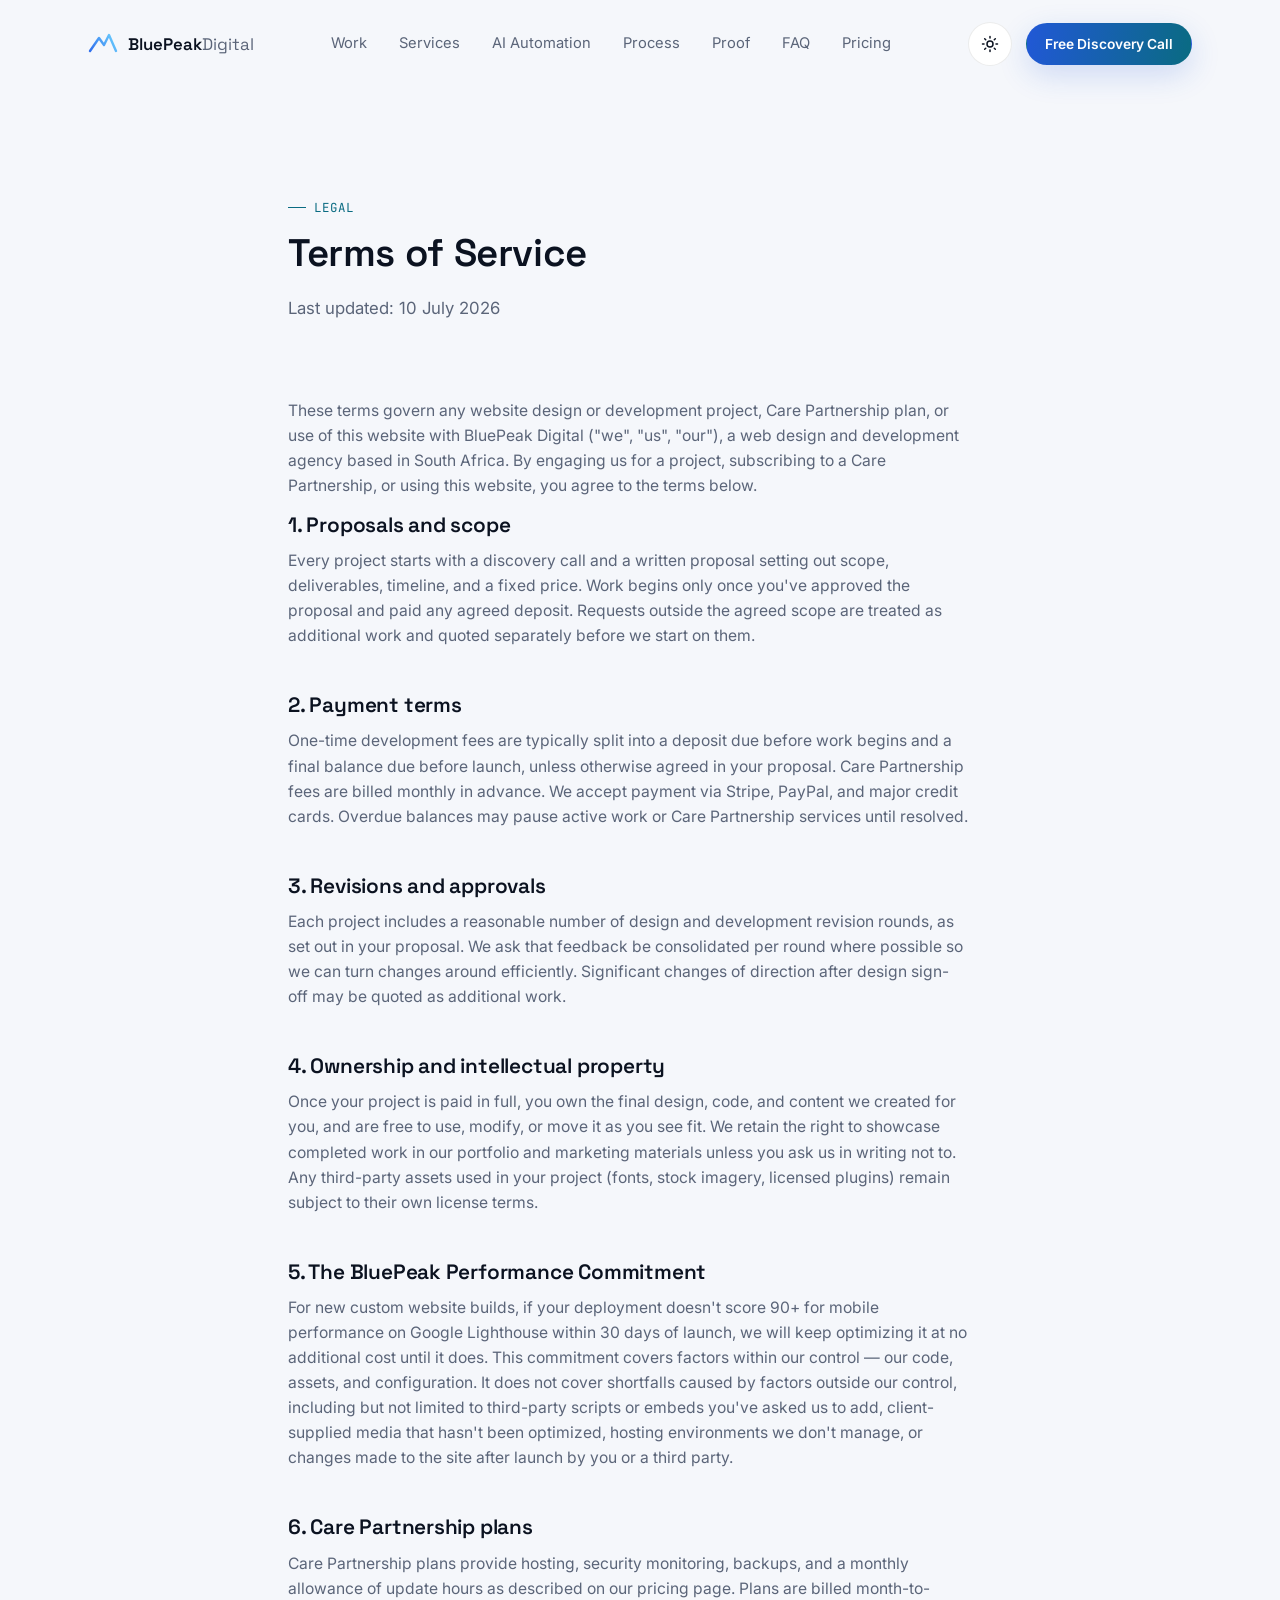
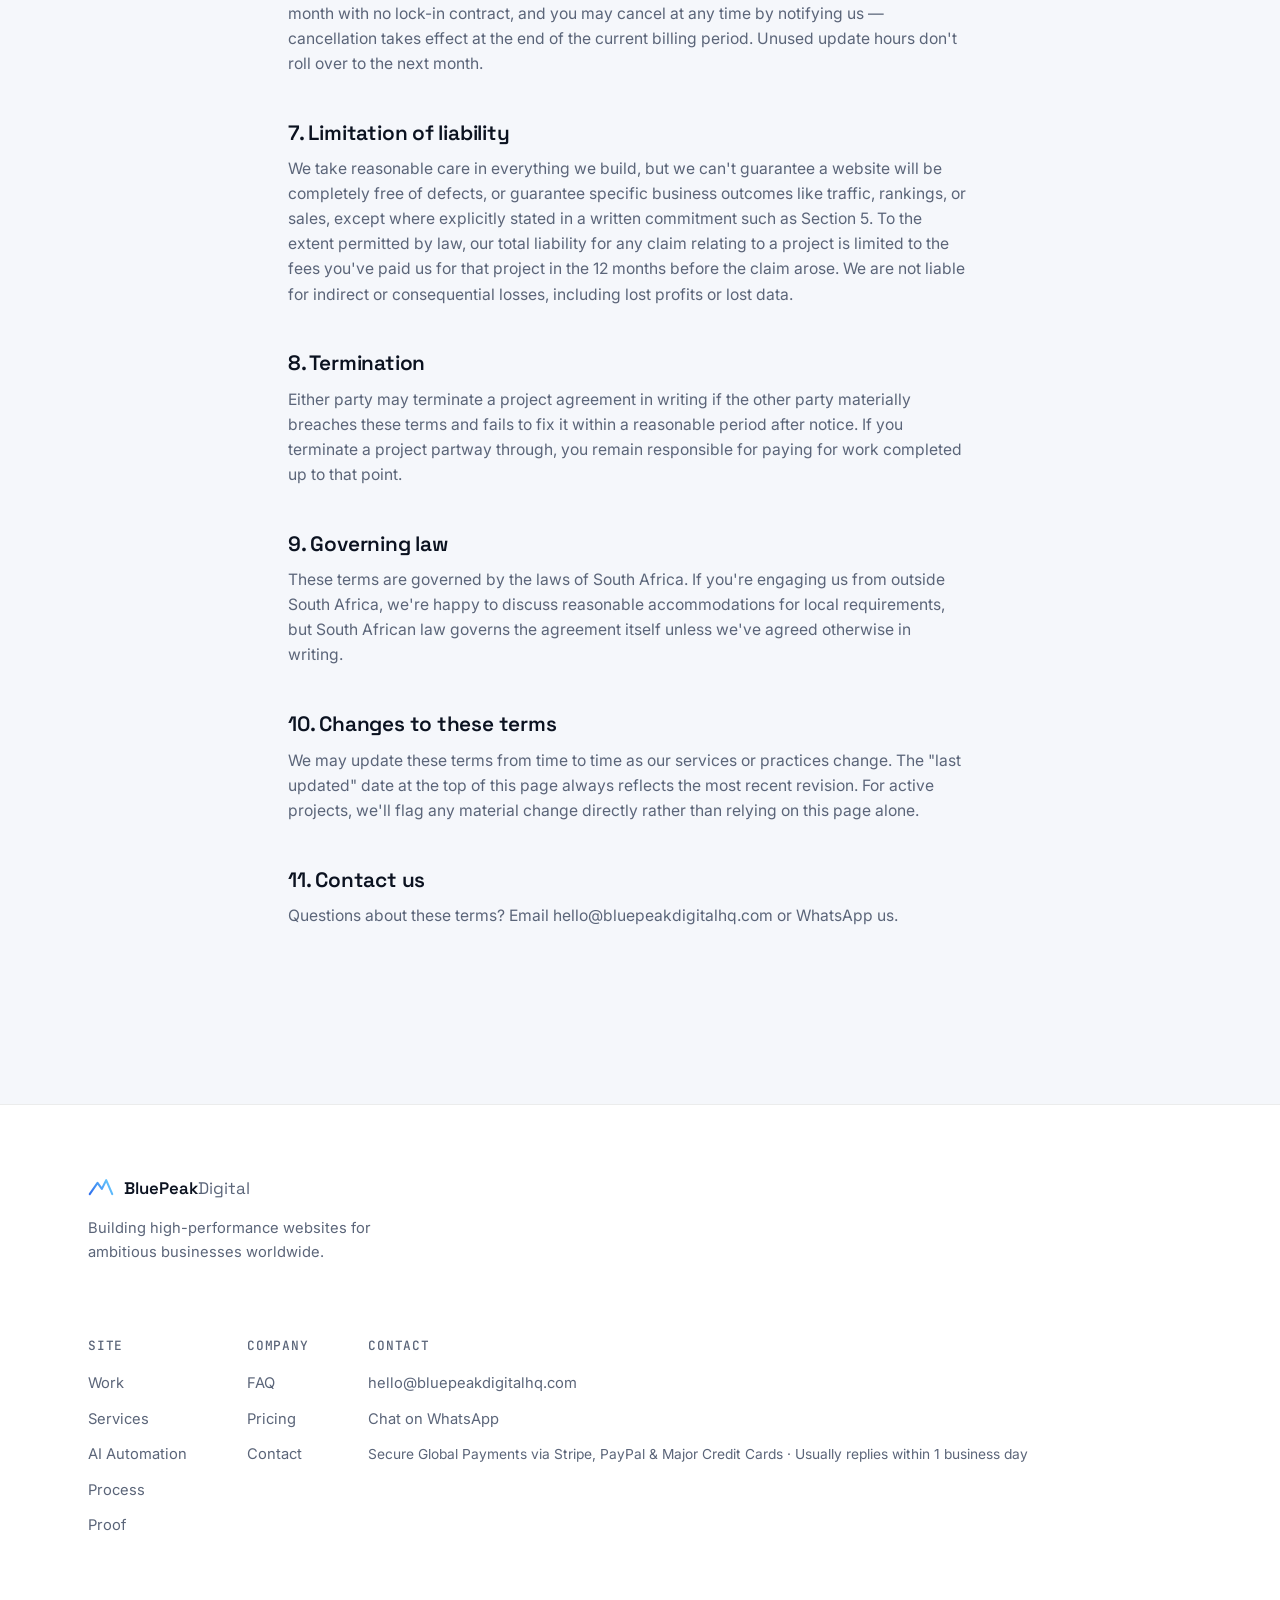
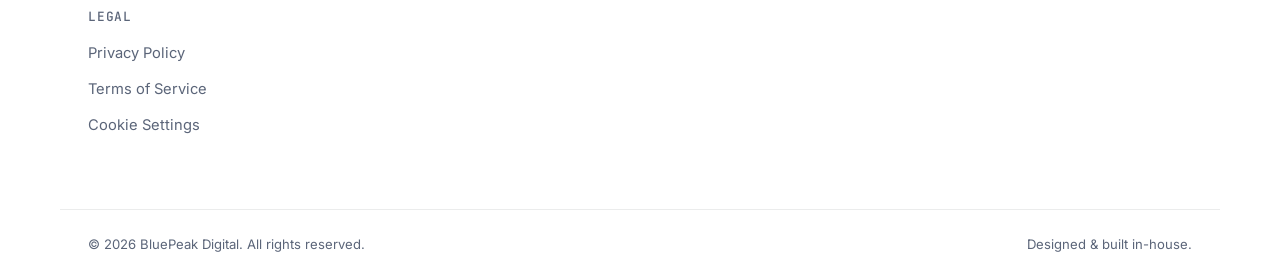
<file: terms.html>
<!DOCTYPE html>
<html lang="en" data-theme="dark">
<head>
<meta charset="UTF-8">
<meta name="viewport" content="width=device-width, initial-scale=1.0">

<title>Terms of Service — BluePeak Digital</title>
<meta name="description" content="The terms that govern website design and development projects, Care Partnership plans, and use of this website with BluePeak Digital.">
<meta name="robots" content="index, follow">
<link rel="canonical" href="https://bluepeakdigitalhq.com/terms.html">

<link rel="preconnect" href="https://fonts.googleapis.com">
<link rel="preconnect" href="https://fonts.gstatic.com" crossorigin>
<link href="https://fonts.googleapis.com/css2?family=Space+Grotesk:wght@400;500;600;700&family=Inter:wght@400;500;600;700&family=JetBrains+Mono:wght@400;500&display=swap" rel="stylesheet">

<link rel="stylesheet" href="styles.css">
<link rel="icon" type="image/svg+xml" href="favicon.svg">
<meta name="theme-color" content="#0A0E14">
</head>
<body>

<a class="skip-link" href="#top">Skip to main content</a>

<!-- ============ NAV ============ -->
<header class="site-header" id="siteHeader">
  <div class="container header-inner">
    <a href="index.html" class="logo" aria-label="BluePeakDigital Home">
      <svg class="logo-mark" width="30" height="30" viewBox="0 0 30 30" fill="none" xmlns="http://www.w3.org/2000/svg" aria-hidden="true">
        <path d="M2 22L11 9L16 16L21 6L28 22" stroke="url(#logoGrad)" stroke-width="2.4" stroke-linecap="round" stroke-linejoin="round"/>
        <defs>
          <linearGradient id="logoGrad" x1="2" y1="22" x2="28" y2="6" gradientUnits="userSpaceOnUse">
            <stop stop-color="#2F6FED"/>
            <stop offset="1" stop-color="#6DD3FF"/>
          </linearGradient>
        </defs>
      </svg>
      <span class="logo-text">BluePeak<span class="logo-text-thin">Digital</span></span>
    </a>

    <nav class="main-nav" id="mainNav" aria-label="Primary">
      <a href="index.html#work">Work</a>
      <a href="index.html#services">Services</a>
      <a href="index.html#ai-automation">AI Automation</a>
      <a href="index.html#process">Process</a>
      <a href="index.html#proof">Proof</a>
      <a href="index.html#faq">FAQ</a>
      <a href="index.html#pricing">Pricing</a>
    </nav>

    <div class="header-actions">
      <button class="theme-toggle" id="themeToggle" aria-label="Toggle dark and light theme">
        <svg class="icon-sun" width="18" height="18" viewBox="0 0 24 24" fill="none" stroke="currentColor" stroke-width="2" stroke-linecap="round" aria-hidden="true"><circle cx="12" cy="12" r="4"/><path d="M12 2v2M12 20v2M4.9 4.9l1.4 1.4M17.7 17.7l1.4 1.4M2 12h2M20 12h2M4.9 19.1l1.4-1.4M17.7 6.3l1.4-1.4"/></svg>
        <svg class="icon-moon" width="18" height="18" viewBox="0 0 24 24" fill="none" stroke="currentColor" stroke-width="2" stroke-linecap="round" stroke-linejoin="round" aria-hidden="true"><path d="M21 12.8A9 9 0 1 1 11.2 3 7 7 0 0 0 21 12.8Z"/></svg>
      </button>
      <a href="index.html#cta" class="btn btn-primary btn-sm">Free Discovery Call</a>
      <button class="nav-toggle" id="navToggle" aria-label="Open menu" aria-expanded="false">
        <span></span><span></span><span></span>
      </button>
    </div>
  </div>
</header>

<main id="top">

  <section class="section section-top">
    <div class="container container-narrow">
      <div class="section-head">
        <p class="eyebrow">Legal</p>
        <h1 class="section-title">Terms of Service</h1>
        <p class="section-sub">Last updated: 10 July 2026</p>
      </div>

      <div class="policy-body">
        <p>These terms govern any website design or development project, Care Partnership plan, or use of this website with BluePeak Digital ("we", "us", "our"), a web design and development agency based in South Africa. By engaging us for a project, subscribing to a Care Partnership, or using this website, you agree to the terms below.</p>

        <h2>1. Proposals and scope</h2>
        <p>Every project starts with a discovery call and a written proposal setting out scope, deliverables, timeline, and a fixed price. Work begins only once you've approved the proposal and paid any agreed deposit. Requests outside the agreed scope are treated as additional work and quoted separately before we start on them.</p>

        <h2>2. Payment terms</h2>
        <p>One-time development fees are typically split into a deposit due before work begins and a final balance due before launch, unless otherwise agreed in your proposal. Care Partnership fees are billed monthly in advance. We accept payment via Stripe, PayPal, and major credit cards. Overdue balances may pause active work or Care Partnership services until resolved.</p>

        <h2>3. Revisions and approvals</h2>
        <p>Each project includes a reasonable number of design and development revision rounds, as set out in your proposal. We ask that feedback be consolidated per round where possible so we can turn changes around efficiently. Significant changes of direction after design sign-off may be quoted as additional work.</p>

        <h2>4. Ownership and intellectual property</h2>
        <p>Once your project is paid in full, you own the final design, code, and content we created for you, and are free to use, modify, or move it as you see fit. We retain the right to showcase completed work in our portfolio and marketing materials unless you ask us in writing not to. Any third-party assets used in your project (fonts, stock imagery, licensed plugins) remain subject to their own license terms.</p>

        <h2>5. The BluePeak Performance Commitment</h2>
        <p>For new custom website builds, if your deployment doesn't score 90+ for mobile performance on Google Lighthouse within 30 days of launch, we will keep optimizing it at no additional cost until it does. This commitment covers factors within our control — our code, assets, and configuration. It does not cover shortfalls caused by factors outside our control, including but not limited to third-party scripts or embeds you've asked us to add, client-supplied media that hasn't been optimized, hosting environments we don't manage, or changes made to the site after launch by you or a third party.</p>

        <h2>6. Care Partnership plans</h2>
        <p>Care Partnership plans provide hosting, security monitoring, backups, and a monthly allowance of update hours as described on our pricing page. Plans are billed month-to-month with no lock-in contract, and you may cancel at any time by notifying us — cancellation takes effect at the end of the current billing period. Unused update hours don't roll over to the next month.</p>

        <h2>7. Limitation of liability</h2>
        <p>We take reasonable care in everything we build, but we can't guarantee a website will be completely free of defects, or guarantee specific business outcomes like traffic, rankings, or sales, except where explicitly stated in a written commitment such as Section 5. To the extent permitted by law, our total liability for any claim relating to a project is limited to the fees you've paid us for that project in the 12 months before the claim arose. We are not liable for indirect or consequential losses, including lost profits or lost data.</p>

        <h2>8. Termination</h2>
        <p>Either party may terminate a project agreement in writing if the other party materially breaches these terms and fails to fix it within a reasonable period after notice. If you terminate a project partway through, you remain responsible for paying for work completed up to that point.</p>

        <h2>9. Governing law</h2>
        <p>These terms are governed by the laws of South Africa. If you're engaging us from outside South Africa, we're happy to discuss reasonable accommodations for local requirements, but South African law governs the agreement itself unless we've agreed otherwise in writing.</p>

        <h2>10. Changes to these terms</h2>
        <p>We may update these terms from time to time as our services or practices change. The "last updated" date at the top of this page always reflects the most recent revision. For active projects, we'll flag any material change directly rather than relying on this page alone.</p>

        <h2>11. Contact us</h2>
        <p>Questions about these terms? Email <a href="mailto:hello@bluepeakdigitalhq.com">hello@bluepeakdigitalhq.com</a> or WhatsApp <a href="https://wa.me/27665667254" target="_blank" rel="noopener">us</a>.</p>
      </div>
    </div>
  </section>

</main>

<!-- ============ FOOTER ============ -->
<footer class="site-footer">
  <div class="container footer-inner">
    <div class="footer-brand">
      <a href="index.html" class="logo">
        <svg class="logo-mark" width="26" height="26" viewBox="0 0 30 30" fill="none" xmlns="http://www.w3.org/2000/svg" aria-hidden="true">
          <path d="M2 22L11 9L16 16L21 6L28 22" stroke="url(#logoGradFooter)" stroke-width="2.4" stroke-linecap="round" stroke-linejoin="round"/>
          <defs>
            <linearGradient id="logoGradFooter" x1="2" y1="22" x2="28" y2="6" gradientUnits="userSpaceOnUse">
              <stop stop-color="#2F6FED"/>
              <stop offset="1" stop-color="#6DD3FF"/>
            </linearGradient>
          </defs>
        </svg>
        <span class="logo-text">BluePeak<span class="logo-text-thin">Digital</span></span>
      </a>
      <p>Building high-performance websites for ambitious businesses worldwide.</p>
    </div>

    <div class="footer-links">
      <div class="footer-col">
        <h3>Site</h3>
        <a href="index.html#work">Work</a>
        <a href="index.html#services">Services</a>
        <a href="index.html#ai-automation">AI Automation</a>
        <a href="index.html#process">Process</a>
        <a href="index.html#proof">Proof</a>
      </div>
      <div class="footer-col">
        <h3>Company</h3>
        <a href="index.html#faq">FAQ</a>
        <a href="index.html#pricing">Pricing</a>
        <a href="index.html#cta">Contact</a>
      </div>
      <div class="footer-col">
        <h3>Contact</h3>
        <a href="mailto:hello@bluepeakdigitalhq.com">hello@bluepeakdigitalhq.com</a>
        <a href="https://wa.me/27665667254" target="_blank" rel="noopener">Chat on WhatsApp</a>
        <span class="footer-note">Secure Global Payments via Stripe, PayPal &amp; Major Credit Cards · Usually replies within 1 business day</span>
      </div>
      <div class="footer-col">
        <h3>Legal</h3>
        <a href="privacy.html">Privacy Policy</a>
        <a href="terms.html" aria-current="page">Terms of Service</a>
        <a href="cookie-settings.html">Cookie Settings</a>
      </div>
    </div>
  </div>
  <div class="container footer-bottom">
    <p>&copy; <span id="year"></span> BluePeak Digital. All rights reserved.</p>
    <p>Designed &amp; built in-house.</p>
  </div>
</footer>

<a class="whatsapp-float" id="whatsappFloat" href="https://wa.me/27665667254" target="_blank" rel="noopener" aria-label="Chat with BluePeak Digital on WhatsApp">
  <svg width="26" height="26" viewBox="0 0 24 24" fill="currentColor" aria-hidden="true"><path d="M12.02 2C6.5 2 2.02 6.48 2.02 12c0 1.9.53 3.68 1.44 5.2L2 22l4.94-1.4A9.96 9.96 0 0 0 12.02 22C17.53 22 22 17.52 22 12S17.53 2 12.02 2Zm0 18.2c-1.7 0-3.3-.47-4.66-1.3l-.33-.2-3.02.86.84-2.95-.22-.34a8.18 8.18 0 0 1-1.28-4.4c0-4.5 3.68-8.18 8.19-8.18 4.5 0 8.18 3.68 8.18 8.18 0 4.51-3.68 8.19-8.18 8.19Zm4.5-6.1c-.24-.12-1.45-.72-1.68-.8-.22-.08-.39-.12-.55.12-.16.24-.63.8-.78.96-.14.16-.28.18-.53.06-.24-.12-1.03-.38-1.96-1.2-.72-.65-1.22-1.44-1.36-1.68-.14-.24-.02-.37.11-.5.11-.11.24-.28.36-.42.12-.14.16-.24.24-.4.08-.16.04-.3-.02-.42-.06-.12-.55-1.33-.76-1.82-.2-.48-.4-.42-.55-.42h-.47c-.16 0-.42.06-.64.3-.22.24-.84.82-.84 2s.86 2.32.98 2.48c.12.16 1.7 2.6 4.12 3.64.58.25 1.03.4 1.38.51.58.18 1.11.16 1.53.1.47-.07 1.45-.59 1.65-1.17.2-.57.2-1.06.14-1.16-.06-.1-.22-.16-.46-.28Z"/></svg>
</a>

<button class="back-to-top" id="backToTop" aria-label="Back to top">
  <svg width="18" height="18" viewBox="0 0 16 16" fill="none" aria-hidden="true"><path d="M8 12V4M4 8l4-4 4 4" stroke="currentColor" stroke-width="1.6" stroke-linecap="round" stroke-linejoin="round"/></svg>
</button>

<script src="script.js"></script>
</body>
</html>
</file>
<file: styles.css>
/* ==========================================================================
   BluePeak Digital — Stylesheet
   Structure:
   1. Tokens (colors, type, spacing)
   2. Reset & base
   3. Layout helpers
   4. Header / nav
   5. Buttons
   6. Hero
   7. Marquee
   8. Sections / cards (services, portfolio, process, pricing, testimonials)
   9. FAQ accordion
   10. CTA + footer
   11. Scroll reveal + motion
   12. Responsive
   ========================================================================== */

/* ---------- 1. Tokens ---------- */
:root{
  /* Dark theme (default) */
  --bg: #0A0E14;
  --surface: #10141C;
  --surface-2: #161B25;
  --border: rgba(255,255,255,0.08);
  --text: #F4F6F9;
  --text-muted: #8B96A8;
  --primary: #2F6FED;
  --primary-2: #6DD3FF;
  --btn-end: #0E7ABB; /* gradient end for white text; #6DD3FF only reaches 1.8:1 */
  --glow: rgba(47,111,237,0.35);
  --shadow: 0 20px 60px rgba(0,0,0,0.35);

  --font-display: 'Space Grotesk', sans-serif;
  --font-body: 'Inter', sans-serif;
  --font-mono: 'JetBrains Mono', monospace;

  --container-w: 1160px;
  --radius-sm: 10px;
  --radius-md: 16px;
  --radius-lg: 24px;

  --ease: cubic-bezier(.22,1,.36,1);
}

html[data-theme="light"]{
  --bg: #F5F7FB;
  --surface: #FFFFFF;
  --surface-2: #EEF1F7;
  --border: rgba(10,14,20,0.08);
  --text: #0B1220;
  --text-muted: #5B6579;
  --primary: #2158D6;
  --primary-2: #0A6B82; /* darkened from #0E9FBF — original failed WCAG AA (2.9–3.1:1) as text color in eyebrows/links/tags on light backgrounds; this passes 5.7–6.1:1 in the same hue */
  --btn-end: #0A6B82;
  --glow: rgba(33,88,214,0.18);
  --shadow: 0 20px 50px rgba(20,30,60,0.10);
}

/* ---------- 2. Reset & base ---------- */
*, *::before, *::after{ box-sizing: border-box; }
html{ scroll-behavior: smooth; }
@media (prefers-reduced-motion: reduce){
  html{ scroll-behavior: auto; }
  *, *::before, *::after{ animation-duration: 0.01ms !important; animation-iteration-count: 1 !important; transition-duration: 0.01ms !important; scroll-behavior: auto !important; }
}

body{
  margin: 0;
  background: var(--bg);
  color: var(--text);
  font-family: var(--font-body);
  font-size: 16px;
  line-height: 1.6;
  -webkit-font-smoothing: antialiased;
  transition: background .4s var(--ease), color .4s var(--ease);
}

h1,h2,h3,h4{
  font-family: var(--font-display);
  font-weight: 600;
  line-height: 1.15;
  margin: 0 0 .5em;
  letter-spacing: -0.01em;
}

p{ margin: 0 0 1em; color: var(--text-muted); }
a{ color: inherit; text-decoration: none; }
ul{ margin: 0; padding: 0; list-style: none; }
button{ font-family: inherit; cursor: pointer; }
img{ max-width: 100%; display: block; }

::selection{ background: var(--primary); color: #fff; }

:focus-visible{
  outline: 2px solid var(--primary-2);
  outline-offset: 3px;
  border-radius: 4px;
}

.visually-hidden{
  position: absolute; width: 1px; height: 1px; padding: 0; margin: -1px;
  overflow: hidden; clip: rect(0,0,0,0); white-space: nowrap; border: 0;
}

.skip-link{
  position: absolute;
  top: -60px;
  left: 12px;
  z-index: 200;
  background: var(--primary);
  color: #fff;
  padding: 10px 18px;
  border-radius: 8px;
  font-weight: 600;
  font-size: 0.9rem;
  transition: top .2s var(--ease);
}
.skip-link:focus{ top: 12px; }

/* ---------- 3. Layout helpers ---------- */
.container{
  width: 100%;
  max-width: var(--container-w);
  margin: 0 auto;
  padding: 0 28px;
}
.container-narrow{ max-width: 760px; }

.section{ padding: 120px 0; }
.section-alt{ background: var(--surface); }
.section-top{ padding-top: 190px; }

/* ---------- Standalone content pages (e.g. Privacy Policy) ---------- */
.policy-body{ padding: 20px 0 40px; }
.policy-body h2{ font-size: 1.3rem; margin-top: 2.2em; }
.policy-body h2:first-of-type{ margin-top: 0; }
.policy-body p{ font-size: 0.98rem; max-width: 680px; }
.policy-list{ margin: 0 0 1.4em; }
.policy-list li{
  font-size: 0.98rem;
  color: var(--text-muted);
  padding-left: 24px;
  position: relative;
  margin-bottom: 10px;
  max-width: 680px;
}
.policy-list li::before{
  content: "";
  position: absolute; left: 0; top: 7px;
  width: 12px; height: 7px;
  border-left: 2px solid var(--primary-2);
  border-bottom: 2px solid var(--primary-2);
  transform: rotate(-45deg);
}

.section-head{ max-width: 620px; margin: 0 0 56px; }
.section-title{ font-size: clamp(1.7rem, 3.4vw, 2.4rem); }
.section-sub{ font-size: 1.05rem; }

.eyebrow{
  font-family: var(--font-mono);
  font-size: 0.78rem;
  letter-spacing: 0.08em;
  text-transform: uppercase;
  color: var(--primary-2);
  margin: 0 0 14px;
  display: inline-flex;
  align-items: center;
  gap: 8px;
}
.eyebrow::before{
  content: "";
  width: 18px; height: 1px;
  background: var(--primary-2);
  display: inline-block;
}
.eyebrow--light{ color: #BFE0FF; }

.grid{ display: grid; gap: 28px; }
.grid-3{ grid-template-columns: repeat(3, 1fr); }
.grid-4{ grid-template-columns: repeat(4, 1fr); }

.text-gradient{
  background: linear-gradient(100deg, var(--primary), var(--primary-2));
  -webkit-background-clip: text;
  background-clip: text;
  color: transparent;
}

/* ---------- 4. Header / nav ---------- */
.site-header{
  position: fixed;
  top: 0; left: 0; right: 0;
  z-index: 100;
  padding: 22px 0;
  transition: padding .3s var(--ease), background .3s var(--ease), border-color .3s var(--ease);
  border-bottom: 1px solid transparent;
}
.site-header.is-scrolled{
  padding: 14px 0;
  background: color-mix(in srgb, var(--bg) 82%, transparent);
  backdrop-filter: blur(14px);
  border-bottom: 1px solid var(--border);
}

.header-inner{ display: flex; align-items: center; justify-content: space-between; gap: 24px; }

.logo{ display: flex; align-items: center; gap: 10px; }
.logo-text{ font-family: var(--font-display); font-weight: 600; font-size: 1.05rem; white-space: nowrap; }
.logo-text-thin{ font-weight: 400; color: var(--text-muted); }

.main-nav{ display: flex; gap: 32px; }
.main-nav a{
  font-size: 0.92rem;
  white-space: nowrap;
  color: var(--text-muted);
  position: relative;
  padding: 4px 0;
  transition: color .2s var(--ease);
}
.main-nav a::after{
  content: "";
  position: absolute; left: 0; bottom: -2px;
  width: 0; height: 1px;
  background: var(--primary-2);
  transition: width .25s var(--ease);
}
.main-nav a:hover{ color: var(--text); }
.main-nav a:hover::after{ width: 100%; }

.header-actions{ display: flex; align-items: center; gap: 14px; }

.theme-toggle{
  width: 44px; height: 44px;
  border-radius: 50%;
  border: 1px solid var(--border);
  background: var(--surface);
  color: var(--text);
  display: grid; place-items: center;
  position: relative;
  transition: border-color .2s var(--ease), transform .2s var(--ease);
}
.theme-toggle:hover{ border-color: var(--primary-2); transform: translateY(-1px); }
.theme-toggle svg{ position: absolute; transition: opacity .25s var(--ease), transform .35s var(--ease); }
.icon-moon{ opacity: 1; transform: rotate(0deg); }
.icon-sun{ opacity: 0; transform: rotate(-90deg); }
html[data-theme="light"] .icon-moon{ opacity: 0; transform: rotate(90deg); }
html[data-theme="light"] .icon-sun{ opacity: 1; transform: rotate(0deg); }

.nav-toggle{
  display: none;
  flex-direction: column;
  gap: 5px;
  width: 44px; height: 44px;
  border: none;
  background: transparent;
  padding: 0;
  align-items: center;
  justify-content: center;
}
.nav-toggle span{
  width: 20px; height: 2px;
  background: var(--text);
  border-radius: 2px;
  transition: transform .25s var(--ease), opacity .25s var(--ease);
}
.nav-toggle[aria-expanded="true"] span:nth-child(1){ transform: translateY(7px) rotate(45deg); }
.nav-toggle[aria-expanded="true"] span:nth-child(2){ opacity: 0; }
.nav-toggle[aria-expanded="true"] span:nth-child(3){ transform: translateY(-7px) rotate(-45deg); }

/* ---------- 5. Buttons ---------- */
.btn{
  display: inline-flex;
  align-items: center;
  gap: 8px;
  justify-content: center;
  font-family: var(--font-body);
  font-weight: 600;
  font-size: 0.94rem;
  padding: 13px 24px;
  border-radius: 999px;
  border: 1px solid transparent;
  transition: transform .2s var(--ease), box-shadow .2s var(--ease), background .2s var(--ease), border-color .2s var(--ease);
  text-align: center;
}
.btn-sm{ padding: 9px 18px; font-size: 0.86rem; }
.btn-lg{ padding: 16px 30px; font-size: 1rem; }
.btn-block{ width: 100%; }

.btn-primary{
  background: linear-gradient(100deg, var(--primary), var(--btn-end));
  color: #fff;
  box-shadow: 0 10px 30px var(--glow);
}
.btn-primary:hover{ transform: translateY(-2px); box-shadow: 0 14px 36px var(--glow); }

.btn-ghost{
  background: transparent;
  color: var(--text);
  border-color: var(--border);
}
.btn-ghost:hover{ border-color: var(--primary-2); transform: translateY(-2px); }

.btn:active{ transform: translateY(0) scale(0.97); }

/* ---------- 6. Hero ---------- */
.hero{
  position: relative;
  padding: 190px 0 80px;
  overflow: hidden;
}
.hero::before{
  content: "";
  position: absolute;
  top: -200px; right: -160px;
  width: 700px; height: 700px;
  background: radial-gradient(circle, var(--glow), transparent 70%);
  pointer-events: none;
}
.hero::after{
  content: "";
  position: absolute;
  bottom: -240px; left: -180px;
  width: 600px; height: 600px;
  background: radial-gradient(circle, var(--glow), transparent 72%);
  opacity: 0.6;
  pointer-events: none;
}

.hero-inner{
  display: grid;
  grid-template-columns: 1.05fr 0.95fr;
  gap: 48px;
  align-items: center;
}
.hero-copy, .hero-visual{ min-width: 0; }

.locale-badge{
  display: inline-flex;
  align-items: center;
  gap: 6px;
  font-family: var(--font-mono);
  font-size: 0.78rem;
  color: var(--text-muted);
  background: var(--surface);
  border: 1px solid var(--border);
  padding: 7px 14px;
  border-radius: 999px;
  margin: 0 0 18px;
}

.status-pill{
  display: inline-flex;
  align-items: center;
  gap: 9px;
  font-family: var(--font-mono);
  font-size: 0.78rem;
  color: var(--text-muted);
  background: var(--surface);
  border: 1px solid var(--border);
  padding: 7px 14px 7px 11px;
  border-radius: 999px;
  margin: 0 0 12px;
}
.status-dot{
  position: relative;
  width: 8px; height: 8px;
  border-radius: 50%;
  background: #22c55e;
  flex-shrink: 0;
}
.status-dot::after{
  content: "";
  position: absolute;
  inset: -4px;
  border-radius: 50%;
  background: #22c55e;
  animation: status-pulse 2s var(--ease) infinite;
}
@keyframes status-pulse{
  0%{ transform: scale(0.6); opacity: 0.7; }
  70%, 100%{ transform: scale(1.9); opacity: 0; }
}

.hero-title{ font-size: clamp(2.4rem, 5.2vw, 3.8rem); margin-bottom: .4em; }
.hero-sub{ font-size: 1.1rem; max-width: 480px; }
.hero-actions{ display: flex; gap: 16px; margin-top: 32px; flex-wrap: wrap; }
.hero-link{
  display: flex;
  align-items: center;
  width: fit-content;
  gap: 6px;
  min-height: 44px;
  margin-top: 10px;
  font-size: 0.94rem;
  font-weight: 600;
  color: var(--primary-2);
}
.hero-link:hover{ gap: 9px; }

.hero-trust{
  display: flex;
  align-items: center;
  gap: 10px;
  margin-top: 28px;
  font-size: 0.88rem;
  color: var(--text-muted);
}
.hero-trust .stars{
  color: #FFB020;
  letter-spacing: 2px;
  font-size: 0.9rem;
}

.hero-visual{ position: relative; }
.hero-visual::before{
  content: "";
  position: absolute;
  inset: -40px;
  background: linear-gradient(135deg, var(--glow), transparent 60%);
  filter: blur(30px);
  z-index: -1;
}
.browser-frame{
  border-radius: var(--radius-md);
  overflow: hidden;
  border: 1px solid var(--border);
  background: var(--surface);
  box-shadow: var(--shadow);
}
.browser-bar{
  display: flex;
  align-items: center;
  gap: 6px;
  padding: 12px 16px;
  background: var(--surface-2);
  border-bottom: 1px solid var(--border);
}
.browser-dot{
  width: 9px; height: 9px;
  border-radius: 50%;
  background: var(--border);
}
.browser-url{
  margin-left: 10px;
  font-family: var(--font-mono);
  font-size: 0.75rem;
  color: var(--text-muted);
  background: var(--surface);
  border: 1px solid var(--border);
  border-radius: 999px;
  padding: 3px 12px;
}
.peak-chart{ width: 100%; height: auto; overflow: visible; display: block; }
.grid-lines line{ stroke: var(--border); stroke-width: 1; }
.peak-line{
  stroke-dasharray: 900;
  stroke-dashoffset: 900;
  animation: draw-peak 2.2s var(--ease) .3s forwards;
}
.peak-fill{ opacity: 0; animation: fade-in 1.4s var(--ease) 1.4s forwards; }
.peak-dot{ fill: var(--primary-2); opacity: 0; animation: pop-in .4s var(--ease) forwards; }
.peak-dot:nth-of-type(1){ animation-delay: 1s; }
.peak-dot:nth-of-type(2){ animation-delay: 1.5s; }
.peak-dot:nth-of-type(3){ animation-delay: 2.1s; }
.peak-labels text{ fill: var(--text-muted); opacity: 0; animation: fade-in .6s var(--ease) 2.3s forwards; }

@keyframes draw-peak{ to{ stroke-dashoffset: 0; } }
@keyframes fade-in{ to{ opacity: 1; } }
@keyframes pop-in{ to{ opacity: 1; } }

.stats-strip{
  margin-top: 90px;
  display: grid;
  grid-template-columns: repeat(4, 1fr);
  gap: 24px;
  padding-top: 48px;
  border-top: 1px solid var(--border);
}
.stats-disclosure{ text-align: center; margin: 20px 0 0; }
.stat{ display: flex; flex-direction: column; gap: 4px; }
.stat-number{
  font-family: var(--font-display);
  font-size: clamp(1.8rem, 3vw, 2.4rem);
  font-weight: 600;
}
.stat-label{ font-size: 0.86rem; color: var(--text-muted); }

/* ---------- 7. Marquee ---------- */
.marquee-section{ padding: 50px 0; border-top: 1px solid var(--border); border-bottom: 1px solid var(--border); }
.marquee-caption{
  text-align: center;
  font-family: var(--font-mono);
  font-size: 0.78rem;
  letter-spacing: 0.08em;
  text-transform: uppercase;
  color: var(--text-muted);
  margin-bottom: 24px;
}
.marquee-disclosure{ text-align: center; margin: 20px 0 0; }
.marquee{ overflow: hidden; mask-image: linear-gradient(90deg, transparent, #000 10%, #000 90%, transparent); }
.marquee-track{
  display: flex;
  gap: 64px;
  width: max-content;
  animation: scroll-left 28s linear infinite;
}
.marquee-track span{
  font-family: var(--font-display);
  font-weight: 600;
  font-size: 1.1rem;
  color: var(--text-muted);
  letter-spacing: 0.03em;
  white-space: nowrap;
}
@keyframes scroll-left{ from{ transform: translateX(0); } to{ transform: translateX(-50%); } }

/* ---------- 7b. Build-standards ticker ---------- */
.stack-section{ padding: 56px 0 64px; }
.stack-heading{
  text-align: center;
  font-family: var(--font-display);
  font-size: clamp(1.25rem, 2.4vw, 1.6rem);
  font-weight: 600;
  margin: 0 0 32px;
}
.stack-marquee .marquee-track{ animation-duration: 26s; gap: 16px; }
.stack-marquee .marquee-track span{
  display: inline-flex;
  align-items: center;
  font-family: var(--font-mono);
  font-weight: 500;
  font-size: 0.86rem;
  color: var(--text-muted);
  border: 1px solid var(--border);
  border-radius: 999px;
  padding: 9px 18px;
  background: var(--surface);
  letter-spacing: 0.01em;
}

.statement-band{
  padding: 70px 0;
  border-bottom: 1px solid var(--border);
}
.statement-text{
  max-width: 780px;
  margin: 0 auto;
  text-align: center;
  font-family: var(--font-display);
  font-size: clamp(1.3rem, 2.6vw, 1.9rem);
  font-weight: 500;
  line-height: 1.4;
  color: var(--text);
}

/* ---------- 7c. Engineering framework ---------- */
.framework-grid{ margin-top: 8px; }
.framework-card{
  position: relative;
  padding: 34px 30px;
  border-radius: var(--radius-md);
  border: 1px solid var(--border);
  background: color-mix(in srgb, var(--surface) 65%, transparent);
  backdrop-filter: blur(14px);
  -webkit-backdrop-filter: blur(14px);
  transition: transform .3s var(--ease), border-color .3s var(--ease), box-shadow .3s var(--ease);
}
.framework-card:hover{ transform: translateY(-4px); border-color: var(--primary-2); box-shadow: var(--shadow); }
.framework-metric{
  display: block;
  font-family: var(--font-display);
  font-size: 2rem;
  font-weight: 700;
  margin-bottom: 14px;
}
.framework-card h3{ font-size: 1.1rem; margin: 0 0 10px; }
.framework-card p{ font-size: 0.94rem; margin: 0; }

/* ---------- 8. Cards: services / portfolio / process / pricing / testimonials ---------- */
.card{
  background: var(--surface);
  border: 1px solid var(--border);
  border-radius: var(--radius-md);
  padding: 32px;
  transition: transform .3s var(--ease), border-color .3s var(--ease), box-shadow .3s var(--ease);
}
.service-card:hover{ transform: translateY(-4px); border-color: var(--primary-2); box-shadow: var(--shadow); }
.card-icon{
  width: 48px; height: 48px;
  border-radius: 50%;
  background: linear-gradient(135deg, var(--primary), var(--primary-2));
  color: #fff;
  display: grid; place-items: center;
  margin-bottom: 20px;
  box-shadow: 0 8px 20px var(--glow);
  transition: transform .3s var(--ease);
}
.service-card:hover .card-icon{ transform: scale(1.08) rotate(-4deg); }
.service-card h3{ font-size: 1.15rem; }
.service-card p{ font-size: 0.95rem; margin: 0; }

.filter-tabs{ display: flex; gap: 10px; margin-bottom: 36px; flex-wrap: wrap; }
.filter-tab{
  padding: 9px 18px;
  border-radius: 999px;
  border: 1px solid var(--border);
  background: transparent;
  color: var(--text-muted);
  font-size: 0.86rem;
  font-weight: 600;
  transition: all .2s var(--ease);
}
.filter-tab:hover{ color: var(--text); }
.filter-tab.is-active{ background: var(--text); color: var(--bg); border-color: var(--text); }

.portfolio-card.is-hidden{ display: none; }

/* ---------- Portfolio case studies ---------- */
.case-study-list{ display: flex; flex-direction: column; gap: 32px; }
.case-study{
  display: grid;
  grid-template-columns: 0.9fr 1.1fr;
  border-radius: var(--radius-md);
  overflow: hidden;
  border: 1px solid var(--border);
  background: var(--bg);
  transition: transform .35s var(--ease), box-shadow .35s var(--ease);
}
.case-study:hover{ transform: translateY(-4px); box-shadow: var(--shadow); }

.case-study-media{
  display: block;
  position: relative;
  overflow: hidden;
  cursor: pointer;
}
.case-study-media img{
  width: 100%; height: 100%;
  min-height: 240px;
  object-fit: cover;
  display: block;
  transition: transform .6s var(--ease);
}
.case-study:hover .case-study-media img{ transform: scale(1.045); }
.case-study:hover .site-mockup-body{ background-position: 100% 100%; }

.case-study-media-label{
  position: absolute;
  inset: 0;
  display: flex;
  align-items: center;
  justify-content: center;
  background: rgba(5,8,14,0.55);
  color: #fff;
  font-family: var(--font-mono);
  font-size: 0.82rem;
  letter-spacing: 0.02em;
  opacity: 0;
  transition: opacity .3s var(--ease);
  pointer-events: none;
}
.case-study:hover .case-study-media-label{ opacity: 1; }

.case-study-body{
  padding: 36px;
  display: flex;
  flex-direction: column;
  gap: 22px;
}
.case-study-head h3{ font-size: 1.3rem; margin: 10px 0 8px; }
.case-study-summary{ margin: 0; font-size: 0.98rem; }

.case-study-meta{ display: grid; grid-template-columns: 1fr 1fr; gap: 18px 24px; margin: 0; }
.case-study-meta dt{
  font-family: var(--font-mono);
  font-size: 0.7rem;
  letter-spacing: 0.06em;
  text-transform: uppercase;
  color: var(--primary-2);
  margin-bottom: 6px;
}
.case-study-meta dd{ margin: 0; font-size: 0.9rem; color: var(--text-muted); }

.case-study-cta{ align-self: flex-start; margin-top: auto; }
.case-study-cta--concept{
  font-family: var(--font-mono);
  font-size: 0.82rem;
  color: var(--text-muted);
  border: 1px dashed var(--border);
  padding: 10px 18px;
  border-radius: 999px;
}

.section-cta{
  text-align: center;
  margin: 40px 0 0;
  font-size: 1rem;
}
.section-cta a{
  display: inline-flex;
  align-items: center;
  gap: 6px;
  color: var(--primary-2);
  font-weight: 600;
  transition: gap .2s var(--ease);
}
.section-cta a:hover{ gap: 9px; }

/* Faux website preview shown for concept-only projects — built from shapes,
   not photos, so there's nothing to license and every "concept" is honestly
   a mockup rather than a real screenshot. */
.site-mockup{
  width: 100%; height: 100%;
  min-height: 240px;
  display: flex;
  flex-direction: column;
  background: #0B0F16;
}
.site-mockup-bar{
  display: flex;
  gap: 5px;
  padding: 8px 12px;
  background: rgba(0,0,0,0.35);
  flex-shrink: 0;
}
.site-dot{ width: 6px; height: 6px; border-radius: 50%; background: rgba(255,255,255,0.35); }
.site-mockup-body{
  flex: 1;
  display: flex;
  flex-direction: column;
  gap: 16px;
  padding: 18px 20px;
  background-image: var(--mockup-grad);
  background-size: 200% 200%;
  transition: background-position .6s var(--ease);
}
.site-mockup-nav{ display: flex; align-items: center; gap: 8px; }
.site-mockup-logo{ width: 14px; height: 14px; border-radius: 4px; background: rgba(255,255,255,0.9); }
.site-mockup-link{ width: 22px; height: 5px; border-radius: 3px; background: rgba(255,255,255,0.45); }
.site-mockup-cta{ margin-left: auto; width: 40px; height: 13px; border-radius: 999px; background: #fff; }
.site-mockup-hero{ display: flex; flex-direction: column; gap: 8px; margin: auto 0; }
.site-mockup-headline{ width: 68%; height: 13px; border-radius: 4px; background: rgba(255,255,255,0.95); }
.site-mockup-subline{ width: 46%; height: 7px; border-radius: 4px; background: rgba(255,255,255,0.55); }
.site-mockup-button{ width: 76px; height: 18px; border-radius: 999px; background: #fff; margin-top: 6px; }
.site-mockup-grid{ display: flex; gap: 8px; }
.site-mockup-grid span{ flex: 1; aspect-ratio: 1; border-radius: 6px; background: rgba(255,255,255,0.22); }
.site-mockup-grid--menu{ flex-direction: column; }
.site-mockup-grid--menu span{ aspect-ratio: auto; height: 8px; flex: none; border-radius: 3px; }
.site-mockup-grid--list span{ aspect-ratio: auto; height: 10px; flex: none; border-radius: 3px; width: 100%; }

.tag{
  font-family: var(--font-mono);
  font-size: 0.72rem;
  padding: 5px 10px;
  border-radius: 999px;
  background: var(--surface-2);
  color: var(--primary-2);
  white-space: nowrap;
  align-self: flex-start;
}

.process-layout{
  display: grid;
  grid-template-columns: 1.15fr 0.85fr;
  gap: 48px;
  align-items: start;
}
.process-list{ display: flex; flex-direction: column; }
.process-step{
  display: grid;
  grid-template-columns: 100px 1fr;
  gap: 24px;
  padding: 32px 0;
  border-top: 1px solid var(--border);
}
.process-step:last-child{ border-bottom: 1px solid var(--border); }
.process-marker{ display: flex; align-items: center; gap: 14px; }
.process-marker span{
  font-family: var(--font-mono);
  color: var(--text-muted);
  font-size: 0.85rem;
}
.process-marker i{
  width: 8px; height: 8px; border-radius: 50%;
  background: var(--primary-2);
  display: inline-block;
  box-shadow: 0 0 0 4px var(--glow);
}
.process-content h3{ font-size: 1.2rem; }
.process-content p{ margin: 0; max-width: 560px; }

.process-photo{
  position: sticky;
  top: 110px;
  margin: 0;
  border-radius: var(--radius-md);
  overflow: hidden;
  border: 1px solid var(--border);
  box-shadow: var(--shadow);
}
.process-photo img{
  width: 100%;
  height: 340px;
  object-fit: cover;
  display: block;
  filter: saturate(0.9);
}
.process-photo figcaption{
  padding: 16px 20px;
  background: var(--surface);
  font-size: 0.88rem;
  color: var(--text-muted);
}

/* ---------- 8b. Founder section ---------- */
.founder-layout{
  display: grid;
  grid-template-columns: 1.15fr 0.85fr;
  gap: 48px;
  align-items: center;
}
.founder-copy p{ max-width: 560px; }
.founder-principles{ margin-top: 1.6em; }
.founder-mark{
  display: flex;
  align-items: center;
  justify-content: center;
  opacity: 0.5;
}
html[data-theme="light"] .founder-mark{ opacity: 0.35; }

/* ---------- 8c. Core services ---------- */
.core-services-grid{ grid-template-columns: repeat(2, 1fr); }
.core-service-card{ display: flex; flex-direction: column; }
.core-service-card .policy-list{ margin: 20px 0 24px; flex: 1; }
.core-service-card .policy-list li{ font-size: 0.93rem; }
.core-service-link{
  display: inline-flex;
  align-items: center;
  align-self: flex-start;
  gap: 6px;
  min-height: 44px;
  font-size: 0.94rem;
  font-weight: 600;
  color: var(--primary-2);
  transition: gap .2s var(--ease);
}
.core-service-link:hover{ gap: 9px; }

/* ---------- 8d. AI automation ---------- */
.ai-section{
  background:
    radial-gradient(ellipse at 85% 0%, color-mix(in srgb, var(--primary) 12%, transparent), transparent 55%),
    var(--bg);
  border-top: 1px solid var(--border);
}

.ai-capabilities{ grid-template-columns: repeat(6, 1fr); }
.ai-capabilities .card{ grid-column: span 2; padding: 28px; }
.ai-capabilities .card:nth-child(n+4){ grid-column: span 3; }
.ai-capabilities .card-icon{ width: 44px; height: 44px; margin-bottom: 16px; }

.ai-approval{
  display: grid;
  grid-template-columns: 1.1fr 0.9fr;
  gap: 40px;
  align-items: center;
  margin-top: 28px;
  padding: 36px;
  border: 1px solid color-mix(in srgb, var(--primary-2) 35%, var(--border));
  border-radius: var(--radius-md);
  background: linear-gradient(120deg, color-mix(in srgb, var(--primary) 12%, var(--surface)), var(--surface));
}
.ai-approval-copy h3{ font-size: clamp(1.35rem, 2.6vw, 1.7rem); }
.ai-approval-copy p:last-child{ margin: 0; }
.ai-approval-steps{ margin: 0; padding: 0; list-style: none; display: flex; flex-direction: column; gap: 12px; }
.ai-approval-steps li{ display: flex; align-items: center; gap: 12px; font-size: 0.94rem; font-weight: 500; }
.ai-approval-steps span{
  flex: none;
  width: 28px; height: 28px;
  border-radius: 50%;
  display: grid; place-items: center;
  border: 1px solid var(--primary-2);
  color: var(--primary-2);
  font-family: var(--font-mono);
  font-size: 0.78rem;
}

.leadflow-showcase{
  display: grid;
  grid-template-columns: 0.85fr 1.15fr;
  gap: 56px;
  align-items: center;
  margin: 80px 0;
}
.leadflow-showcase > *{ min-width: 0; }
.leadflow-copy h3{ font-size: clamp(1.5rem, 3vw, 2rem); margin-top: 16px; }
.leadflow-disclosure{
  margin: 20px 0 0;
  padding: 16px 18px;
  border-left: 2px solid var(--primary-2);
  background: var(--surface);
  border-radius: 0 var(--radius-sm) var(--radius-sm) 0;
  color: var(--text);
  font-size: 0.93rem;
}
.leadflow-figure{ margin: 0; }
.leadflow-figure figcaption{ margin-top: 12px; font-size: 0.82rem; color: var(--text-muted); text-align: center; }

/* Recreation of the LeadFlow screen. Stays dark in both themes, like a product screenshot. */
.lf-mock{
  --lf-bg: #0B0F16;
  --lf-surface: #131925;
  --lf-border: rgba(255,255,255,0.1);
  --lf-text: #F4F6F9;
  --lf-muted: #A9B4C6;
  --lf-blue: #6DD3FF;
  --lf-amber: #FFB454;
  overflow: hidden;
  border: 1px solid var(--lf-border);
  border-radius: var(--radius-md);
  background: var(--lf-bg);
  box-shadow: var(--shadow);
  color: var(--lf-text);
  font-size: 0.84rem;
  line-height: 1.5;
}
.lf-mock p{ margin: 0; color: var(--lf-muted); }
.lf-banner{ padding: 9px 16px; background: #17335C; color: #DCE7F7; font-size: 0.72rem; text-align: center; text-wrap: balance; }
.lf-body{ padding: 20px; display: flex; flex-direction: column; gap: 12px; }
.lf-head{ display: flex; flex-wrap: wrap; justify-content: space-between; align-items: center; gap: 4px 16px; }
.lf-mock .lf-brand{ color: var(--lf-text); font-family: var(--font-display); font-weight: 600; }
.lf-brand span{ color: var(--lf-blue); }
.lf-mock .lf-client{ color: var(--lf-blue); font-family: var(--font-mono); font-size: 0.68rem; letter-spacing: 0.05em; text-transform: uppercase; }
.lf-mock .lf-name{ color: var(--lf-text); font-family: var(--font-display); font-size: 1.15rem; font-weight: 600; margin-top: 4px; }
.lf-chips{ display: flex; flex-wrap: wrap; gap: 6px; }
.lf-chip{ padding: 3px 10px; border: 1px solid var(--lf-border); border-radius: 999px; color: var(--lf-blue); font-size: 0.72rem; font-weight: 600; }
.lf-chip--amber{ color: var(--lf-amber); border-color: rgba(255,180,84,0.45); }
.lf-chip--plain{ color: var(--lf-text); }
.lf-alert, .lf-panel{ padding: 12px 14px; border-radius: var(--radius-sm); }
.lf-alert{ background: rgba(255,180,84,0.1); border: 1px solid rgba(255,180,84,0.4); }
.lf-panel{ background: var(--lf-surface); border: 1px solid var(--lf-border); }
.lf-draft{ border: 1px dashed var(--lf-amber); border-radius: var(--radius-sm); overflow: hidden; }
.lf-mock .lf-draft-label{ padding: 7px 14px; background: rgba(255,180,84,0.14); color: var(--lf-amber); font-family: var(--font-mono); font-size: 0.68rem; font-weight: 500; letter-spacing: 0.04em; text-transform: uppercase; }
.lf-draft > p:not(.lf-draft-label){ padding: 12px 14px 0; color: var(--lf-text); }
.lf-actions{ display: flex; flex-wrap: wrap; justify-content: flex-end; gap: 6px; padding: 12px 14px; }
.lf-action{ padding: 4px 12px; border: 1px solid var(--lf-border); border-radius: 999px; font-size: 0.72rem; font-weight: 600; }
.lf-action--danger{ color: #FF9D9D; }
.lf-action--primary{ background: #2F6FED; border-color: #2F6FED; color: #fff; }
.lf-task{ display: flex; align-items: center; gap: 10px; padding: 10px 14px; border-radius: var(--radius-sm); background: var(--lf-surface); }
.lf-task i{ flex: none; width: 15px; height: 15px; border: 1px solid var(--lf-muted); border-radius: 3px; }
.lf-mock .lf-task p{ color: var(--lf-text); font-size: 0.78rem; }

.ai-next-grid{ grid-template-columns: repeat(2, 1fr); }
.ai-next-grid .card{ display: flex; flex-direction: column; }
.ai-next-grid h3{ font-size: 1.15rem; margin-top: 16px; }
.ai-next-grid p{ font-size: 0.95rem; margin: 0; }
.tag--planned{ color: var(--text-muted); border: 1px dashed var(--text-muted); }

.ai-cta{ margin-top: 48px; text-align: center; }
.ai-cta-actions{ display: flex; flex-wrap: wrap; justify-content: center; gap: 14px; }
.ai-cta p{ margin: 16px 0 0; font-size: 0.86rem; }

.pricing-card{
  background: var(--surface);
  border: 1px solid var(--border);
  border-radius: var(--radius-lg);
  padding: 40px 32px;
  display: flex;
  flex-direction: column;
  position: relative;
  transition: transform .3s var(--ease), box-shadow .3s var(--ease);
}
.pricing-card:hover{ transform: translateY(-4px); }
.pricing-card--featured{
  border-color: var(--primary-2);
  background: linear-gradient(180deg, var(--surface), var(--surface-2));
  box-shadow: var(--shadow);
}
.pricing-badge{
  position: absolute; top: -13px; left: 32px;
  background: linear-gradient(100deg, var(--primary), var(--btn-end));
  color: #fff;
  font-family: var(--font-mono);
  font-size: 0.7rem;
  letter-spacing: 0.06em;
  text-transform: uppercase;
  padding: 6px 14px;
  border-radius: 999px;
  margin: 0;
}
.pricing-card h3{ font-size: 1.3rem; }
.pricing-desc{ font-size: 0.92rem; min-height: 44px; }
.pricing-ideal-for{ font-size: 0.88rem; min-height: 42px; margin: -4px 0 22px; }
.pricing-amount{ font-family: var(--font-display); font-size: 2.2rem; font-weight: 600; color: var(--text); margin-bottom: 24px; }

.pricing-price-group{ margin-bottom: 28px; }
.pricing-price-label{
  font-family: var(--font-mono);
  font-size: 0.72rem;
  letter-spacing: 0.05em;
  text-transform: uppercase;
  color: var(--text-muted);
  margin: 0 0 6px;
}
.pricing-price-block .pricing-amount{ font-size: 1.85rem; margin-bottom: 0; }
.pricing-price-divider{ height: 1px; background: var(--border); margin: 16px 0; }
.pricing-price-block--monthly .pricing-price-label{ color: var(--primary-2); }
.pricing-amount--monthly{ font-size: 1.5rem; }
.pricing-amount--monthly span{ font-size: 0.92rem; font-weight: 500; color: var(--text-muted); font-family: var(--font-body); }
.pricing-amount-alt{ font-size: 0.85rem; font-weight: 500; color: var(--text-muted); margin: 4px 0 0; font-family: var(--font-body); }

.pricing-features-lead{
  font-family: var(--font-mono);
  font-size: 0.76rem;
  letter-spacing: 0.02em;
  color: var(--primary-2);
  margin: 0 0 14px;
}
.pricing-features{ margin: 0 0 32px; display: flex; flex-direction: column; gap: 12px; flex: 1; }
.pricing-features li{
  font-size: 0.92rem;
  padding-left: 24px;
  position: relative;
  color: var(--text-muted);
}
.pricing-features li::before{
  content: "";
  position: absolute; left: 0; top: 7px;
  width: 12px; height: 7px;
  border-left: 2px solid var(--primary-2);
  border-bottom: 2px solid var(--primary-2);
  transform: rotate(-45deg);
}

.pricing-note{
  text-align: center;
  font-size: 0.88rem;
  max-width: 560px;
  margin: 40px auto 0;
}

/* ---------- Pricing comparison table ---------- */
.comparison-heading{ text-align: center; margin: 72px 0 28px; }
.comparison-heading h3{ font-size: 1.4rem; margin-bottom: 8px; }
.comparison-heading p{ margin: 0; }

.table-scroll{
  overflow-x: auto;
  -webkit-overflow-scrolling: touch;
  border: 1px solid var(--border);
  border-radius: var(--radius-md);
}
.comparison-table{
  width: 100%;
  min-width: 640px;
  border-collapse: collapse;
  background: var(--surface);
}
.comparison-table th, .comparison-table td{
  padding: 15px 20px;
  text-align: center;
  border-bottom: 1px solid var(--border);
  font-size: 0.88rem;
  color: var(--text-muted);
  white-space: nowrap;
}
.comparison-table tr:last-child th, .comparison-table tr:last-child td{ border-bottom: none; }
.comparison-table th{
  font-family: var(--font-mono);
  font-size: 0.76rem;
  letter-spacing: 0.03em;
  text-transform: uppercase;
  color: var(--text);
  background: var(--surface-2);
}
.comparison-table th:first-child, .comparison-table td:first-child{
  text-align: left;
  white-space: normal;
  color: var(--text);
  font-weight: 500;
}
.comparison-table th:nth-child(3), .comparison-table td:nth-child(3){
  background: color-mix(in srgb, var(--primary-2) 8%, transparent);
}
.comparison-table .cell-yes{ color: var(--primary-2); font-weight: 700; }
.comparison-table .cell-no{ color: var(--text-muted); opacity: 0.5; }
.comparison-table .cell-alt{ display: block; font-size: 0.78rem; color: var(--text-muted); margin-top: 2px; }

.testimonial-card{
  background: var(--surface);
  border: 1px solid var(--border);
  border-radius: var(--radius-md);
  padding: 32px;
  margin: 0;
  transition: transform .3s var(--ease), border-color .3s var(--ease), box-shadow .3s var(--ease);
}
.testimonial-card:hover{ transform: translateY(-4px); border-color: var(--primary-2); box-shadow: var(--shadow); }
.testimonial-card p{ font-size: 1.02rem; color: var(--text); margin-bottom: 24px; }
.testimonial-card footer{ display: flex; align-items: center; gap: 12px; }

.testimonials-disclosure{ text-align: center; margin: 0 0 40px; }
.featured-testimonial{
  text-align: center;
  max-width: 620px;
  margin: 0 auto 48px;
  padding: 0;
}
.featured-testimonial .stars{ color: #FFB020; letter-spacing: 4px; font-size: 1.1rem; display: block; margin-bottom: 16px; }
.featured-testimonial p{
  font-family: var(--font-display);
  font-size: clamp(1.4rem, 2.8vw, 1.9rem);
  font-weight: 500;
  color: var(--text);
  margin: 0 0 16px;
}
.sample-badge{
  display: inline-block;
  font-family: var(--font-mono);
  font-size: 0.72rem;
  letter-spacing: 0.02em;
  color: var(--text-muted);
  border: 1px solid var(--border);
  padding: 5px 14px;
  border-radius: 999px;
}
.avatar{
  width: 40px; height: 40px;
  border-radius: 50%;
  background: linear-gradient(135deg, var(--primary), var(--primary-2));
  color: #fff;
  display: grid; place-items: center;
  font-family: var(--font-mono);
  font-size: 0.78rem;
  font-weight: 600;
  flex-shrink: 0;
}
.testimonial-card cite{ font-style: normal; font-weight: 600; display: block; font-size: 0.92rem; }
.testimonial-card .role{ font-size: 0.82rem; color: var(--text-muted); }

/* ---------- 9. FAQ accordion ---------- */
.accordion{ border-top: 1px solid var(--border); }
.accordion-item{ border-bottom: 1px solid var(--border); }
.accordion-trigger{
  width: 100%;
  display: flex;
  align-items: center;
  justify-content: space-between;
  gap: 16px;
  background: transparent;
  border: none;
  color: var(--text);
  font-family: var(--font-display);
  font-size: 1.02rem;
  font-weight: 500;
  padding: 24px 4px;
  text-align: left;
  transition: color .2s var(--ease);
}
.accordion-trigger:hover{ color: var(--primary-2); }
.accordion-trigger svg{ flex-shrink: 0; transition: transform .3s var(--ease); color: var(--primary-2); }
.accordion-trigger[aria-expanded="true"] svg{ transform: rotate(45deg); }

.accordion-panel{
  max-height: 0;
  overflow: hidden;
  transition: max-height .35s var(--ease);
}
.accordion-panel p{ padding: 0 4px 24px; max-width: 620px; margin: 0; }

/* ---------- 10. CTA + footer ---------- */
.cta-section{
  position: relative;
  padding: 110px 0;
  background-image: linear-gradient(160deg, rgba(11,20,36,0.93), rgba(18,35,63,0.90) 45%, rgba(10,14,20,0.94)), url("assets/hero-abstract.jpg");
  background-size: cover;
  background-position: center;
  color: #fff;
  overflow: hidden;
}
html[data-theme="light"] .cta-section{ --primary-2: #6DD3FF; background-image: linear-gradient(160deg, rgba(14,26,51,0.93), rgba(23,51,92,0.90) 45%, rgba(10,20,36,0.94)), url("assets/hero-abstract.jpg"); }
.cta-section::before{
  content: "";
  position: absolute;
  inset: 0;
  background: radial-gradient(circle at 80% 20%, rgba(109,211,255,0.18), transparent 55%);
}
.cta-inner{ position: relative; text-align: center; max-width: 640px; }
.cta-title{ font-size: clamp(2rem, 4.4vw, 2.8rem); color: #fff; }
.cta-sub{ color: #B7C4DA; font-size: 1.05rem; }

.cta-quick-actions{
  display: flex;
  align-items: center;
  justify-content: center;
  gap: 14px;
  margin-top: 32px;
  flex-wrap: wrap;
}
.btn-whatsapp{
  display: inline-flex;
  align-items: center;
  gap: 9px;
  padding: 14px 26px;
  border-radius: 999px;
  background: #25D366;
  color: #06281A;
  font-weight: 700;
  font-size: 0.94rem;
  transition: transform .2s var(--ease), box-shadow .2s var(--ease);
  box-shadow: 0 10px 26px rgba(37,211,102,0.32);
}
.btn-whatsapp:hover{ transform: translateY(-2px); box-shadow: 0 14px 32px rgba(37,211,102,0.42); }
.cta-quick-or{ font-size: 0.86rem; color: #B7C4DA; }

.guarantee-card{
  margin: 36px auto 0;
  max-width: 620px;
  text-align: left;
  background: rgba(5,9,16,0.55);
  border: 1px solid rgba(109,211,255,0.32);
  border-radius: var(--radius-lg);
  padding: 26px 30px;
  box-shadow: 0 20px 50px rgba(0,0,0,0.4);
}
.guarantee-badge{
  display: inline-block;
  font-family: var(--font-mono);
  font-size: 0.7rem;
  letter-spacing: 0.07em;
  text-transform: uppercase;
  color: var(--primary-2);
  border: 1px solid rgba(109,211,255,0.4);
  padding: 5px 12px;
  border-radius: 999px;
  margin-bottom: 14px;
}
.guarantee-text{ color: #E7EDF7; font-size: 0.98rem; line-height: 1.65; margin: 0; }
.guarantee-text strong{ color: #fff; }

.cta-form{ margin-top: 36px; scroll-margin-top: 100px; }
.form-row{ display: flex; gap: 12px; margin-bottom: 12px; }
.form-row input,
.form-row select,
.form-row textarea{
  flex: 1;
  min-width: 0;
  padding: 14px 18px;
  border-radius: 999px;
  border: 1px solid rgba(255,255,255,0.18);
  background: rgba(255,255,255,0.06);
  color: #fff;
  font-family: var(--font-body);
  font-size: 0.94rem;
}
.form-row select{
  padding-right: 40px;
  appearance: none;
  -webkit-appearance: none;
  background-image: url("data:image/svg+xml,%3Csvg xmlns='http://www.w3.org/2000/svg' width='12' height='8' viewBox='0 0 12 8' fill='none'%3E%3Cpath d='M1 1.5 6 6.5 11 1.5' stroke='%238FA0BC' stroke-width='1.6' stroke-linecap='round' stroke-linejoin='round'/%3E%3C/svg%3E");
  background-repeat: no-repeat;
  background-position: right 16px center;
}
.form-row select:invalid{ color: #B7C4DA; }
.form-row select option{ color: #0B1220; background: #fff; }
.form-row textarea{ border-radius: var(--radius-md); line-height: 1.5; resize: vertical; }
.form-row input::placeholder,
.form-row textarea::placeholder{ color: #B7C4DA; }
.form-row input:focus-visible,
.form-row select:focus-visible,
.form-row textarea:focus-visible{ outline: 2px solid var(--primary-2); outline-offset: 2px; }
.form-hint{ font-size: 0.82rem; color: #B7C4DA; text-align: left; margin: -2px 0 12px 18px; }
.form-note{ font-size: 0.86rem; color: #8FE3B0; min-height: 1.4em; margin: 12px 0 0; }
.form-note.is-error{ color: #FF9D9D; }

/* Honeypot — off-screen rather than display:none, since some spam bots skip hidden fields */
.hp-field{ position: absolute; left: -9999px; width: 1px; height: 1px; overflow: hidden; }

.cta-form .btn:disabled{ opacity: 0.7; cursor: not-allowed; transform: none !important; box-shadow: none; }

.contact-methods{
  display: flex;
  flex-wrap: wrap;
  justify-content: center;
  gap: 12px 28px;
  margin-top: 36px;
  padding-top: 28px;
  border-top: 1px solid rgba(255,255,255,0.12);
}
.contact-method{
  display: inline-flex;
  align-items: center;
  gap: 8px;
  font-size: 0.9rem;
  color: #D7E2F2;
  transition: color .2s var(--ease);
}
.contact-method svg{ color: var(--primary-2); flex-shrink: 0; }
a.contact-method:hover{ color: #fff; }

/* ---------- Footer ---------- */
.site-footer{ background: var(--surface); border-top: 1px solid var(--border); padding: 70px 0 0; }
.footer-inner{ display: flex; justify-content: space-between; gap: 60px; flex-wrap: wrap; padding-bottom: 60px; }
.footer-brand{ max-width: 320px; }
.footer-brand p{ font-size: 0.92rem; margin-top: 16px; }
.footer-links{ display: flex; gap: 60px; flex-wrap: wrap; }
.footer-col h3{ font-size: 0.8rem; text-transform: uppercase; letter-spacing: 0.06em; color: var(--text-muted); font-family: var(--font-mono); font-weight: 500; margin-bottom: 18px; }
.footer-col a{ display: block; font-size: 0.92rem; color: var(--text-muted); margin-bottom: 12px; transition: color .2s var(--ease); }
.footer-col a:hover{ color: var(--primary-2); }
.footer-note{ display: block; font-size: 0.86rem; color: var(--text-muted); }

.footer-bottom{
  display: flex; justify-content: space-between;
  padding: 24px 28px;
  border-top: 1px solid var(--border);
  font-size: 0.82rem;
  color: var(--text-muted);
}
.footer-bottom p{ margin: 0; }

.whatsapp-float{
  position: fixed;
  bottom: 28px; left: 28px;
  width: 52px; height: 52px;
  border-radius: 50%;
  background: #25D366;
  color: #fff;
  display: grid; place-items: center;
  box-shadow: 0 10px 30px rgba(37,211,102,0.4);
  opacity: 0; visibility: hidden;
  transform: translateY(10px);
  transition: opacity .25s var(--ease), transform .25s var(--ease), box-shadow .2s var(--ease);
  z-index: 90;
}
.whatsapp-float.is-visible{ opacity: 1; visibility: visible; transform: translateY(0); }
.whatsapp-float:hover{ transform: translateY(-2px) scale(1.05); box-shadow: 0 14px 36px rgba(37,211,102,0.5); }

.back-to-top{
  position: fixed;
  bottom: 28px; right: 28px;
  width: 44px; height: 44px;
  border-radius: 50%;
  border: 1px solid var(--border);
  background: var(--surface);
  color: var(--text);
  display: grid; place-items: center;
  opacity: 0; visibility: hidden;
  transform: translateY(10px);
  transition: opacity .25s var(--ease), transform .25s var(--ease), border-color .2s var(--ease);
  z-index: 90;
}
.back-to-top.is-visible{ opacity: 1; visibility: visible; transform: translateY(0); }
.back-to-top:hover{ border-color: var(--primary-2); }

/* ---------- 11. Scroll reveal ---------- */
.reveal{
  opacity: 0;
  transform: translateY(24px);
  transition: opacity .7s var(--ease), transform .7s var(--ease);
}
.reveal.is-visible{ opacity: 1; transform: translateY(0); }

/* stagger children within a section */
.grid .reveal:nth-child(2){ transition-delay: .08s; }
.grid .reveal:nth-child(3){ transition-delay: .16s; }
.grid .reveal:nth-child(4){ transition-delay: .24s; }
.grid .reveal:nth-child(5){ transition-delay: .32s; }
.grid .reveal:nth-child(6){ transition-delay: .4s; }

/* ---------- 12. Responsive ---------- */
@media (max-width: 1100px){
  .main-nav{ gap: 18px; }
}

@media (max-width: 980px){
  .main-nav{ display: none; }
  .nav-toggle{ display: flex; }
  .header-actions .btn-sm{ display: none; }
  .header-actions{ gap: 6px; }
  .header-inner{ gap: 12px; }

  .site-header.nav-open .main-nav{
    display: flex;
    position: absolute;
    top: 100%; left: 0; right: 0;
    flex-direction: column;
    background: var(--bg);
    border-bottom: 1px solid var(--border);
    padding: 20px 28px 28px;
    gap: 6px;
  }
  .site-header.nav-open .main-nav a{ display: flex; align-items: center; min-height: 44px; }

  .hero-inner{ grid-template-columns: 1fr; }
  .hero-visual{ max-width: 460px; margin: 0 auto; }
  .grid-3, .grid-4{ grid-template-columns: repeat(2, 1fr); }
  .stats-strip{ grid-template-columns: repeat(2, 1fr); row-gap: 32px; }
  .footer-inner{ gap: 40px; }
  .process-layout{ grid-template-columns: 1fr; }
  .process-photo{ position: static; order: -1; }
  .founder-layout{ grid-template-columns: 1fr; text-align: center; }
  .founder-copy p{ margin-left: auto; margin-right: auto; }
  .founder-principles{ text-align: left; max-width: 340px; margin-left: auto; margin-right: auto; }
  .founder-mark{ order: -1; }
  .founder-mark svg{ width: 140px; height: 140px; }
  .case-study{ grid-template-columns: 1fr; }
  .case-study-media, .case-study-media img, .site-mockup{ min-height: 220px; }
  .ai-capabilities{ grid-template-columns: repeat(2, 1fr); }
  .ai-capabilities .card,
  .ai-capabilities .card:nth-child(n+4){ grid-column: auto; }
  .ai-capabilities .card:last-child{ grid-column: 1 / -1; }
  .ai-approval{ grid-template-columns: 1fr; gap: 24px; }
  .leadflow-showcase{ grid-template-columns: 1fr; gap: 32px; margin: 64px 0; }
}

@media (max-width: 760px){
  .section{ padding: 80px 0; }
  .section-top{ padding-top: 140px; }
  .hero{ padding: 140px 0 60px; }
  .status-pill{ display: none; }
  .grid-3, .grid-4, .core-services-grid, .ai-next-grid{ grid-template-columns: 1fr; }
  .ai-capabilities{ grid-template-columns: 1fr; }
  .ai-capabilities .card:last-child{ grid-column: auto; }
  .ai-approval{ padding: 26px 22px; }
  .lf-body{ padding: 16px; }
  .ai-cta-actions .btn{ width: 100%; }
  .process-step{ grid-template-columns: 60px 1fr; }
  .case-study-body{ padding: 24px; gap: 18px; }
  .case-study-meta{ grid-template-columns: 1fr; gap: 14px; }
  .filter-tab{ display: inline-flex; align-items: center; min-height: 44px; padding: 11px 18px; }
  .form-row{ flex-direction: column; }
  .footer-bottom{ flex-direction: column; gap: 8px; text-align: center; }
  .guarantee-card{ padding: 22px 22px; }
  .framework-card{ padding: 26px 24px; }

  .whatsapp-float, .back-to-top{ width: 46px; height: 46px; bottom: 18px; }
  .whatsapp-float{ left: 18px; }
  .back-to-top{ right: 18px; }
}
</file>
